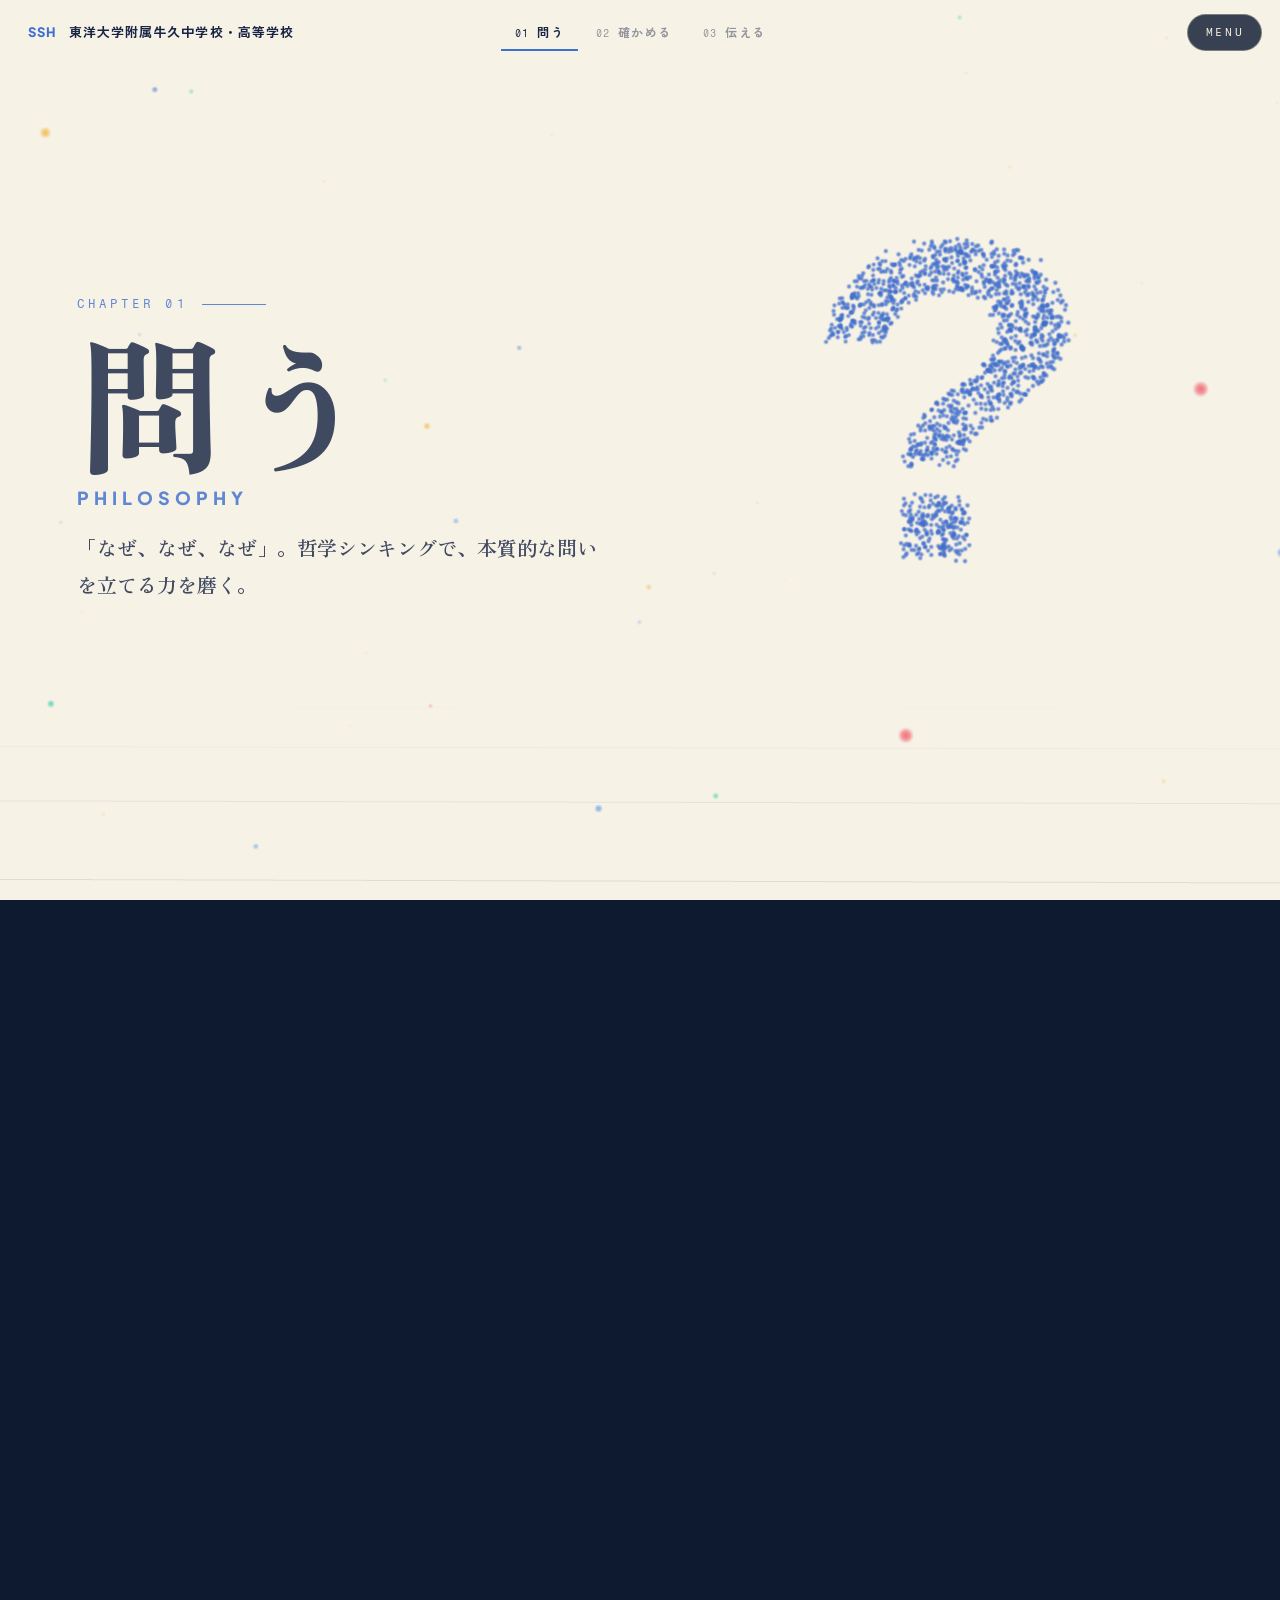
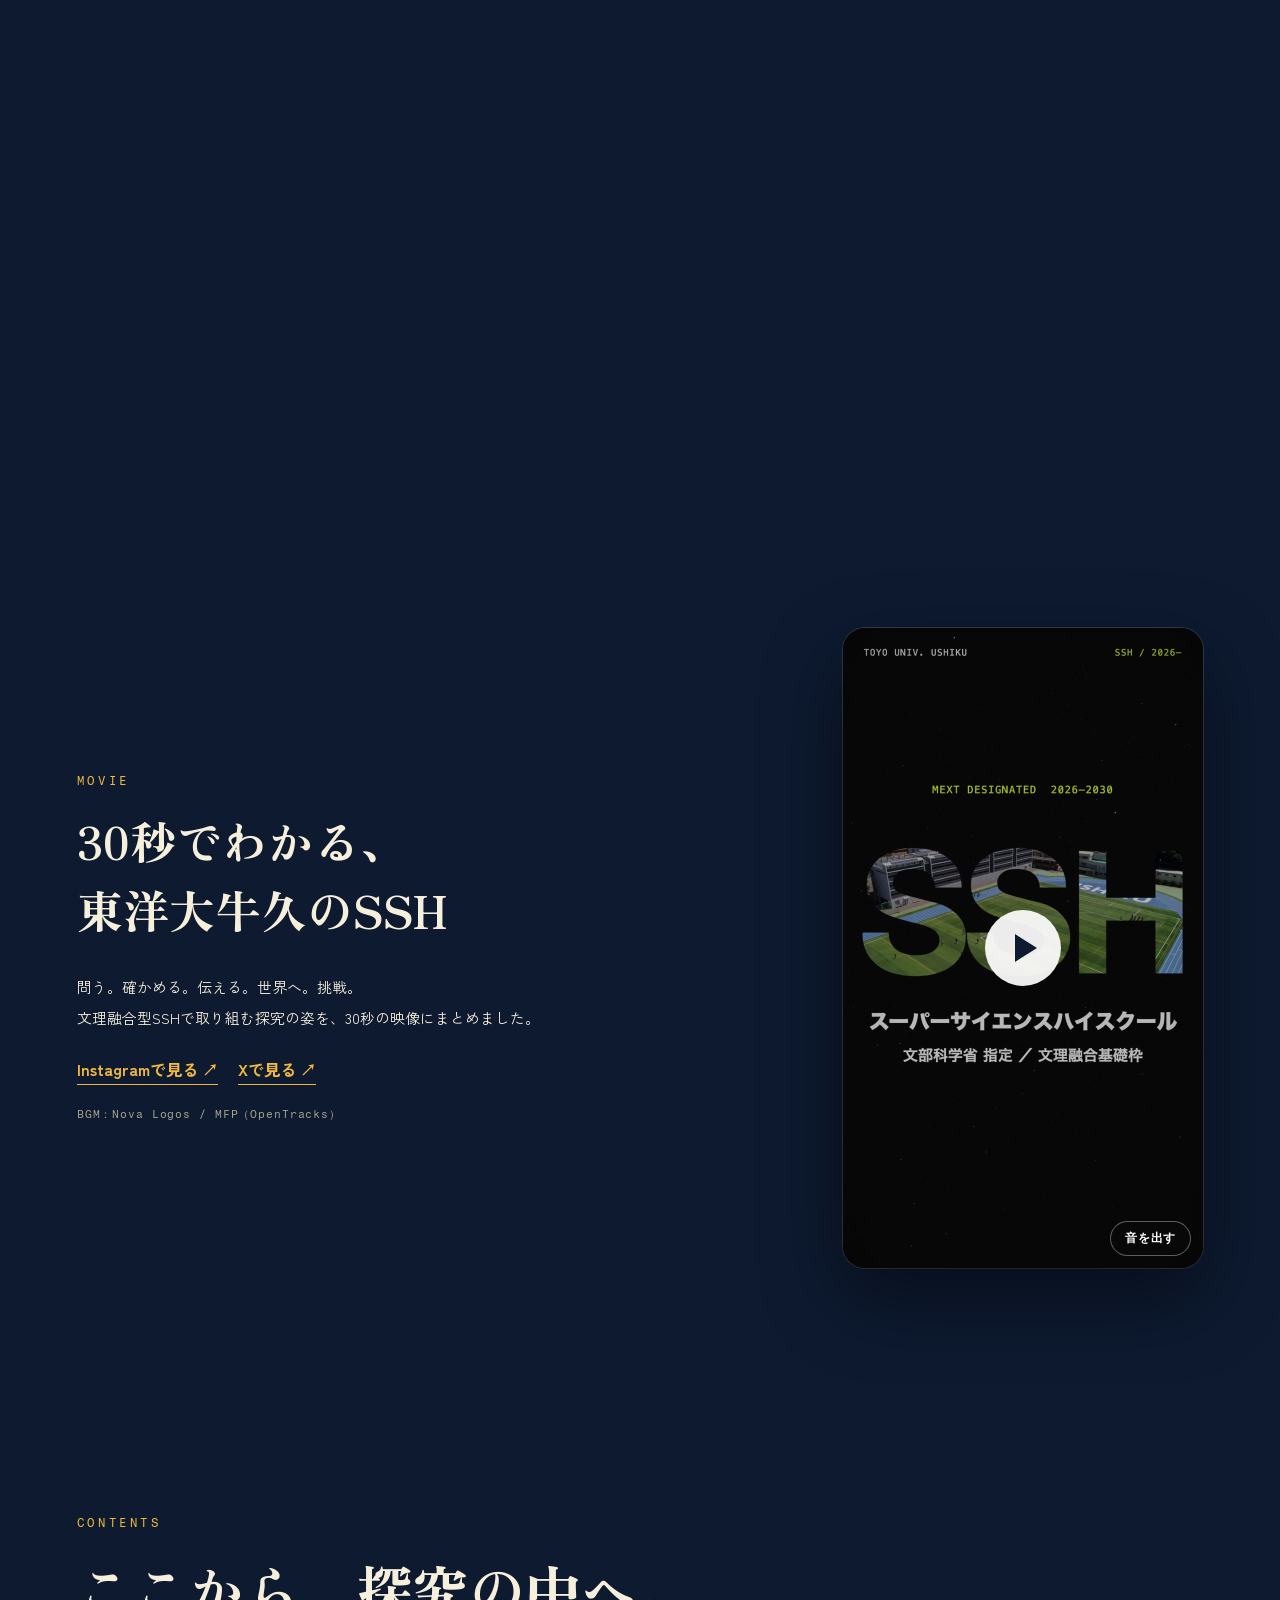
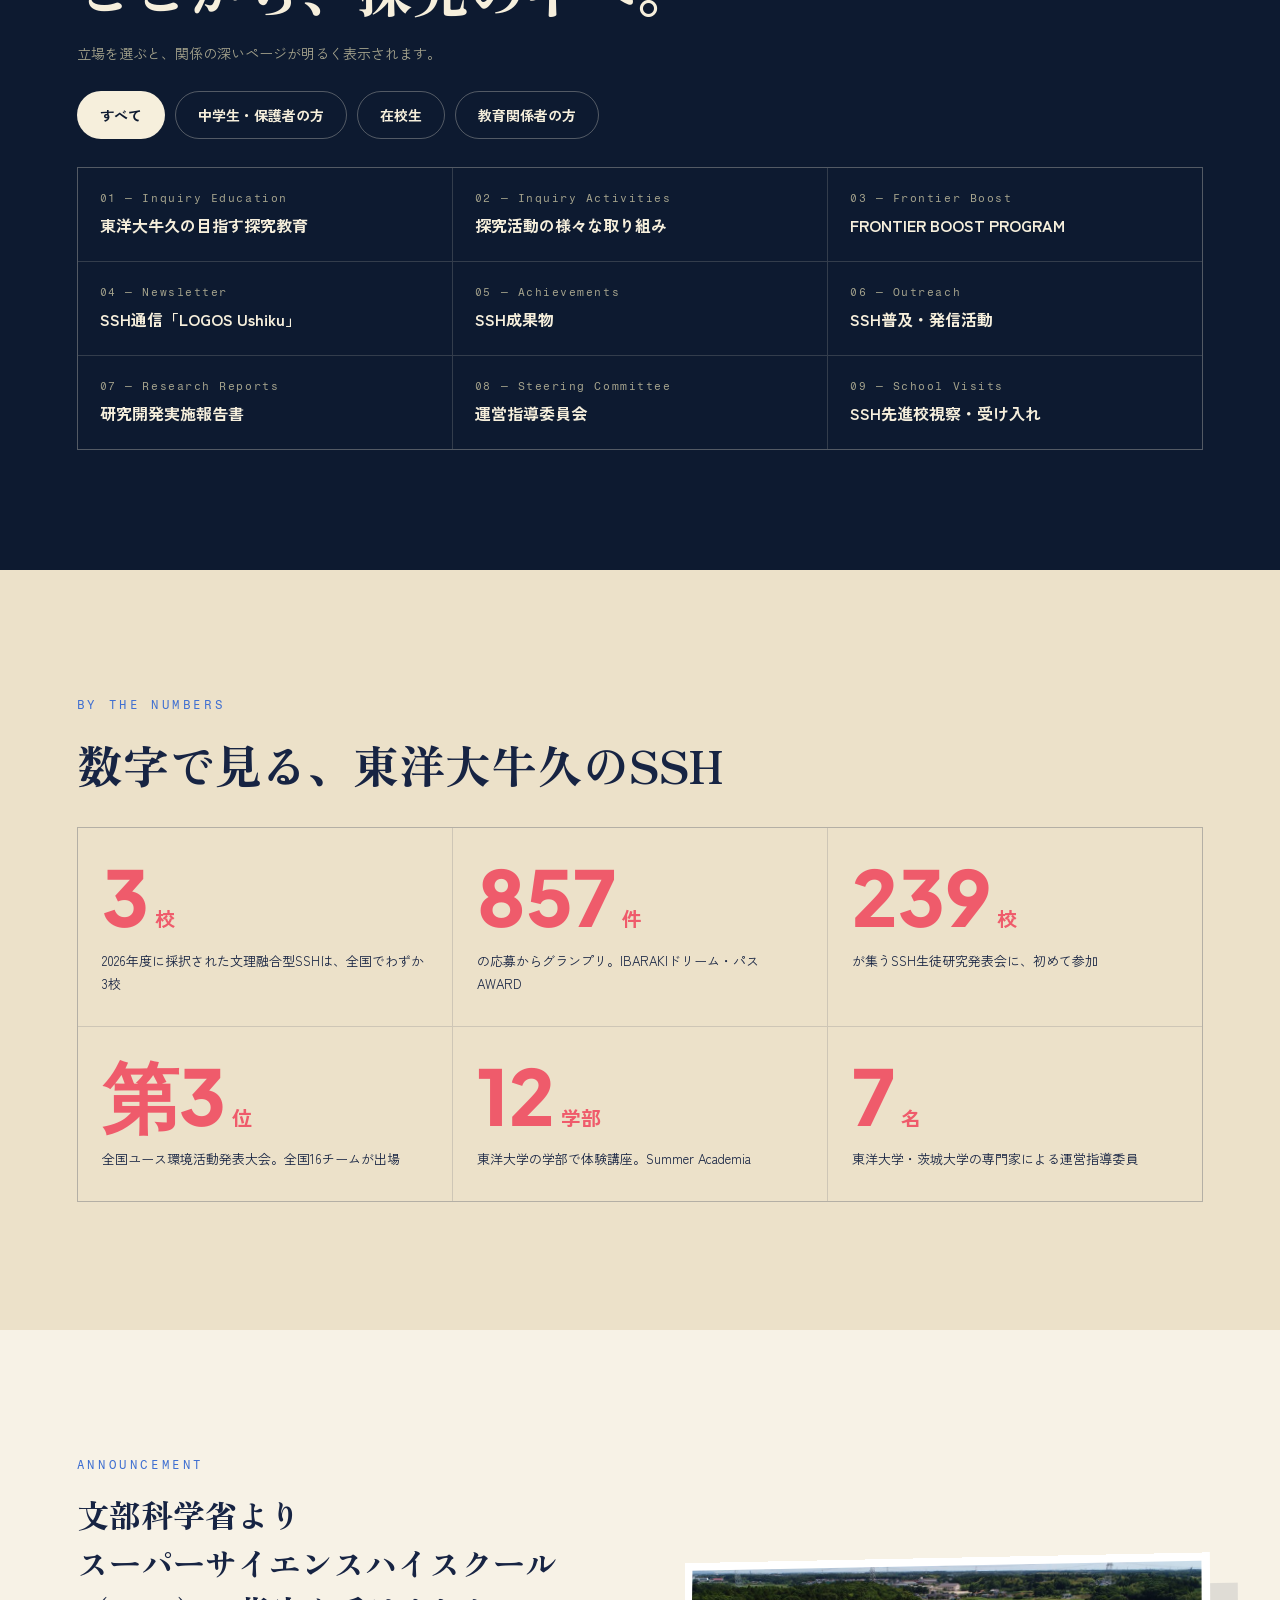
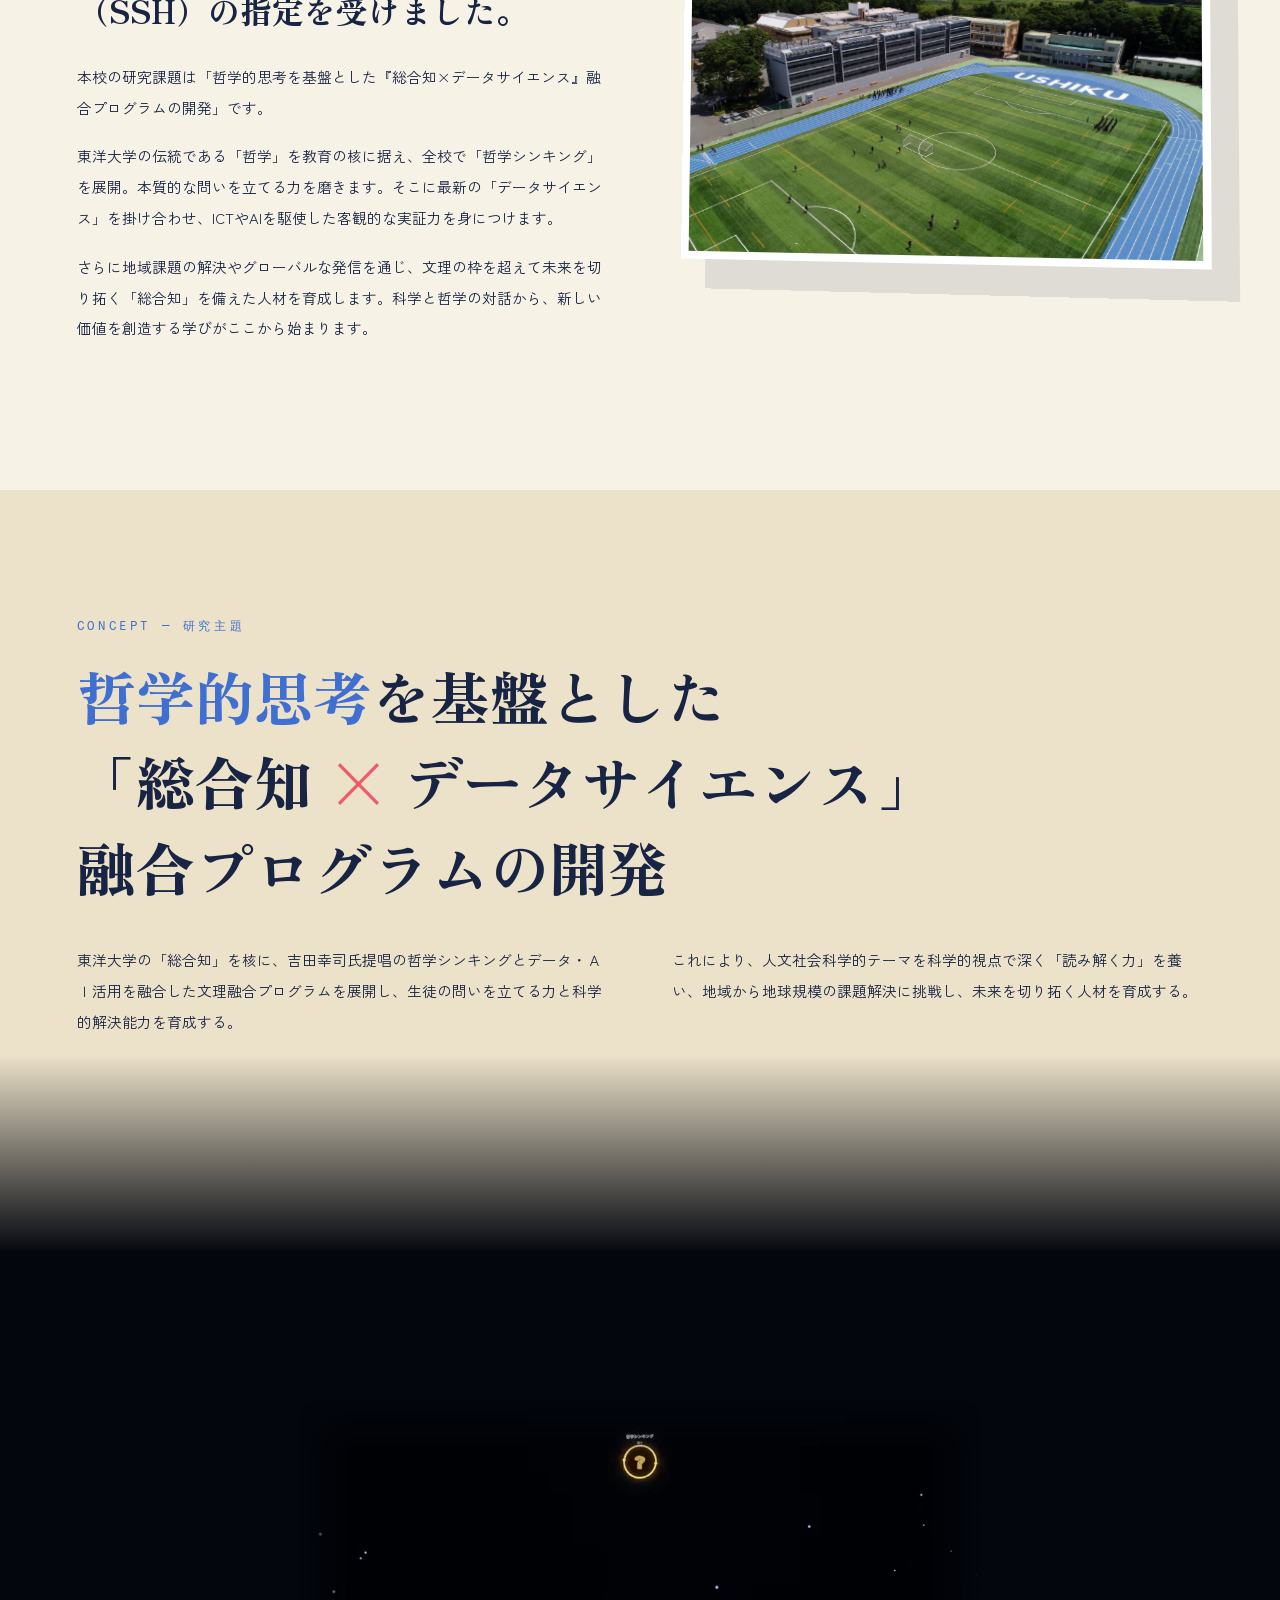
<file: index.html>
<!DOCTYPE html>
<html lang="ja">
<head>
<meta charset="UTF-8">
<meta name="viewport" content="width=device-width, initial-scale=1.0">
<title>TOYO USHIKU SSH — 東洋大学附属牛久中学校・高等学校 スーパーサイエンスハイスクール特設サイト</title>
<meta name="description" content="東洋大学附属牛久中学校・高等学校 SSH（スーパーサイエンスハイスクール）特設サイト。令和8年度〜 文理融合基礎枠指定校。">
<link rel="canonical" href="https://n-hatayama-ai.github.io/ssh-toyo-ushiku/">
<link rel="icon" type="image/png" sizes="32x32" href="assets/favicon-32.png">
<link rel="apple-touch-icon" sizes="180x180" href="assets/apple-touch-icon.png">
<link rel="icon" type="image/png" sizes="512x512" href="assets/icon-512.png">
<meta property="og:type" content="website">
<meta property="og:locale" content="ja_JP">
<meta property="og:site_name" content="TOYO USHIKU SSH">
<meta property="og:title" content="TOYO USHIKU SSH — 東洋大学附属牛久中学校・高等学校 スーパーサイエンスハイスクール特設サイト">
<meta property="og:description" content="哲学的思考を基盤とした『総合知×データサイエンス』融合プログラム。令和8年度〜 文理融合基礎枠指定校。">
<meta property="og:url" content="https://n-hatayama-ai.github.io/ssh-toyo-ushiku/">
<meta property="og:image" content="https://n-hatayama-ai.github.io/ssh-toyo-ushiku/assets/hero-enryo.jpg">
<meta name="twitter:card" content="summary_large_image">
<meta name="twitter:title" content="TOYO USHIKU SSH — スーパーサイエンスハイスクール特設サイト">
<meta name="twitter:description" content="哲学的思考を基盤とした『総合知×データサイエンス』融合プログラム。令和8年度〜 文理融合基礎枠指定校。">
<meta name="twitter:image" content="https://n-hatayama-ai.github.io/ssh-toyo-ushiku/assets/hero-enryo.jpg">
<link rel="preconnect" href="https://fonts.googleapis.com">
<link rel="preconnect" href="https://fonts.gstatic.com" crossorigin>
<link href="https://fonts.googleapis.com/css2?family=Zen+Kaku+Gothic+New:wght@300;400;500;700;900&family=Zen+Old+Mincho:wght@400;600;900&family=Plus+Jakarta+Sans:wght@700;800&family=Fragment+Mono&display=swap" rel="stylesheet">
<style>
  /* 配色・書体は本番サイト（style.css）の変数と同じ値 */
  :root {
    --bg: #f7f2e6; --bg-soft: #ece1c9; --fg: #172443; --muted: #5c6270; --line: rgba(23,36,67,.14);
    --accent: #3f6fd1; --accent-2: #9cc2f5; --dark: #0d1a30; --dark-fg: #f6efdc; --dark-muted: #a6a48d;
    --vivid-gold: #f0b93e; --vivid-coral: #ef5b6b; --vivid-teal: #2fd0a8; --vivid-blue: #5b9df0;
    --font-jp: 'Zen Kaku Gothic New', 'Hiragino Sans', sans-serif; --font-latin: 'Plus Jakarta Sans', sans-serif;
    --font-mono: 'Fragment Mono', monospace; --font-mincho: 'Zen Old Mincho', 'Hiragino Mincho ProN', serif;
    --ease: cubic-bezier(.16,.84,.24,1);
  }
  * { box-sizing: border-box; margin: 0; }
  html { background: var(--dark); }
  body { color: var(--fg); font-family: var(--font-jp); }
  #scroller { height: 1300vh; }
  #stage { position: fixed; inset: 0; }
  canvas { display: block; }

  .overlay { position: fixed; inset: 0; pointer-events: none; z-index: 2; color: var(--dark-fg); transition: color .5s; --ch: var(--vivid-gold); --cap: var(--accent); }
  .overlay.light { color: var(--fg); }
  .brand { position: absolute; top: 22px; left: 28px; display: flex; align-items: center; gap: 12px; font-weight: 700; font-size: 13px; letter-spacing: .08em; }
  .brand b { font-family: var(--font-latin); font-weight: 800; color: var(--vivid-gold); transition: color .5s; }
  .overlay.light .brand b { color: var(--accent); }

  .hero { position: absolute; left: 6vw; bottom: 10vh; max-width: 600px; }
  .eyebrow { font-family: var(--font-mono); font-size: 12px; letter-spacing: .3em; color: var(--vivid-teal); margin-bottom: 18px; }
  .title { font-family: var(--font-latin); font-weight: 800; font-size: clamp(44px, 7.4vw, 96px); line-height: .92; letter-spacing: -.01em; perspective: 600px; }
  .title .gold { color: var(--vivid-gold); }
  /* 文字が1文字ずつ起き上がる */
  .ch-in { display: inline-block; opacity: 0; transform: translateY(.55em) rotateX(-80deg); transform-origin: 50% 100%; animation: rise .9s var(--ease) forwards; animation-delay: calc(var(--i) * 45ms + .35s); }
  @keyframes rise { to { opacity: 1; transform: none; } }
  .lead { margin-top: 22px; font-family: var(--font-mincho); font-weight: 600; font-size: clamp(15px, 1.7vw, 21px); line-height: 1.8; opacity: 0; animation: fade 1.2s .95s forwards; }
  @keyframes fade { to { opacity: 1; } }
  .lead small { display: block; margin-top: 8px; font-family: var(--font-mono); font-size: 11px; letter-spacing: .14em; color: var(--dark-muted); }
  .scroll-cue { position: absolute; left: 50%; bottom: 26px; transform: translateX(-50%); font-family: var(--font-mono); font-size: 11px; letter-spacing: .3em; color: var(--dark-muted); display: flex; flex-direction: column; align-items: center; gap: 10px; }
  .scroll-cue i { display: block; width: 1px; height: 44px; background: linear-gradient(var(--vivid-gold), transparent); animation: cue 1.8s var(--ease) infinite; transform-origin: top; }
  @keyframes cue { 0% { transform: scaleY(0); } 60% { transform: scaleY(1); } 100% { transform: scaleY(1); opacity: 0; } }

  /* 章の扉 */
  .chapter { position: absolute; left: 6vw; top: 50%; transform: translateY(-50%); max-width: min(600px, 50vw); opacity: 0; }
  .chapter .ch-no { font-family: var(--font-mono); font-size: 12px; letter-spacing: .34em; color: var(--ch); display: flex; align-items: center; gap: 14px; }
  .chapter .ch-no::after { content: ''; width: 64px; height: 1px; background: currentColor; }
  .chapter h2 { font-family: var(--font-mincho); font-weight: 900; font-size: clamp(64px, 11.5vw, 164px); line-height: 1.08; margin: 10px 0 6px; letter-spacing: .02em; white-space: nowrap; }
  .chapter h2 span { display: inline-block; opacity: 0; transform: translateY(.35em); transition: transform .8s var(--ease), opacity .8s; transition-delay: calc(var(--i) * 90ms); }
  .chapter.on h2 span { opacity: 1; transform: none; }
  .chapter .ch-en { font-family: var(--font-latin); font-weight: 800; font-size: clamp(13px, 1.5vw, 18px); letter-spacing: .28em; color: var(--ch); }
  .chapter .ch-lead { margin-top: 20px; font-family: var(--font-mincho); font-weight: 600; font-size: clamp(15px, 1.6vw, 20px); line-height: 1.85; max-width: 26em; }

  .caption { position: absolute; left: 6vw; right: 6vw; bottom: 8vh; opacity: 0; }
  .caption .label { font-family: var(--font-mono); font-size: 11px; letter-spacing: .3em; color: var(--cap); margin-bottom: 10px; }
  .caption .row { display: flex; align-items: baseline; gap: 20px; }
  .caption .no { font-family: var(--font-latin); font-weight: 800; font-size: clamp(44px, 7vw, 92px); line-height: .9; color: transparent; -webkit-text-stroke: 1.5px currentColor; }
  .overlay .caption .no { -webkit-text-stroke-color: var(--dark-fg); }
  .overlay.light .caption .no { -webkit-text-stroke-color: var(--fg); }
  .caption .txt { font-family: var(--font-mincho); font-weight: 600; font-size: clamp(16px, 2.2vw, 28px); line-height: 1.45; }
  .caption .txt span { display: inline-block; transition: transform .5s var(--ease), opacity .5s; }
  .caption .txt.swap span { transform: translateY(14px); opacity: 0; transition: none; }
  .caption .tap { margin-top: 10px; font-size: 11px; letter-spacing: .1em; opacity: .6; }
  .rail { position: absolute; right: 26px; top: 50%; transform: translateY(-50%); display: flex; flex-direction: column; gap: 9px; opacity: 0; }
  .rail i { width: 2px; height: 18px; background: currentColor; opacity: .2; transition: opacity .3s, height .3s, background .3s; }
  .rail i.gap { margin-top: 14px; }
  .rail i.on { background: var(--cap); opacity: 1; height: 30px; }

  @media (max-width: 760px) {
    .hero { bottom: 15vh; } .scroll-cue { bottom: 14px; } .scroll-cue i { height: 26px; }
    .chapter { top: auto; bottom: 11vh; transform: none; right: 6vw; max-width: none; }
    .rail { right: 12px; }
  }

  /* 写真を押したときの詳細 */
  .detail { position: fixed; inset: 0; z-index: 10; background: rgba(13,26,48,.9); display: none; align-items: center; justify-content: center; padding: 5vw; }
  .detail.open { display: flex; }
  .detail figure { max-width: 980px; width: 100%; color: var(--dark-fg); animation: pop .5s var(--ease); }
  @keyframes pop { from { opacity: 0; transform: translateY(24px) scale(.97); } }
  .detail img { width: 100%; max-height: 62vh; object-fit: contain; display: block; background: #fff; padding: 8px; }
  .detail .d-ch { font-family: var(--font-mono); font-size: 11px; letter-spacing: .3em; color: var(--vivid-gold); margin: 18px 0 8px; }
  .detail figcaption { font-family: var(--font-mincho); font-weight: 600; font-size: clamp(18px, 2.4vw, 28px); }
  .detail .d-links { margin-top: 18px; display: flex; gap: 12px; flex-wrap: wrap; }
  .detail a, .detail button { font: 700 13px var(--font-jp); padding: 11px 18px; border: 1px solid rgba(246,239,220,.4); background: none; color: var(--dark-fg); text-decoration: none; cursor: pointer; }
  .detail a { background: var(--vivid-gold); color: var(--dark); border-color: var(--vivid-gold); }

  /* 3Dの区間が終わると、通常のページがその上に重なって続く */
  .after { position: relative; z-index: 3; background: var(--dark); color: var(--dark-fg); padding: clamp(64px, 10vw, 120px) 6vw; }
  .after .eyebrow { color: var(--vivid-gold); }
  .after h2 { font-family: var(--font-mincho); font-weight: 900; font-size: clamp(30px, 5vw, 56px); margin-bottom: 14px; }
  .after .sub { color: var(--dark-muted); font-size: 14px; margin-bottom: 28px; }
  .aud { display: flex; flex-wrap: wrap; gap: 10px; margin-bottom: 28px; }
  .aud button { font: 700 14px var(--font-jp); padding: 13px 22px; border: 1px solid rgba(246,239,220,.3); border-radius: 99px; background: none; color: var(--dark-fg); cursor: pointer; transition: background .3s, color .3s; }
  .aud button[aria-pressed="true"] { background: var(--dark-fg); color: var(--dark); }
  .after ol { list-style: none; padding: 0; display: grid; grid-template-columns: repeat(3, 1fr); gap: 1px; background: rgba(246,239,220,.16); border: 1px solid rgba(246,239,220,.16); }
  @media (max-width: 760px) { .after ol { grid-template-columns: 1fr; } }
  .after li { background: var(--dark); transition: opacity .4s; }
  .after li.dim { opacity: .22; }
  .after ol a { display: block; padding: 24px 22px; color: var(--dark-fg); text-decoration: none; font-weight: 700; transition: background .3s, color .3s; }
  .after ol a small { display: block; font-family: var(--font-mono); font-weight: 400; font-size: 11px; letter-spacing: .14em; color: var(--dark-muted); margin-bottom: 8px; }
  .after ol a:hover, .after ol a:focus-visible { background: var(--vivid-gold); color: var(--dark); outline: none; }
  .after ol a:hover small, .after ol a:focus-visible small { color: var(--dark); }
  .after p.note { margin-top: 28px; font-size: 12px; color: var(--dark-muted); line-height: 1.8; }

  /* 章ナビ */
  .chapnav { position: absolute; top: 14px; left: 50%; transform: translateX(-50%); display: flex; gap: 4px; opacity: 0; }
  .chapnav.live { pointer-events: auto; }
  .chapnav button { font: 700 12px var(--font-jp); letter-spacing: .1em; padding: 9px 14px; border: 0; background: none; color: inherit; opacity: .45; cursor: pointer; display: flex; gap: 8px; align-items: baseline; border-bottom: 2px solid transparent; transition: opacity .3s, border-color .3s; }
  .chapnav button b { font-family: var(--font-mono); font-weight: 400; font-size: 10px; }
  .chapnav button:hover, .chapnav button:focus-visible { opacity: 1; outline: none; }
  .chapnav button.on { opacity: 1; border-color: var(--cap); }
  @media (max-width: 1000px) { .chapnav { top: 52px; left: 18px; transform: none; } .chapnav button { padding: 7px 10px; } }

  /* メニュー */
  .menu-btn { position: fixed; top: 14px; right: 18px; z-index: 21; font: 400 11px var(--font-mono); letter-spacing: .26em; padding: 11px 16px 11px 18px; border: 1px solid rgba(246,239,220,.35); border-radius: 99px; background: rgba(13,26,48,.82); color: var(--dark-fg); cursor: pointer; backdrop-filter: blur(6px); -webkit-backdrop-filter: blur(6px); }
  .menu-btn:hover, .menu-btn:focus-visible { background: var(--vivid-gold); color: var(--dark); outline: none; }
  .menu { position: fixed; inset: 0; z-index: 20; background: rgba(13,26,48,.97); color: var(--dark-fg); padding: 84px 6vw 40px; overflow: auto; visibility: hidden; opacity: 0; transition: opacity .35s, visibility .35s; }
  .menu.open { visibility: visible; opacity: 1; }
  .menu .cols { display: grid; grid-template-columns: 1fr 1fr; gap: 6vw; max-width: 1100px; margin: 0 auto; }
  @media (max-width: 760px) { .menu .cols { grid-template-columns: 1fr; gap: 36px; } }
  .menu h3 { font: 400 11px var(--font-mono); letter-spacing: .3em; color: var(--vivid-gold); margin-bottom: 14px; }
  .menu ul { list-style: none; padding: 0; }
  .menu li { border-bottom: 1px solid rgba(246,239,220,.14); transform: translateY(14px); opacity: 0; transition: transform .5s var(--ease), opacity .5s; transition-delay: calc(var(--i) * 30ms); }
  .menu.open li { transform: none; opacity: 1; }
  .menu li a { display: flex; justify-content: space-between; gap: 12px; padding: 13px 2px; color: var(--dark-fg); text-decoration: none; font-weight: 700; font-size: clamp(15px, 1.6vw, 19px); }
  .menu li a:hover, .menu li a:focus-visible { color: var(--vivid-gold); outline: none; }
  .menu li a small { font: 400 10px var(--font-mono); letter-spacing: .14em; color: var(--dark-muted); align-self: center; }
  body.no-3d .only-3d { display: none; }

  /* 3Dの後に続く通常セクション */
  .sec { position: relative; z-index: 3; padding: clamp(72px, 10vw, 130px) 6vw; }
  .sec.cream { background: var(--bg); color: var(--fg); } .sec.soft { background: var(--bg-soft); color: var(--fg); } .sec.navy { background: var(--dark); color: var(--dark-fg); }
  .sec .in { max-width: 1160px; margin: 0 auto; }
  /* SSH紹介動画 */
  .movie .in { display: grid; grid-template-columns: 1fr auto; gap: clamp(32px, 6vw, 96px); align-items: center; }
  @media (max-width: 860px) { .movie .in { grid-template-columns: 1fr; justify-items: center; } .movie .txt { justify-self: stretch; } }
  .movie .frame { position: relative; width: min(360px, 82vw); aspect-ratio: 9 / 16; border-radius: 22px; overflow: hidden; background: #000; box-shadow: 0 30px 80px rgba(0,0,0,.45), 0 0 0 1px rgba(246,239,220,.16); }
  .movie video { width: 100%; height: 100%; object-fit: cover; display: block; cursor: pointer; }
  .movie .snd { position: absolute; right: 12px; bottom: 12px; font: 700 12px var(--font-mono); letter-spacing: .06em; color: #fff; background: rgba(10,10,10,.62); border: 1px solid rgba(255,255,255,.35); border-radius: 999px; padding: 8px 14px; cursor: pointer; backdrop-filter: blur(6px); }
  .movie .snd:hover, .movie .snd:focus-visible { background: var(--vivid-gold); color: var(--dark); outline: none; }
  .movie .play { position: absolute; inset: 0; display: none; place-items: center; background: rgba(0,0,0,.28); border: 0; cursor: pointer; }
  .movie .play span { width: 76px; height: 76px; border-radius: 50%; background: rgba(255,255,255,.92); display: grid; place-items: center; }
  .movie .play span::before { content: ""; margin-left: 6px; border-style: solid; border-width: 14px 0 14px 22px; border-color: transparent transparent transparent var(--dark); }
  .movie.paused .play { display: grid; }
  .movie .ig { display: inline-block; margin: 6px 20px 0 0; color: var(--vivid-gold); font-weight: 700; text-decoration: none; border-bottom: 1px solid currentColor; padding-bottom: 2px; }
  .movie .credit { margin-top: 22px; font: 400 11px var(--font-mono); letter-spacing: .08em; color: var(--dark-muted); }
  .sec .eyebrow { color: var(--accent); } .sec.navy .eyebrow { color: var(--vivid-gold); }
  .sec h2 { font-family: var(--font-mincho); font-weight: 900; font-size: clamp(26px, 3.8vw, 46px); line-height: 1.5; margin-bottom: 28px; }
  .sec p.body { font-size: clamp(14px, 1.15vw, 16px); line-height: 2.1; margin-bottom: 1.2em; }
  #announcement h2 { font-size: clamp(22px, 2.5vw, 34px); }
  @media (max-width: 760px) { .brand { left: 18px; font-size: 11px; letter-spacing: .02em; gap: 8px; } }
  .nums { display: grid; grid-template-columns: repeat(3, 1fr); gap: 1px; background: var(--line); border: 1px solid var(--line); }
  @media (max-width: 760px) { .nums { grid-template-columns: repeat(2, 1fr); } }
  .nums a { background: var(--bg-soft); padding: 30px 24px; color: var(--fg); text-decoration: none; transition: background .3s, color .3s; }
  .nums a:hover, .nums a:focus-visible { background: var(--fg); color: var(--bg); outline: none; }
  .nums b { display: block; font: 800 clamp(44px, 6vw, 84px) var(--font-latin); line-height: 1; color: var(--vivid-coral); }
  .nums b i { font-style: normal; } .nums b small { font: 700 .26em var(--font-jp); margin-left: 6px; }
  .nums span { display: block; margin-top: 14px; font-size: 13px; line-height: 1.8; }
  .two { display: grid; grid-template-columns: 1fr 1fr; gap: clamp(28px, 5vw, 72px); align-items: center; }
  @media (max-width: 860px) { .two { grid-template-columns: 1fr; } }
  .sec figure img { width: 100%; display: block; }
  .sec figcaption { font: 400 11px var(--font-mono); letter-spacing: .08em; color: var(--muted); margin-top: 10px; line-height: 1.7; }
  .tilt { transform: perspective(900px) rotateY(-7deg) rotateX(2deg); box-shadow: 26px 30px 0 rgba(23,36,67,.1); border: 8px solid #fff; transition: transform .8s var(--ease); }
  .tilt:hover { transform: perspective(900px) rotateY(0) rotateX(0); }
  .theme { font-family: var(--font-mincho); font-weight: 900; font-size: clamp(28px, 4.6vw, 62px); line-height: 1.45; margin-bottom: 36px; }
  .theme em { font-style: normal; color: var(--accent); } .theme i { font-style: normal; color: var(--vivid-coral); }
  .tri { background: #fff; padding: clamp(10px, 2vw, 22px); margin-top: 40px; }
  .pulse { max-width: 680px; margin: 48px auto 0; }
  /* 研究主題：動画→静止図をスクロールで入れ替え（JSが .on を付けたときだけ。無いときは縦に並ぶ） */
  /* 固定中は画面幅いっぱいの暗い舞台（動画の背景色に合わせる）。図に入れ替わるにつれてクリーム色へ戻る */
  #concept { overflow-x: clip; }
  .swap.on { position: relative; height: 250vh; margin-top: 22vh; }
  .swap.on::before { content: ""; position: absolute; left: 50%; width: 100vw; transform: translateX(-50%); top: -22vh; height: 22vh; background: linear-gradient(to bottom, rgba(3,6,13,0), #03060d); pointer-events: none; }
  .swap.on .swap-pin { position: sticky; top: 0; height: 100vh; height: 100svh; display: grid; place-items: center; isolation: isolate; }
  .swap.on .swap-pin::before { content: ""; position: absolute; z-index: -1; left: 50%; width: 100vw; transform: translateX(-50%); top: 0; bottom: 0; background: rgba(3,6,13, calc(1 - var(--k, 0))); }
  .swap.on .pulse figcaption, .swap.on .hint { color: rgba(246,239,220,.62); }
  .swap.on .pulse .stage { background-color: #03060d; box-shadow: none; -webkit-mask-image: linear-gradient(to right, transparent, #000 8%, #000 92%, transparent), linear-gradient(to bottom, transparent, #000 9%, #000 91%, transparent); -webkit-mask-composite: source-in; mask-image: linear-gradient(to right, transparent, #000 8%, #000 92%, transparent), linear-gradient(to bottom, transparent, #000 9%, #000 91%, transparent); mask-composite: intersect; }
  .swap.on .swap-pin > figure { grid-area: 1 / 1; margin: 0; will-change: opacity, transform; }
  .swap.on .pulse { width: min(680px, 100%, calc(72vh * 1.185)); max-width: none; opacity: calc(1 - var(--k, 0)); transform: scale(calc(1 - .08 * var(--k, 0))); }
  .swap.on .tri { width: min(1000px, 100%); opacity: var(--k, 0); transform: scale(calc(.94 + .06 * var(--k, 0))); }
  .swap.on.shown-tri .pulse, .swap.on:not(.shown-tri) .tri { pointer-events: none; }
  .swap .hint { position: absolute; left: 50%; bottom: 4vh; transform: translateX(-50%); font: 400 11px var(--font-mono); letter-spacing: .12em; color: var(--muted); opacity: calc(1 - var(--k, 0) * 3); display: none; }
  .swap.on .hint { display: block; }
  .pulse .stage { position: relative; aspect-ratio: 960 / 810; background: #0d1a30 url(assets/movie/concept-poster.jpg) center / cover; overflow: hidden; box-shadow: 0 24px 60px rgba(13,26,48,.22); }
  .pulse video { position: absolute; inset: 0; width: 100%; height: 100%; object-fit: cover; display: block; transition: opacity .2s; }
  .pulse .loop, .pulse.looping .intro { opacity: 0; } .pulse.looping .loop { opacity: 1; }
  .pulse figcaption { text-align: center; }
  .why { font-family: var(--font-mincho); font-weight: 900; font-size: clamp(40px, 8vw, 112px); line-height: 1.15; color: var(--vivid-gold); margin-bottom: 36px; }
  .why span { display: inline-block; opacity: 0; transform: translateY(.4em); transition: transform .9s var(--ease), opacity .9s; transition-delay: calc(var(--i) * 260ms + .2s); }
  .rv.in-view .why span, .why.in-view span { opacity: 1; transform: none; }
  .msg { display: grid; grid-template-columns: 1fr 240px; gap: clamp(28px, 5vw, 72px); align-items: start; }
  @media (max-width: 860px) { .msg { grid-template-columns: 1fr; } .msg figure { max-width: 200px; } }
  .msg figcaption { color: var(--dark-muted); } .msg figcaption b { display: block; font: 700 18px var(--font-jp); letter-spacing: .2em; color: var(--dark-fg); margin-top: 4px; }
  .sns { display: grid; grid-template-columns: 1fr 1fr; gap: 20px; }
  @media (max-width: 760px) { .sns { grid-template-columns: 1fr; } }
  .sns a { display: block; padding: 30px 28px; border: 1px solid var(--line); color: var(--fg); text-decoration: none; background: rgba(255,255,255,.5); transition: background .3s, color .3s, transform .5s var(--ease); }
  .sns a:hover, .sns a:focus-visible { background: var(--fg); color: var(--bg); transform: translateY(-4px); outline: none; }
  .sns .name { font-family: var(--font-latin); font-weight: 800; font-size: 26px; } .sns .id { font: 400 12px var(--font-mono); opacity: .7; margin: 4px 0 22px; }
  .sns .nums { display: flex; gap: 36px; margin-bottom: 18px; } .sns .nums b { display: block; font-family: var(--font-latin); font-weight: 800; font-size: clamp(34px, 4vw, 52px); line-height: 1; }
  .sns .nums span { font-size: 11px; letter-spacing: .14em; opacity: .7; } .sns p { font-size: 13px; line-height: 1.8; }
  .foot { position: relative; z-index: 3; background: #091425; color: var(--dark-fg); padding: 56px 6vw 40px; }
  .foot .in { max-width: 1160px; margin: 0 auto; display: flex; flex-wrap: wrap; gap: 28px; align-items: center; justify-content: space-between; }
  .foot .id { display: flex; gap: 16px; align-items: center; } .foot .id img { width: 54px; height: 54px; object-fit: contain; background: #fff; border-radius: 50%; padding: 5px; }
  .foot .id b { display: block; font-size: 15px; } .foot .id span { font: 400 10px var(--font-mono); letter-spacing: .2em; color: var(--dark-muted); }
  .foot a.top { font-weight: 700; font-size: 14px; color: var(--dark); background: var(--vivid-gold); padding: 14px 22px; text-decoration: none; }
  .foot small { display: block; width: 100%; font: 400 10px var(--font-mono); letter-spacing: .08em; color: var(--dark-muted); line-height: 1.9; border-top: 1px solid rgba(246,239,220,.14); padding-top: 20px; }
  .rv { opacity: 0; transform: translateY(30px); transition: transform 1s var(--ease), opacity 1s; }
  .rv.in-view { opacity: 1; transform: none; }
  @media (prefers-reduced-motion: reduce) { .rv, .why span { opacity: 1; transform: none; transition: none; } .tilt { transform: none; } }

  .fallback { display: none; background: var(--bg); padding: 90px 6vw 48px; }
  .fallback .emb { width: min(60vw, 300px); display: block; margin: 0 auto 32px; }
  .fallback h3 { font-family: var(--font-mincho); font-size: 26px; margin: 34px 0 6px; }
  .fallback h3 small { font-family: var(--font-mono); font-size: 11px; letter-spacing: .2em; color: var(--accent); display: block; }
  .fallback p { font-size: 14px; margin-bottom: 14px; }
  .fallback .grid { display: grid; grid-template-columns: repeat(auto-fill, minmax(240px, 1fr)); gap: 16px; }
  .fallback img { width: 100%; border-radius: 6px; display: block; }
  .fallback figcaption { font-size: 13px; margin-top: 6px; }
  body.no-3d .fallback { display: block; }
  body.no-3d #stage, body.no-3d #scroller, body.no-3d .overlay { display: none; }
</style>
<script data-goatcounter="https://ssh-toyo-ushiku.goatcounter.com/count" async src="//gc.zgo.at/count.js"></script>
</head>
<body>
<div id="stage"></div>
<div id="scroller"></div>

<div class="overlay" id="overlay">
  <div class="brand"><b>SSH</b>東洋大学附属牛久中学校・高等学校</div>
  <div class="hero" id="hero">
    <p class="eyebrow">SUPER SCIENCE HIGH SCHOOL</p>
    <h1 class="title" id="title" aria-label="TOYO USHIKU SSH"></h1>
    <p class="lead">哲学的思考を基盤とした<br>「総合知 × データサイエンス」<small>令和8年度〜 文理融合基礎枠指定校</small></p>
  </div>
  <div class="scroll-cue" id="cue">SCROLL<i></i></div>
  <div class="chapter" id="chapter">
    <p class="ch-no" id="chNo"></p>
    <h2 id="chJp"></h2>
    <p class="ch-en" id="chEn"></p>
    <p class="ch-lead" id="chLead"></p>
  </div>
  <div class="caption" id="caption">
    <p class="label" id="capLabel"></p>
    <div class="row"><span class="no" id="capNo">01</span><span class="txt" id="capTxt"><span></span></span></div>
    <p class="tap">写真を押すと、くわしく見られます</p>
  </div>
  <div class="rail" id="rail"></div>
  <div class="chapnav" id="chapnav" aria-label="章へ移動"></div>
</div>

<button class="menu-btn" id="menuBtn" type="button" aria-expanded="false" aria-controls="menu">MENU</button>
<nav class="menu" id="menu" aria-label="メニュー">
  <div class="cols">
    <div><h3>ON THIS PAGE</h3><ul id="menuPage"></ul></div>
    <div><h3>CONTENTS</h3><ul id="menuContents"></ul></div>
  </div>
</nav>

<div class="detail" id="detail" role="dialog" aria-modal="true" aria-label="写真の詳細">
  <figure>
    <img id="dImg" alt="">
    <p class="d-ch" id="dCh"></p>
    <figcaption id="dCap"></figcaption>
    <div class="d-links"><a id="dLink"></a><button id="dClose" type="button">閉じる</button></div>
  </figure>
</div>

<div class="fallback">
  <img class="emb" src="assets/concept-emblem.png" alt="SSHエンブレム：総合知×データサイエンス">
  <div id="fallbackBody"></div>
</div>

<section class="sec navy movie" id="movie"><div class="in">
  <div class="txt rv">
    <p class="eyebrow">MOVIE</p>
    <h2>30秒でわかる、<br>東洋大牛久のSSH</h2>
    <p class="body">問う。確かめる。伝える。世界へ。挑戦。<br>文理融合型SSHで取り組む探究の姿を、30秒の映像にまとめました。</p>
    <p class="links"><a class="ig" href="https://www.instagram.com/reel/DfwS82vorbf/" target="_blank" rel="noopener">Instagramで見る ↗</a><a class="ig" href="https://x.com/toyo_ushiku2023/status/2122180637637718456" target="_blank" rel="noopener">Xで見る ↗</a></p>
    <p class="credit">BGM：Nova Logos / MFP（OpenTracks）</p>
  </div>
  <div class="frame rv">
    <video src="assets/movie/ssh-short.mp4" poster="assets/movie/ssh-short-poster.jpg" muted loop playsinline preload="metadata" aria-label="東洋大牛久のSSHを紹介する30秒の動画"></video>
    <button class="play" type="button" aria-label="再生"><span></span></button>
    <button class="snd" type="button">音を出す</button>
  </div>
</div></section>

<section class="after" id="entrance">
  <p class="eyebrow">CONTENTS</p>
  <h2>ここから、探究の中へ。</h2>
  <p class="sub">立場を選ぶと、関係の深いページが明るく表示されます。</p>
  <div class="aud" id="aud"></div>
  <ol id="contents"></ol>
</section>

<section class="sec soft" id="numbers"><div class="in">
  <p class="eyebrow">BY THE NUMBERS</p>
  <h2 class="rv">数字で見る、東洋大牛久のSSH</h2>
  <div class="nums rv">
    <a data-go="inquiry"><b><i data-count="3">3</i><small>校</small></b><span>2026年度に採択された文理融合型SSHは、全国でわずか3校</span></a>
    <a data-go="activities#dreampass"><b><i data-count="857">857</i><small>件</small></b><span>の応募からグランプリ。IBARAKIドリーム・パスAWARD</span></a>
    <a data-go="activities#sshconf"><b><i data-count="239">239</i><small>校</small></b><span>が集うSSH生徒研究発表会に、初めて参加</span></a>
    <a data-go="activities#youth"><b>第<i data-count="3">3</i><small>位</small></b><span>全国ユース環境活動発表大会。全国16チームが出場</span></a>
    <a data-go="frontier"><b><i data-count="12">12</i><small>学部</small></b><span>東洋大学の学部で体験講座。Summer Academia</span></a>
    <a data-go="committee"><b><i data-count="7">7</i><small>名</small></b><span>東洋大学・茨城大学の専門家による運営指導委員</span></a>
  </div>
</div></section>

<section class="sec cream" id="announcement"><div class="in two">
  <div class="rv">
    <p class="eyebrow">ANNOUNCEMENT</p>
    <h2>文部科学省より<br>スーパーサイエンスハイスクール<br>（SSH）の指定を受けました。</h2>
    <p class="body">本校の研究課題は「哲学的思考を基盤とした『総合知×データサイエンス』融合プログラムの開発」です。</p>
    <p class="body">東洋大学の伝統である「哲学」を教育の核に据え、全校で「哲学シンキング」を展開。本質的な問いを立てる力を磨きます。そこに最新の「データサイエンス」を掛け合わせ、ICTやAIを駆使した客観的な実証力を身につけます。</p>
    <p class="body">さらに地域課題の解決やグローバルな発信を通じ、文理の枠を超えて未来を切り拓く「総合知」を備えた人材を育成します。科学と哲学の対話から、新しい価値を創造する学びがここから始まります。</p>
  </div>
  <figure class="rv"><img class="tilt" src="assets/announce-aerial.jpg" alt="東洋大学附属牛久中学校・高等学校 グラウンド空撮" loading="lazy"></figure>
</div></section>

<section class="sec soft" id="concept"><div class="in">
  <div class="rv">
    <p class="eyebrow">CONCEPT — 研究主題</p>
    <p class="theme"><em>哲学的思考</em>を基盤とした<br>「総合知 <i>×</i> データサイエンス」<br>融合プログラムの開発</p>
  </div>
  <div class="two rv" style="align-items:start">
    <p class="body">東洋大学の「総合知」を核に、吉田幸司氏提唱の哲学シンキングとデータ・ＡＩ活用を融合した文理融合プログラムを展開し、生徒の問いを立てる力と科学的解決能力を育成する。</p>
    <p class="body">これにより、人文社会科学的テーマを科学的視点で深く「読み解く力」を養い、地域から地球規模の課題解決に挑戦し、未来を切り拓く人材を育成する。</p>
  </div>
  <div class="swap" id="conceptSwap"><div class="swap-pin">
  <figure class="pulse" id="conceptPulse">
    <div class="stage" role="img" aria-label="哲学シンキング・Data Science・グローバル教育の三つの柱が集まって三角形をつくり、中心の「総合知」が脈打つアニメーション">
      <video class="intro" muted playsinline preload="metadata" aria-hidden="true"><source src="assets/movie/concept-intro.webm" type="video/webm"><source src="assets/movie/concept-intro.mp4" type="video/mp4"></video>
      <video class="loop" muted loop playsinline preload="none" aria-hidden="true"><source src="assets/movie/concept-loop.webm" type="video/webm"><source src="assets/movie/concept-loop.mp4" type="video/mp4"></video>
    </div>
    <figcaption>三つの柱が集まり、「総合知」が脈打つ</figcaption>
  </figure>
  <figure class="tri"><img src="assets/concept-triangle.jpg" alt="TOYO USHIKU 文理融合SSHモデル図：哲学シンキング・Data Science・グローバル教育の三要素が「総合知」を中心に循環する概念図" loading="lazy"><figcaption>総合知トライアングル ― 哲学シンキング × Data Science × グローバル教育</figcaption></figure>
  <p class="hint" aria-hidden="true">SCROLL ↓</p>
  </div></div>
</div></section>

<section class="sec navy" id="message"><div class="in">
  <p class="eyebrow">MESSAGE</p>
  <p class="why rv" aria-label="なぜ、なぜ、なぜ。"><span style="--i:0">なぜ、</span><span style="--i:1">なぜ、</span><span style="--i:2">なぜ。</span></p>
  <div class="msg rv">
    <div>
      <p class="body">２０２６年度から５年間、本校は、文部科学省より「スーパーサイエンス・ハイスクール（文理融合基礎枠）」の指定を受けました。</p>
      <p class="body">研究主題は「哲学的思考を基盤とした『総合知×データサイエンス』融合プログラムの開発」です。これからの「生成AI時代」を生き抜くことが私たちに問われています。このために、デジタル技術を使いこなして、全ての生徒が「なぜ、なぜ、なぜ」の哲学教育を基礎に探究する姿勢を育み、学びの最適解を探る手法として、「問いを立てる力」を育てていきます。</p>
      <p class="body">「スーパーサイエンス・ハイスクール」といっても、本校が理系に特化・専門になったわけではなく、文理融合型のSSHですから、文系からの疑問を理系が解き明かす、あるいは理系から出てきた結果を文系が総合して解答をまとめ、思考を展開することが重要です。様々な入口はあります。「なぜ、なぜ、なぜ」からどのような思考を展開していくかが問われています。</p>
    </div>
    <figure><img src="assets/principal.jpg" alt="校長 金澤利明" loading="lazy"><figcaption>校長<b>金澤 利明</b></figcaption></figure>
  </div>
</div></section>

<section class="sec cream" id="connect"><div class="in">
  <p class="eyebrow">CONNECT</p>
  <h2 class="rv">公式SNS</h2>
  <div class="sns rv">
    <a href="https://www.instagram.com/toyo_ushiku_official/?hl=ja" target="_blank" rel="noopener"><div class="name">Instagram</div><div class="id">@toyo_ushiku_official ↗</div><div class="nums"><div><b data-count="4202">4,202</b><span>フォロワー</span></div><div><b data-count="880">880</b><span>投稿</span></div></div><p>学校内外の活動報告・告知を中心に発信しています。</p></a>
    <a href="https://x.com/toyo_ushiku2023" target="_blank" rel="noopener"><div class="name">X</div><div class="id">@toyo_ushiku2023 ↗</div><div class="nums"><div><b data-count="583">583</b><span>フォロワー</span></div><div><b data-count="411">411</b><span>投稿</span></div></div><p>行事・活動の速報や学校からのお知らせを発信しています。</p></a>
  </div>
</div></section>

<footer class="foot"><div class="in">
  <div class="id"><img src="assets/school-crest.png" alt="東洋大学附属牛久中学校・高等学校 校章"><div><span>TOYO UNIV. USHIKU</span><b>東洋大学附属牛久中学校・高等学校</b><span>スーパーサイエンスハイスクール特設サイト</span></div></div>
  <a class="top" href="https://www.toyo.ac.jp/ushiku/" target="_blank" rel="noopener">東洋大学附属牛久中学校・高等学校 TOPへ ↗</a>
  <small>TOYO UNIV USHIKU｜webmaster@toyo-ushiku.ed.jp｜029-872-0350<br>© 2026 Toyo University Ushiku Junior &amp; Senior High School. All Rights Reserved.</small>
</div></footer>

<script src="site-data.js"></script>
<script type="importmap">
{ "imports": { "three": "./vendor/three.module.min.js" } }
</script>
<script type="module">
import * as THREE from 'three';
import { RoomEnvironment } from './vendor/RoomEnvironment.js';

const PHOTOS = [
  ['gallery-ssh512.jpg', 'SSH活動の様子（実験・野外調査・発表）', 'activities', ''],
  ['gallery-asaka.jpg', '東洋大学生命科学部での実験講座', 'frontier', ''],
  ['gallery-hall.jpg', '講演会の様子', 'frontier', ''],
  ['gallery-sdgs.jpg', 'SDGs全国ユース環境活動発表大会', 'activities', '#youth'],
  ['gallery-sdgsposter.jpg', '研究発表会でのポスター発表', 'achievements', ''],
  ['gallery-cad.jpg', 'CAD実習に取り組む生徒たち', 'inquiry', ''],
  ['gallery-biolab.jpg', '理科実験室でのグループ実習', 'frontier', ''],
  ['gallery-robocup.jpg', 'ロボット競技会に出場した生徒たち', 'activities', ''],
  ['gallery-soybean.jpg', 'ワインパミスたい肥を活用した大豆栽培', 'outreach', ''],
  ['gallery-chemdemo.jpg', '化学実験デモンストレーション', 'activities', ''],
];
// 章立て（文章は本番サイトの既存文言をもとにした仮のもの）
const CH = [
  { no: '01', jp: '問う', en: 'PHILOSOPHY', lead: '「なぜ、なぜ、なぜ」。哲学シンキングで、本質的な問いを立てる力を磨く。', color: '#3f6fd1', photos: [0, 2] },
  { no: '02', jp: '確かめる', en: 'DATA SCIENCE', lead: 'ICTやAIを駆使し、データで客観的に実証する力を身につける。', color: '#ef5b6b', photos: [1, 6, 5, 8, 9] },
  { no: '03', jp: '伝える', en: 'INTEGRATED KNOWLEDGE', lead: '文理の枠を越えて結果を総合し、思考を社会へ展開する。', color: '#f0b93e', photos: [4, 3, 7] },
];
const SITE = window.SSH_SITE, PG = SITE.pages;
const AUD = [['all', 'すべて'], ['junior', '中学生・保護者の方'], ['student', '在校生'], ['edu', '教育関係者の方']];
const link = (slug, frag = '') => { const p = PG[slug]; return `href="${p.href}${p.external ? '' : frag}"${p.external ? ' target="_blank" rel="noopener"' : ''}`; };
const CONTENTS = SITE.order.map(k => [PG[k].title + (PG[k].external ? ' ↗' : ''), PG[k].en, k, PG[k].aud]);
const $ = id => document.getElementById(id);

// ---- 通常のHTML部分（3Dがなくても動く）----
$('contents').innerHTML = CONTENTS.map((c, i) => `<li data-aud="${c[3]}"><a ${link(c[2])}><small>${String(i + 1).padStart(2, '0')} — ${c[1]}</small>${c[0]}</a></li>`).join('');
$('aud').innerHTML = AUD.map(([k, label], i) => `<button type="button" data-k="${k}" aria-pressed="${i === 0}">${label}</button>`).join('');
$('aud').addEventListener('click', e => {
  const b = e.target.closest('button'); if (!b) return;
  [...$('aud').children].forEach(x => x.setAttribute('aria-pressed', x === b));
  [...$('contents').children].forEach(li => li.classList.toggle('dim', b.dataset.k !== 'all' && !li.dataset.aud.split(' ').includes(b.dataset.k)));
});
$('fallbackBody').innerHTML = CH.map(ch => `<h3><small>CHAPTER ${ch.no} — ${ch.en}</small>${ch.jp}</h3><p>${ch.lead}</p><div class="grid">${ch.photos.map(i => `<figure><img src="assets/${PHOTOS[i][0]}" alt="${PHOTOS[i][1]}" loading="lazy"><figcaption>${PHOTOS[i][1]}</figcaption></figure>`).join('')}</div>`).join('');
let n = 0;
$('title').innerHTML = [['TOYO', ''], ['USHIKU', 'gold'], [' SSH', '']].map(([w, cls], k) => (k === 1 ? '<br>' : '') + [...w].map(c => c === ' ' ? ' ' : `<span class="ch-in ${cls}" style="--i:${n++}" aria-hidden="true">${c}</span>`).join('')).join('');

document.querySelectorAll('a[data-go]').forEach(a => { const [k, f] = a.dataset.go.split('#'), p = PG[k]; a.href = p.href + (p.external || !f ? '' : '#' + f); if (p.external) { a.target = '_blank'; a.rel = 'noopener'; } });
// メニュー
const menu = $('menu'), menuBtn = $('menuBtn');
const PAGE = [['top', '冒頭', 'TOP', 0], ['ch0', '第1章 問う', 'CHAPTER 01', 1], ['ch1', '第2章 確かめる', 'CHAPTER 02', 1], ['ch2', '第3章 伝える', 'CHAPTER 03', 1], ['#movie', 'SSH紹介動画', 'MOVIE', 0], ['#entrance', 'ここから、探究の中へ', 'CONTENTS', 0], ['#numbers', '数字で見るSSH', 'NUMBERS', 0], ['#announcement', 'SSH指定のお知らせ', 'ANNOUNCEMENT', 0], ['#concept', '研究主題', 'CONCEPT', 0], ['#message', '校長メッセージ', 'MESSAGE', 0], ['#connect', '公式SNS', 'CONNECT', 0]];
$('menuPage').innerHTML = PAGE.map((m, i) => `<li style="--i:${i}" class="${m[3] ? 'only-3d' : ''}"><a href="${m[0][0] === '#' ? m[0] : '#'}" data-go="${m[0]}">${m[1]}<small>${m[2]}</small></a></li>`).join('');
$('menuContents').innerHTML = CONTENTS.map((c, i) => `<li style="--i:${i + 2}"><a ${link(c[2])}>${c[0]}<small>${c[1]}</small></a></li>`).join('');
const setMenu = on => { menu.classList.toggle('open', on); menuBtn.setAttribute('aria-expanded', on); menuBtn.textContent = on ? 'CLOSE' : 'MENU'; };
menuBtn.addEventListener('click', () => setMenu(!menu.classList.contains('open')));
const goTo = k => {
  if (k === 'top') scrollTo({ top: 0, behavior: 'smooth' });
  else if (k[0] === '#') document.querySelector(k).scrollIntoView({ behavior: 'smooth' });
  else if (window.__jump) window.__jump(+k.slice(2));
};
$('menuPage').addEventListener('click', e => { const a = e.target.closest('a'); if (!a) return; e.preventDefault(); setMenu(false); goTo(a.dataset.go); });
$('menuContents').addEventListener('click', () => setMenu(false));

// スクロールで現れる・数字が増える
const io = new IntersectionObserver(es => es.forEach(e => {
  if (!e.isIntersecting) return; io.unobserve(e.target); e.target.classList.add('in-view');
  e.target.querySelectorAll('[data-count]').forEach(b => { const to = +b.dataset.count, t0 = performance.now(); const tick = now => { const k = Math.min(1, (now - t0) / 1400), v = Math.round(to * (1 - Math.pow(1 - k, 3))); b.textContent = v.toLocaleString('en-US'); if (k < 1) requestAnimationFrame(tick); }; requestAnimationFrame(tick); });
}), { threshold: .18 });
document.querySelectorAll('.rv').forEach(el => io.observe(el));

const detail = $('detail');
function openDetail(o) {
  $('dImg').src = 'assets/' + PHOTOS[o.pi][0]; $('dImg').alt = PHOTOS[o.pi][1];
  $('dCh').textContent = `CHAPTER ${o.ch.no} — ${o.ch.jp}`; $('dCap').textContent = PHOTOS[o.pi][1];
  const dp = PG[PHOTOS[o.pi][2]], dl = $('dLink'); dl.href = dp.href + (dp.external ? '' : PHOTOS[o.pi][3]); dl.textContent = dp.title + 'を見る →'; dl.target = dp.external ? '_blank' : ''; dl.rel = dp.external ? 'noopener' : '';
  detail.classList.add('open'); $('dClose').focus();
}
const closeDetail = () => detail.classList.remove('open');
$('dClose').addEventListener('click', closeDetail);
detail.addEventListener('click', e => { if (e.target === detail) closeDetail(); });
addEventListener('keydown', e => { if (e.key === 'Escape') { closeDetail(); setMenu(false); } });

const hasWebGL = (() => { try { const c = document.createElement('canvas'); return !!(c.getContext('webgl2') || c.getContext('webgl')); } catch { return false; } })();
if (!hasWebGL || matchMedia('(prefers-reduced-motion: reduce)').matches || new URLSearchParams(location.search).has('flat')) { document.body.classList.add('no-3d'); throw new Error('3D disabled'); }

// ---- 道のり：エンブレム → [章の扉 → 写真…] ×3 ----
const DARK = new THREE.Color('#0d1a30'), CREAM = new THREE.Color('#f7f2e6'), SOFT = new THREE.Color('#ece1c9'), NAVY = new THREE.Color('#172443'), DARKFG = new THREE.Color('#f6efdc');
const S = 4.6, G = 3.6, VIEW = 4.5, NEAR = 3.5, zStart = 9.5;
const order = []; let cur = -9;
CH.forEach(ch => { ch.g = cur; cur -= G; ch.photos.forEach(pi => { order.push({ pi, ch, z: cur }); cur -= S; }); });
const zEnd = order[order.length - 1].z + VIEW;
const clamp = (v, a = 0, b = 1) => Math.max(a, Math.min(b, v)), smooth = t => t * t * (3 - 2 * t);

const renderer = new THREE.WebGLRenderer({ antialias: true });
let pr = Math.min(devicePixelRatio, 2); renderer.setPixelRatio(pr);
$('stage').appendChild(renderer.domElement);
const scene = new THREE.Scene();
scene.background = DARK.clone();
scene.fog = new THREE.Fog(DARK.clone(), 4, 24);
scene.environment = new THREE.PMREMGenerator(renderer).fromScene(new RoomEnvironment(), .04).texture; // 金属の映り込み用
const camera = new THREE.PerspectiveCamera(50, 1, 0.1, 80);

scene.add(new THREE.AmbientLight(0xffffff, 1.3));
const key = new THREE.DirectionalLight(0xffffff, 1.6); key.position.set(-2, 3, 4); scene.add(key);
const glint = new THREE.PointLight(0xfff0c8, 9, 12); scene.add(glint);

// 丸い粒のテクスチャ
const dot = document.createElement('canvas'); dot.width = dot.height = 64;
const dc = dot.getContext('2d'), gr = dc.createRadialGradient(32, 32, 0, 32, 32, 32);
gr.addColorStop(0, 'rgba(255,255,255,1)'); gr.addColorStop(.5, 'rgba(255,255,255,.7)'); gr.addColorStop(1, 'rgba(255,255,255,0)');
dc.fillStyle = gr; dc.fillRect(0, 0, 64, 64);
const dotTex = new THREE.CanvasTexture(dot);

// ---- 冒頭：エンブレム（輪郭をなぞって押し出した本物の立体。側面は金属）----
const rig = new THREE.Group(), medal = new THREE.Group(); rig.add(medal); scene.add(rig);
const img = new Image();
img.onload = () => {
  const w = img.width, h = img.height, cv = document.createElement('canvas'); cv.width = w; cv.height = h;
  const ctx = cv.getContext('2d', { willReadFrequently: true }); ctx.drawImage(img, 0, 0);
  const d = ctx.getImageData(0, 0, w, h), a = d.data, seen = new Uint8Array(w * h), st = [0, w - 1, (h - 1) * w, h * w - 1];
  while (st.length) {
    const p = st.pop(); if (seen[p]) continue; seen[p] = 1;
    const i = p * 4; if (a[i] + a[i + 1] + a[i + 2] < 300) continue;
    a[i + 3] = 0; const x = p % w, y = (p / w) | 0;
    if (x > 0) st.push(p - 1); if (x < w - 1) st.push(p + 1); if (y > 0) st.push(p - w); if (y < h - 1) st.push(p + w);
  }
  ctx.putImageData(d, 0, 0);
  // 輪郭：各行の左右端 → 凸包
  const pts = [];
  for (let y = 0; y < h; y += 2) { let l = -1, r = -1; for (let x = 0; x < w; x++) if (a[(y * w + x) * 4 + 3]) { if (l < 0) l = x; r = x; } if (l >= 0) pts.push([l, y], [r, y]); }
  pts.sort((p, q) => p[0] - q[0] || p[1] - q[1]);
  const cross = (o, p, q) => (p[0] - o[0]) * (q[1] - o[1]) - (p[1] - o[1]) * (q[0] - o[0]);
  const half = list => { const s = []; for (const p of list) { while (s.length > 1 && cross(s[s.length - 2], s[s.length - 1], p) <= 0) s.pop(); s.push(p); } s.pop(); return s; };
  const hull = half(pts).concat(half(pts.slice().reverse()));
  const W = 3.3, H = W * h / w, T = .2, BV = .035;
  const shape = new THREE.Shape(hull.map(([x, y]) => new THREE.Vector2((x / w - .5) * W, (.5 - y / h) * H)));
  const body = new THREE.ExtrudeGeometry(shape, { depth: T, bevelEnabled: true, bevelThickness: BV, bevelSize: BV, bevelSegments: 4, curveSegments: 1 });
  body.translate(0, 0, -T / 2);
  medal.add(new THREE.Mesh(body, new THREE.MeshStandardMaterial({ color: 0xd2a94b, metalness: 1, roughness: .24, envMapIntensity: 1.3, fog: false })));
  const tex = new THREE.CanvasTexture(cv); tex.colorSpace = THREE.SRGBColorSpace; tex.anisotropy = 8;
  const face = new THREE.MeshPhysicalMaterial({ map: tex, alphaTest: .5, roughness: .3, metalness: .1, clearcoat: 1, clearcoatRoughness: .08, envMapIntensity: .55, fog: false });
  const geo = new THREE.PlaneGeometry(W, H), zf = T / 2 + BV + .004;
  const front = new THREE.Mesh(geo, face); front.position.z = zf;
  const back = new THREE.Mesh(geo, face); back.position.z = -zf; back.rotation.y = Math.PI;
  medal.add(front, back);
};
img.src = 'assets/concept-emblem.png';

const rings = [['#f0b93e', .5, .2], ['#2fd0a8', -.7, 1.1], ['#5b9df0', 1.25, -.5]].map(([c, rx, rz], i) => {
  const g = new THREE.Group(); g.rotation.set(rx, 0, rz); const r = 2.55 + i * .16;
  g.add(new THREE.Mesh(new THREE.TorusGeometry(r, .008, 8, 160), new THREE.MeshBasicMaterial({ color: c, transparent: true, opacity: .6, fog: false })));
  const e = new THREE.Mesh(new THREE.SphereGeometry(.06, 16, 16), new THREE.MeshBasicMaterial({ color: c, fog: false }));
  const glow = new THREE.Sprite(new THREE.SpriteMaterial({ map: dotTex, color: c, blending: THREE.AdditiveBlending, depthWrite: false, fog: false, opacity: .9 })); glow.scale.setScalar(.75); e.add(glow);
  g.add(e); rig.add(g); return { g, e, r, sp: .5 + i * .17 };
});

// ---- 写真：白フチ込みの1枚板。しなりながら現れ、開いて去る ----
const white = new THREE.DataTexture(new Uint8Array([255, 255, 255, 255]), 1, 1); white.needsUpdate = true;
const photoMat = () => {
  const m = new THREE.ShaderMaterial({
    uniforms: THREE.UniformsUtils.merge([THREE.UniformsLib.fog, { opacity: { value: 1 }, uBend: { value: 0 }, uWave: { value: 0 }, uTime: { value: 0 }, uSize: { value: new THREE.Vector2(1, 1) } }]),
    vertexShader: `uniform float uBend, uWave, uTime; varying vec2 vUv;
      #include <fog_pars_vertex>
      void main() { vUv = uv; vec3 p = position;
        p.z += uBend * p.x * p.x * 4. + uWave * sin(p.x * 7. + p.y * 3. + uTime * 1.6) * .09;
        vec4 mvPosition = modelViewMatrix * vec4(p, 1.); gl_Position = projectionMatrix * mvPosition;
        #include <fog_vertex>
      }`,
    fragmentShader: `uniform sampler2D map; uniform float opacity; uniform vec2 uSize; varying vec2 vUv;
      #include <fog_pars_fragment>
      void main() { vec2 b = .07 / uSize; vec2 q = (vUv - b) / (1. - 2. * b);
        float inside = step(0., q.x) * step(q.x, 1.) * step(0., q.y) * step(q.y, 1.);
        gl_FragColor = vec4(mix(vec3(1.), texture2D(map, q).rgb, inside), opacity);
        #include <colorspace_fragment>
        #include <fog_fragment>
      }`,
    transparent: true, fog: true,
  });
  m.uniforms.map = { value: white }; return m;
};
const loader = new THREE.TextureLoader();
const cards = order.map((o, i) => {
  const side = i % 2 ? -1 : 1, g = new THREE.Group();
  const photo = new THREE.Mesh(new THREE.PlaneGeometry(1, 1, 24, 6), photoMat());
  const shadow = new THREE.Mesh(new THREE.PlaneGeometry(1, 1), new THREE.MeshBasicMaterial({ color: 0x0a1222, transparent: true, opacity: .14 }));
  shadow.position.set(.1, -.12, -.06); photo.userData.card = i;
  g.add(shadow, photo); g.visible = false; scene.add(g);
  const card = { ...o, g, side, photo, shadow, aspect: 1.5, i, bx: 0, fade: 0 };
  loader.load('assets/' + PHOTOS[o.pi][0], tex => { tex.colorSpace = THREE.SRGBColorSpace; tex.anisotropy = 8; photo.material.uniforms.map.value = tex; card.aspect = tex.image.width / tex.image.height; layout(); });
  return card;
});

// 床のグリッド
const gridLen = zStart - zEnd + 30;
const grid = new THREE.GridHelper(gridLen, Math.round(gridLen / 1.2), 0xffffff, 0xffffff);
grid.material.transparent = true; grid.material.opacity = .13; grid.position.set(0, -2.4, (zStart + zEnd) / 2);
scene.add(grid);

// 漂う粒（本番サイトの差し色）
const N = 1300, pp = new Float32Array(N * 3), pc = new Float32Array(N * 3);
const pal = ['#f0b93e', '#ef5b6b', '#2fd0a8', '#5b9df0', '#3f6fd1'].map(c => new THREE.Color(c));
for (let i = 0; i < N; i++) {
  pp.set([(Math.random() - .5) * 18, (Math.random() - .5) * 9 + .6, zStart + 2 - Math.random() * (gridLen - 10)], i * 3);
  const c = pal[i % pal.length]; pc.set([c.r, c.g, c.b], i * 3);
}
const pg = new THREE.BufferGeometry();
pg.setAttribute('position', new THREE.BufferAttribute(pp, 3)); pg.setAttribute('color', new THREE.BufferAttribute(pc, 3));
scene.add(new THREE.Points(pg, new THREE.PointsMaterial({ size: .09, map: dotTex, vertexColors: true, transparent: true, opacity: .85, depthWrite: false })));

// ---- 章の扉：粒が集まって「？」→ グラフ →「！」になる ----
const M = 1500;
function glyph(ch) {
  const c = document.createElement('canvas'); c.width = c.height = 200; const x = c.getContext('2d');
  x.font = '900 190px "Arial Black", "Hiragino Sans", sans-serif'; x.textAlign = 'center'; x.textBaseline = 'middle'; x.fillText(ch, 100, 108);
  const d = x.getImageData(0, 0, 200, 200).data, on = [];
  for (let i = 0; i < 200 * 200; i++) if (d[i * 4 + 3] > 128) on.push(i);
  const out = new Float32Array(M * 3);
  for (let i = 0; i < M; i++) { const p = on[(Math.random() * on.length) | 0]; out.set([((p % 200) / 200 - .5) * 3.4, (.5 - ((p / 200) | 0) / 200) * 3.4, (Math.random() - .5) * .35], i * 3); }
  return out;
}
function bars() {
  const hs = [.3, .46, .4, .68, 1], out = new Float32Array(M * 3);
  for (let i = 0; i < M; i++) {
    if (i % 6 === 0) { const u = Math.random(); out.set([-1.5 + u * 3, -1.05 + u * u * 2.5 + (Math.random() - .5) * .05, .3], i * 3); continue; } // 伸びていく線
    const b = i % 5; out.set([-1.4 + b * .7 + (Math.random() - .5) * .42, -1.4 + Math.random() * hs[b] * 2.5, (Math.random() - .5) * .35], i * 3);
  }
  return out;
}
const shapes = [glyph('?'), bars(), glyph('!')];
const sc = new Float32Array(M * 3), dir = new Float32Array(M * 3), mp = new Float32Array(M * 3);
for (let i = 0; i < M; i++) {
  sc.set([(Math.random() - .5) * 16, (Math.random() - .5) * 9, (Math.random() - .5) * 9], i * 3);
  const u = Math.random() * 2 - 1, th = Math.random() * 6.283, s = Math.sqrt(1 - u * u); dir.set([s * Math.cos(th), s * Math.sin(th), Math.abs(u) + .3], i * 3);
}
const mg = new THREE.BufferGeometry(); mg.setAttribute('position', new THREE.BufferAttribute(mp, 3));
const morphMat = new THREE.PointsMaterial({ size: .085, map: dotTex, transparent: true, depthWrite: false, fog: false });
const morph = new THREE.Points(mg, morphMat); morph.frustumCulled = false; scene.add(morph);

let wide = true;
function layout() {
  cards.forEach(c => {
    const w = Math.min(wide ? 3.0 : 1.8, 1.8 * c.aspect) + .14, h = (w - .14) / c.aspect + .14;
    c.photo.scale.set(w, h, 1); c.shadow.scale.set(w, h, 1); c.photo.material.uniforms.uSize.value.set(w, h);
    c.bx = c.side * (wide ? 1.45 : .12);
    c.g.position.set(c.bx, (c.i % 3 - 1) * .1 + (wide ? .36 : .6), c.z);
  });
  rig.position.set(wide ? 3.0 : 0, wide ? .15 : 1.7, 0);
  morph.scale.setScalar(wide ? 1 : .62);
}
function resize() {
  const w = innerWidth, h = innerHeight;
  wide = w / h > 1.1; renderer.setSize(w, h); camera.aspect = w / h; camera.fov = wide ? 50 : 62; camera.updateProjectionMatrix(); layout();
}
addEventListener('resize', resize); resize();

// ---- 操作：写真を押すと詳細 ----
const mouse = { x: 0, y: 0 }, ray = new THREE.Raycaster(), ndc = new THREE.Vector2();
const pick = e => {
  ndc.set(e.clientX / innerWidth * 2 - 1, -(e.clientY / innerHeight) * 2 + 1); ray.setFromCamera(ndc, camera);
  const hit = ray.intersectObjects(cards.filter(c => c.g.visible && c.fade < .5).map(c => c.photo))[0];
  return hit ? cards[hit.object.userData.card] : null;
};
addEventListener('pointermove', e => {
  mouse.x = e.clientX / innerWidth - .5; mouse.y = e.clientY / innerHeight - .5;
  if (e.pointerType === 'mouse') renderer.domElement.style.cursor = pick(e) ? 'pointer' : '';
});
let down = null;
renderer.domElement.addEventListener('pointerdown', e => down = [e.clientX, e.clientY]);
renderer.domElement.addEventListener('pointerup', e => {
  if (!down || Math.hypot(e.clientX - down[0], e.clientY - down[1]) > 8) return;
  const c = pick(e); if (c) openDetail(c);
});

const overlay = $('overlay'), hero = $('hero'), cue = $('cue'), cap = $('caption'), capNo = $('capNo'), capTxt = $('capTxt'), capLabel = $('capLabel'), rail = $('rail'), scroller = $('scroller'), chapter = $('chapter');
rail.innerHTML = order.map((o, i) => `<i class="${i && o.ch !== order[i - 1].ch ? 'gap' : ''}"></i>`).join('');
const ticks = [...rail.children];
const chapnav = $('chapnav');
chapnav.innerHTML = CH.map((ch, i) => `<button type="button" data-i="${i}"><b>${ch.no}</b>${ch.jp}</button>`).join('');
const chBtns = [...chapnav.children];
window.__jump = i => scrollTo({ top: (zStart - (CH[i].g + 4.3)) / (zStart - zEnd) * (scroller.offsetHeight - innerHeight), behavior: 'smooth' });
chapnav.addEventListener('click', e => { const b = e.target.closest('button'); if (b) window.__jump(+b.dataset.i); });

const clock = new THREE.Clock();
let p = 0, shown = -1, shownCh = -1, navCh = -2, frames = 0, slow = 0, tuned = false, last = performance.now();
function frame() {
  const t = clock.getElapsedTime(), now = performance.now(), dt = now - last; last = now;
  // 端末が重そうなら、解像度と粒の数を自動で下げる
  if (!tuned && t > 1.2) { frames++; if (dt > 30) slow++; if (frames >= 90) { tuned = true; if (slow > 30) { renderer.setPixelRatio(1); mg.setDrawRange(0, M / 2); pg.setDrawRange(0, N / 2); } } }

  if (scrollY > scroller.offsetHeight + 40) { requestAnimationFrame(frame); return; } // 3Dが隠れている間は描かない
  const target = clamp(scrollY / (scroller.offsetHeight - innerHeight || 1));
  p += (target - p) * .075;
  const cz = zStart + (zEnd - zStart) * p;
  camera.position.z = cz;

  // 背景：紺 → 生成り(第1章) → 濃い生成り(第2章) → 紺(第3章)
  const kC = smooth(clamp((1.5 - cz) / 3.2)), kS = smooth(clamp((CH[1].g + 10 - cz) / 3)), kD = smooth(clamp((CH[2].g + 11 - cz) / 2.2));
  scene.background.lerpColors(DARK, CREAM, kC).lerp(SOFT, kS).lerp(DARK, kD); scene.fog.color.copy(scene.background);
  const dark = Math.max(1 - kC, kD);
  scene.fog.far = 10.5 + 13.5 * dark; scene.fog.near = 3.5 + .5 * dark;
  grid.material.color.lerpColors(NAVY, DARKFG, dark);
  overlay.classList.toggle('light', dark < .5);

  // エンブレム：登場時にせり上がり、スクロールで一回転して見送る
  const born = smooth(clamp((t - .2) / 1.6)), intro = clamp((zStart - cz) / (zStart + 2));
  medal.rotation.y = Math.sin(t * .55) * .38 + mouse.x * .5 + smooth(intro) * Math.PI * 2 + (1 - born) * -2.4;
  medal.rotation.x = mouse.y * .3 + Math.sin(t * .4) * .06;
  medal.position.y = Math.sin(t * .8) * .08 - (1 - born) * .6;
  rig.scale.setScalar((wide ? 1.22 : .62) * (.55 + .45 * born));
  rig.visible = cz > -1;
  glint.position.set(rig.position.x + Math.sin(t * .7) * 3 + mouse.x * 4, Math.cos(t * .5) * 1.6 - mouse.y * 3, 2.6);
  rings.forEach((r, i) => { const a = t * r.sp + i * 2; r.e.position.set(Math.cos(a) * r.r, Math.sin(a) * r.r, 0); r.g.rotation.y = t * .08 * (i % 2 ? -1 : 1) + intro * 2; });

  // 章の扉
  let gi = CH.findIndex(ch => cz > ch.g - 1); if (gi < 0) gi = CH.length - 1;
  const g = CH[gi].g, gs = smooth(clamp((g + 7.5 - cz) / 1.5)) * smooth(clamp((cz - g - 1.2) / 1.5));
  if (gi !== shownCh) {
    shownCh = gi; const ch = CH[gi];
    $('chNo').textContent = 'CHAPTER ' + ch.no; $('chEn').textContent = ch.en; $('chLead').textContent = ch.lead;
    $('chJp').innerHTML = [...ch.jp].map((c, i) => `<span style="--i:${i}">${c}</span>`).join('');
    overlay.style.setProperty('--ch', ch.color); morphMat.color.set(ch.color);
  }
  chapter.style.opacity = gs.toFixed(2); chapter.classList.toggle('on', gs > .35);
  const m = smooth(clamp((g + 10 - cz) / 3.2)), ex = smooth(clamp((g + 2.4 - cz) / 2.6));
  morph.visible = cz < g + 13 && cz > g - 1.2;
  if (morph.visible) {
    const sh = shapes[gi], k = m * m;
    for (let i = 0; i < M * 3; i += 3) {
      const wob = Math.sin(t * 1.3 + i) * .025;
      mp[i] = sc[i] + (sh[i] - sc[i]) * k + dir[i] * ex * 7 + wob;
      mp[i + 1] = sc[i + 1] + (sh[i + 1] - sc[i + 1]) * k + dir[i + 1] * ex * 7 + wob;
      mp[i + 2] = sc[i + 2] + (sh[i + 2] - sc[i + 2]) * k + dir[i + 2] * ex * 5;
    }
    mg.attributes.position.needsUpdate = true;
    morph.position.set(wide ? 2.1 : 0, wide ? .25 : 1.45, g - .5);
    morph.rotation.y = (wide ? -.22 : 0) + Math.sin(t * .5) * .1 + mouse.x * .3;
    morphMat.opacity = (.25 + .7 * m) * (1 - ex * .8);
  }

  // 写真：遠くでは波打ち、近づくと落ち着き、通り過ぎる直前に外へ開いて消える
  let idx = cards.findIndex(c => cz - c.z >= NEAR); if (idx < 0) idx = cards.length - 1;
  cards.forEach(c => {
    const d = cz - c.z; c.g.visible = d > .2 && d < 14;
    if (!c.g.visible) return;
    const out = smooth(clamp(1 - (d - 2.6) / 1.6)), far = smooth(clamp((d - 6) / 5)), u = c.photo.material.uniforms;
    const show = (1 - out) * (1 - smooth(clamp((cz - c.ch.g - 1.6) / 2.4))); // 章の扉の間は、次の章の写真を隠す
    c.fade = 1 - show;
    c.g.position.x = c.bx + c.side * out * 2.4;
    c.g.rotation.y = -c.side * ((wide ? .3 : .12) + out * .5);
    u.opacity.value = show; u.uBend.value = .05 + out * .5; u.uWave.value = far; u.uTime.value = t + c.i;
    c.shadow.material.opacity = .14 * show * (1 - far);
  });
  const side = cz < CH[0].g && gs < .3 ? cards[idx].side : 0;
  camera.position.x += (side * (wide ? .5 : .08) + mouse.x * .35 - camera.position.x) * .04;
  camera.position.y += (-mouse.y * .22 - camera.position.y) * .04;
  camera.rotation.y += (-side * (wide ? .07 : 0) - mouse.x * .05 - camera.rotation.y) * .04;

  const leave = clamp((zStart - cz) / 2.2);
  chapnav.style.opacity = leave.toFixed(2); chapnav.classList.toggle('live', leave > .5);
  let nc = -1; CH.forEach((ch, i) => { if (cz < ch.g + 7.5) nc = i; });
  if (nc !== navCh) { navCh = nc; chBtns.forEach((b, i) => b.classList.toggle('on', i === nc)); }
  hero.style.opacity = (1 - leave).toFixed(2); hero.style.transform = `translateY(${(-leave * 60).toFixed(1)}px)`;
  cue.style.opacity = clamp(1 - leave * 2).toFixed(2);
  const galleryOn = clamp((CH[0].g + 1.2 - cz) / 1.5) * (1 - gs);
  cap.style.opacity = rail.style.opacity = galleryOn.toFixed(2);
  if (idx !== shown) {
    shown = idx; const c = cards[idx];
    capNo.textContent = String(idx + 1).padStart(2, '0'); capLabel.textContent = `CHAPTER ${c.ch.no} — ${c.ch.jp}`;
    overlay.style.setProperty('--cap', c.ch.color); capTxt.classList.add('swap'); capTxt.firstChild.textContent = PHOTOS[c.pi][1];
    requestAnimationFrame(() => requestAnimationFrame(() => capTxt.classList.remove('swap')));
    ticks.forEach((el, i) => el.classList.toggle('on', i === idx));
  }
  renderer.render(scene, camera);
  requestAnimationFrame(frame);
}
frame();
window.__ready = true;
</script>
<script>
// SSH紹介動画：見えている間だけ消音で自動再生。音はボタンで出す。視差効果を減らす設定では自動再生しない
(() => {
  const sec = document.getElementById('movie'); if (!sec) return;
  const v = sec.querySelector('video'), snd = sec.querySelector('.snd'), play = sec.querySelector('.play');
  const reduce = matchMedia('(prefers-reduced-motion: reduce)').matches;
  let userPaused = false;
  const sync = () => { sec.classList.toggle('paused', v.paused); snd.textContent = v.muted ? '音を出す' : '音を消す'; snd.setAttribute('aria-pressed', String(!v.muted)); };
  const start = () => { userPaused = false; v.play().catch(() => {}); };
  if (!reduce && 'IntersectionObserver' in window) {
    new IntersectionObserver((es) => es.forEach((e) => {
      if (e.isIntersecting && !userPaused) v.play().catch(() => {});
      else if (!e.isIntersecting) v.pause();
    }), { threshold: 0.5 }).observe(v);
  }
  snd.addEventListener('click', () => { v.muted = !v.muted; if (v.paused) start(); sync(); });
  play.addEventListener('click', start);
  v.addEventListener('click', () => { if (v.paused) start(); else { userPaused = true; v.pause(); } });
  v.addEventListener('play', sync); v.addEventListener('pause', sync); v.addEventListener('volumechange', sync);
  sync();
})();
</script>
<script>
// 研究主題：最初は動画（三本柱が集まる導入→鼓動ループ）。スクロールに従って静止図へ入れ替わる。
// 視差効果を減らす設定では動画は完成形の静止画のまま（入れ替えは不透明度だけなので行う）
(() => {
  const sw = document.getElementById('conceptSwap'), f = document.getElementById('conceptPulse'); if (!sw || !f) return;
  const intro = f.querySelector('.intro'), loop = f.querySelector('.loop');
  const reduce = matchMedia('(prefers-reduced-motion: reduce)').matches;
  sw.classList.add('on');
  let started = false, visible = false, k = 0;
  const toLoop = () => loop.play().catch(() => {}).finally(() => f.classList.add('looping'));
  intro.addEventListener('ended', toLoop);
  const sync = () => {
    const show = visible && k < 1 && !reduce;
    if (!show) { intro.pause(); loop.pause(); return; }
    if (!started) { started = true; loop.preload = 'auto'; loop.load(); intro.play().catch(toLoop); }
    else (f.classList.contains('looping') ? loop : intro).play().catch(() => {});
  };
  let ticking = false;
  const update = () => {
    ticking = false;
    const r = sw.getBoundingClientRect(), total = r.height - innerHeight;
    const p = total > 0 ? Math.min(1, Math.max(0, -r.top / total)) : 0;
    k = Math.min(1, Math.max(0, (p - 0.38) / 0.3));
    sw.style.setProperty('--k', k.toFixed(3)); sw.classList.toggle('shown-tri', k > 0.5);
    visible = r.top < innerHeight * 0.6 && r.bottom > innerHeight * 0.4; sync();
  };
  addEventListener('scroll', () => { if (!ticking) { ticking = true; requestAnimationFrame(update); } }, { passive: true });
  addEventListener('resize', update); update();
})();
</script>
</body>
</html>
</file>
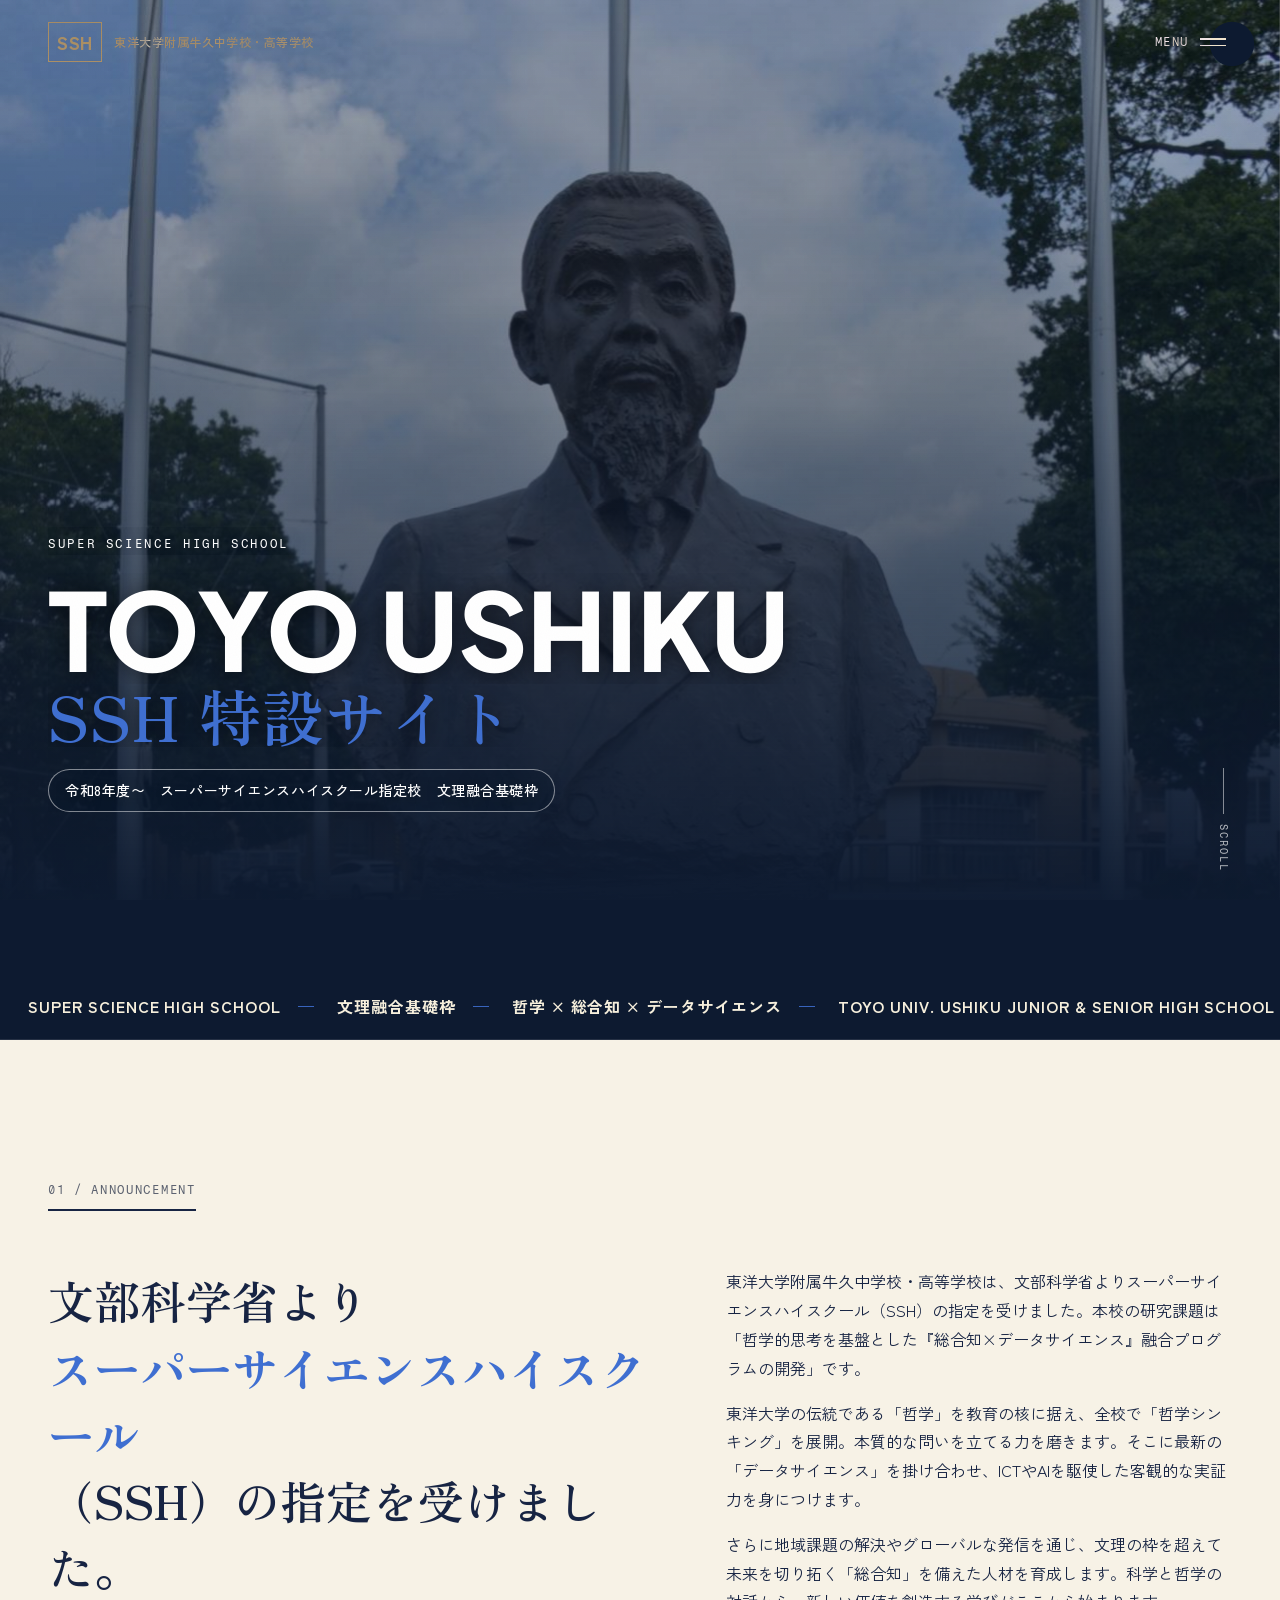
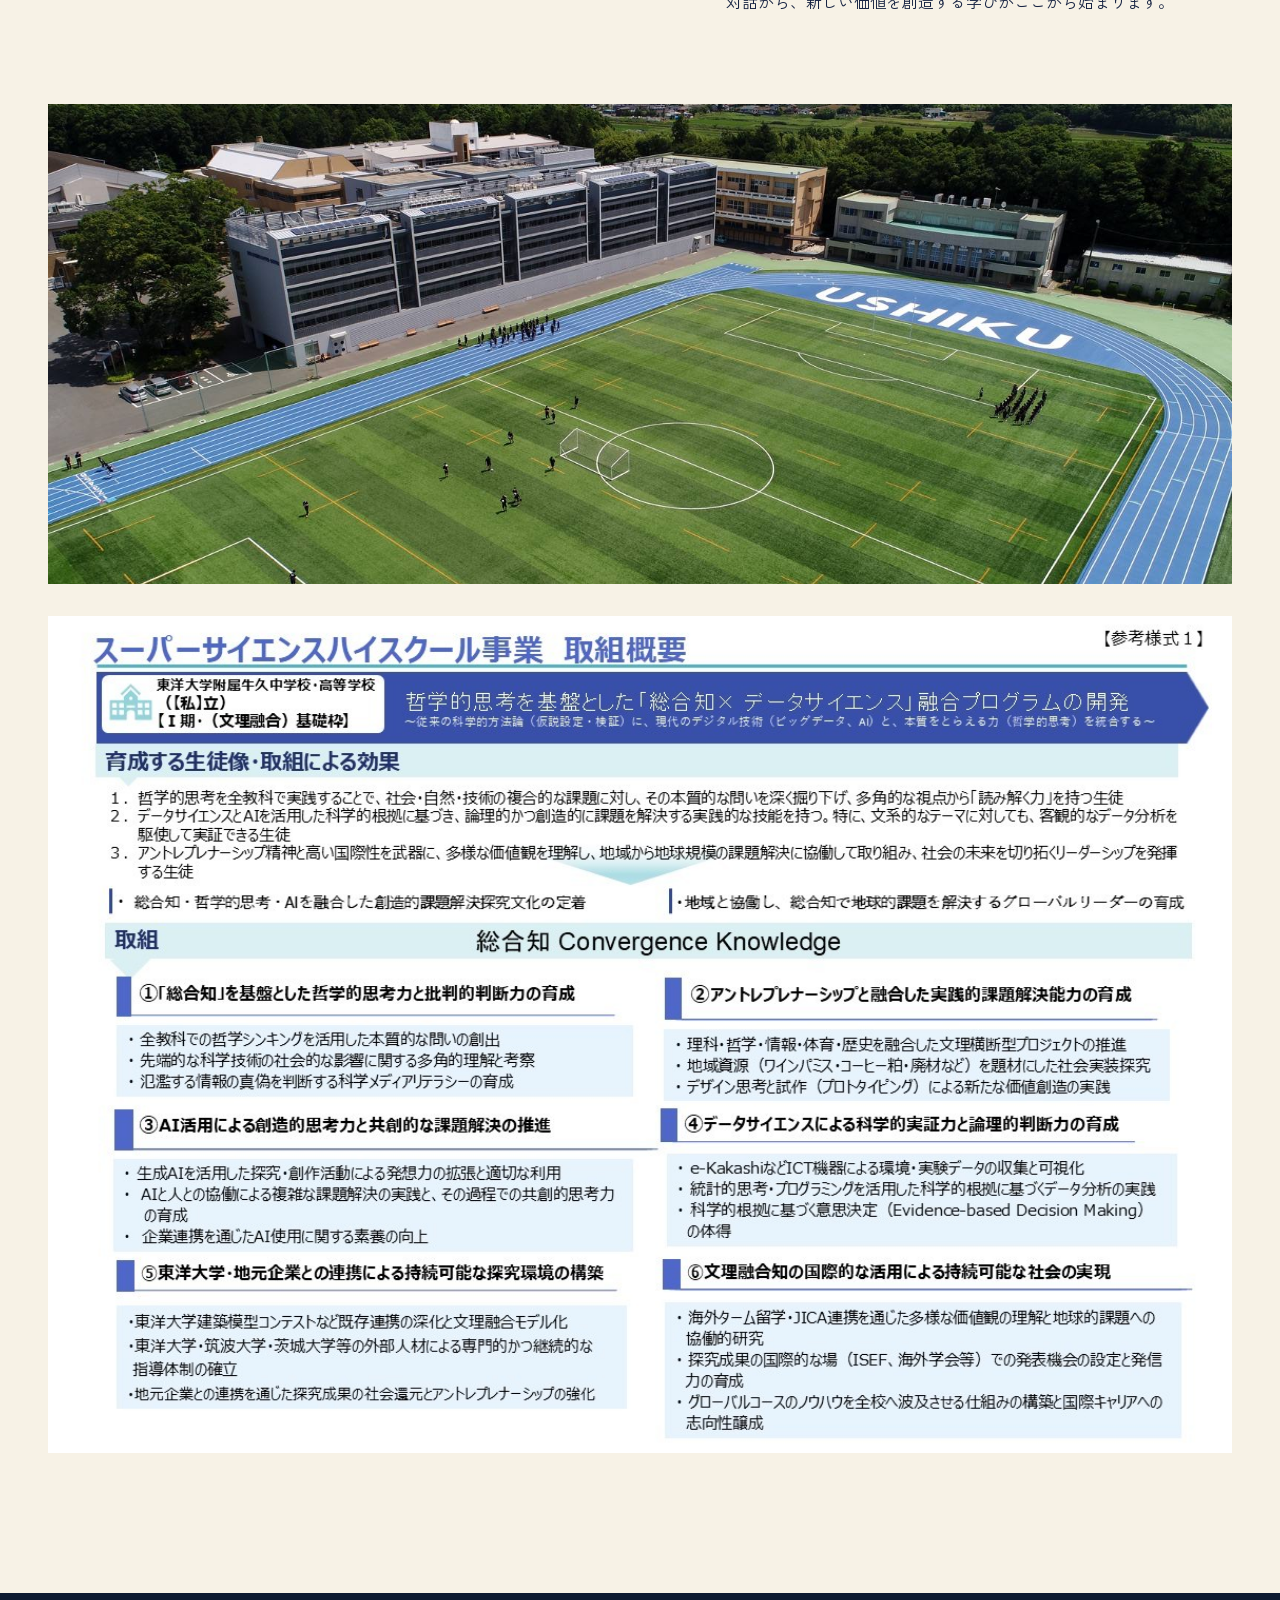
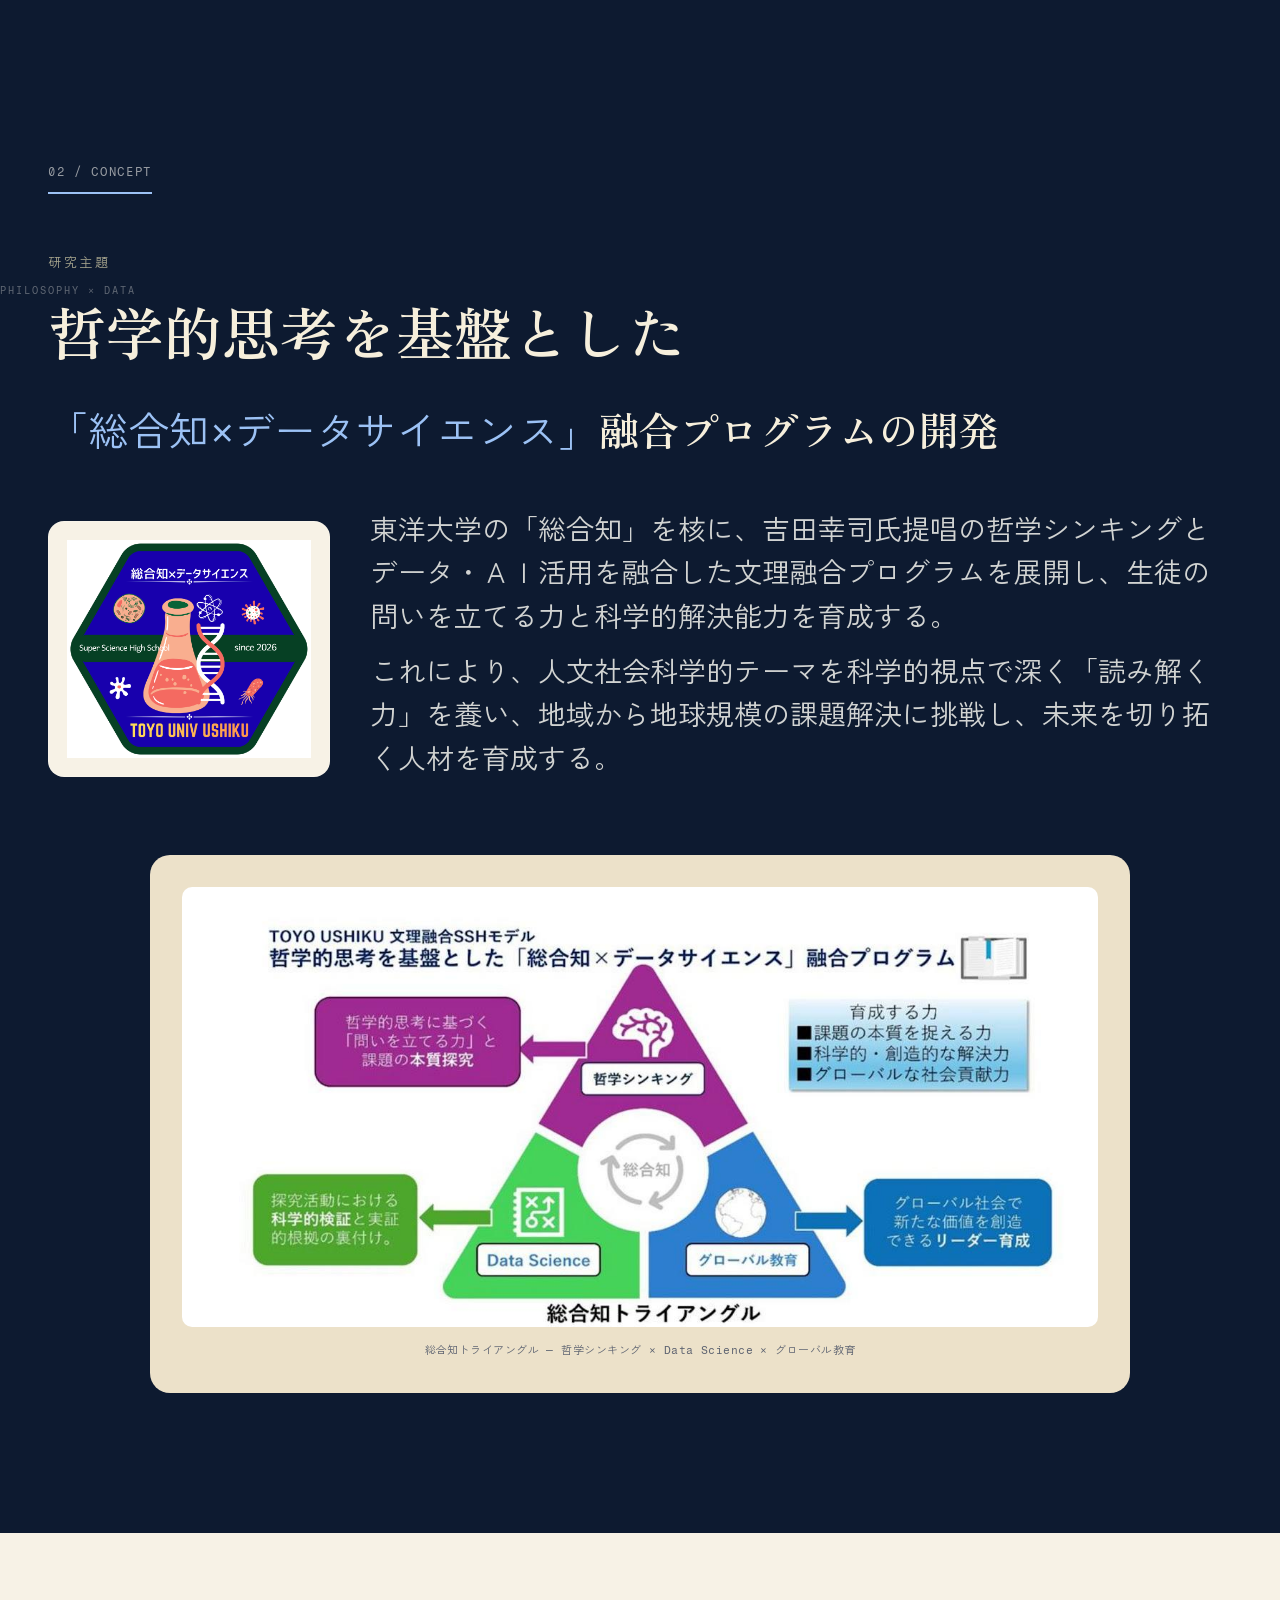
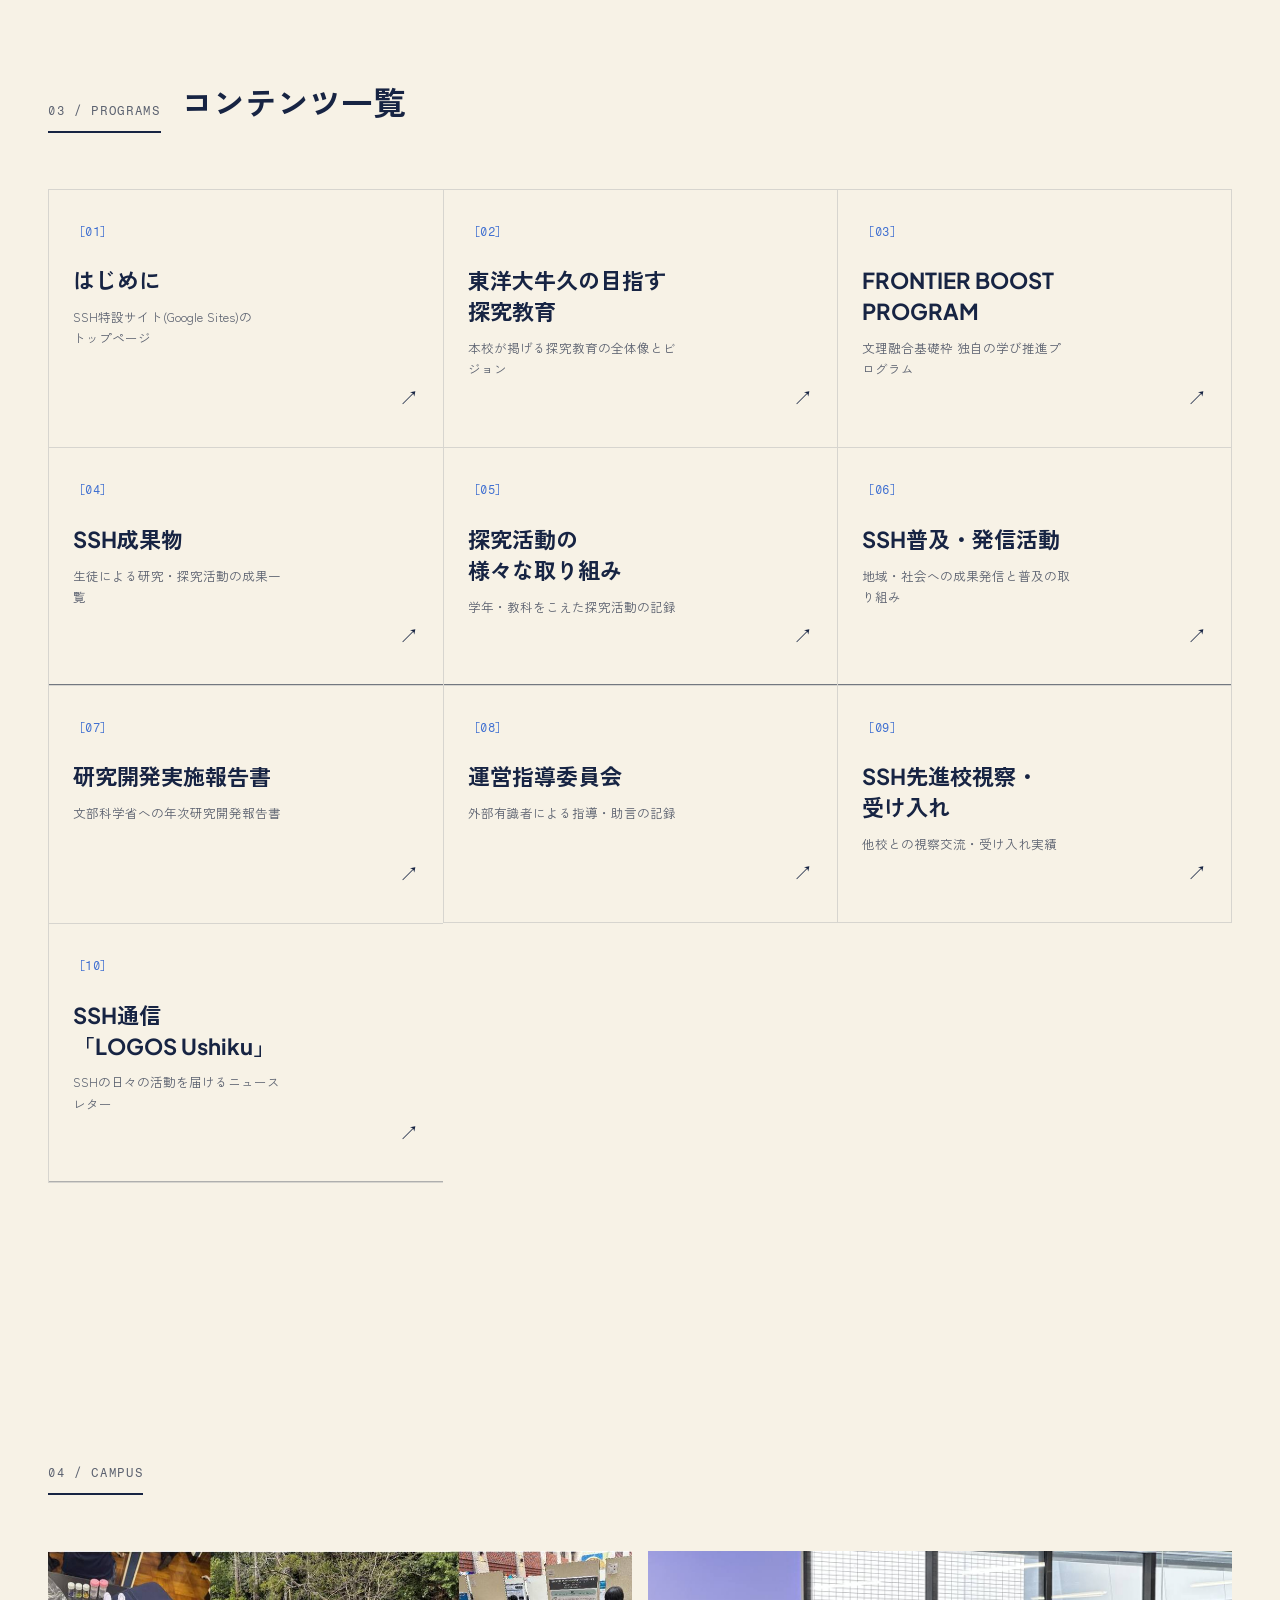
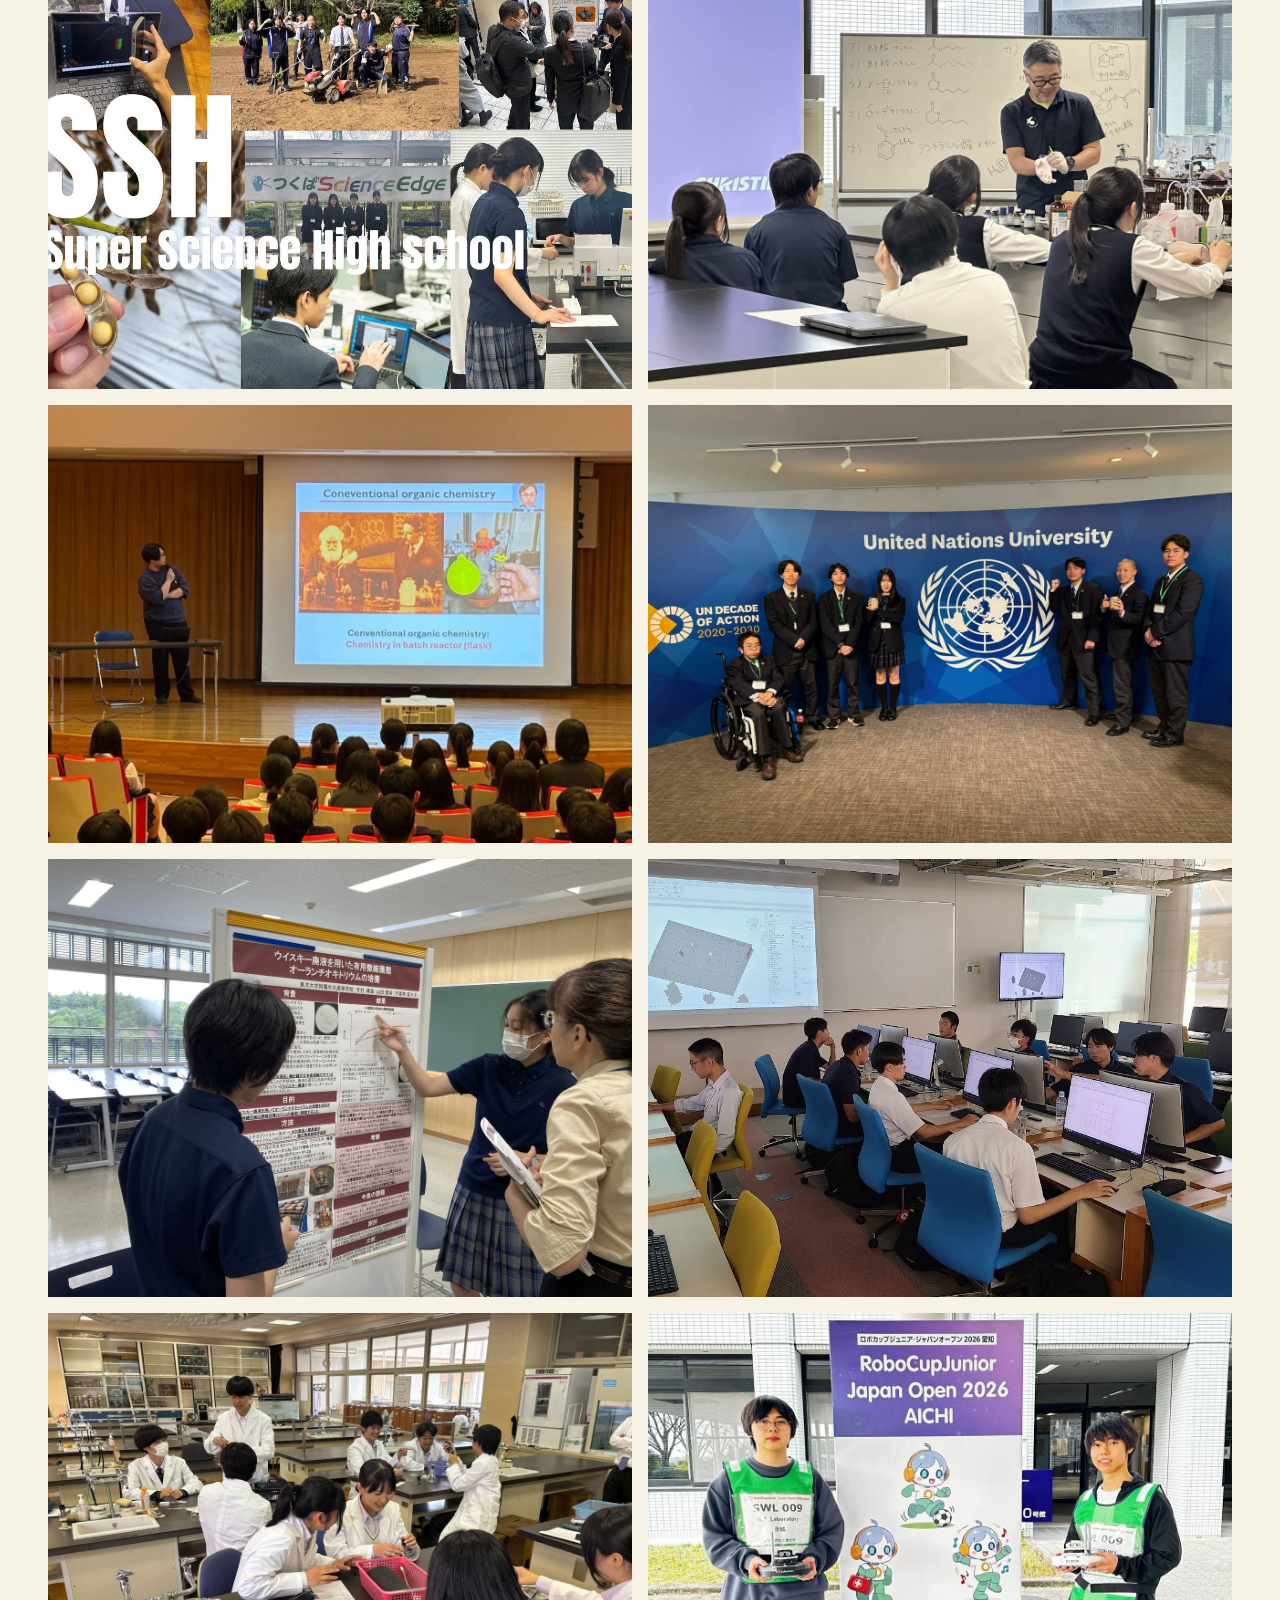
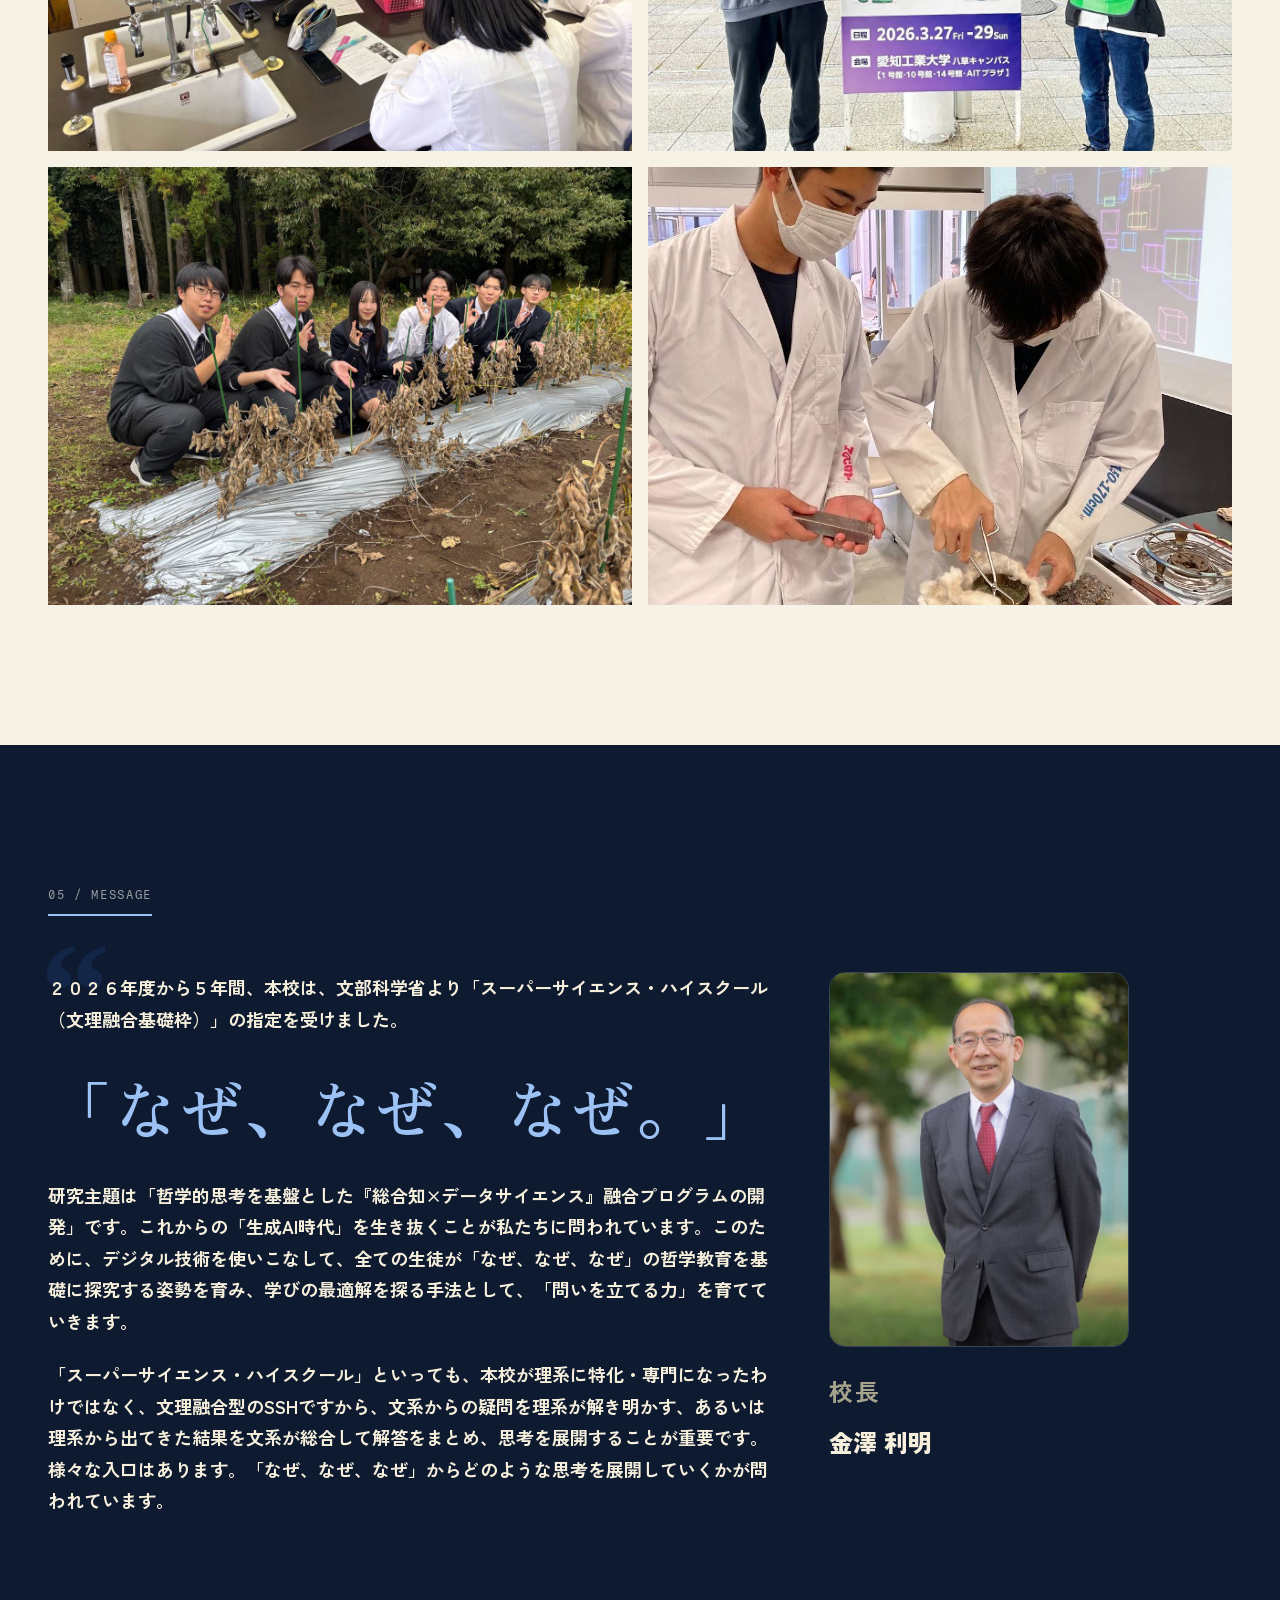
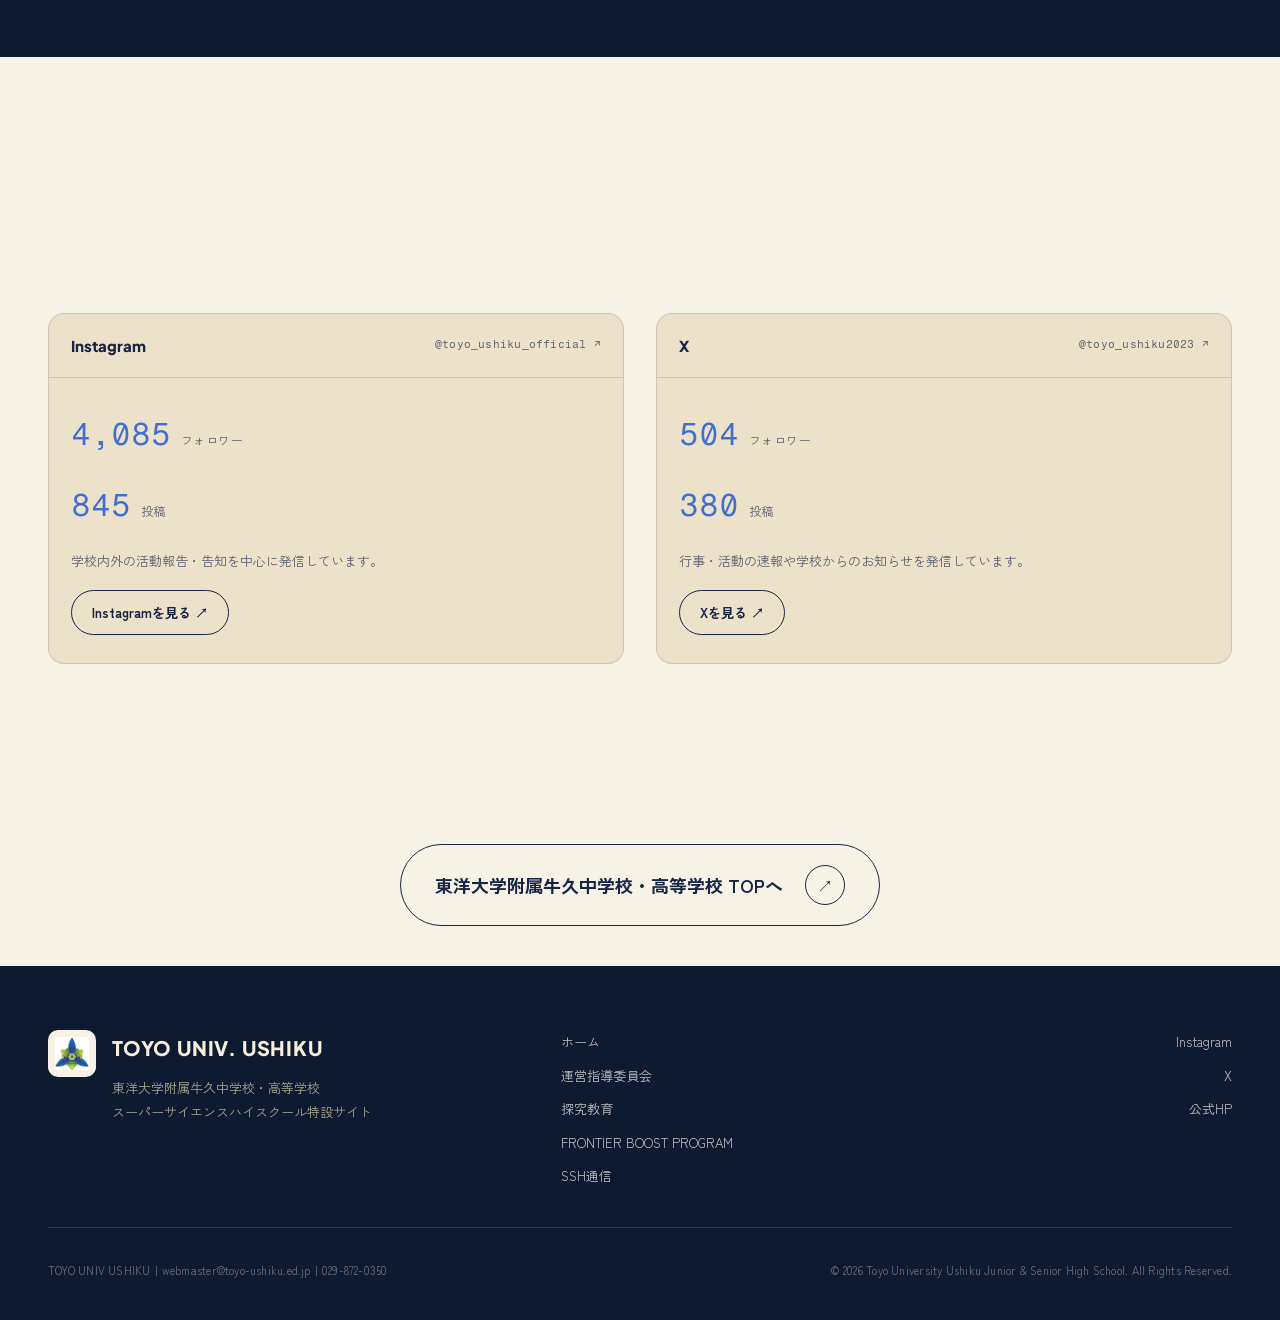
<file: classic/index.html>
<!DOCTYPE html>
<html lang="ja">
<head>
<meta charset="UTF-8">
<meta name="viewport" content="width=device-width, initial-scale=1.0">
<title>TOYO USHIKU SSH — 東洋大学附属牛久中学校・高等学校 スーパーサイエンスハイスクール特設サイト</title>
<meta name="robots" content="noindex">
<meta name="description" content="東洋大学附属牛久中学校・高等学校 SSH（スーパーサイエンスハイスクール）特設サイト。令和8年度〜 文理融合基礎枠指定校。">
<link rel="icon" type="image/png" sizes="32x32" href="../assets/favicon-32.png">
<link rel="apple-touch-icon" sizes="180x180" href="../assets/apple-touch-icon.png">
<link rel="icon" type="image/png" sizes="512x512" href="../assets/icon-512.png">
<meta property="og:type" content="website">
<meta property="og:locale" content="ja_JP">
<meta property="og:site_name" content="TOYO USHIKU SSH">
<meta property="og:title" content="TOYO USHIKU SSH — 東洋大学附属牛久中学校・高等学校 スーパーサイエンスハイスクール特設サイト">
<meta property="og:description" content="哲学的思考を基盤とした『総合知×データサイエンス』融合プログラム。令和8年度〜 文理融合基礎枠指定校。">
<meta property="og:image" content="../assets/hero-enryo.jpg">
<meta name="twitter:card" content="summary_large_image">
<meta name="twitter:title" content="TOYO USHIKU SSH — スーパーサイエンスハイスクール特設サイト">
<meta name="twitter:description" content="哲学的思考を基盤とした『総合知×データサイエンス』融合プログラム。令和8年度〜 文理融合基礎枠指定校。">
<meta name="twitter:image" content="../assets/hero-enryo.jpg">
<link rel="preconnect" href="https://fonts.googleapis.com">
<link rel="preconnect" href="https://fonts.gstatic.com" crossorigin>
<link href="https://fonts.googleapis.com/css2?family=Zen+Kaku+Gothic+New:wght@300;400;500;700;900&family=Zen+Old+Mincho:wght@400;600;900&family=Plus+Jakarta+Sans:wght@700;800&family=Fragment+Mono&display=swap" rel="stylesheet">
<link rel="stylesheet" href="style.css">
</head>
<body>

<svg width="0" height="0" style="position:absolute" aria-hidden="true" focusable="false">
  <defs>
    <filter id="goo">
      <feGaussianBlur in="SourceGraphic" stdDeviation="10" result="blur" />
      <feColorMatrix in="blur" mode="matrix" values="1 0 0 0 0  0 1 0 0 0  0 0 1 0 0  0 0 0 18 -7" result="goo" />
    </filter>
  </defs>
</svg>

<div class="intro" id="introOverlay">
  <div class="intro-photos">
    <img src="../assets/hero-enryo.jpg" alt="">
    <img src="../assets/gallery-lab.jpg" alt="">
    <img src="../assets/intro-classroom.jpg" alt="">
    <img src="../assets/gallery-hall.jpg" alt="">
    <img src="../assets/gallery-group.jpg" alt="">
    <img src="../assets/intro-discussion.jpg" alt="">
    <img src="../assets/gallery-event.jpg" alt="">
    <img src="../assets/announce-enryo.jpg" alt="">
  </div>
  <div class="intro-tint"></div>
  <div class="intro-goo" aria-hidden="true">
    <span class="goo-blob"></span>
    <span class="goo-blob"></span>
    <span class="goo-blob"></span>
    <span class="goo-blob"></span>
    <span class="goo-blob"></span>
    <span class="goo-blob"></span>
  </div>
  <div class="intro-mark" aria-hidden="true"><span>S</span><span>S</span><span>H</span></div>
  <div class="intro-text">
    <p class="intro-eyebrow">SUPER SCIENCE HIGH SCHOOL</p>
    <h1 class="intro-title" aria-label="TOYO USHIKU">
      <span class="intro-letters"><span>T</span><span>O</span><span>Y</span><span>O</span><span class="intro-gap"></span><span>U</span><span>S</span><span>H</span><span>I</span><span>K</span><span>U</span></span>
    </h1>
    <p class="intro-sub">SSH 特設サイト</p>
  </div>
  <button class="intro-skip" id="introSkip" type="button">SKIP ↦</button>
  <div class="intro-progress" id="introProgress"></div>
</div>

<div class="grain" aria-hidden="true"></div>
<div class="progress-bar" aria-hidden="true"><span id="progressFill"></span></div>

<header class="site-header" id="siteHeader">
  <a class="brand" href="#top">
    <span class="brand-mark">SSH</span>
    <span class="brand-name">東洋大学附属牛久中学校・高等学校</span>
  </a>
  <button class="menu-btn" id="menuBtn" aria-expanded="false" aria-controls="navOverlay">
    <span class="menu-btn-label">MENU</span>
    <span class="menu-icon"><i></i><i></i></span>
  </button>
</header>

<nav class="nav-overlay" id="navOverlay">
  <div class="nav-overlay-inner">
    <ol class="nav-list">
      <li><a href="#top" data-nav-close>ホーム<span>Home</span></a></li>
      <li><a href="https://sites.google.com/toyo.jp/test2026ssh/運営指導委員会" target="_blank" rel="noopener">運営指導委員会<span>Steering Committee</span></a></li>
      <li><a href="https://sites.google.com/toyo.jp/test2026ssh/東洋大牛久の目指す探究教育" target="_blank" rel="noopener">東洋大牛久の目指す探究教育<span>Inquiry Education</span></a></li>
      <li><a href="https://sites.google.com/toyo.jp/test2026ssh/frontier-boost-program" target="_blank" rel="noopener">FRONTIER BOOST PROGRAM<span>Frontier Boost</span></a></li>
      <li><a href="https://sites.google.com/toyo.jp/test2026ssh/ssh成果物" target="_blank" rel="noopener">SSH成果物<span>Achievements</span></a></li>
      <li><a href="https://sites.google.com/toyo.jp/test2026ssh/探究活動の様々な取り組み" target="_blank" rel="noopener">探究活動の様々な取り組み<span>Inquiry Activities</span></a></li>
      <li><a href="https://sites.google.com/toyo.jp/test2026ssh/ssh普及発信活動" target="_blank" rel="noopener">SSH普及・発信活動<span>Outreach</span></a></li>
      <li><a href="https://sites.google.com/toyo.jp/test2026ssh/研究開発実施報告書" target="_blank" rel="noopener">研究開発実施報告書<span>Research Reports</span></a></li>
      <li><a href="https://sites.google.com/toyo.jp/test2026ssh/ssh先進校視察及び視察の受け入れ" target="_blank" rel="noopener">SSH先進校視察・受け入れ<span>School Visits</span></a></li>
      <li><a href="https://sites.google.com/toyo.jp/test2026ssh/ssh通信logos-ushiku" target="_blank" rel="noopener">SSH通信「LOGOS Ushiku」<span>Newsletter</span></a></li>
    </ol>
    <div class="nav-overlay-footer">
      <a href="https://sites.google.com/toyo.jp/test2026ssh/ホーム" target="_blank" rel="noopener">公式サイト（Google Sites）を開く ↗</a>
    </div>
  </div>
</nav>

<main id="top">

  <!-- HERO -->
  <section class="hero">
    <div class="hero-bg">
      <img src="../assets/hero-enryo.jpg" alt="井上円了像（東洋大学創立者）と東洋大学附属牛久中学校・高等学校キャンパス">
    </div>
    <div class="hero-content">
      <p class="hero-eyebrow reveal-line"><span>SUPER SCIENCE HIGH SCHOOL</span></p>
      <h1 class="hero-title">
        <span class="line"><span class="mask"><span class="reveal-char">TOYO USHIKU</span></span></span>
        <span class="line"><span class="mask"><span class="reveal-char accent">SSH 特設サイト</span></span></span>
      </h1>
      <p class="hero-badge reveal-line"><span>令和8年度〜　スーパーサイエンスハイスクール指定校　文理融合基礎枠</span></p>
    </div>
    <div class="hero-scroll" aria-hidden="true">
      <span class="hero-scroll-line"></span>
      <span class="hero-scroll-label">SCROLL</span>
    </div>
  </section>

  <!-- MARQUEE -->
  <div class="marquee">
    <div class="marquee-track">
      <span>SUPER SCIENCE HIGH SCHOOL</span><span>文理融合基礎枠</span><span>哲学 × 総合知 × データサイエンス</span><span>TOYO UNIV. USHIKU JUNIOR &amp; SENIOR HIGH SCHOOL</span>
      <span>SUPER SCIENCE HIGH SCHOOL</span><span>文理融合基礎枠</span><span>哲学 × 総合知 × データサイエンス</span><span>TOYO UNIV. USHIKU JUNIOR &amp; SENIOR HIGH SCHOOL</span>
    </div>
  </div>

  <!-- 01 ANNOUNCEMENT -->
  <section class="section announce">
    <div class="section-head reveal">
      <span class="section-index">01 / ANNOUNCEMENT</span>
    </div>
    <div class="announce-grid">
      <h2 class="announce-title reveal">
        文部科学省より<br>
        <span class="accent">スーパーサイエンスハイスクール</span><br>
        （SSH）の指定を受けました。
      </h2>
      <div class="announce-body reveal">
        <p>東洋大学附属牛久中学校・高等学校は、文部科学省よりスーパーサイエンスハイスクール（SSH）の指定を受けました。本校の研究課題は「哲学的思考を基盤とした『総合知×データサイエンス』融合プログラムの開発」です。</p>
        <p>東洋大学の伝統である「哲学」を教育の核に据え、全校で「哲学シンキング」を展開。本質的な問いを立てる力を磨きます。そこに最新の「データサイエンス」を掛け合わせ、ICTやAIを駆使した客観的な実証力を身につけます。</p>
        <p>さらに地域課題の解決やグローバルな発信を通じ、文理の枠を超えて未来を切り拓く「総合知」を備えた人材を育成します。科学と哲学の対話から、新しい価値を創造する学びがここから始まります。</p>
      </div>
    </div>
    <div class="announce-photo reveal">
      <img src="../assets/announce-aerial.jpg" alt="東洋大学附属牛久中学校・高等学校 グラウンド空撮">
    </div>
    <div class="announce-overview reveal">
      <img src="../assets/announce-overview.jpg" alt="スーパーサイエンスハイスクール事業 取組概要（哲学的思考を基盤とした「総合知×データサイエンス」融合プログラムの開発）">
    </div>
  </section>

  <!-- 02 CONCEPT -->
  <section class="section concept">
    <canvas class="concept-graph" id="conceptGraph" aria-hidden="true"></canvas>
    <span class="concept-graph-label" aria-hidden="true">PHILOSOPHY × DATA</span>
    <div class="section-head reveal">
      <span class="section-index dark">02 / CONCEPT</span>
    </div>
    <p class="concept-lead reveal">研究主題</p>
    <h2 class="concept-title">
      <span class="reveal-word">哲学的思考</span><span class="reveal-word">を基盤とした</span><br>
      <span class="accent-line"><span class="reveal-word accent">「総合知</span><span class="reveal-word accent">×</span><span class="reveal-word accent">データサイエンス」</span><span class="reveal-word">融合プログラム</span><span class="reveal-word">の開発</span></span>
    </h2>
    <div class="concept-flex">
      <img class="concept-emblem reveal" src="../assets/concept-emblem.png" alt="総合知×データサイエンス TOYO UNIV USHIKU エンブレム">
      <div class="concept-body reveal">
        <p>東洋大学の「総合知」を核に、吉田幸司氏提唱の哲学シンキングとデータ・ＡＩ活用を融合した文理融合プログラムを展開し、生徒の問いを立てる力と科学的解決能力を育成する。</p>
        <p>これにより、人文社会科学的テーマを科学的視点で深く「読み解く力」を養い、地域から地球規模の課題解決に挑戦し、未来を切り拓く人材を育成する。</p>
      </div>
    </div>
    <figure class="concept-figure reveal">
      <img src="../assets/concept-triangle.jpg" alt="TOYO USHIKU 文理融合SSHモデル図：哲学シンキング・Data Science・グローバル教育の三要素が「総合知」を中心に循環する概念図">
      <figcaption>総合知トライアングル ― 哲学シンキング × Data Science × グローバル教育</figcaption>
    </figure>
  </section>

  <!-- 03 PROGRAMS -->
  <section class="section programs">
    <div class="section-head reveal">
      <span class="section-index">03 / PROGRAMS</span>
      <h2 class="section-title">コンテンツ一覧</h2>
    </div>
    <div class="program-grid">
      <a class="program-card reveal" href="https://sites.google.com/toyo.jp/test2026ssh/ホーム?authuser=0" target="_blank" rel="noopener">
        <span class="program-num">［01］</span>
        <span class="program-name">はじめに</span>
        <p class="program-desc">SSH特設サイト(Google Sites)の<br>トップページ</p>
        <span class="program-arrow">↗</span>
      </a>
      <a class="program-card reveal" href="https://sites.google.com/toyo.jp/test2026ssh/東洋大牛久の目指す探究教育" target="_blank" rel="noopener">
        <span class="program-num">［02］</span>
        <span class="program-name">東洋大牛久の目指す<br>探究教育</span>
        <p class="program-desc">本校が掲げる探究教育の全体像とビジョン</p>
        <span class="program-arrow">↗</span>
      </a>
      <a class="program-card reveal" href="https://sites.google.com/toyo.jp/test2026ssh/frontier-boost-program" target="_blank" rel="noopener">
        <span class="program-num">［03］</span>
        <span class="program-name">FRONTIER BOOST<br>PROGRAM</span>
        <p class="program-desc">文理融合基礎枠 独自の学び推進プログラム</p>
        <span class="program-arrow">↗</span>
      </a>
      <a class="program-card reveal" href="https://sites.google.com/toyo.jp/test2026ssh/ssh成果物" target="_blank" rel="noopener">
        <span class="program-num">［04］</span>
        <span class="program-name">SSH成果物</span>
        <p class="program-desc">生徒による研究・探究活動の成果一覧</p>
        <span class="program-arrow">↗</span>
      </a>
      <a class="program-card reveal" href="https://sites.google.com/toyo.jp/test2026ssh/探究活動の様々な取り組み" target="_blank" rel="noopener">
        <span class="program-num">［05］</span>
        <span class="program-name">探究活動の<br>様々な取り組み</span>
        <p class="program-desc">学年・教科をこえた探究活動の記録</p>
        <span class="program-arrow">↗</span>
      </a>
      <a class="program-card reveal" href="https://sites.google.com/toyo.jp/test2026ssh/ssh普及発信活動" target="_blank" rel="noopener">
        <span class="program-num">［06］</span>
        <span class="program-name">SSH普及・発信活動</span>
        <p class="program-desc">地域・社会への成果発信と普及の取り組み</p>
        <span class="program-arrow">↗</span>
      </a>
      <a class="program-card reveal" href="https://sites.google.com/toyo.jp/test2026ssh/研究開発実施報告書" target="_blank" rel="noopener">
        <span class="program-num">［07］</span>
        <span class="program-name">研究開発実施報告書</span>
        <p class="program-desc">文部科学省への年次研究開発報告書</p>
        <span class="program-arrow">↗</span>
      </a>
      <a class="program-card reveal" href="https://sites.google.com/toyo.jp/test2026ssh/運営指導委員会" target="_blank" rel="noopener">
        <span class="program-num">［08］</span>
        <span class="program-name">運営指導委員会</span>
        <p class="program-desc">外部有識者による指導・助言の記録</p>
        <span class="program-arrow">↗</span>
      </a>
      <a class="program-card reveal" href="https://sites.google.com/toyo.jp/test2026ssh/ssh先進校視察及び視察の受け入れ" target="_blank" rel="noopener">
        <span class="program-num">［09］</span>
        <span class="program-name">SSH先進校視察・<br>受け入れ</span>
        <p class="program-desc">他校との視察交流・受け入れ実績</p>
        <span class="program-arrow">↗</span>
      </a>
      <a class="program-card reveal" href="https://sites.google.com/toyo.jp/test2026ssh/ssh通信logos-ushiku" target="_blank" rel="noopener">
        <span class="program-num">［10］</span>
        <span class="program-name">SSH通信<br>「LOGOS Ushiku」</span>
        <p class="program-desc">SSHの日々の活動を届けるニュースレター</p>
        <span class="program-arrow">↗</span>
      </a>
    </div>
  </section>

  <!-- 04 GALLERY -->
  <section class="section gallery">
    <div class="section-head reveal">
      <span class="section-index">04 / CAMPUS</span>
    </div>
    <div class="gallery-grid">
      <div class="gallery-item reveal span-2">
        <img src="../assets/gallery-ssh512.jpg" alt="SSH活動の様子(実験・野外調査・発表・研究発表会)" loading="lazy">
      </div>
      <div class="gallery-item reveal">
        <img src="../assets/gallery-asaka.jpg" alt="東洋大学生命科学部(朝霞キャンパス)での実験講座" loading="lazy">
      </div>
      <div class="gallery-item reveal span-2">
        <img src="../assets/gallery-hall.jpg" alt="講演会の様子" loading="lazy">
      </div>
      <div class="gallery-item reveal">
        <img src="../assets/gallery-sdgs.jpg" alt="SDGｓ全国ユース環境活動発表大会に参加した生徒たち" loading="lazy">
      </div>
      <div class="gallery-item reveal">
        <img src="../assets/gallery-sdgsposter.jpg" alt="研究発表会でポスターを発表する生徒たち" loading="lazy">
      </div>
      <div class="gallery-item reveal span-2">
        <img src="../assets/gallery-cad.jpg" alt="CAD実習に取り組む生徒たち" loading="lazy">
      </div>
      <div class="gallery-item reveal">
        <img src="../assets/gallery-biolab.jpg" alt="理科実験室でのグループ実習" loading="lazy">
      </div>
      <div class="gallery-item reveal">
        <img src="../assets/gallery-robocup.jpg" alt="ロボット競技会に出場した生徒たち" loading="lazy">
      </div>
      <div class="gallery-item reveal span-2">
        <img src="../assets/gallery-soybean.jpg" alt="大豆栽培の研究に取り組む生徒たち" loading="lazy">
      </div>
      <div class="gallery-item reveal">
        <img src="../assets/gallery-chemdemo.jpg" alt="化学実験デモンストレーションに取り組む生徒" loading="lazy">
      </div>
    </div>
  </section>

  <!-- 05 MESSAGE -->
  <section class="section message">
    <div class="section-head reveal">
      <span class="section-index dark">05 / MESSAGE</span>
    </div>
    <div class="message-grid">
      <div class="message-quote reveal">
        <span class="quote-mark" aria-hidden="true">“</span>
        <p>２０２６年度から５年間、本校は、文部科学省より「スーパーサイエンス・ハイスクール（文理融合基礎枠）」の指定を受けました。</p>
        <p class="message-pull reveal">「なぜ、なぜ、なぜ。」</p>
        <p>研究主題は「哲学的思考を基盤とした『総合知×データサイエンス』融合プログラムの開発」です。これからの「生成AI時代」を生き抜くことが私たちに問われています。このために、デジタル技術を使いこなして、全ての生徒が「なぜ、なぜ、なぜ」の哲学教育を基礎に探究する姿勢を育み、学びの最適解を探る手法として、「問いを立てる力」を育てていきます。</p>
        <p>「スーパーサイエンス・ハイスクール」といっても、本校が理系に特化・専門になったわけではなく、文理融合型のSSHですから、文系からの疑問を理系が解き明かす、あるいは理系から出てきた結果を文系が総合して解答をまとめ、思考を展開することが重要です。様々な入口はあります。「なぜ、なぜ、なぜ」からどのような思考を展開していくかが問われています。</p>
      </div>
      <div class="message-meta reveal">
        <img class="message-photo" src="../assets/principal.jpg" alt="校長 金澤利明">
        <p class="message-role">校長</p>
        <p class="message-name">金澤 利明</p>
      </div>
    </div>
  </section>

  <!-- 06 SNS -->
  <section class="section sns">
    <div class="section-head reveal">
      <span class="section-index">06 / CONNECT</span>
      <h2 class="section-title">公式SNS</h2>
    </div>
    <div class="sns-grid">
      <div class="sns-card reveal">
        <div class="sns-card-head">
          <span class="sns-card-name">Instagram</span>
          <a class="sns-card-link" href="https://www.instagram.com/toyo_ushiku_official/?hl=ja" target="_blank" rel="noopener">@toyo_ushiku_official ↗</a>
        </div>
        <div class="sns-stats-block">
          <div class="sns-stat"><span class="sns-stat-num">4,085</span><span class="sns-stat-label">フォロワー</span></div>
          <div class="sns-stat"><span class="sns-stat-num">845</span><span class="sns-stat-label">投稿</span></div>
          <p class="sns-stats-note">学校内外の活動報告・告知を中心に発信しています。</p>
          <a class="sns-cta" href="https://www.instagram.com/toyo_ushiku_official/?hl=ja" target="_blank" rel="noopener">Instagramを見る ↗</a>
        </div>
      </div>
      <div class="sns-card reveal">
        <div class="sns-card-head">
          <span class="sns-card-name">X</span>
          <a class="sns-card-link" href="https://x.com/toyo_ushiku2023" target="_blank" rel="noopener">@toyo_ushiku2023 ↗</a>
        </div>
        <div class="sns-stats-block">
          <div class="sns-stat"><span class="sns-stat-num">504</span><span class="sns-stat-label">フォロワー</span></div>
          <div class="sns-stat"><span class="sns-stat-num">380</span><span class="sns-stat-label">投稿</span></div>
          <p class="sns-stats-note">行事・活動の速報や学校からのお知らせを発信しています。</p>
          <a class="sns-cta" href="https://x.com/toyo_ushiku2023" target="_blank" rel="noopener">Xを見る ↗</a>
        </div>
      </div>
    </div>
  </section>

  <!-- CTA -->
  <section class="section cta">
    <a class="cta-link reveal" href="https://www.toyo.ac.jp/ushiku/" target="_blank" rel="noopener">
      <span class="cta-text">東洋大学附属牛久中学校・高等学校 TOPへ</span>
      <span class="cta-circle">↗</span>
    </a>
  </section>

</main>

<footer class="site-footer">
  <div class="footer-top">
    <div class="footer-brand">
      <img class="footer-crest" src="../assets/school-crest.png" alt="東洋大学附属牛久中学校・高等学校 校章" width="300" height="291" loading="lazy">
      <div>
        <p class="footer-brand-title">TOYO UNIV. USHIKU</p>
        <p class="footer-brand-sub">東洋大学附属牛久中学校・高等学校<br>スーパーサイエンスハイスクール特設サイト</p>
      </div>
    </div>
    <nav class="footer-nav">
      <a href="https://sites.google.com/toyo.jp/test2026ssh/ホーム" target="_blank" rel="noopener">ホーム</a>
      <a href="https://sites.google.com/toyo.jp/test2026ssh/運営指導委員会" target="_blank" rel="noopener">運営指導委員会</a>
      <a href="https://sites.google.com/toyo.jp/test2026ssh/東洋大牛久の目指す探究教育" target="_blank" rel="noopener">探究教育</a>
      <a href="https://sites.google.com/toyo.jp/test2026ssh/frontier-boost-program" target="_blank" rel="noopener">FRONTIER BOOST PROGRAM</a>
      <a href="https://sites.google.com/toyo.jp/test2026ssh/ssh通信logos-ushiku" target="_blank" rel="noopener">SSH通信</a>
    </nav>
    <div class="footer-sns">
      <a href="https://www.instagram.com/toyo_ushiku_official/?hl=ja" target="_blank" rel="noopener">Instagram</a>
      <a href="https://x.com/toyo_ushiku2023" target="_blank" rel="noopener">X</a>
      <a href="https://www.toyo.ac.jp/ushiku/" target="_blank" rel="noopener">公式HP</a>
    </div>
  </div>
  <div class="footer-bottom">
    <p>TOYO UNIV USHIKU｜webmaster@toyo-ushiku.ed.jp｜029-872-0350</p>
    <p>&copy; 2026 Toyo University Ushiku Junior &amp; Senior High School. All Rights Reserved.</p>
  </div>
</footer>

<div class="cursor-dot" id="cursorDot" aria-hidden="true"></div>

<script src="script.js"></script>
</body>
</html>
</file>
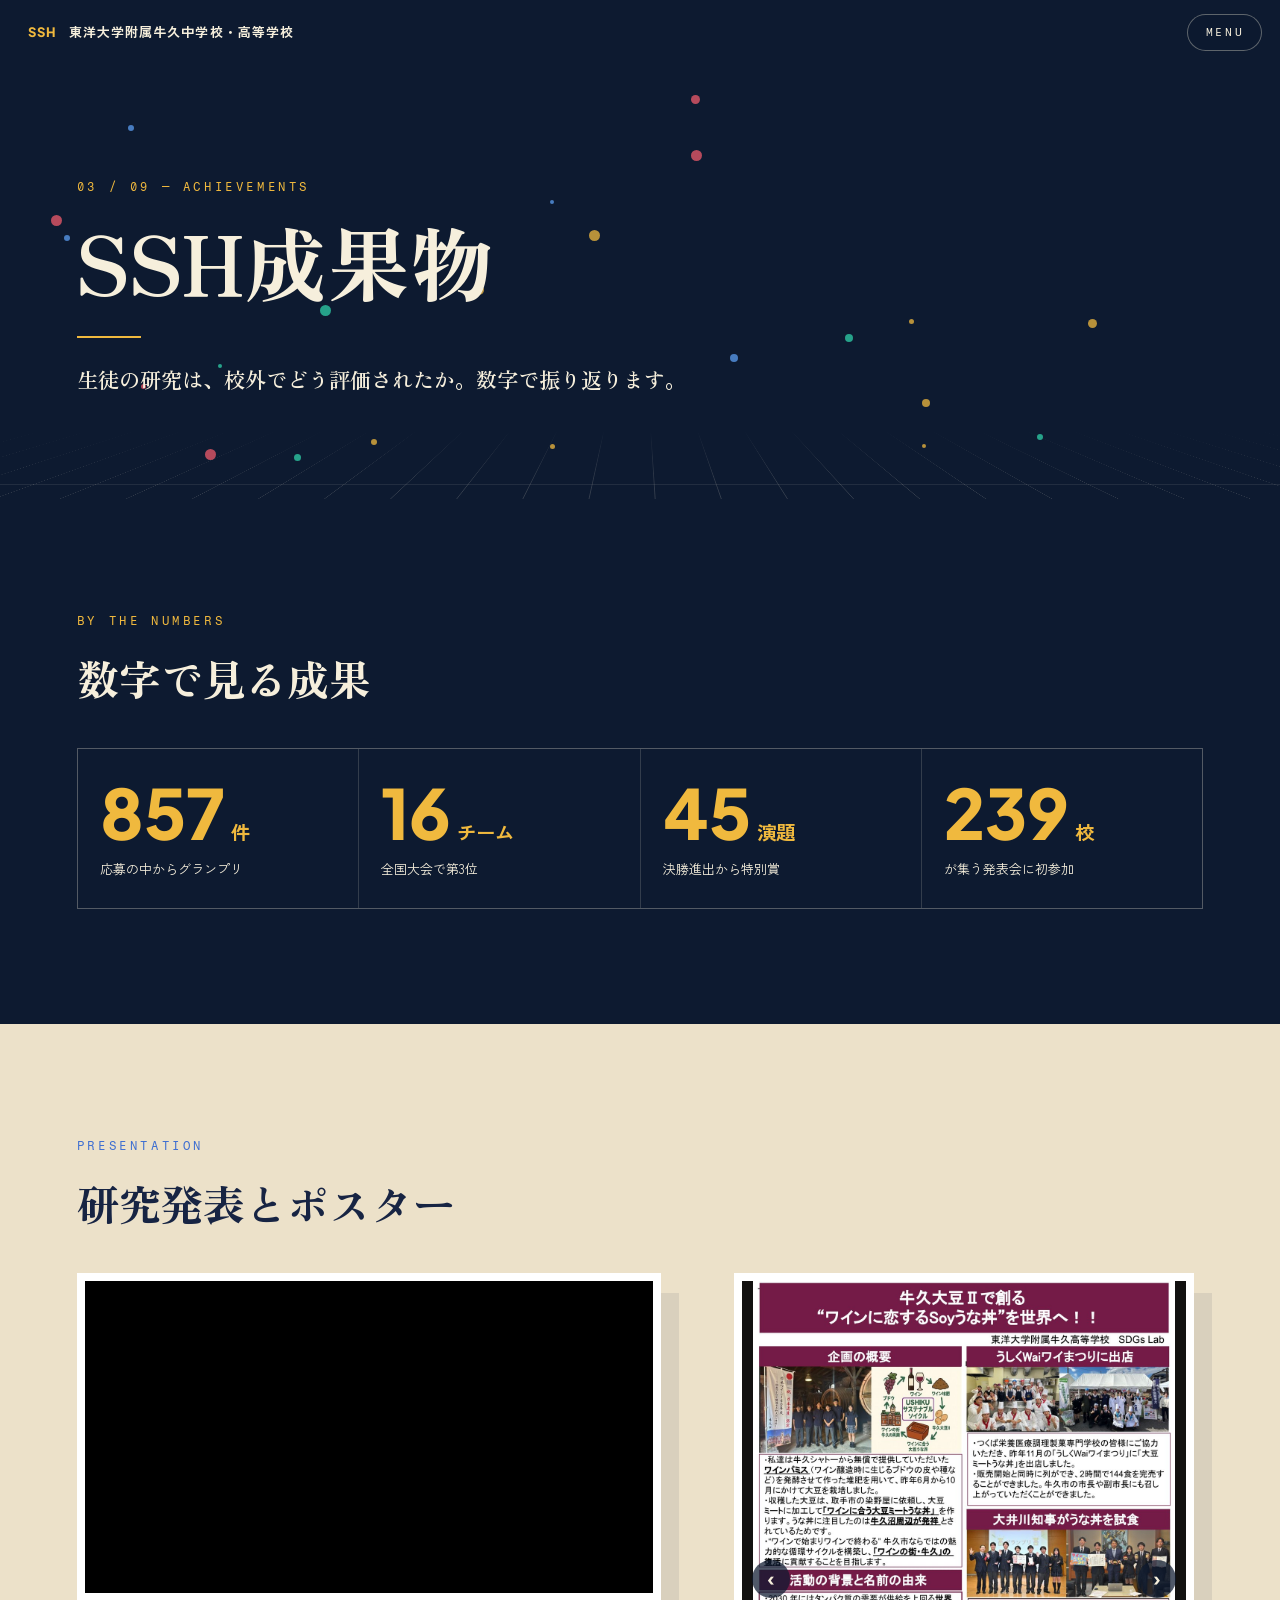
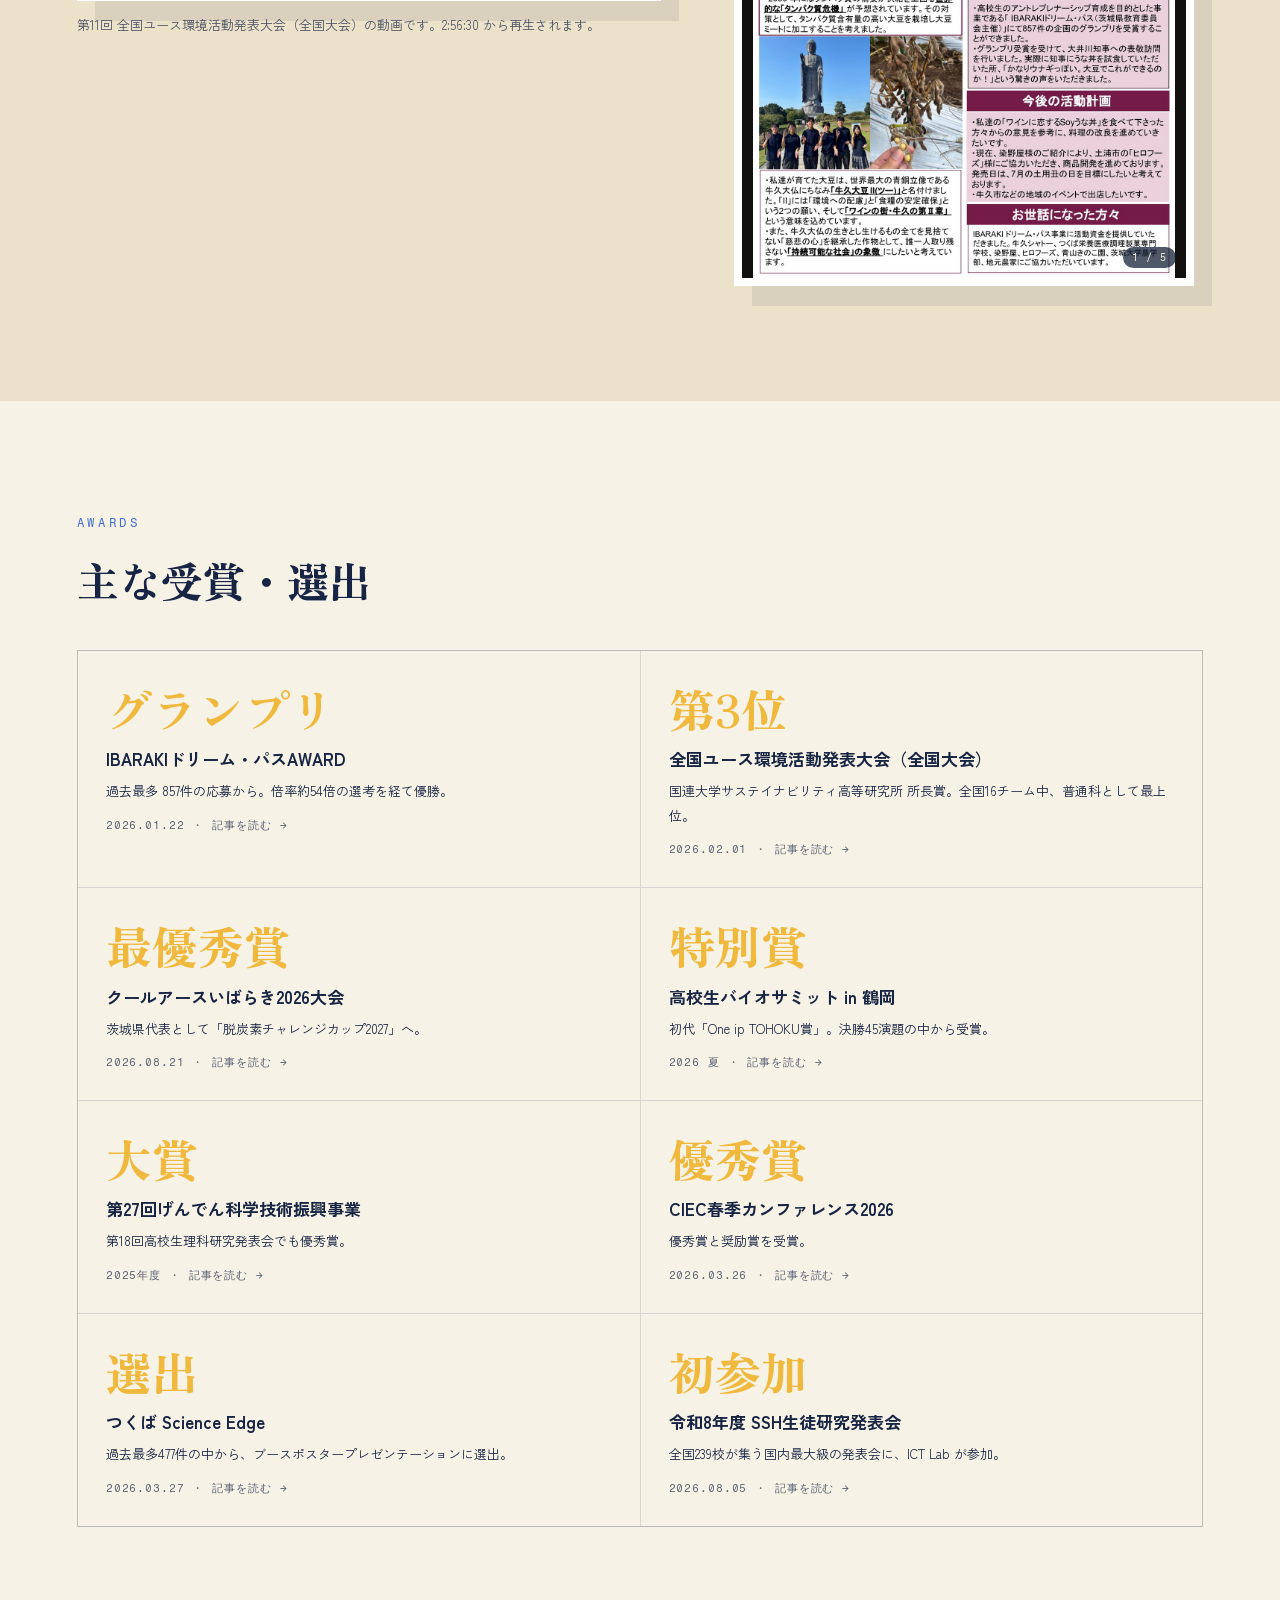
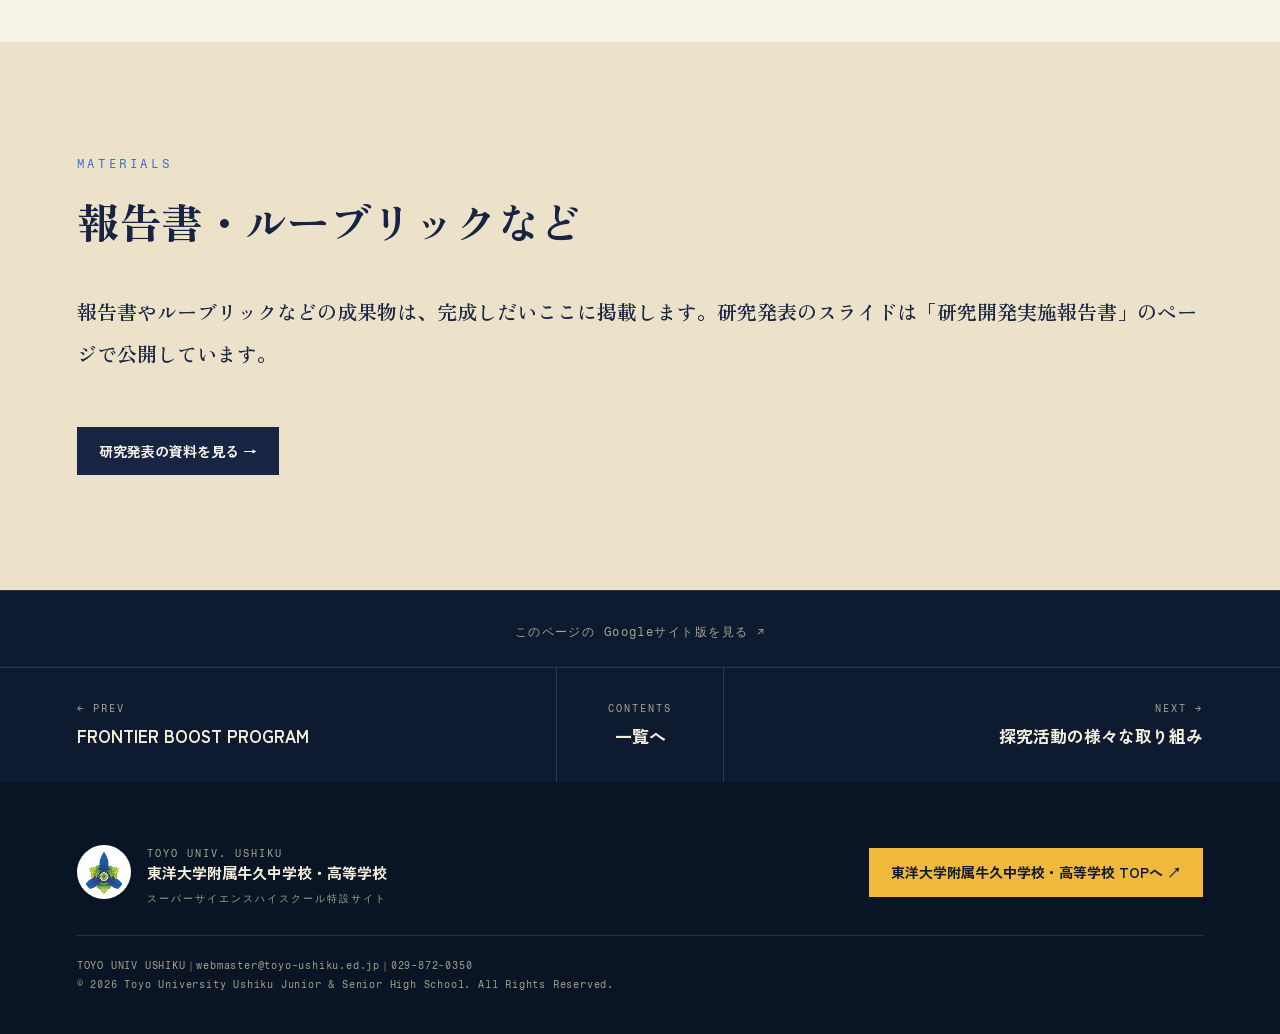
<file: achievements.html>
<!DOCTYPE html>
<html lang="ja">
<head>
<meta charset="UTF-8">
<meta name="viewport" content="width=device-width, initial-scale=1.0">
<title>SSH成果物｜TOYO USHIKU SSH</title>
<meta name="description" content="生徒の研究は、校外でどう評価されたか。数字で振り返ります。 東洋大学附属牛久中学校・高等学校 SSH特設サイト。">
<link rel="canonical" href="https://n-hatayama-ai.github.io/ssh-toyo-ushiku/achievements.html">
<link rel="icon" type="image/png" sizes="32x32" href="assets/favicon-32.png">
<link rel="apple-touch-icon" sizes="180x180" href="assets/apple-touch-icon.png">
<meta property="og:type" content="article"><meta property="og:locale" content="ja_JP"><meta property="og:site_name" content="TOYO USHIKU SSH">
<meta property="og:title" content="SSH成果物｜TOYO USHIKU SSH"><meta property="og:description" content="生徒の研究は、校外でどう評価されたか。数字で振り返ります。"><meta property="og:url" content="https://n-hatayama-ai.github.io/ssh-toyo-ushiku/achievements.html">
<meta property="og:image" content="https://n-hatayama-ai.github.io/ssh-toyo-ushiku/assets/hero-enryo.jpg"><meta name="twitter:card" content="summary_large_image">
<link rel="preconnect" href="https://fonts.googleapis.com"><link rel="preconnect" href="https://fonts.gstatic.com" crossorigin>
<link href="https://fonts.googleapis.com/css2?family=Zen+Kaku+Gothic+New:wght@300;400;500;700;900&family=Zen+Old+Mincho:wght@400;600;900&family=Plus+Jakarta+Sans:wght@700;800&family=Fragment+Mono&display=swap" rel="stylesheet">
<link rel="stylesheet" href="sub.css">
<script data-goatcounter="https://ssh-toyo-ushiku.goatcounter.com/count" async src="//gc.zgo.at/count.js"></script>
</head>
<body style="--pc:#f0b93e">
<!-- このファイルは tools/build.py が生成します。直接編集しないでください。 -->
<header class="top"><a class="brand" href="./"><b>SSH</b>東洋大学附属牛久中学校・高等学校</a></header>
<button class="menu-btn" id="menuBtn" type="button" aria-expanded="false" aria-controls="menu">MENU</button>
<nav class="menu" id="menu" aria-label="メニュー"><div class="cols"><div><h3>CONTENTS</h3><ul><li style="--i:0"><a href="inquiry.html">東洋大牛久の目指す探究教育<small>01 — INQUIRY EDUCATION</small></a></li><li style="--i:1"><a href="frontier.html">FRONTIER BOOST PROGRAM<small>02 — FRONTIER BOOST</small></a></li><li style="--i:2"><a href="achievements.html" aria-current=page>SSH成果物<small>03 — ACHIEVEMENTS</small></a></li><li style="--i:3"><a href="activities.html">探究活動の様々な取り組み<small>04 — INQUIRY ACTIVITIES</small></a></li><li style="--i:4"><a href="outreach.html">SSH普及・発信活動<small>05 — OUTREACH</small></a></li><li style="--i:5"><a href="reports.html">研究開発実施報告書<small>06 — RESEARCH REPORTS</small></a></li><li style="--i:6"><a href="committee.html">運営指導委員会<small>07 — STEERING COMMITTEE</small></a></li><li style="--i:7"><a href="visits.html">SSH先進校視察・受け入れ<small>08 — SCHOOL VISITS</small></a></li><li style="--i:8"><a href="logos.html">SSH通信「LOGOS Ushiku」<small>09 — NEWSLETTER</small></a></li></ul></div><div><h3>TOP</h3><ul><li style="--i:2"><a href="./">トップページ<small>HOME</small></a></li><li style="--i:3"><a href="characters.html">東洋大牛久SSHキャラクター<small>CHARACTERS</small></a></li><li style="--i:4"><a href="https://www.toyo.ac.jp/ushiku/" target="_blank" rel="noopener">学校公式サイト ↗<small>TOYO USHIKU</small></a></li></ul></div></div></nav>
<div class="hero"><div class="dots" aria-hidden="true"><i style="left:72%;top:80%;--s:8px;--d:5.8s;--c:#f0b93e"></i><i style="left:11%;top:77%;--s:5px;--d:10.1s;--c:#ef5b6b"></i><i style="left:71%;top:64%;--s:5px;--d:11.0s;--c:#f0b93e"></i><i style="left:37%;top:57%;--s:10px;--d:10.8s;--c:#f0b93e"></i><i style="left:10%;top:25%;--s:6px;--d:8.7s;--c:#5b9df0"></i><i style="left:54%;top:30%;--s:11px;--d:6.4s;--c:#ef5b6b"></i><i style="left:23%;top:91%;--s:7px;--d:9.5s;--c:#2fd0a8"></i><i style="left:85%;top:64%;--s:9px;--d:10.0s;--c:#f0b93e"></i><i style="left:17%;top:73%;--s:4px;--d:8.6s;--c:#2fd0a8"></i><i style="left:81%;top:87%;--s:6px;--d:7.0s;--c:#2fd0a8"></i><i style="left:43%;top:40%;--s:4px;--d:8.2s;--c:#5b9df0"></i><i style="left:54%;top:19%;--s:9px;--d:8.3s;--c:#ef5b6b"></i><i style="left:29%;top:88%;--s:6px;--d:6.5s;--c:#f0b93e"></i><i style="left:72%;top:89%;--s:4px;--d:5.5s;--c:#f0b93e"></i><i style="left:16%;top:90%;--s:11px;--d:7.9s;--c:#ef5b6b"></i><i style="left:5%;top:47%;--s:6px;--d:9.4s;--c:#5b9df0"></i><i style="left:43%;top:89%;--s:5px;--d:7.4s;--c:#f0b93e"></i><i style="left:57%;top:71%;--s:8px;--d:9.3s;--c:#5b9df0"></i><i style="left:4%;top:43%;--s:11px;--d:5.7s;--c:#ef5b6b"></i><i style="left:25%;top:61%;--s:11px;--d:8.1s;--c:#2fd0a8"></i><i style="left:46%;top:46%;--s:11px;--d:8.0s;--c:#f0b93e"></i><i style="left:66%;top:67%;--s:8px;--d:9.7s;--c:#2fd0a8"></i></div><div class="in">
  <p class="eyebrow">03 / 09 — ACHIEVEMENTS</p>
  <h1 aria-label="SSH成果物"><span class="w"><span style="--i:0">S</span><span style="--i:1">S</span><span style="--i:2">H</span><span style="--i:3">成</span><span style="--i:4">果</span><span style="--i:5">物</span></span></h1>
  <p class="lead">生徒の研究は、校外でどう評価されたか。数字で振り返ります。</p>
</div></div>
<main><section class="sec navy"><div class="in"><p class="eyebrow rv">BY THE NUMBERS</p><h2 class="rv">数字で見る成果</h2><div class="nums"><div class="num rv"><b>857<small>件</small></b><span>応募の中からグランプリ</span></div><div class="num rv"><b>16<small>チーム</small></b><span>全国大会で第3位</span></div><div class="num rv"><b>45<small>演題</small></b><span>決勝進出から特別賞</span></div><div class="num rv"><b>239<small>校</small></b><span>が集う発表会に初参加</span></div></div></div></section><section class="sec soft"><div class="in"><p class="eyebrow rv">PRESENTATION</p><h2 class="rv">研究発表とポスター</h2><div class="two"><div class="rv"><div class="video"><iframe src="https://www.youtube-nocookie.com/embed/oWmNuGyNOE0?start=10590" title="SSH 研究発表の動画" loading="lazy" allow="accelerometer; clipboard-write; encrypted-media; gyroscope; picture-in-picture; web-share" referrerpolicy="strict-origin-when-cross-origin" allowfullscreen></iframe></div><p class="cap">第11回 全国ユース環境活動発表大会（全国大会）の動画です。2:56:30 から再生されます。</p></div><figure class="rv gal tallcar"><div class="car fit" role="group" aria-label="研究ポスター・掲示・表彰状 写真 5枚"><div class="car-track" tabindex="0"><img src="assets/news/ach-1-soy-poster.jpg" alt="研究ポスター・掲示・表彰状 1 / 5" loading="lazy"><img src="assets/news/ach-2-nagae.jpg" alt="研究ポスター・掲示・表彰状 2 / 5" loading="lazy"><img src="assets/news/ach-3-hallway.jpg" alt="研究ポスター・掲示・表彰状 3 / 5" loading="lazy"><img src="assets/news/ach-4a-cert.jpg" alt="研究ポスター・掲示・表彰状 4 / 5" loading="lazy"><img src="assets/news/ach-4b-cert.jpg" alt="研究ポスター・掲示・表彰状 5 / 5" loading="lazy"></div><button class="car-btn prev" type="button" aria-label="前の写真">‹</button><button class="car-btn next" type="button" aria-label="次の写真">›</button><span class="car-count"><b>1</b> / 5</span></div></figure></div></div></section><section class="sec cream"><div class="in"><p class="eyebrow rv">AWARDS</p><h2 class="rv">主な受賞・選出</h2><div class="awards"><a class="award rv" href="activities.html#dreampass"><b>グランプリ</b><h3>IBARAKIドリーム・パスAWARD</h3><p>過去最多 857件の応募から。倍率約54倍の選考を経て優勝。</p><span>2026.01.22 ・ 記事を読む →</span></a><a class="award rv" href="activities.html#youth"><b>第3位</b><h3>全国ユース環境活動発表大会（全国大会）</h3><p>国連大学サステイナビリティ高等研究所 所長賞。全国16チーム中、普通科として最上位。</p><span>2026.02.01 ・ 記事を読む →</span></a><a class="award rv" href="activities.html#coolearth"><b>最優秀賞</b><h3>クールアースいばらき2026大会</h3><p>茨城県代表として「脱炭素チャレンジカップ2027」へ。</p><span>2026.08.21 ・ 記事を読む →</span></a><a class="award rv" href="activities.html#biosummit"><b>特別賞</b><h3>高校生バイオサミット in 鶴岡</h3><p>初代「One ip TOHOKU賞」。決勝45演題の中から受賞。</p><span>2026 夏 ・ 記事を読む →</span></a><a class="award rv" href="activities.html#genden"><b>大賞</b><h3>第27回げんでん科学技術振興事業</h3><p>第18回高校生理科研究発表会でも優秀賞。</p><span>2025年度 ・ 記事を読む →</span></a><a class="award rv" href="activities.html#ciec"><b>優秀賞</b><h3>CIEC春季カンファレンス2026</h3><p>優秀賞と奨励賞を受賞。</p><span>2026.03.26 ・ 記事を読む →</span></a><a class="award rv" href="activities.html#scienceedge"><b>選出</b><h3>つくば Science Edge</h3><p>過去最多477件の中から、ブースポスタープレゼンテーションに選出。</p><span>2026.03.27 ・ 記事を読む →</span></a><a class="award rv" href="activities.html#sshconf"><b>初参加</b><h3>令和8年度 SSH生徒研究発表会</h3><p>全国239校が集う国内最大級の発表会に、ICT Lab が参加。</p><span>2026.08.05 ・ 記事を読む →</span></a></div></div></section><section class="sec soft"><div class="in"><p class="eyebrow rv">MATERIALS</p><h2 class="rv">報告書・ルーブリックなど</h2><p class="lede rv">報告書やルーブリックなどの成果物は、完成しだいここに掲載します。研究発表のスライドは「研究開発実施報告書」のページで公開しています。</p><p class="rv"><a class="btn" href="reports.html">研究発表の資料を見る →</a></p></div></section></main>
<p class="gs"><a href="https://sites.google.com/toyo.jp/test2026ssh/ssh%E6%88%90%E6%9E%9C%E7%89%A9" target="_blank" rel="noopener">このページの Googleサイト版を見る ↗</a></p>
<nav class="pager" aria-label="前後のページ"><a href="frontier.html"><small>← PREV</small>FRONTIER BOOST PROGRAM</a><a href="./#entrance"><small>CONTENTS</small>一覧へ</a><a href="activities.html"><small>NEXT →</small>探究活動の様々な取り組み</a></nav>
<footer class="foot"><div class="in">
  <div class="id"><img src="assets/school-crest.png" alt="東洋大学附属牛久中学校・高等学校 校章"><div><span>TOYO UNIV. USHIKU</span><b>東洋大学附属牛久中学校・高等学校</b><span>スーパーサイエンスハイスクール特設サイト</span></div></div>
  <a class="topl" href="https://www.toyo.ac.jp/ushiku/" target="_blank" rel="noopener">東洋大学附属牛久中学校・高等学校 TOPへ ↗</a>
  <small>TOYO UNIV USHIKU｜webmaster@toyo-ushiku.ed.jp｜029-872-0350<br>© 2026 Toyo University Ushiku Junior &amp; Senior High School. All Rights Reserved.</small>
</div></footer>
<script src="sub.js"></script>
</body>
</html>
</file>
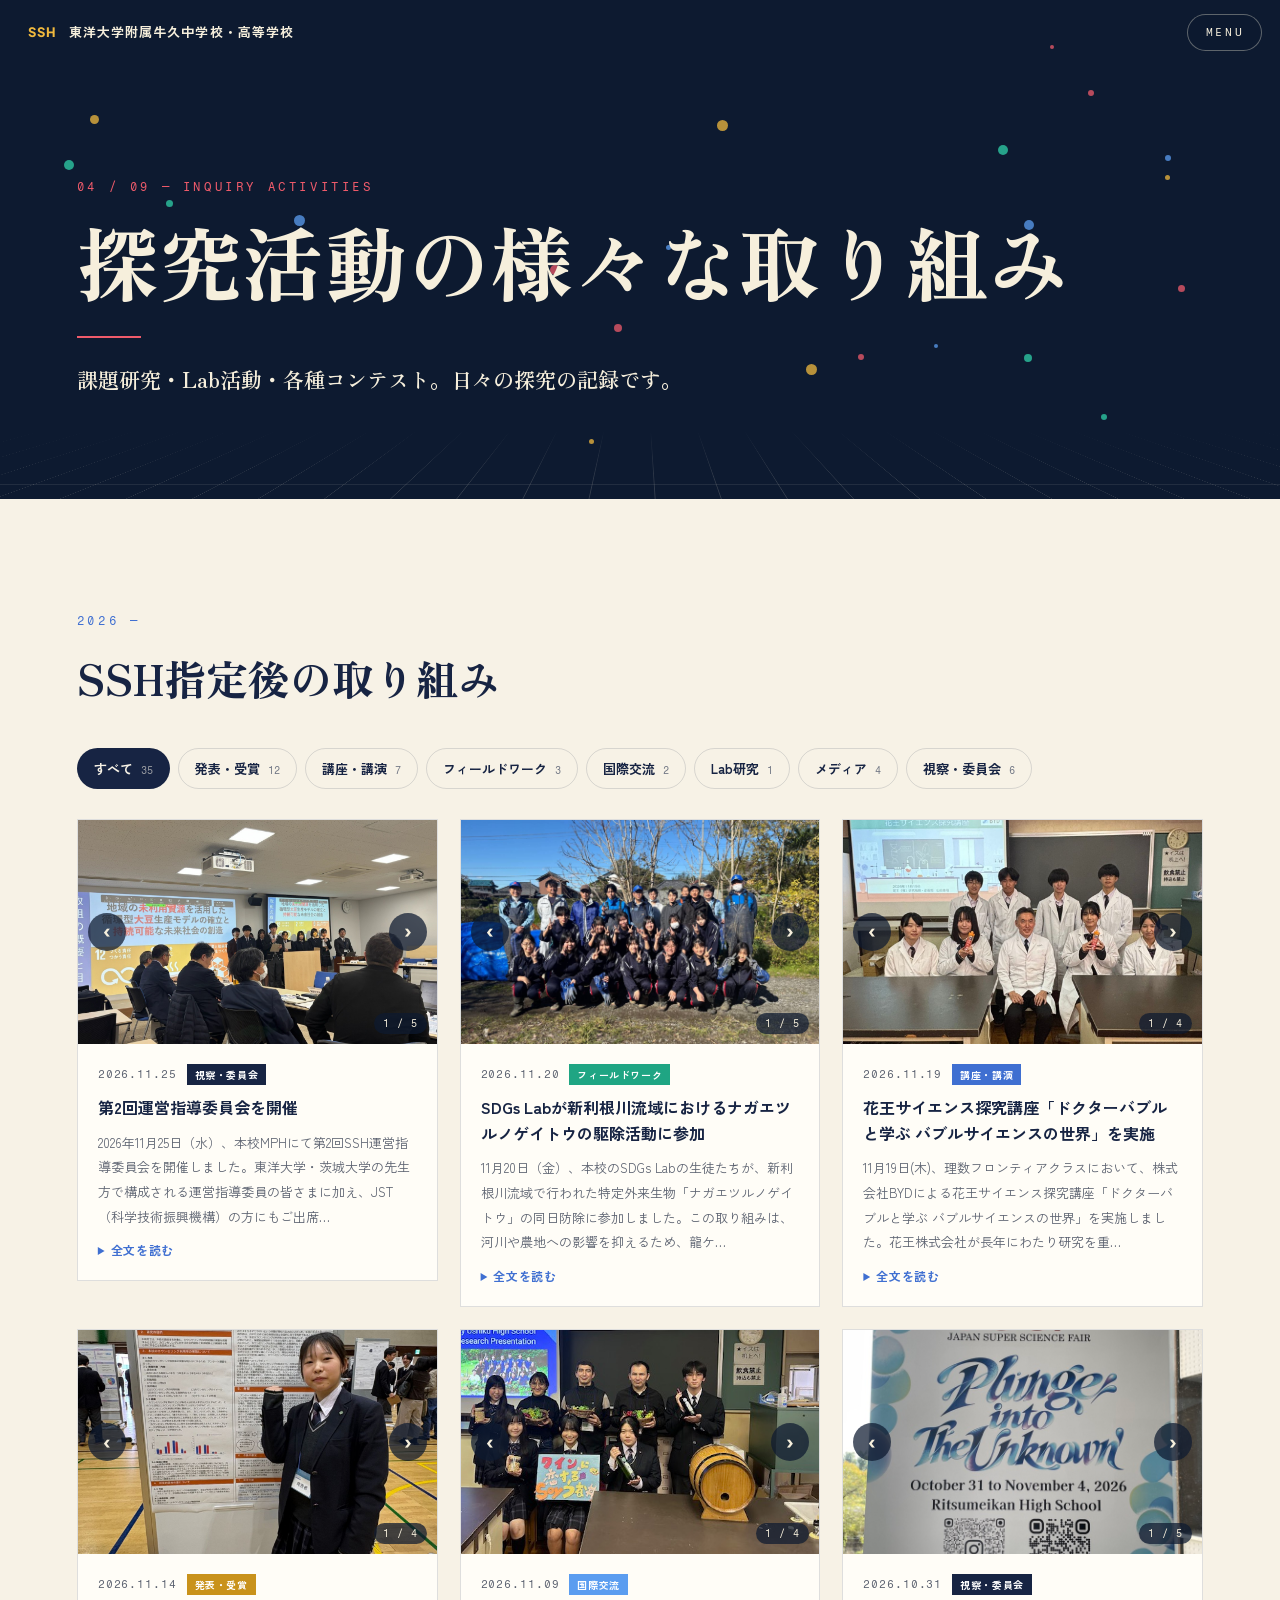
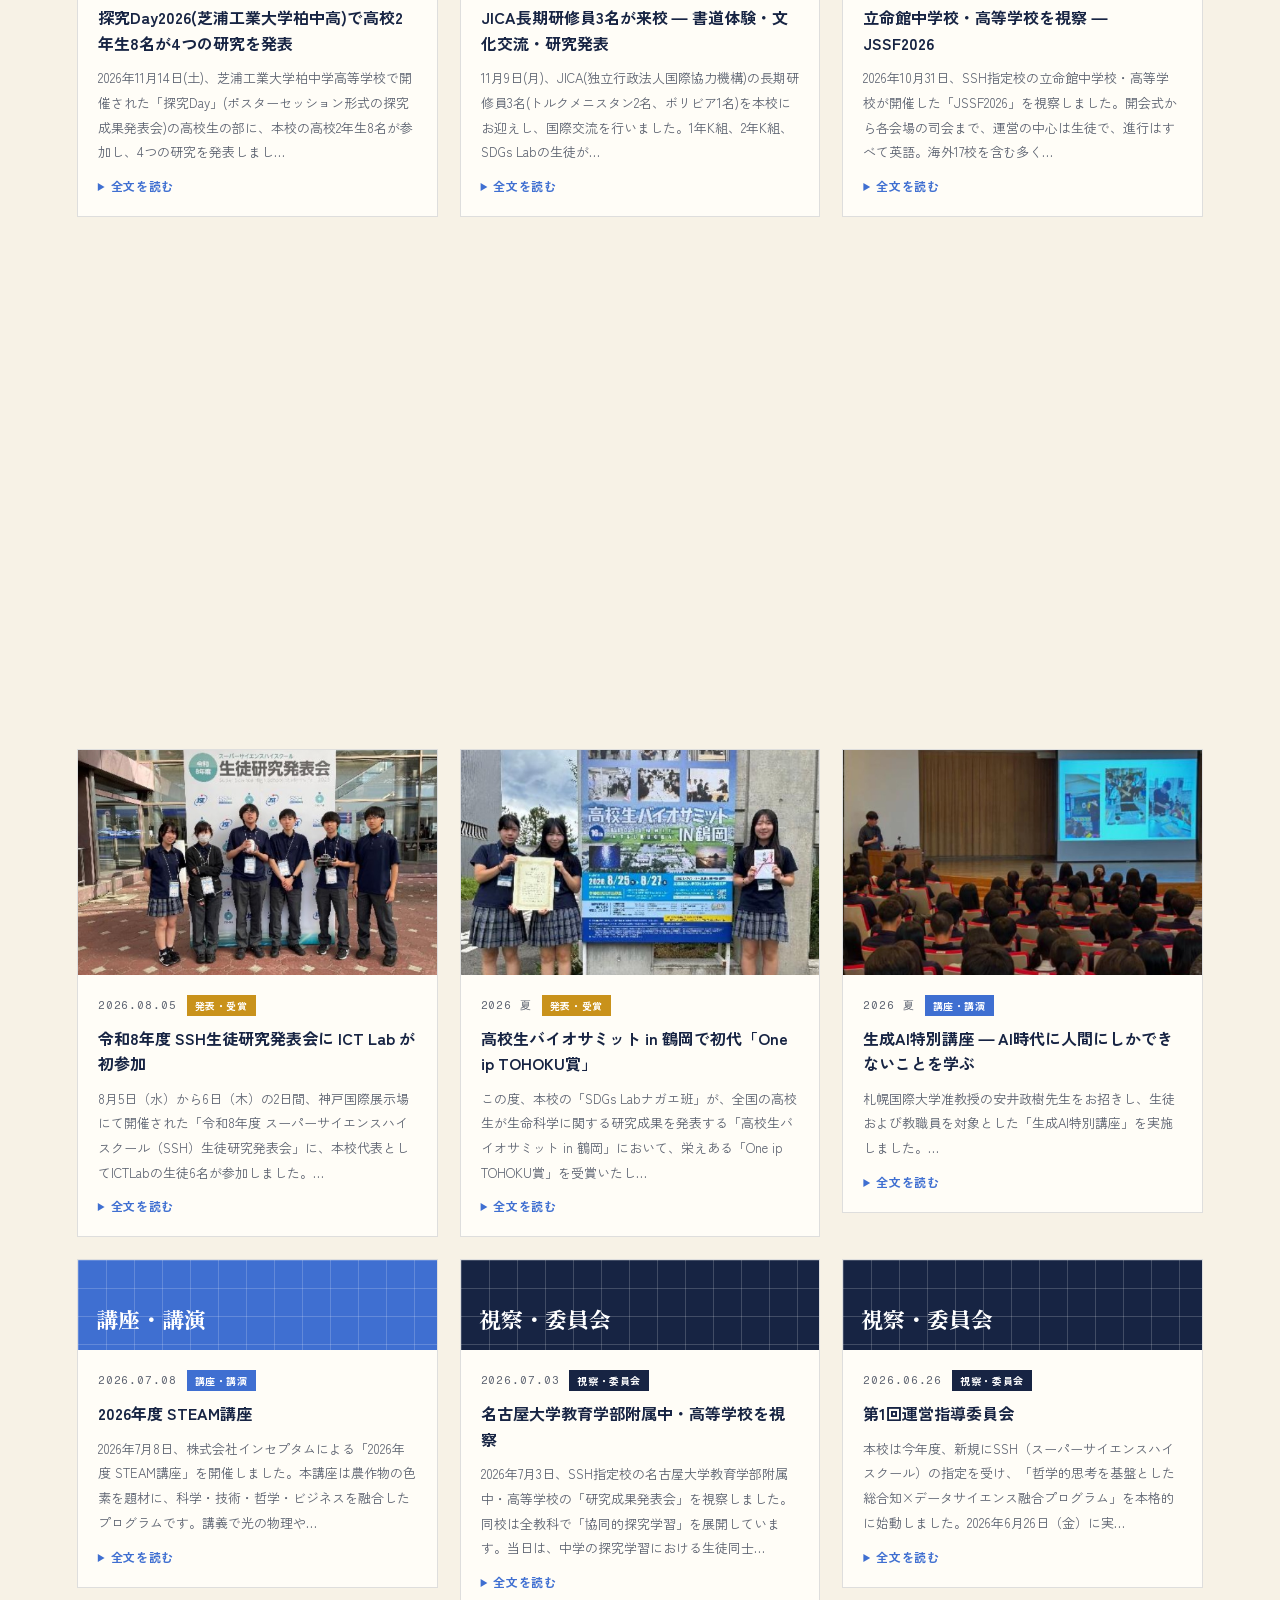
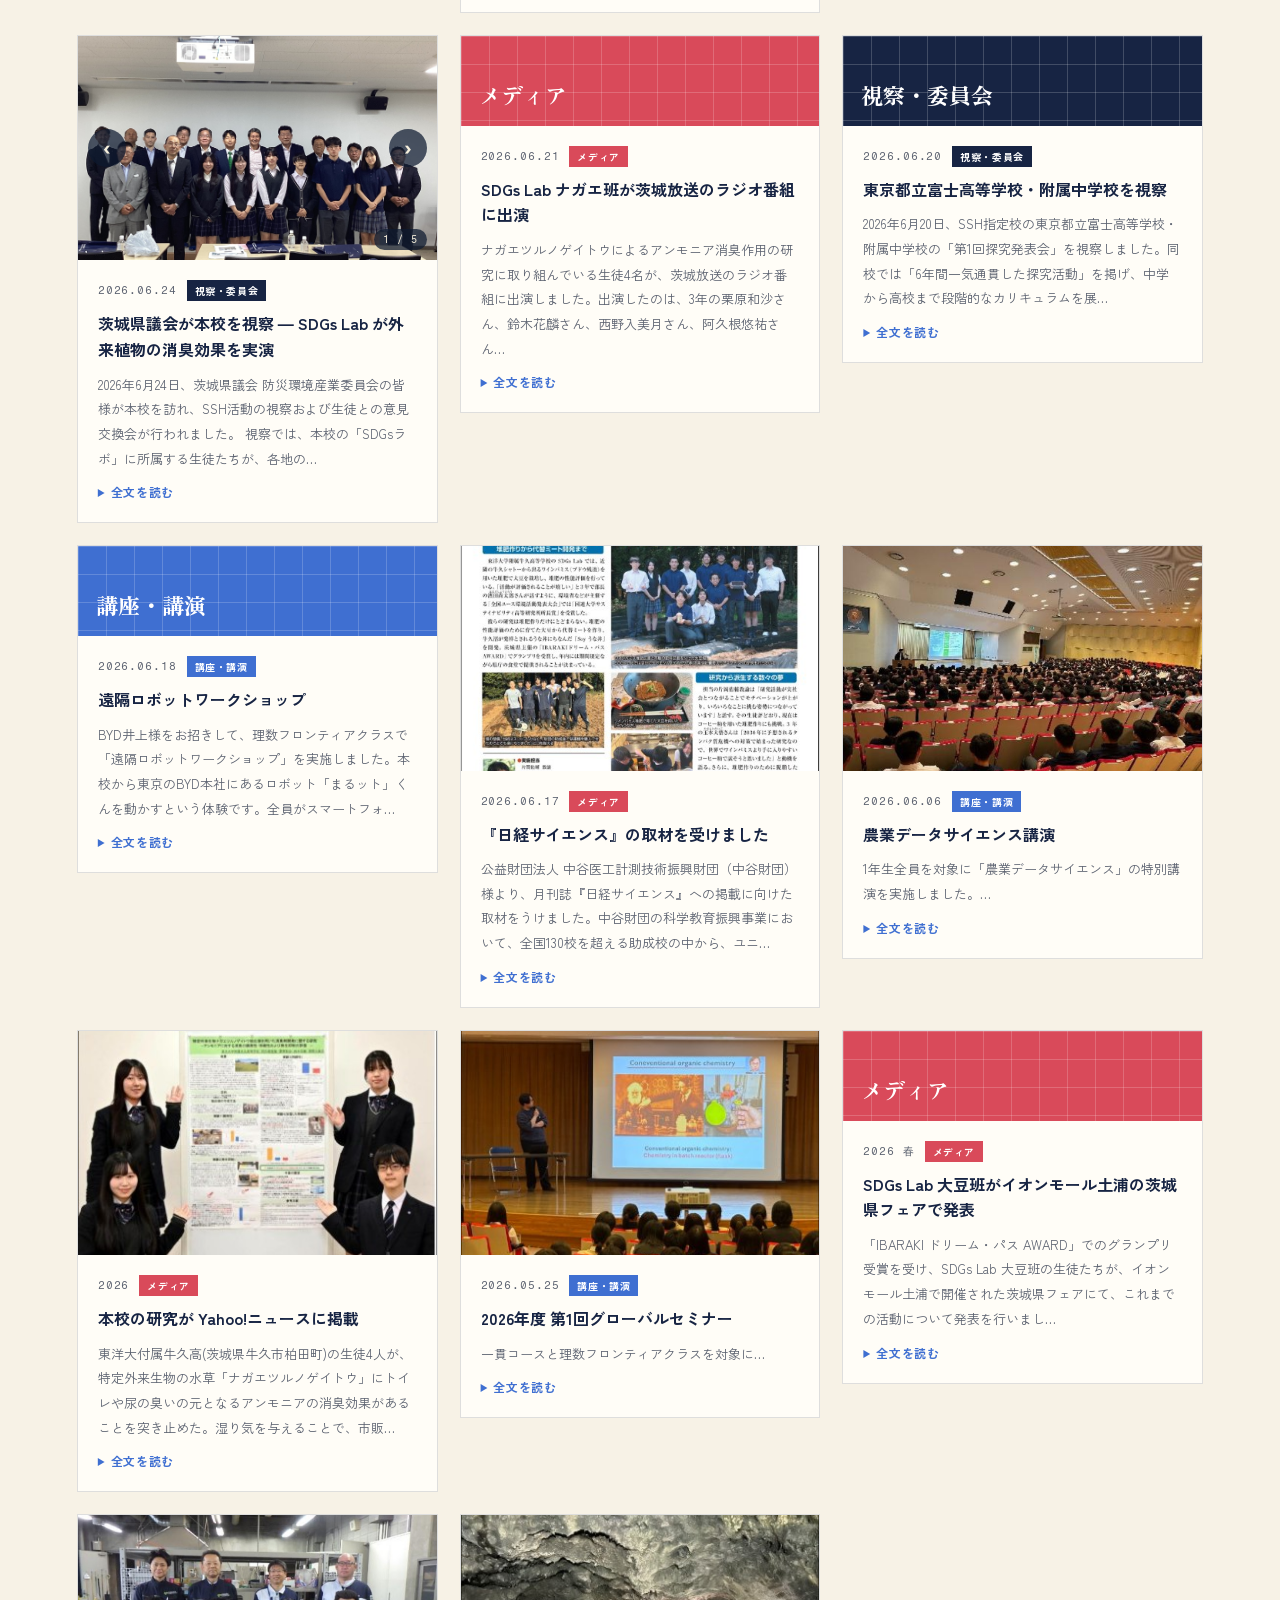
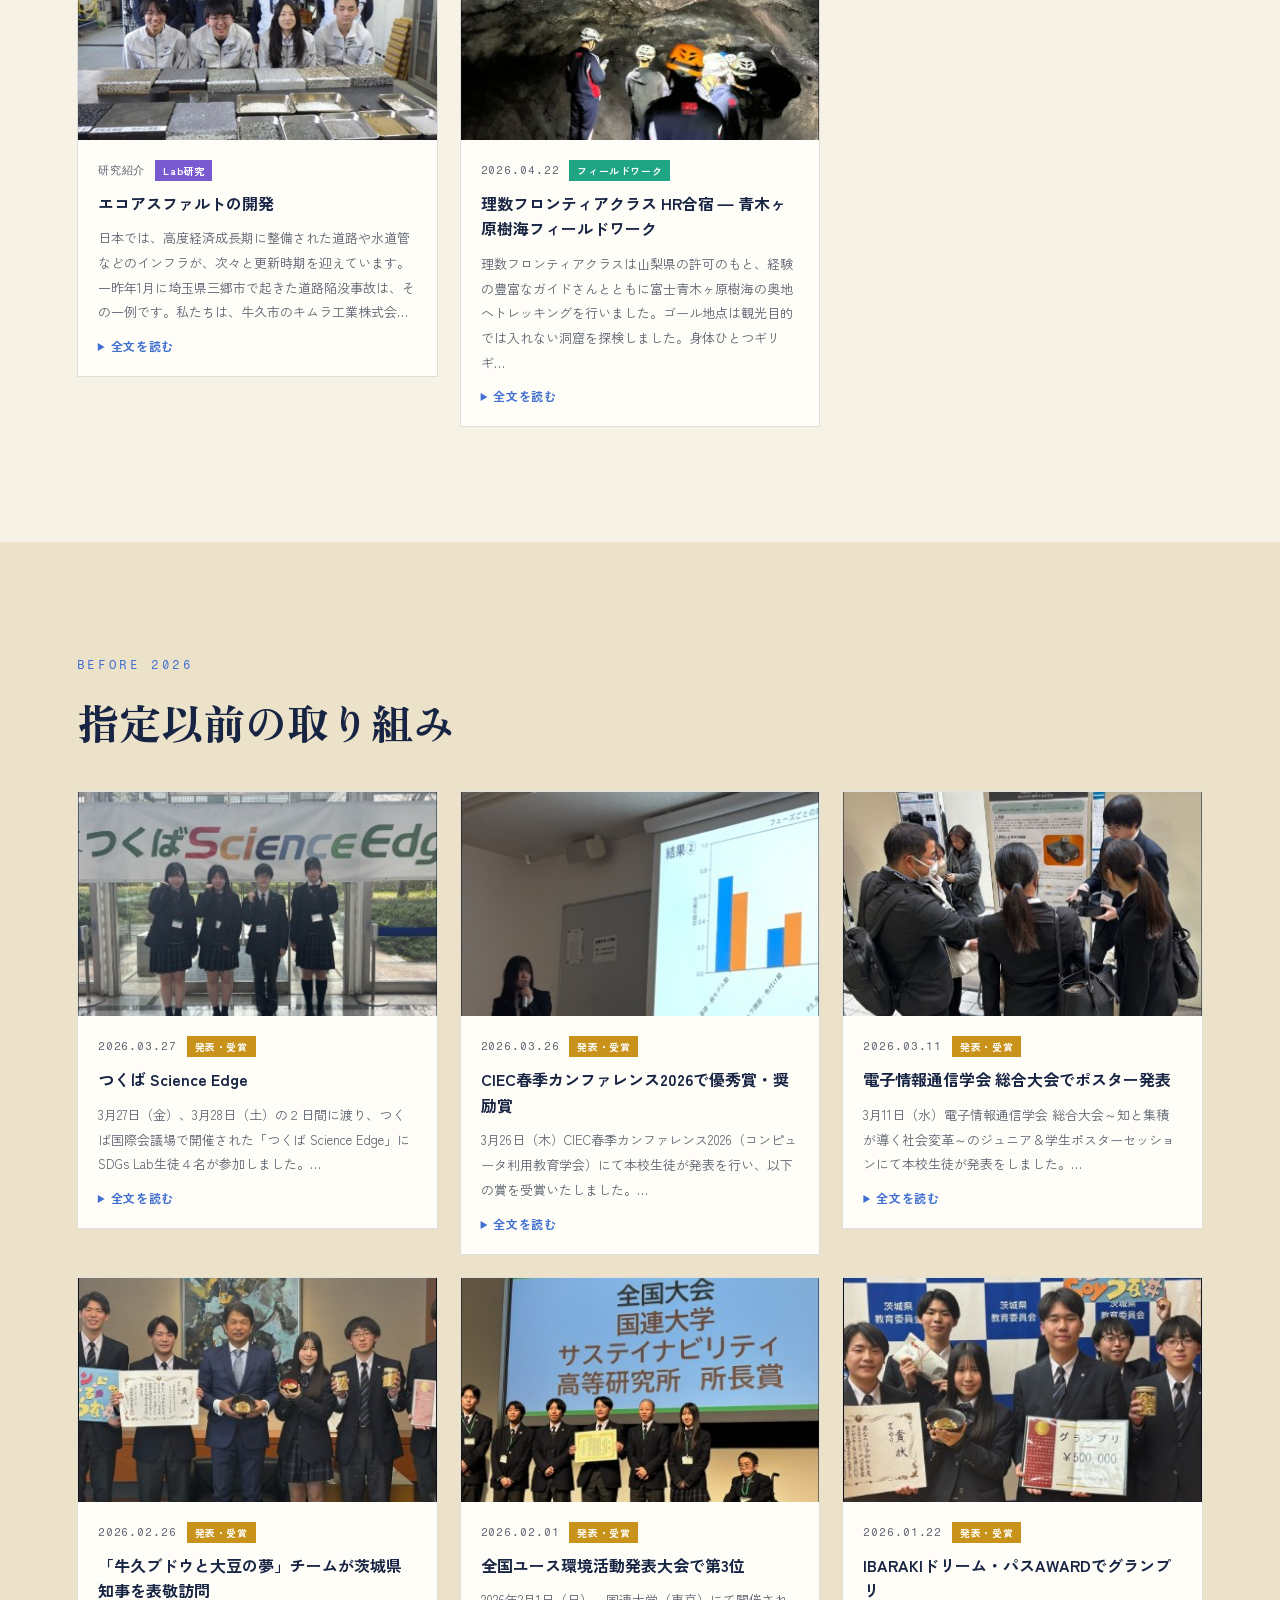
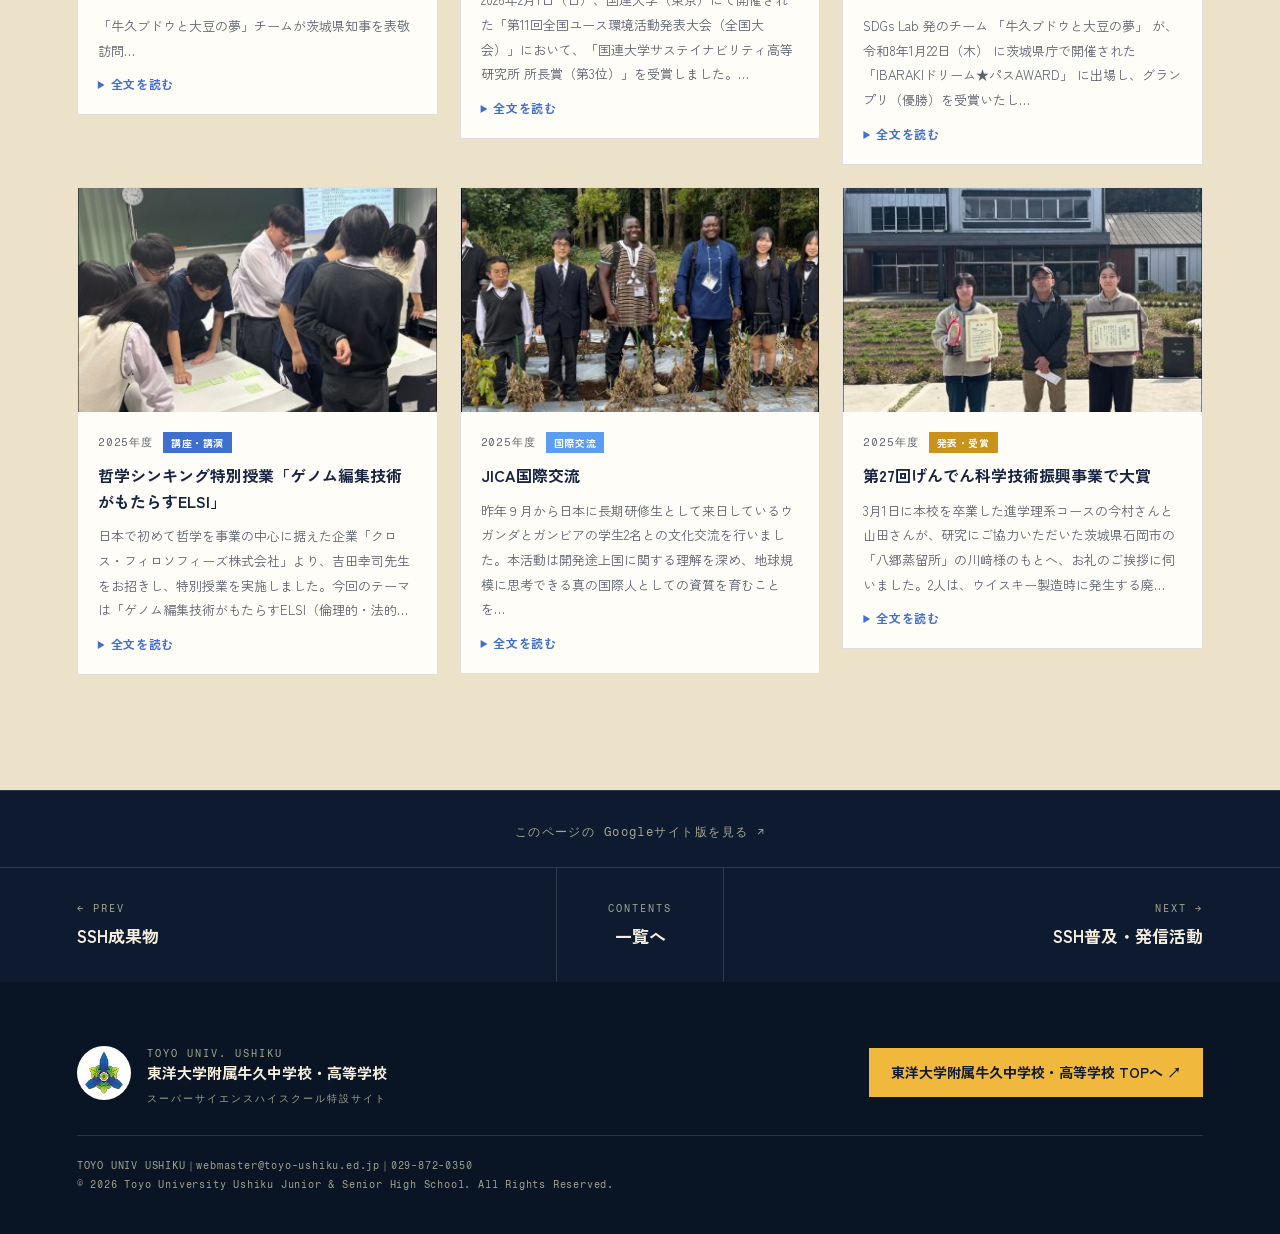
<file: activities.html>
<!DOCTYPE html>
<html lang="ja">
<head>
<meta charset="UTF-8">
<meta name="viewport" content="width=device-width, initial-scale=1.0">
<title>探究活動の様々な取り組み｜TOYO USHIKU SSH</title>
<meta name="description" content="課題研究・Lab活動・各種コンテスト。日々の探究の記録です。 東洋大学附属牛久中学校・高等学校 SSH特設サイト。">
<link rel="canonical" href="https://n-hatayama-ai.github.io/ssh-toyo-ushiku/activities.html">
<link rel="icon" type="image/png" sizes="32x32" href="assets/favicon-32.png">
<link rel="apple-touch-icon" sizes="180x180" href="assets/apple-touch-icon.png">
<meta property="og:type" content="article"><meta property="og:locale" content="ja_JP"><meta property="og:site_name" content="TOYO USHIKU SSH">
<meta property="og:title" content="探究活動の様々な取り組み｜TOYO USHIKU SSH"><meta property="og:description" content="課題研究・Lab活動・各種コンテスト。日々の探究の記録です。"><meta property="og:url" content="https://n-hatayama-ai.github.io/ssh-toyo-ushiku/activities.html">
<meta property="og:image" content="https://n-hatayama-ai.github.io/ssh-toyo-ushiku/assets/hero-enryo.jpg"><meta name="twitter:card" content="summary_large_image">
<link rel="preconnect" href="https://fonts.googleapis.com"><link rel="preconnect" href="https://fonts.gstatic.com" crossorigin>
<link href="https://fonts.googleapis.com/css2?family=Zen+Kaku+Gothic+New:wght@300;400;500;700;900&family=Zen+Old+Mincho:wght@400;600;900&family=Plus+Jakarta+Sans:wght@700;800&family=Fragment+Mono&display=swap" rel="stylesheet">
<link rel="stylesheet" href="sub.css">
<script data-goatcounter="https://ssh-toyo-ushiku.goatcounter.com/count" async src="//gc.zgo.at/count.js"></script>
</head>
<body style="--pc:#ef5b6b">
<!-- このファイルは tools/build.py が生成します。直接編集しないでください。 -->
<header class="top"><a class="brand" href="./"><b>SSH</b>東洋大学附属牛久中学校・高等学校</a></header>
<button class="menu-btn" id="menuBtn" type="button" aria-expanded="false" aria-controls="menu">MENU</button>
<nav class="menu" id="menu" aria-label="メニュー"><div class="cols"><div><h3>CONTENTS</h3><ul><li style="--i:0"><a href="inquiry.html">東洋大牛久の目指す探究教育<small>01 — INQUIRY EDUCATION</small></a></li><li style="--i:1"><a href="frontier.html">FRONTIER BOOST PROGRAM<small>02 — FRONTIER BOOST</small></a></li><li style="--i:2"><a href="achievements.html">SSH成果物<small>03 — ACHIEVEMENTS</small></a></li><li style="--i:3"><a href="activities.html" aria-current=page>探究活動の様々な取り組み<small>04 — INQUIRY ACTIVITIES</small></a></li><li style="--i:4"><a href="outreach.html">SSH普及・発信活動<small>05 — OUTREACH</small></a></li><li style="--i:5"><a href="reports.html">研究開発実施報告書<small>06 — RESEARCH REPORTS</small></a></li><li style="--i:6"><a href="committee.html">運営指導委員会<small>07 — STEERING COMMITTEE</small></a></li><li style="--i:7"><a href="visits.html">SSH先進校視察・受け入れ<small>08 — SCHOOL VISITS</small></a></li><li style="--i:8"><a href="logos.html">SSH通信「LOGOS Ushiku」<small>09 — NEWSLETTER</small></a></li></ul></div><div><h3>TOP</h3><ul><li style="--i:2"><a href="./">トップページ<small>HOME</small></a></li><li style="--i:3"><a href="https://www.toyo.ac.jp/ushiku/" target="_blank" rel="noopener">学校公式サイト ↗<small>TOYO USHIKU</small></a></li></ul></div></div></nav>
<div class="hero"><div class="dots" aria-hidden="true"><i style="left:80%;top:44%;--s:10px;--d:8.8s;--c:#5b9df0"></i><i style="left:7%;top:23%;--s:9px;--d:6.6s;--c:#f0b93e"></i><i style="left:91%;top:31%;--s:6px;--d:10.9s;--c:#5b9df0"></i><i style="left:46%;top:88%;--s:5px;--d:8.0s;--c:#f0b93e"></i><i style="left:86%;top:83%;--s:6px;--d:6.8s;--c:#2fd0a8"></i><i style="left:78%;top:29%;--s:10px;--d:7.6s;--c:#2fd0a8"></i><i style="left:80%;top:71%;--s:8px;--d:5.3s;--c:#2fd0a8"></i><i style="left:43%;top:53%;--s:10px;--d:6.7s;--c:#ef5b6b"></i><i style="left:67%;top:71%;--s:6px;--d:5.8s;--c:#ef5b6b"></i><i style="left:56%;top:24%;--s:11px;--d:10.7s;--c:#f0b93e"></i><i style="left:5%;top:32%;--s:10px;--d:6.6s;--c:#2fd0a8"></i><i style="left:48%;top:65%;--s:8px;--d:6.1s;--c:#ef5b6b"></i><i style="left:13%;top:40%;--s:7px;--d:6.6s;--c:#2fd0a8"></i><i style="left:52%;top:49%;--s:5px;--d:6.7s;--c:#5b9df0"></i><i style="left:63%;top:73%;--s:11px;--d:6.2s;--c:#f0b93e"></i><i style="left:73%;top:69%;--s:4px;--d:6.6s;--c:#5b9df0"></i><i style="left:23%;top:43%;--s:11px;--d:6.0s;--c:#5b9df0"></i><i style="left:49%;top:51%;--s:5px;--d:7.0s;--c:#ef5b6b"></i><i style="left:91%;top:35%;--s:5px;--d:8.4s;--c:#f0b93e"></i><i style="left:92%;top:57%;--s:7px;--d:5.4s;--c:#ef5b6b"></i><i style="left:82%;top:9%;--s:4px;--d:9.0s;--c:#ef5b6b"></i><i style="left:85%;top:18%;--s:6px;--d:5.4s;--c:#ef5b6b"></i></div><div class="in">
  <p class="eyebrow">04 / 09 — INQUIRY ACTIVITIES</p>
  <h1 aria-label="探究活動の様々な取り組み"><span class="w"><span style="--i:0">探</span><span style="--i:1">究</span><span style="--i:2">活</span><span style="--i:3">動</span><span style="--i:4">の</span><span style="--i:5">様</span><span style="--i:6">々</span><span style="--i:7">な</span><span style="--i:8">取</span><span style="--i:9">り</span><span style="--i:10">組</span><span style="--i:11">み</span></span></h1>
  <p class="lead">課題研究・Lab活動・各種コンテスト。日々の探究の記録です。</p>
</div></div>
<main><section class="sec cream"><div class="in"><p class="eyebrow rv">2026 —</p><h2 class="rv">SSH指定後の取り組み</h2><div class="filter rv" id="filter"><button data-c="all" aria-pressed="true">すべて <i>35</i></button><button data-c="award" aria-pressed="false">発表・受賞 <i>12</i></button><button data-c="lecture" aria-pressed="false">講座・講演 <i>7</i></button><button data-c="field" aria-pressed="false">フィールドワーク <i>3</i></button><button data-c="global" aria-pressed="false">国際交流 <i>2</i></button><button data-c="lab" aria-pressed="false">Lab研究 <i>1</i></button><button data-c="media" aria-pressed="false">メディア <i>4</i></button><button data-c="visit" aria-pressed="false">視察・委員会 <i>6</i></button></div><div class="cards"><article class="card rv" id="committee2" data-cat="visit"><div class="car" role="group" aria-label="写真 5枚"><div class="car-track" tabindex="0"><img src="assets/news/x-committee2-1.jpg" alt="写真 1 / 5" loading="lazy"><img src="assets/news/x-committee2-2.jpg" alt="写真 2 / 5" loading="lazy"><img src="assets/news/x-committee2-3.jpg" alt="写真 3 / 5" loading="lazy"><img src="assets/news/x-committee2-4.jpg" alt="写真 4 / 5" loading="lazy"><img src="assets/news/x-committee2-5.jpg" alt="写真 5 / 5" loading="lazy"></div><button class="car-btn prev" type="button" aria-label="前の写真">‹</button><button class="car-btn next" type="button" aria-label="次の写真">›</button><span class="car-count"><b>1</b> / 5</span></div><div class="cb"><p class="meta"><time>2026.11.25</time><span class="tag c-visit">視察・委員会</span></p><h3>第2回運営指導委員会を開催</h3><p class="summ">2026年11月25日（水）、本校MPHにて第2回SSH運営指導委員会を開催しました。東洋大学・茨城大学の先生方で構成される運営指導委員の皆さまに加え、JST（科学技術振興機構）の方にもご出席…</p><details><summary>全文を読む</summary><p>2026年11月25日（水）、本校MPHにて第2回SSH運営指導委員会を開催しました。東洋大学・茨城大学の先生方で構成される運営指導委員の皆さまに加え、JST（科学技術振興機構）の方にもご出席いただきました。</p><p>はじめに、今年度の重点である「全校展開に向けた体制とカリキュラム」「研究系部活動の成果と発信」「哲学シンキングの導入準備と評価方法」について報告し、来年度から始まる新しい探究科目の構想を説明しました。</p><p>続いて、研究系部活動の生徒が研究成果を発表しました。ICT Labは「小中学生の制作者志向育成を目指したロボット教材開発」と「Raspberry Piを用いた物体検出の実装と救助ロボットとの統合」、SDGs Labは大豆班「牛久大豆Ⅱで創る持続可能な未来 ―地域から世界、そして宇宙へ―」とナガエ班「終わりのない駆除に、希望の光を ―厄介者ナガエツルノゲイトウを活用した消臭剤の開発―」の計4件です。</p><p>委員の先生方からは、生徒が「自分がやりたいから」研究に取り組んでいる姿勢や、実験データやものづくりに基づいて社会実装までめざす流れを高く評価していただきました。一方で、明確な目標から出発した研究を科学的な思考の深まりにつなげること、生徒の変容をどのような枠組みで見取るか、アンケートなど人を対象とするデータを扱う際の研究倫理の手続きなど、次の段階に向けた具体的なご助言もいただきました。</p><p>本校はいただいたご助言を研究とカリキュラムづくりに生かしてまいります。次回は2027年2月27日（土）、午前の探究成果発表会に続いて第3回運営指導委員会を開催します。</p></details></div></article><article class="card rv" id="nagae2026" data-cat="field"><div class="car" role="group" aria-label="写真 5枚"><div class="car-track" tabindex="0"><img src="assets/news/x-nagae2026-1.jpg" alt="写真 1 / 5" loading="lazy"><img src="assets/news/x-nagae2026-2.jpg" alt="写真 2 / 5" loading="lazy"><img src="assets/news/x-nagae2026-3.jpg" alt="写真 3 / 5" loading="lazy"><img src="assets/news/x-nagae2026-4.jpg" alt="写真 4 / 5" loading="lazy"><img src="assets/news/x-nagae2026-5.jpg" alt="写真 5 / 5" loading="lazy"></div><button class="car-btn prev" type="button" aria-label="前の写真">‹</button><button class="car-btn next" type="button" aria-label="次の写真">›</button><span class="car-count"><b>1</b> / 5</span></div><div class="cb"><p class="meta"><time>2026.11.20</time><span class="tag c-field">フィールドワーク</span></p><h3>SDGs Labが新利根川流域におけるナガエツルノゲイトウの駆除活動に参加</h3><p class="summ">11月20日（金）、本校のSDGs Labの生徒たちが、新利根川流域で行われた特定外来生物「ナガエツルノゲイトウ」の同日防除に参加しました。この取り組みは、河川や農地への影響を抑えるため、龍ケ…</p><details><summary>全文を読む</summary><p>11月20日（金）、本校のSDGs Labの生徒たちが、新利根川流域で行われた特定外来生物「ナガエツルノゲイトウ」の同日防除に参加しました。この取り組みは、河川や農地への影響を抑えるため、龍ケ崎市、稲敷市、河内町、利根町の流域4市町と関係機関が連携して行ったものです。</p><p>本校の生徒たちは、利根町の三夜橋付近で、午前10時から正午まで、利根町、水資源機構 利根川下流総合管理所、茨城県の河川課・環境政策課の皆さんとともに、駆除・回収作業に取り組みました。</p><p>生徒たちは、川から引き上げられたナガエツルノゲイトウをかごで運び、ブルーシートの上に置いた大型の回収袋に集めました。水を含んだ茎や根でいっぱいのかごを、体操服や長靴を泥で汚しながらも、協力して何度も運びました。</p><p>ナガエツルノゲイトウは、ちぎれた茎や根からも再生します。生徒たちは、引き上げた株を運ぶ際にも、破片を地面に落としたり、川に流したりしないように回収することの大切さを、実際の作業を通して学びました。</p><p>SDGs Labでは、駆除されたナガエツルノゲイトウを消臭剤に活用する研究に取り組んでいます。今回の活動は、研究対象の植物が川でどのように繁茂しているかを自分たちの目で確かめ、地域の自治体や関係機関が協力して進める駆除作業を体験する機会となりました。</p><p>生徒たちを受け入れ、一緒に作業してくださった自治体・関係機関の皆さまに、心より感謝申し上げます。</p></details></div></article><article class="card rv" id="kao2026" data-cat="lecture"><div class="car" role="group" aria-label="写真 4枚"><div class="car-track" tabindex="0"><img src="assets/news/x-kao-1.jpg" alt="写真 1 / 4" loading="lazy"><img src="assets/news/x-kao-2.jpg" alt="写真 2 / 4" loading="lazy"><img src="assets/news/x-kao-3.jpg" alt="写真 3 / 4" loading="lazy"><img src="assets/news/x-kao-4.jpg" alt="写真 4 / 4" loading="lazy"></div><button class="car-btn prev" type="button" aria-label="前の写真">‹</button><button class="car-btn next" type="button" aria-label="次の写真">›</button><span class="car-count"><b>1</b> / 4</span></div><div class="cb"><p class="meta"><time>2026.11.19</time><span class="tag c-lecture">講座・講演</span></p><h3>花王サイエンス探究講座「ドクターバブルと学ぶ バブルサイエンスの世界」を実施</h3><p class="summ">11月19日(木)、理数フロンティアクラスにおいて、株式会社BYDによる花王サイエンス探究講座「ドクターバブルと学ぶ バブルサイエンスの世界」を実施しました。花王株式会社が長年にわたり研究を重…</p><details><summary>全文を読む</summary><p>11月19日(木)、理数フロンティアクラスにおいて、株式会社BYDによる花王サイエンス探究講座「ドクターバブルと学ぶ バブルサイエンスの世界」を実施しました。花王株式会社が長年にわたり研究を重ねてきた界面活性剤をテーマに、身近な洗剤を使ったさまざまな実験に取り組みました。</p><p>油と水の関係や表面張力の変化など、身近な現象に隠された科学の不思議を体験するとともに、界面活性剤が持つ浸透作用・乳化作用・分散作用などの仕組みについて、実験結果と結びつけながら学ぶことができました。普段何気なく使っている洗剤にも、科学的な原理が数多く活用されていることを実感できる、楽しい講座となりました。</p><p>また、長年にわたり企業で研究に携わってこられた山田博士から、企業における研究開発の実際や研究の面白さ、研究者という仕事の魅力についてもお話しいただきました。生徒たちにとって、科学の知識を深めるだけでなく、将来の進路や研究活動について考える貴重な機会となりました。</p><p>さらに、株式会社BYDの井上様からは、花王の既存商品では十分に対応できていない課題を見つけ、新たな機能や価値を持つ商品を考案するという課題も提示されました。生徒たちはグループごとに、日常生活の中で感じる不便さや既存商品の課題に着目し、どのような機能を持つ商品があれば解決できるのかを議論しました。単に実験を楽しむだけでなく、既存の技術や商品の限界を考え、それを乗り越える新たなアイデアを生み出そうとする、探究的な学びへと発展しました。</p><p>今回の講座は、身近な科学現象への興味・関心を高めるとともに、科学的な知識を社会の課題解決や新たな価値の創造につなげることの大切さを学ぶ、大変貴重な機会となりました。ご指導いただいた花王株式会社の山田博士、株式会社BYDの井上様、吉尾様をはじめ、関係者の皆様に心より感謝申し上げます。</p></details></div></article><article class="card rv" id="tankyuday2026" data-cat="award"><div class="car" role="group" aria-label="写真 4枚"><div class="car-track" tabindex="0"><img src="assets/news/x-tankyuday-1.jpg" alt="写真 1 / 4" loading="lazy"><img src="assets/news/x-tankyuday-2.jpg" alt="写真 2 / 4" loading="lazy"><img src="assets/news/x-tankyuday-3.jpg" alt="写真 3 / 4" loading="lazy"><img src="assets/news/x-tankyuday-4.jpg" alt="写真 4 / 4" loading="lazy"></div><button class="car-btn prev" type="button" aria-label="前の写真">‹</button><button class="car-btn next" type="button" aria-label="次の写真">›</button><span class="car-count"><b>1</b> / 4</span></div><div class="cb"><p class="meta"><time>2026.11.14</time><span class="tag c-award">発表・受賞</span></p><h3>探究Day2026(芝浦工業大学柏中高)で高校2年生8名が4つの研究を発表</h3><p class="summ">2026年11月14日(土)、芝浦工業大学柏中学高等学校で開催された「探究Day」(ポスターセッション形式の探究成果発表会)の高校生の部に、本校の高校2年生8名が参加し、4つの研究を発表しまし…</p><details><summary>全文を読む</summary><p>2026年11月14日(土)、芝浦工業大学柏中学高等学校で開催された「探究Day」(ポスターセッション形式の探究成果発表会)の高校生の部に、本校の高校2年生8名が参加し、4つの研究を発表しました。自ら立てた問いに対し、アンケート調査・インタビュー・実験・授業実践といった方法で仮説を検証した成果を、他校の生徒や教育関係者との対話を通して磨く機会となりました。</p><p>【研究1】高校生におけるカウンセリングの利用率と社会的認知の関係について(木村 想さん):国内では、生徒でカウンセリングの利用経験がある人は約6%にとどまる一方、スクールカウンセラーの設置率は95.2%と高い水準にあります。この差の背景に「社会的認知」(カウンセリングやクライエントに対する偏見・イメージ)があるのではないかと考え、本校1〜3年生126名のアンケートと、スクールカウンセラー・養護教諭へのインタビューから実態を調べました。利用経験者は15名(11.9%)で、カウンセリング自体への印象とクライエントへの印象の間に大きな差があることが分かりました。</p><p>【研究2】茨城県南地域における野生イチゴ類の鑑賞園芸種としての性質評価(石嶋 歩乃花さん・大和田 純羽さん・正者 希美さん):植物資源の有効活用と生物多様性の保全に貢献するため、野生イチゴ類(キイチゴ属・キジムシロ属・オランダイチゴ属)に着目しました。県南地域で採取した野生種の生育環境を調査し、糖度とビタミンC含有量を測定しました。ヘビイチゴのビタミンC含有量は81.8mg/100mLと、基準としたイチゴ(62.0mg/100mL)を上回り、糖度の高さとビタミンC量が必ずしも一致しないことも明らかになりました。今後は栽培可能性の検証とSDGs(目標15)への活用を目指します。</p><p>【研究3】発達障害は“医療の対象”としてどのように理解されているのか ― 中・高校生の認識と日星における支援構造の比較(大嶋 里奈さん・田中 美緒さん・根本 みみさん):発達障害への理解と、実際の行動との関係を明らかにするため、日本とシンガポールの政策に関する文献調査と、全校生徒約2,000名を対象とした2段階のアンケート調査(認知度調査・意識/行動調査)を実施しました。理解が進んでいても行動には結びつきにくいという課題を踏まえ、支援スタッフの配置や相談しやすい環境づくりなど、両国の支援構造を比較して考察をまとめました。</p><p>【研究4】生徒の主体性を引き出す英語授業のデザイン(山下 莉夏さん):アクティブラーニングに焦点を当て、本校中学1年生の「be動詞と一般動詞の使い分け」の授業を設計・実践しました。事前アンケートでは、英語を話すことに苦手意識がある生徒が70.9%に上りました。授業後のアンケートでは、グループで学ぶことで疑問点を解決できたと84.1%が回答し、ミニテストでは約80%の生徒が内容を理解できていました。AIの活用を含め、さらに改善の余地があることも課題として整理しました。</p><p>発表した生徒たちは、他校の生徒・先生方からの質問や助言を受け、研究の次の一歩となる新たな気づきを得ました。本校は、SSHの取り組みの中で、生徒一人ひとりが問いを立て、確かめ、伝える探究活動を今後も進めていきます。</p></details></div></article><article class="card rv" id="jica2026" data-cat="global"><div class="car" role="group" aria-label="写真 4枚"><div class="car-track" tabindex="0"><img src="assets/news/x-jica2026.jpg" alt="写真 1 / 4" loading="lazy"><img src="assets/news/x-jica2026-2.jpg" alt="写真 2 / 4" loading="lazy"><img src="assets/news/x-jica2026-3.jpg" alt="写真 3 / 4" loading="lazy"><img src="assets/news/x-jica2026-4.jpg" alt="写真 4 / 4" loading="lazy"></div><button class="car-btn prev" type="button" aria-label="前の写真">‹</button><button class="car-btn next" type="button" aria-label="次の写真">›</button><span class="car-count"><b>1</b> / 4</span></div><div class="cb"><p class="meta"><time>2026.11.09</time><span class="tag c-global">国際交流</span></p><h3>JICA長期研修員3名が来校 ― 書道体験・文化交流・研究発表</h3><p class="summ">11月9日(月)、JICA(独立行政法人国際協力機構)の長期研修員3名(トルクメニスタン2名、ボリビア1名)を本校にお迎えし、国際交流を行いました。1年K組、2年K組、SDGs Labの生徒が…</p><details><summary>全文を読む</summary><p>11月9日(月)、JICA(独立行政法人国際協力機構)の長期研修員3名(トルクメニスタン2名、ボリビア1名)を本校にお迎えし、国際交流を行いました。1年K組、2年K組、SDGs Labの生徒が参加しました。SSH指定校として、地域の国際協力機関であるJICAと連携し、開発途上国への理解を深めて地球規模で考える力を育てることをねらいに企画したものです。書道体験では研修員1名に生徒2名がバディとなり、書道室で一緒に筆を執りました。4限は1年K組、5限は2年K組で、研修員が母国を紹介し、「世界の諸問題」をテーマに英語で意見交換をしました。生徒は現地の文化や社会、課題を直接聞き、英語を実際のコミュニケーションの道具として使いました。　　昼食もバディと一緒にとりました。</p><p>午後は生物室で、SDGs Labの生徒が研究発表をしました。　大豆班は、トルクメニスタンとボリビアがどちらもワインの生産国であることにちなんだ内容です。ナガエツルノゲイトウ班は、地域の水辺で問題となっている外来植物ナガエツルノゲイトウを扱いました。南米原産のこの植物は、ボリビアも原産国の一つです。海外の方に研究を聞いていただき、その意義や世界での応用の可能性を考えるきっかけになりました。発表後は同じ生物室で記念撮影をしました。本校はこれからも、地域と世界を結び、新たな価値を創造するグローバルリーダーの育成に取り組みます。</p></details></div></article><article class="card rv" id="ritsumeikan" data-cat="visit"><div class="car" role="group" aria-label="写真 5枚"><div class="car-track" tabindex="0"><img src="assets/news/x-ritsumeikan-1.jpg" alt="写真 1 / 5" loading="lazy"><img src="assets/news/x-ritsumeikan-2.jpg" alt="写真 2 / 5" loading="lazy"><img src="assets/news/x-ritsumeikan-3.jpg" alt="写真 3 / 5" loading="lazy"><img src="assets/news/x-ritsumeikan-4.jpg" alt="写真 4 / 5" loading="lazy"><img src="assets/news/x-ritsumeikan-5.jpg" alt="写真 5 / 5" loading="lazy"></div><button class="car-btn prev" type="button" aria-label="前の写真">‹</button><button class="car-btn next" type="button" aria-label="次の写真">›</button><span class="car-count"><b>1</b> / 5</span></div><div class="cb"><p class="meta"><time>2026.10.31</time><span class="tag c-visit">視察・委員会</span></p><h3>立命館中学校・高等学校を視察 ― JSSF2026</h3><p class="summ">2026年10月31日、SSH指定校の立命館中学校・高等学校が開催した「JSSF2026」を視察しました。開会式から各会場の司会まで、運営の中心は生徒で、進行はすべて英語。海外17校を含む多く…</p><details><summary>全文を読む</summary><p>2026年10月31日、SSH指定校の立命館中学校・高等学校が開催した「JSSF2026」を視察しました。開会式から各会場の司会まで、運営の中心は生徒で、進行はすべて英語。海外17校を含む多くの参加校が集まる中、生徒が自信をもって研究発表に臨む姿が印象的でした。化学・物理などの分野別口頭発表や科学講義を見学し、視察教員の懇談会にも参加しました。化学・物理・生物・探究の教員と外国語科の教員が連携して指導する体制や、3年間を見通した育成の仕組みから、英語で発表する力の育て方を学びました。今回の知見を、発表会の運営への生徒の参画や、関係教員の連携、3年間のカリキュラム構築に活かしてまいります。</p></details></div></article><article class="card rv" id="jsse" data-cat="award"><div class="noimg c-award"><span>発表・受賞</span></div><div class="cb"><p class="meta"><time>2026.09.11</time><span class="tag c-award">発表・受賞</span></p><h3>日本科学教育学会 第50回年会で本校教員が研究成果を発表</h3><p class="summ">9月11日（金）から13日（日）にかけて東京大学駒場IIリサーチキャンパスで開催された「日本科学教育学会 第50回年会」（テーマ：科学教育研究の半世紀とこれから）において、本校理科の片岡佑輔教…</p><details><summary>全文を読む</summary><p>9月11日（金）から13日（日）にかけて東京大学駒場IIリサーチキャンパスで開催された「日本科学教育学会 第50回年会」（テーマ：科学教育研究の半世紀とこれから）において、本校理科の片岡佑輔教諭が「3Dプリンター製ヒト科頭骨模型と哲学的探究を用いた進化教育」と題する研究発表を行いました。本発表は、3年N組理系生徒18名を対象に、3Dプリンターで製作したヒト科7種の頭骨模型を観察・比較する活動と、「進化はいつも『良くなる』方向に進むのか」「古い生物は新しい生物の『もと』なのか」を問い直す哲学的探究を組み合わせた授業実践の成果をまとめたものです。事前・事後の調査では、進化を一直線の変化と捉える誤った理解が減少し、複数の特徴から系統関係を考える姿勢や言葉の意味を吟味する姿勢の向上がみられました。なお、頭骨模型の製作には本校ICT Labの生徒も協力し、21個の模型を3Dスキャン・プリント作製しました。哲学的思考を基盤とする本校SSHの取り組みを象徴する発表となりました。</p></details></div></article><article class="card rv" id="coolearth" data-cat="award"><img src="assets/news/x-coolearth.jpg" alt="" loading="lazy"><div class="cb"><p class="meta"><time>2026.08.21</time><span class="tag c-award">発表・受賞</span></p><h3>クールアースいばらき2026大会で最優秀賞、茨城県代表として全国大会へ</h3><p class="summ">8月21日（金）、ホテルレイクビュー水戸にて開催された「クールアースいばらき2026大会」において、本校の「SDGs Lab大豆班」が見事、最優秀賞を受賞いたしました！本大会は、地球温暖化防止…</p><details><summary>全文を読む</summary><p>8月21日（金）、ホテルレイクビュー水戸にて開催された「クールアースいばらき2026大会」において、本校の「SDGs Lab大豆班」が見事、最優秀賞を受賞いたしました！本大会は、地球温暖化防止や脱炭素社会の実現に向けた県内の優れた取り組みを表彰・共有するものです。当日は、「企業・自治体部門」「ジュニアキッズ部門」「市民部門」「学生部門」の各部門を勝ち抜いた4つの代表チームが登壇し、それぞれの活動成果について熱のこもったプレゼンテーションを行いました。地域特性・独自性・連携・継続性・発展性・二酸化炭素削減効果・プレゼン力の7つの審査基準で最高評価を獲得しました。茨城県地球温暖化防止活動推進員の皆様や、エコカレッジ職域コースの受講者をはじめとする50名を超える審査員によって厳正な審査が行われました。非常にハイレベルな接戦となりましたが、本校の大豆を通じたSDGsの取り組みと、その波及効果が高く評価され、見事トップである最優秀賞に選出されました。</p><p>今回の受賞を受け、SDGs Lab大豆班は茨城県の代表として、全国大会である「脱炭素チャレンジカップ2027」（令和9年/2027年2月26日開催予定）へ出場することが決定いたしました。</p></details></div></article><article class="card rv" id="camp" data-cat="field"><img src="assets/news/x-camp.jpg" alt="" loading="lazy"><div class="cb"><p class="meta"><time>2026.08.18</time><span class="tag c-field">フィールドワーク</span></p><h3>理数フロンティアクラス サマーキャンプ</h3><p class="summ">8月18日（火）から19日（水）の2日間にわたり、理数フロンティアクラス1期生を対象としたサマーキャンプを実施しました。今回のテーマは「海や河川などの水圏における水質汚染と環境問題」です。NP…</p><details><summary>全文を読む</summary><p>8月18日（火）から19日（水）の2日間にわたり、理数フロンティアクラス1期生を対象としたサマーキャンプを実施しました。今回のテーマは「海や河川などの水圏における水質汚染と環境問題」です。NPO法人湘南ビジョン研究所理事長であり、一般社団法人日本ブルーフラッグ協会代表理事も務める片山清宏氏を講師にお招きし、2日間にわたる本格的なフィールドワークを通してご指導いただきました。</p><p>1日目： 片瀬東浜海水浴場でのビーチクリーンと、マイクロプラスチック候補粒子の採取。</p><p>2日目（午前）： 柳島水再生センターを見学し、下水処理の仕組みや水質管理を学習。</p><p>2日目（午後）： 相模川河口域で水質調査（DO、pH、COD等）を実施。</p><p>また、片山氏の環境保全活動の経験談から、自ら課題を発見し解決に取り組む「強い意志」の大切さも学びました。現場での生きた知識と実践力を養う、大変有意義な2日間となりました。</p></details></div></article><article class="card rv" id="sshconf" data-cat="award"><img src="assets/news/x-sshconf.jpg" alt="" loading="lazy"><div class="cb"><p class="meta"><time>2026.08.05</time><span class="tag c-award">発表・受賞</span></p><h3>令和8年度 SSH生徒研究発表会に ICT Lab が初参加</h3><p class="summ">8月5日（水）から6日（木）の2日間、神戸国際展示場にて開催された「令和8年度 スーパーサイエンスハイスクール（SSH）生徒研究発表会」に、本校代表としてICTLabの生徒6名が参加しました。…</p><details><summary>全文を読む</summary><p>8月5日（水）から6日（木）の2日間、神戸国際展示場にて開催された「令和8年度 スーパーサイエンスハイスクール（SSH）生徒研究発表会」に、本校代表としてICTLabの生徒6名が参加しました。  この大会は、全国のSSH指定校および経験校など計239校の代表生徒が集い、日頃の研究成果を披露する国内最大級の科学研究発表会です。本校としては今年度が初参加となりました。熱気に包まれた2日間の様子をご報告します。  1日目：白熱したポスター発表での交流1日目は、9時から15時まで各校によるポスター発表が行われました。本校のブースにも多くの生徒や先生方が足を運んでくださり、自分たちの研究成果を直接お伝えすることができました。</p><p>2日目：代表校の口頭発表とWIPOブース訪問2日目の午前中は、1日目のポスター発表から選出された代表12校による口頭発表を見学しました。また会場には、先月本校で外務省講座をご担当いただいたWIPO（世界知的所有権機関）様の出展ブースもありました。生徒たちがご挨拶に伺うと、世界の特許や著作権の仕組みについて詳しくご説明いただき、研究と社会とのつながりについて国際的な視野を広げることができました。</p></details></div></article><article class="card rv" id="biosummit" data-cat="award"><img src="assets/news/x-biosummit.jpg" alt="" loading="lazy"><div class="cb"><p class="meta"><time>2026 夏</time><span class="tag c-award">発表・受賞</span></p><h3>高校生バイオサミット in 鶴岡で初代「One ip TOHOKU賞」</h3><p class="summ">この度、本校の「SDGs Labナガエ班」が、全国の高校生が生命科学に関する研究成果を発表する「高校生バイオサミット in 鶴岡」において、栄えある「One ip TOHOKU賞」を受賞いたし…</p><details><summary>全文を読む</summary><p>この度、本校の「SDGs Labナガエ班」が、全国の高校生が生命科学に関する研究成果を発表する「高校生バイオサミット in 鶴岡」において、栄えある「One ip TOHOKU賞」を受賞いたしました！激戦を勝ち抜いた決勝での特別賞受賞今年のバイオサミットも全国から非常にレベルの高い研究が集まりました。書類選考を通過して一次審査に進出したのは80演題。そこからさらに絞り込まれた45演題が決勝戦へと駒を進めました。惜しくも大臣賞には届かなかったものの、決勝に進出した45演題の中から各1演題のみに授与される11の特別賞の1つを見事受賞するという素晴らしい快挙を成し遂げました。今回受賞した「One ip TOHOKU賞」は、特許をはじめとする知的財産の活用を通じて、新しい技術の事業化や社会実装を支援する「One ip TOHOKU株式会社」様によって、今年度新たに創設された賞です。記念すべき初代受賞校として本校のチームが選ばれました！</p></details></div></article><article class="card rv" id="genai" data-cat="lecture"><img src="assets/news/x-genai.jpg" alt="" loading="lazy"><div class="cb"><p class="meta"><time>2026 夏</time><span class="tag c-lecture">講座・講演</span></p><h3>生成AI特別講座 ― AI時代に人間にしかできないことを学ぶ</h3><p class="summ">札幌国際大学准教授の安井政樹先生をお招きし、生徒および教職員を対象とした「生成AI特別講座」を実施しました。…</p><details><summary>全文を読む</summary><p>札幌国際大学准教授の安井政樹先生をお招きし、生徒および教職員を対象とした「生成AI特別講座」を実施しました。</p><p>AIの利便性と「人間にしかできないこと」：生成AIを使えば、あらゆる情報が瞬時に手に入り、多様な作業を自動化できる時代へと突入しています。だからこそ、安井先生からは「AIにできること」と「人間にしかできないこと」の境界線を意識する重要性が語られました。</p><p>学びを深めるAI活用術：単に答えを求めるツールとしてではなく、自分の思考を深める壁打ち相手や、学習のパーソナルアシスタントとしてAIを活用するアプローチが紹介されました。AIからの回答を鵜呑みにせず、自ら「問いを立てる力」がこれからの学びの鍵となります。</p><p>デジタルタトゥーと情報モラル：ネット上に一度刻まれた情報は容易に消すことができない「デジタルタトゥー」の恐ろしさについても改めてご指導いただきました。AIの誤答（ハルシネーション）を見極めるリテラシーや、個人情報の取り扱いなど、次世代に不可欠なデジタルシチズンシップを育成する上で欠かせない視点です。</p></details></div></article><article class="card rv" id="steam" data-cat="lecture"><div class="noimg c-lecture"><span>講座・講演</span></div><div class="cb"><p class="meta"><time>2026.07.08</time><span class="tag c-lecture">講座・講演</span></p><h3>2026年度 STEAM講座</h3><p class="summ">2026年7月8日、株式会社インセプタムによる「2026年度 STEAM講座」を開催しました。本講座は農作物の色素を題材に、科学・技術・哲学・ビジネスを融合したプログラムです。講義で光の物理や…</p><details><summary>全文を読む</summary><p>2026年7月8日、株式会社インセプタムによる「2026年度 STEAM講座」を開催しました。本講座は農作物の色素を題材に、科学・技術・哲学・ビジネスを融合したプログラムです。講義で光の物理や哲学を学んだ後、実験では色素を抽出して分光器で撮影し、生成AIを活用した画像解析プログラムの作成とデータ分析に挑戦しました。後半のワークショップでは、班ごとに農業や食品に関する事業プランを考案。生成AIによる調査やディスカッションを重ねてプレゼンを行い、優れたプランを表彰しました。最先端テクノロジーと起業家精神を総合的に学ぶ、探究心に満ちた1日となりました。</p></details></div></article><article class="card rv" id="nagoya" data-cat="visit"><div class="noimg c-visit"><span>視察・委員会</span></div><div class="cb"><p class="meta"><time>2026.07.03</time><span class="tag c-visit">視察・委員会</span></p><h3>名古屋大学教育学部附属中・高等学校を視察</h3><p class="summ">2026年7月3日、SSH指定校の名古屋大学教育学部附属中・高等学校の「研究成果発表会」を視察しました。同校は全教科で「協同的探究学習」を展開しています。当日は、中学の探究学習における生徒同士…</p><details><summary>全文を読む</summary><p>2026年7月3日、SSH指定校の名古屋大学教育学部附属中・高等学校の「研究成果発表会」を視察しました。同校は全教科で「協同的探究学習」を展開しています。当日は、中学の探究学習における生徒同士の建設的なテーマ統合プロセスや、音楽の授業での感情変化のデータ分析など、文理融合の先進的なSTEAM教育を参観しました。また、高校の少人数ゼミ形式の授業では、生徒の主体性を引き出す教員のファシリテーションが光っていました。今回得た知見を、本校の教科横断型プログラムの開発や将来的なゼミ形式の導入に活かしてまいります。</p></details></div></article><article class="card rv" id="committee1" data-cat="visit"><div class="noimg c-visit"><span>視察・委員会</span></div><div class="cb"><p class="meta"><time>2026.06.26</time><span class="tag c-visit">視察・委員会</span></p><h3>第1回運営指導委員会</h3><p class="summ">本校は今年度、新規にSSH（スーパーサイエンスハイスクール）の指定を受け、「哲学的思考を基盤とした総合知×データサイエンス融合プログラム」を本格的に始動しました。2026年6月26日（金）に実…</p><details><summary>全文を読む</summary><p>本校は今年度、新規にSSH（スーパーサイエンスハイスクール）の指定を受け、「哲学的思考を基盤とした総合知×データサイエンス融合プログラム」を本格的に始動しました。2026年6月26日（金）に実施された第1回運営指導委員会では、東洋大学や茨城大学の専門家である委員の先生方をお迎えし、本校独自の文理融合アプローチについて活発な意見交換が行われました。</p><p>各委員からは、古典テキストを用いた「問いを立てる力」の訓練、対照実験によるデータの厳密な検証、地域課題に挑む泥臭いフィールドワークの重要性、そしてデータを共有・蓄積するデジタルプラットフォームの活用など、研究を深化させるための具体的な助言を多数いただきました。</p><p>本校はこれらの専門的知見をカリキュラムに反映し、生徒の知的好奇心を刺激しながら、科学技術をもって社会に変革をもたらす「グローカルリーダー」の育成に全力を尽くしてまいります。</p></details></div></article><article class="card rv" id="kengikai" data-cat="visit"><div class="car" role="group" aria-label="写真 5枚"><div class="car-track" tabindex="0"><img src="assets/news/x-kengikai-1.jpg" alt="写真 1 / 5" loading="lazy"><img src="assets/news/x-kengikai-2.jpg" alt="写真 2 / 5" loading="lazy"><img src="assets/news/x-kengikai-3.jpg" alt="写真 3 / 5" loading="lazy"><img src="assets/news/x-kengikai-4.jpg" alt="写真 4 / 5" loading="lazy"><img src="assets/news/x-kengikai-5.jpg" alt="写真 5 / 5" loading="lazy"></div><button class="car-btn prev" type="button" aria-label="前の写真">‹</button><button class="car-btn next" type="button" aria-label="次の写真">›</button><span class="car-count"><b>1</b> / 5</span></div><div class="cb"><p class="meta"><time>2026.06.24</time><span class="tag c-visit">視察・委員会</span></p><h3>茨城県議会が本校を視察 ― SDGs Lab が外来植物の消臭効果を実演</h3><p class="summ">2026年6月24日、茨城県議会 防災環境産業委員会の皆様が本校を訪れ、SSH活動の視察および生徒との意見交換会が行われました。  視察では、本校の「SDGsラボ」に所属する生徒たちが、各地の…</p><details><summary>全文を読む</summary><p>2026年6月24日、茨城県議会 防災環境産業委員会の皆様が本校を訪れ、SSH活動の視察および生徒との意見交換会が行われました。  視察では、本校の「SDGsラボ」に所属する生徒たちが、各地の河川で大繁殖し生態系破壊や内水氾濫を引き起こしている特定外来生物「ナガエツルノゲイトウ」の有効活用（アップサイクル）に関する研究成果を発表しました。通常は莫大な費用をかけて回収・焼却処分される厄介者ですが、生徒たちは独自の検証により、市販品と同等以上の高いアンモニア消臭効果があることを発見。当日は気体採取器とガス検知管を用いた消臭実験を実演し、アンモニア濃度が劇的に低下する様子を直接体感していただきました。  また、茨城県環境管理協会の川島所長からも成分分析に基づく科学的な裏付け（消臭成分であるケイ素や鉄が豊富に含まれていること）が解説され、製品化への有効性が示されました。生徒たちの目標は、商品化して売上を地域の環境保全に還元する循環型モデルの構築です。議員の皆様からは未来を見据えた鋭い質問や温かい激励をいただき、今後の研究への大きな弾みとなりました。</p></details></div></article><article class="card rv" id="radio" data-cat="media"><div class="noimg c-media"><span>メディア</span></div><div class="cb"><p class="meta"><time>2026.06.21</time><span class="tag c-media">メディア</span></p><h3>SDGs Lab ナガエ班が茨城放送のラジオ番組に出演</h3><p class="summ">ナガエツルノゲイトウによるアンモニア消臭作用の研究に取り組んでいる生徒4名が、茨城放送のラジオ番組に出演しました。出演したのは、3年の栗原和沙さん、鈴木花麟さん、西野入美月さん、阿久根悠祐さん…</p><details><summary>全文を読む</summary><p>ナガエツルノゲイトウによるアンモニア消臭作用の研究に取り組んでいる生徒4名が、茨城放送のラジオ番組に出演しました。出演したのは、3年の栗原和沙さん、鈴木花麟さん、西野入美月さん、阿久根悠祐さんの4名です。</p><p>出演したのは、6月21日（日）9時30分～10時00分に放送されたTeen’s FM 内のコーナー「発見！スゴTEEN」です。</p><p><a href="https://radiko.jp/r_seasons/10025929" target="_blank" rel="noopener">https://radiko.jp/r_seasons/10025929</a></p><p>「発見！スゴTEEN」は、さまざまな分野で活躍する中高生を紹介するコーナーです。これまでにも、行政書士の資格に合格した高校生、危険物取扱者の資格を持つ中学生、映画『この夏の星を見る』のモデルにもなったスターキャッチコンテストで活躍する高校生などが出演しています。今回の出演は、ナビゲーターの菊地真衣様が茨城新聞に掲載された本校の取組をご覧くださったことをきっかけに実現しました。</p></details></div></article><article class="card rv" id="fuji" data-cat="visit"><div class="noimg c-visit"><span>視察・委員会</span></div><div class="cb"><p class="meta"><time>2026.06.20</time><span class="tag c-visit">視察・委員会</span></p><h3>東京都立富士高等学校・附属中学校を視察</h3><p class="summ">2026年6月20日、SSH指定校の東京都立富士高等学校・附属中学校の「第1回探究発表会」を視察しました。同校では「6年間一気通貫した探究活動」を掲げ、中学から高校まで段階的なカリキュラムを展…</p><details><summary>全文を読む</summary><p>2026年6月20日、SSH指定校の東京都立富士高等学校・附属中学校の「第1回探究発表会」を視察しました。同校では「6年間一気通貫した探究活動」を掲げ、中学から高校まで段階的なカリキュラムを展開しています。当日は身近な疑問を検証するポスター発表や、統計データを用いた英語での成果発信などハイレベルな探究活動が行われていました。また、教科横断的ルーブリックによる多面的な評価や外部連携の仕組みは大変参考になりました。今回の知見を本校の探究プログラムの充実や評価体制の整備に活かしてまいります。</p></details></div></article><article class="card rv" id="robot" data-cat="lecture"><div class="noimg c-lecture"><span>講座・講演</span></div><div class="cb"><p class="meta"><time>2026.06.18</time><span class="tag c-lecture">講座・講演</span></p><h3>遠隔ロボットワークショップ</h3><p class="summ">BYD井上様をお招きして、理数フロンティアクラスで「遠隔ロボットワークショップ」を実施しました。本校から東京のBYD本社にあるロボット「まるット」くんを動かすという体験です。全員がスマートフォ…</p><details><summary>全文を読む</summary><p>BYD井上様をお招きして、理数フロンティアクラスで「遠隔ロボットワークショップ」を実施しました。本校から東京のBYD本社にあるロボット「まるット」くんを動かすという体験です。全員がスマートフォンを利用し、ボールを箱に入れるなどの遠隔操作を体験したあと、アイデアを考える際のポイントなどを学び、遠隔操作ロボットでできること、やりたいことのアイデアを検討しました。</p></details></div></article><article class="card rv" id="nikkei" data-cat="media"><img src="assets/news/out-00.jpg" alt="" loading="lazy"><div class="cb"><p class="meta"><time>2026.06.17</time><span class="tag c-media">メディア</span></p><h3>『日経サイエンス』の取材を受けました</h3><p class="summ">公益財団法人 中谷医工計測技術振興財団（中谷財団）様より、月刊誌『日経サイエンス』への掲載に向けた取材をうけました。中谷財団の科学教育振興事業において、全国130校を超える助成校の中から、ユニ…</p><details><summary>全文を読む</summary><p>公益財団法人 中谷医工計測技術振興財団（中谷財団）様より、月刊誌『日経サイエンス』への掲載に向けた取材をうけました。中谷財団の科学教育振興事業において、全国130校を超える助成校の中から、ユニークで先進的な活動を行う学校として年間わずか12校（毎月1校）に選抜された、大変名誉ある機会となります。SDGs Labが取り組んできた以下の具体的な研究と発信活動が「目標や目指す方向性が明確で、大変貴重な取り組みである」と高い評価をいただきました。①ワインパミスの活用研究→地域産業のワイン製造過程で排出される未利用資源「ワインパミス（ぶどうの搾りかす）」の有効活用。②有機堆肥による大豆の収量確保→未利用資源のみを用いた有機堆肥を使い、環境に配慮しながら大豆の収量を確保する研究。③コーヒー粕からの新規燃料源抽出→廃棄されるコーヒー粕から新たな燃料源を抽出し、その有効性を評価する研究。これら身近な地域課題から地球規模の環境問題にアプローチする姿勢が、全国の学校のお手本として紹介されることになります。</p></details></div></article><article class="card rv" id="agri" data-cat="lecture"><img src="assets/news/x-agri.jpg" alt="" loading="lazy"><div class="cb"><p class="meta"><time>2026.06.06</time><span class="tag c-lecture">講座・講演</span></p><h3>農業データサイエンス講演</h3><p class="summ">1年生全員を対象に「農業データサイエンス」の特別講演を実施しました。…</p><details><summary>全文を読む</summary><p>1年生全員を対象に「農業データサイエンス」の特別講演を実施しました。</p><p>今回は、スマート農業・環境制御の最前線で活躍されている専門家、グリーン株式会社　代表取締役 CEO 戸上 崇 氏を講師としてお招きしました。</p><p>本校が推進するSSH（スーパーサイエンスハイスクール）活動の一環として、現場のリアルな知見を交えながら「データに基づく科学的な農業」を体験。勘や経験だけでなく、「データから事実を読み取り、実社会の課題解決に活かす」。専門家の方から直接学んだこのデータサイエンスの力は、これからの探究活動の強力な武器になります！</p></details></div></article><article class="card rv" id="yahoo" data-cat="media"><img src="assets/news/act-01.jpg" alt="" loading="lazy"><div class="cb"><p class="meta"><time>2026</time><span class="tag c-media">メディア</span></p><h3>本校の研究が Yahoo!ニュースに掲載</h3><p class="summ">東洋大付属牛久高(茨城県牛久市柏田町)の生徒4人が、特定外来生物の水草「ナガエツルノゲイトウ」にトイレや尿の臭いの元となるアンモニアの消臭効果があることを突き止めた。湿り気を与えることで、市販…</p><details><summary>全文を読む</summary><p>東洋大付属牛久高(茨城県牛久市柏田町)の生徒4人が、特定外来生物の水草「ナガエツルノゲイトウ」にトイレや尿の臭いの元となるアンモニアの消臭効果があることを突き止めた。湿り気を与えることで、市販の緑茶と同等の効果を持続できることを発見。繁殖力の強さから「史上最悪の侵略的植物」と呼ばれ、県内でも農業被害が懸念される厄介者だが、高校生の柔軟な発想で活用の道が開けた。</p><p>アンモニアの消臭効果を発見したのは、同校公認の研究グループ「SDGs　Lab」の「ナガエ班」に所属する3年の阿久根悠祐さん(17)、栗原和沙さん(17)、鈴木花麟さん(17)、西野入美月さん(17)の4人。昨年6月から、放課後や長期休暇を使って実験を重ねてきた。</p><p>〝厄介者〟水草に消臭効果　東洋大牛久高生が発見　緑茶と同等、活用開く　茨城（茨城新聞クロスアイ） - Yahoo!ニュース</p></details></div></article><article class="card rv" id="seminar" data-cat="lecture"><img src="assets/news/act-00.jpg" alt="" loading="lazy"><div class="cb"><p class="meta"><time>2026.05.25</time><span class="tag c-lecture">講座・講演</span></p><h3>2026年度 第1回グローバルセミナー</h3><p class="summ">一貫コースと理数フロンティアクラスを対象に…</p><details><summary>全文を読む</summary><p>一貫コースと理数フロンティアクラスを対象に</p><p>2026年度第1回グローバルセミナーを行いました。</p><p>高校時代から探究活動を積極的に行い大学に進学した中高一貫コースを卒業した足立侑土さん（北海道大学大学院）を招き、大学での研究について講演をいただきました。</p><p>演題は「クエンチフロー法を用いた高速ロタキサン形成反応の速度論解析」でした。</p></details></div></article><article class="card rv" id="aeon" data-cat="media"><div class="noimg c-media"><span>メディア</span></div><div class="cb"><p class="meta"><time>2026 春</time><span class="tag c-media">メディア</span></p><h3>SDGs Lab 大豆班がイオンモール土浦の茨城県フェアで発表</h3><p class="summ">「IBARAKI ドリーム・パス AWARD」でのグランプリ受賞を受け、SDGs Lab 大豆班の生徒たちが、イオンモール土浦で開催された茨城県フェアにて、これまでの活動について発表を行いまし…</p><details><summary>全文を読む</summary><p>「IBARAKI ドリーム・パス AWARD」でのグランプリ受賞を受け、SDGs Lab 大豆班の生徒たちが、イオンモール土浦で開催された茨城県フェアにて、これまでの活動について発表を行いました。定期考査期間中ということもあり、十分な練習時間を確保することが難しく、少し心配もありましたが、多くの来場者の皆様の前で、無事に発表を終えることができました。普段は買い物などで訪れることの多いイオンモールですが、今回は「発表者」として参加するという、高校生にとって大変貴重な経験となりました。※「IBARAKI ドリーム・パス」は、イオンリテール株式会社からの寄付を受けて運営されています。</p><p>発表の様子の動画はこちら↓</p><p>土浦イオン　茨城県フェア</p></details></div></article><article class="card rv" id="asphalt" data-cat="lab"><img src="assets/news/x-asphalt.jpg" alt="" loading="lazy"><div class="cb"><p class="meta"><time>研究紹介</time><span class="tag c-lab">Lab研究</span></p><h3>エコアスファルトの開発</h3><p class="summ">日本では、高度経済成長期に整備された道路や水道管などのインフラが、次々と更新時期を迎えています。一昨年1月に埼玉県三郷市で起きた道路陥没事故は、その一例です。私たちは、牛久市のキムラ工業株式会…</p><details><summary>全文を読む</summary><p>日本では、高度経済成長期に整備された道路や水道管などのインフラが、次々と更新時期を迎えています。一昨年1月に埼玉県三郷市で起きた道路陥没事故は、その一例です。私たちは、牛久市のキムラ工業株式会社様と株式会社佐藤渡辺様にご協力いただき、牡蠣殻とペットボトルを活用したエコアスファルトの開発に取り組んでいます。地域企業と連携し、捨てられてしまう資源を活用しながら社会を支える研究は、とてもやりがいのある活動です。</p><p>※牡蠣殻はエイスシーオイスターバー水戸京成店様、ペットボトルは協栄産業様に提供していただきました。</p></details></div></article><article class="card rv" id="hrcamp" data-cat="field"><img src="assets/news/act-02.jpg" alt="" loading="lazy"><div class="cb"><p class="meta"><time>2026.04.22</time><span class="tag c-field">フィールドワーク</span></p><h3>理数フロンティアクラス HR合宿 ― 青木ヶ原樹海フィールドワーク</h3><p class="summ">理数フロンティアクラスは山梨県の許可のもと、経験の豊富なガイドさんとともに富士青木ヶ原樹海の奥地へトレッキングを行いました。ゴール地点は観光目的では入れない洞窟を探検しました。身体ひとつギリギ…</p><details><summary>全文を読む</summary><p>理数フロンティアクラスは山梨県の許可のもと、経験の豊富なガイドさんとともに富士青木ヶ原樹海の奥地へトレッキングを行いました。ゴール地点は観光目的では入れない洞窟を探検しました。身体ひとつギリギリ入るような穴を進み、完全な暗黒を体験しました。植生や地形も含め非常に貴重な体験となりました。その後探究活動としてスライドにまとめ、フィールドワークの探究発表を学年全体に行いました。</p><p>テーマ　　①溶岩洞窟の溶岩石の性質</p><p>②青木ヶ原樹海の樹木</p></details></div></article></div></div></section><section class="sec soft"><div class="in"><p class="eyebrow rv">BEFORE 2026</p><h2 class="rv">指定以前の取り組み</h2><div class="cards"><article class="card rv" id="scienceedge" data-cat="award"><img src="assets/news/act-08.jpg" alt="" loading="lazy"><div class="cb"><p class="meta"><time>2026.03.27</time><span class="tag c-award">発表・受賞</span></p><h3>つくば Science Edge</h3><p class="summ">3月27日（金）、3月28日（土）の２日間に渡り、つくば国際会議場で開催された「つくば Science Edge」にSDGs Lab生徒４名が参加しました。…</p><details><summary>全文を読む</summary><p>3月27日（金）、3月28日（土）の２日間に渡り、つくば国際会議場で開催された「つくば Science Edge」にSDGs Lab生徒４名が参加しました。</p><p>「つくば Science Edge」は国内外の中高生を参加対象とした科学に関する日々の探究活動の成果を発表するコンテストで、研究者の方々から直接助言をいただき、研究活動を更に深めることのできる大変意義深い発表の場です。本校生徒の「特定外来生物ナガエツルノゲイトウ抽出液を用いた消臭剤開発に関する研究」は、〝ブースポスタープレゼンテーション〟にも選ばれ、通常のポスター発表とは別に、スライドを使って10分間の発表を行いました。今年度は過去最多となる477件のエントリーがあり、海外からの参加校も増加するなど、国際的かつハイレベルな研究発表の場になっています。生徒達は様々な人々に発表を聴いていただき、多くの助言をいただくことが出来ました。</p></details></div></article><article class="card rv" id="ciec" data-cat="award"><img src="assets/news/act-05.jpg" alt="" loading="lazy"><div class="cb"><p class="meta"><time>2026.03.26</time><span class="tag c-award">発表・受賞</span></p><h3>CIEC春季カンファレンス2026で優秀賞・奨励賞</h3><p class="summ">3月26日（木）CIEC春季カンファレンス2026（コンピュータ利用教育学会）にて本校生徒が発表を行い、以下の賞を受賞いたしました。…</p><details><summary>全文を読む</summary><p>3月26日（木）CIEC春季カンファレンス2026（コンピュータ利用教育学会）にて本校生徒が発表を行い、以下の賞を受賞いたしました。</p><p>物理エンジン統合による動画生成AIの物理的整合性の向上（優秀賞）</p><p>東洋大学附属牛久高等学校　田中 伶旺</p><p>3Dキャラクタ制作におけるBlender初心者の成長過程（奨励賞）</p><p>東洋大学附属牛久高等学校　添田 苺央</p></details></div></article><article class="card rv" id="ieice" data-cat="award"><img src="assets/news/act-03.jpg" alt="" loading="lazy"><div class="cb"><p class="meta"><time>2026.03.11</time><span class="tag c-award">発表・受賞</span></p><h3>電子情報通信学会 総合大会でポスター発表</h3><p class="summ">3月11日（水）電子情報通信学会 総合大会～知と集積が導く社会変革～のジュニア＆学生ポスターセッションにて本校生徒が発表をしました。…</p><details><summary>全文を読む</summary><p>3月11日（水）電子情報通信学会 総合大会～知と集積が導く社会変革～のジュニア＆学生ポスターセッションにて本校生徒が発表をしました。</p><p>■命令フェッチに用いられる目盛り配置の違いがPID制御系の応答特性に与える影響</p><p>東洋大学附属牛久高等学校　島根 夢之進</p><p>■「長期欠席児童生徒向けリモート授業参加デバイスの設計と開発</p><p>東洋大学附属牛久高等学校　斎藤 楓日</p></details></div></article><article class="card rv" id="chiji" data-cat="award"><img src="assets/news/act-04.jpg" alt="" loading="lazy"><div class="cb"><p class="meta"><time>2026.02.26</time><span class="tag c-award">発表・受賞</span></p><h3>「牛久ブドウと大豆の夢」チームが茨城県知事を表敬訪問</h3><p class="summ">「牛久ブドウと大豆の夢」チームが茨城県知事を表敬訪問…</p><details><summary>全文を読む</summary><p>「牛久ブドウと大豆の夢」チームが茨城県知事を表敬訪問</p><p>1月22日（木）に開催された「IBARAKI ドリーム・パス AWARD」においてグランプリを受賞した本校SDGs Lab所属チーム「牛久ブドウと大豆の夢」の生徒が、2月26日（木）に茨城県庁を訪問し、茨城県知事への表敬訪問を行いました。「IBARAKI ドリーム・パス」は、大井川知事がアントレプレナーシップ教育の推進を目的に創設された事業で、今年度で7年目を迎えます。今年度は過去最多となる857件の応募があり、その中から本校チームがグランプリを受賞しました。当日は、受賞企画の概要説明を行い、生徒たちが取り組んできた活動内容や今後の展望について発表しました。知事は終始うなずきながら真剣に耳を傾けてくださり、生徒一人一人に温かい質問を投げかけてくださいました。会場は終始和やかな雰囲気に包まれ、生徒たちにとって大変貴重な経験となりました。</p></details></div></article><article class="card rv" id="youth" data-cat="award"><img src="assets/news/act-06.jpg" alt="" loading="lazy"><div class="cb"><p class="meta"><time>2026.02.01</time><span class="tag c-award">発表・受賞</span></p><h3>全国ユース環境活動発表大会で第3位</h3><p class="summ">2026年2月1日（日）、国連大学（東京）にて開催された「第11回全国ユース環境活動発表大会（全国大会）」において、「国連大学サステイナビリティ高等研究所 所長賞（第3位）」を受賞しました。…</p><details><summary>全文を読む</summary><p>2026年2月1日（日）、国連大学（東京）にて開催された「第11回全国ユース環境活動発表大会（全国大会）」において、「国連大学サステイナビリティ高等研究所 所長賞（第3位）」を受賞しました。</p><p>発表テーマは、「牛久大豆Ⅱで創る持続可能な未来 ― 地域から世界、そして宇宙へ ―」です。本発表では、牛久シャトー、牛久大仏、牛久沼という地域資源を有機的に結びつけた地域振興にとどまらず、開発途上国への農業支援や宇宙日本食の開発までを見据えた取り組みを紹介しました。審査員の方々からは、ストーリーの完成度の高さを評価していただきました。本大会は、環境省などが主催する全国規模の大会で、全国8つのエリアの地方大会を勝ち抜いた各エリア2チーム、計16チームが出場しました。大会には、農業科の生徒が10年以上継続してきた取り組みも多くありましたが、その中で、普通科の生徒による活動としては最も上位の賞をいただくことができました。</p></details></div></article><article class="card rv" id="dreampass" data-cat="award"><img src="assets/news/act-07.jpg" alt="" loading="lazy"><div class="cb"><p class="meta"><time>2026.01.22</time><span class="tag c-award">発表・受賞</span></p><h3>IBARAKIドリーム・パスAWARDでグランプリ</h3><p class="summ">SDGs Lab 発のチーム 「牛久ブドウと大豆の夢」 が、令和8年1月22日（木） に茨城県庁で開催された「IBARAKIドリーム★パスAWARD」 に出場し、グランプリ（優勝）を受賞いたし…</p><details><summary>全文を読む</summary><p>SDGs Lab 発のチーム 「牛久ブドウと大豆の夢」 が、令和8年1月22日（木） に茨城県庁で開催された「IBARAKIドリーム★パスAWARD」 に出場し、グランプリ（優勝）を受賞いたしました。「IBARAKIドリーム・パス」は、茨城県教育委員会主催のもと、高校生のアントレプレナーシップ（起業家精神）育成を目的として実施されている事業です。本チームは、9月に実施された倍率約54倍の選考を突破し、10万円の資金提供を受けながら、約5か月間にわたる探究・実践活動に取り組んできました。本チームの活動テーマは、「牛久大豆Ⅱで創る “ワインに恋するSoyうな丼” を世界へ！！」 です。大会当日は、7分間のプレゼンテーションおよび5分間の質疑応答により各賞が決定されました。本チームは、学校所在地である牛久市の地域振興にとどまらず、世界的なタンパク質危機や絶滅危惧種であるニホンウナギの保護といった複合的かつ国際的な課題を視野に入れた目標設定が高く評価され、今回の受賞に至りました。</p><p>大会の詳細は、以下の公式サイトをご覧ください。</p><p><a href="https://sites.google.com/view/idp2022/thaward?authuser=0" target="_blank" rel="noopener">https://sites.google.com/view/idp2022/thaward?authuser=0</a></p></details></div></article><article class="card rv" id="elsi" data-cat="lecture"><img src="assets/news/act-09.jpg" alt="" loading="lazy"><div class="cb"><p class="meta"><time>2025年度</time><span class="tag c-lecture">講座・講演</span></p><h3>哲学シンキング特別授業「ゲノム編集技術がもたらすELSI」</h3><p class="summ">日本で初めて哲学を事業の中心に据えた企業「クロス・フィロソフィーズ株式会社」より、吉田幸司先生をお招きし、特別授業を実施しました。今回のテーマは「ゲノム編集技術がもたらすELSI（倫理的・法的…</p><details><summary>全文を読む</summary><p>日本で初めて哲学を事業の中心に据えた企業「クロス・フィロソフィーズ株式会社」より、吉田幸司先生をお招きし、特別授業を実施しました。今回のテーマは「ゲノム編集技術がもたらすELSI（倫理的・法的・社会的課題）」です。この授業では、哲学的思考を基盤に開発された思考拡張メソッド「哲学シンキング」を用います。哲学シンキングとは、2,500年以上にわたる哲学の歴史から抽出されたエッセンスを現代社会の課題に応用するものであり、「問いによる発散」と「本質の追究による有機化」を往復することで、より深い問題発見と思考の変容を促す実践的メソッドです。今回は50分×3コマの連続授業のうち、第1コマ目として、「問いを生成し、分類する」活動を実施しました。6人1組のグループで、生徒は1人1つずつ問いを付箋に書き出し、グループ内で問いを分類・命名することで、問いの背景にある価値軸や視点を可視化しました。たとえば：「進化の過程を経て残された人間の遺伝子を改変し、デザイナーベビーを生み出すことは、人間の本質を損なうことや、逆に人間を弱くしてしまうことにつながるのではないか？」「ゲノム編集が突然変異して対処しきれないくらい広がったらどうするの？」など、価値の対立や科学技術の影響に関する根源的な問いが複数挙がりました。さらに、「“倫理的にどうなのか？”という問い自体が何を意味しているのか」という、問いの前提や言葉の定義にまで目を向けるメタ的な問いも登場しました。ここには、哲学シンキングが重視する“問いの構造”への気づきであり、「問いの質」そのものを掘り下げようとする姿勢が表れています。</p></details></div></article><article class="card rv" id="jica2025" data-cat="global"><img src="assets/news/act-10.jpg" alt="" loading="lazy"><div class="cb"><p class="meta"><time>2025年度</time><span class="tag c-global">国際交流</span></p><h3>JICA国際交流</h3><p class="summ">昨年９月から日本に長期研修生として来日しているウガンダとガンビアの学生2名との文化交流を行いました。本活動は開発途上国に関する理解を深め、地球規模に思考できる真の国際人としての資質を育むことを…</p><details><summary>全文を読む</summary><p>昨年９月から日本に長期研修生として来日しているウガンダとガンビアの学生2名との文化交流を行いました。本活動は開発途上国に関する理解を深め、地球規模に思考できる真の国際人としての資質を育むことを目的としています。開発途上国からの研修生と高校生が対話・協働することで、「グローバルな課題を自分事として捉える態度」を育成します。また、SDGs Labの生徒が、自分たちのSDGs関連探究活動を海外の人々に英語で発表しました。その後の意見交換では、「研究の社会的意義を国際的な視点で再考する機会」となりました。</p></details></div></article><article class="card rv" id="genden" data-cat="award"><img src="assets/news/act-11.jpg" alt="" loading="lazy"><div class="cb"><p class="meta"><time>2025年度</time><span class="tag c-award">発表・受賞</span></p><h3>第27回げんでん科学技術振興事業で大賞</h3><p class="summ">3月1日に本校を卒業した進学理系コースの今村さんと山田さんが、研究にご協力いただいた茨城県石岡市の「八郷蒸留所」の川﨑様のもとへ、お礼のご挨拶に伺いました。2人は、ウイスキー製造時に発生する廃…</p><details><summary>全文を読む</summary><p>3月1日に本校を卒業した進学理系コースの今村さんと山田さんが、研究にご協力いただいた茨城県石岡市の「八郷蒸留所」の川﨑様のもとへ、お礼のご挨拶に伺いました。2人は、ウイスキー製造時に発生する廃液を活用した『有用微細藻類オーランチオキトリウムの培養』という研究に取り組み、「第27回げんでん科学技術振興事業」で《大賞》を、「第18回高校生理科研究発表会」では《優秀賞》を受賞しました。日本のウイスキーは、世界五大ウイスキーの一つに数えられるほど品質が高く、輸出額も日本産酒類の中で最大となっています。その一方で、製造過程で生じる廃液の有効活用は喫緊の課題とされており、今回の研究はその点で高く評価されました。ご挨拶の場では、2人が川﨑様へ感謝の気持ちを綴った手紙を読み上げました。さらに川﨑様のお心遣いにより、工場見学の機会もいただき、木内酒造の歴史、蒸留装置、そして樽でウイスキーが熟成される様子など、普段はなかなか見ることのできない貴重な現場を見学させていただきました。</p></details></div></article></div></div></section></main>
<p class="gs"><a href="https://sites.google.com/toyo.jp/test2026ssh/%E6%8E%A2%E7%A9%B6%E6%B4%BB%E5%8B%95%E3%81%AE%E6%A7%98%E3%80%85%E3%81%AA%E5%8F%96%E3%82%8A%E7%B5%84%E3%81%BF" target="_blank" rel="noopener">このページの Googleサイト版を見る ↗</a></p>
<nav class="pager" aria-label="前後のページ"><a href="achievements.html"><small>← PREV</small>SSH成果物</a><a href="./#entrance"><small>CONTENTS</small>一覧へ</a><a href="outreach.html"><small>NEXT →</small>SSH普及・発信活動</a></nav>
<footer class="foot"><div class="in">
  <div class="id"><img src="assets/school-crest.png" alt="東洋大学附属牛久中学校・高等学校 校章"><div><span>TOYO UNIV. USHIKU</span><b>東洋大学附属牛久中学校・高等学校</b><span>スーパーサイエンスハイスクール特設サイト</span></div></div>
  <a class="topl" href="https://www.toyo.ac.jp/ushiku/" target="_blank" rel="noopener">東洋大学附属牛久中学校・高等学校 TOPへ ↗</a>
  <small>TOYO UNIV USHIKU｜webmaster@toyo-ushiku.ed.jp｜029-872-0350<br>© 2026 Toyo University Ushiku Junior &amp; Senior High School. All Rights Reserved.</small>
</div></footer>
<script src="sub.js"></script>
</body>
</html>
</file>
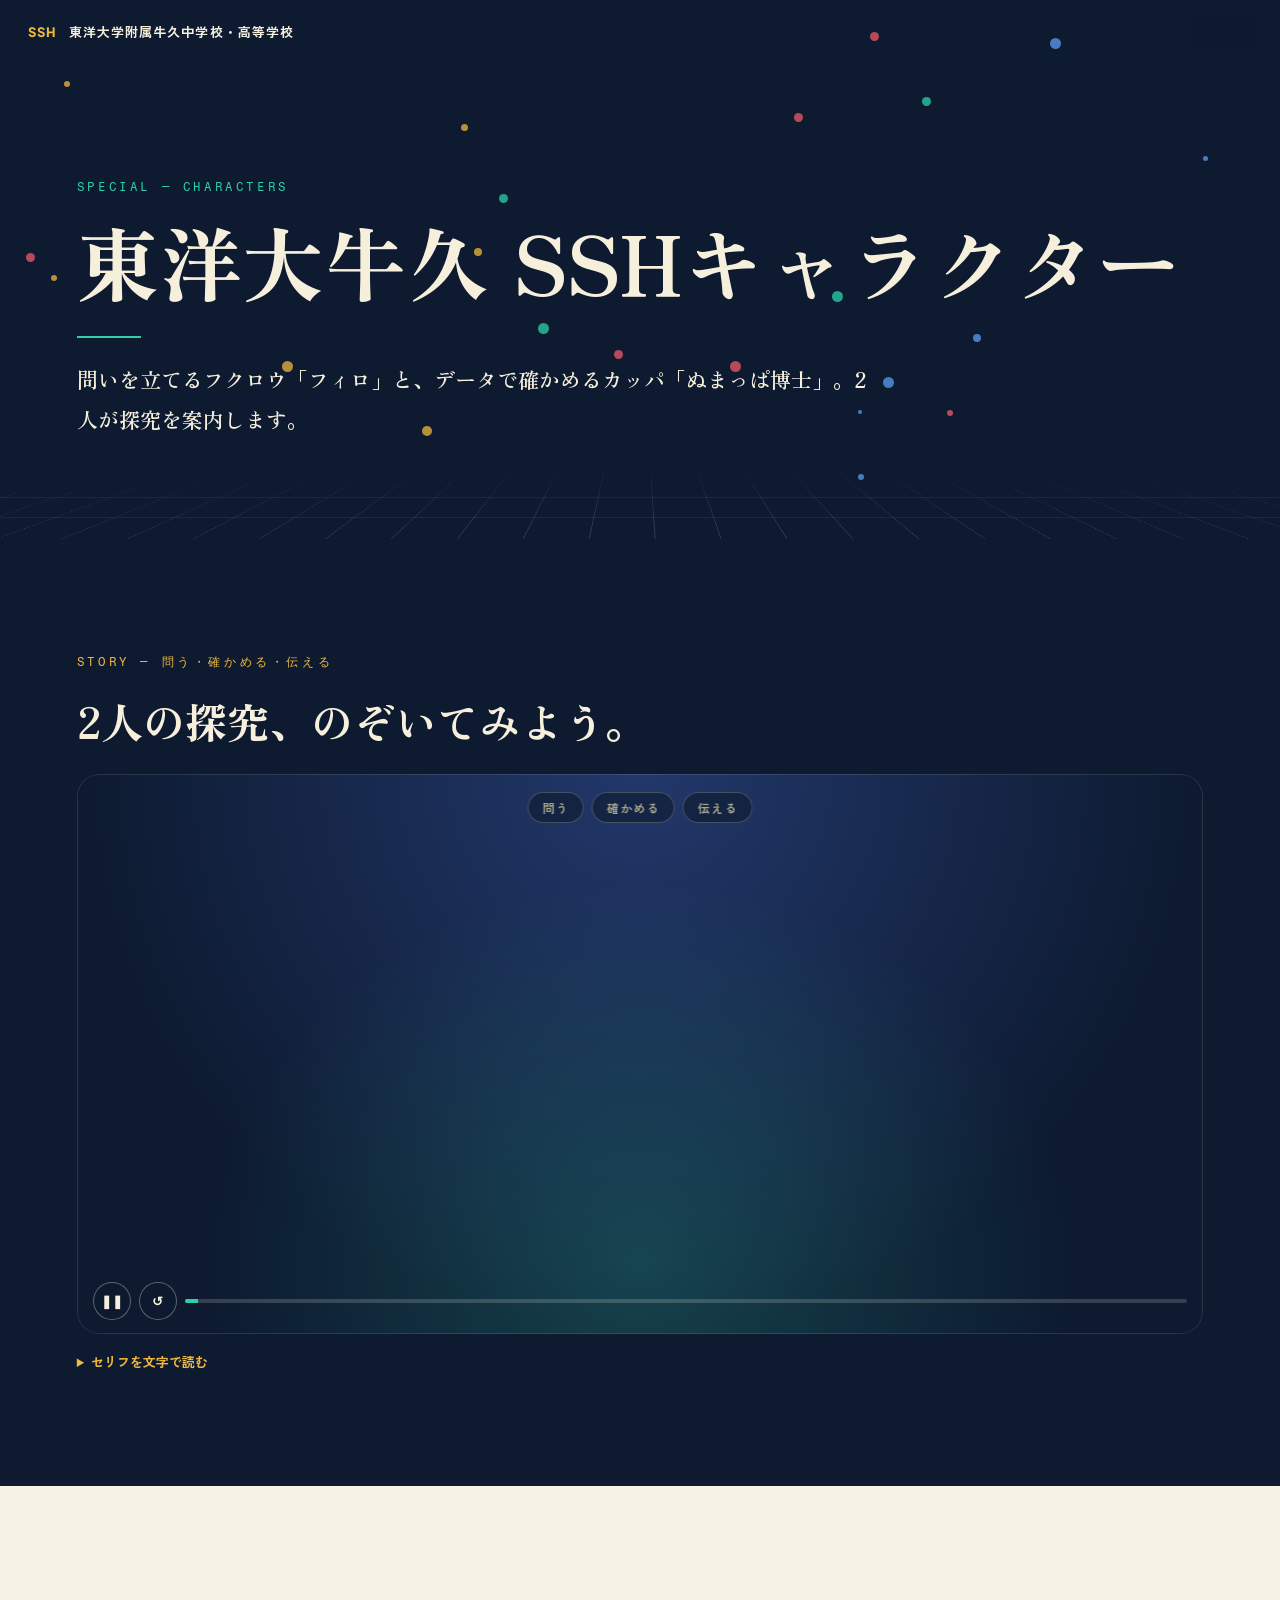
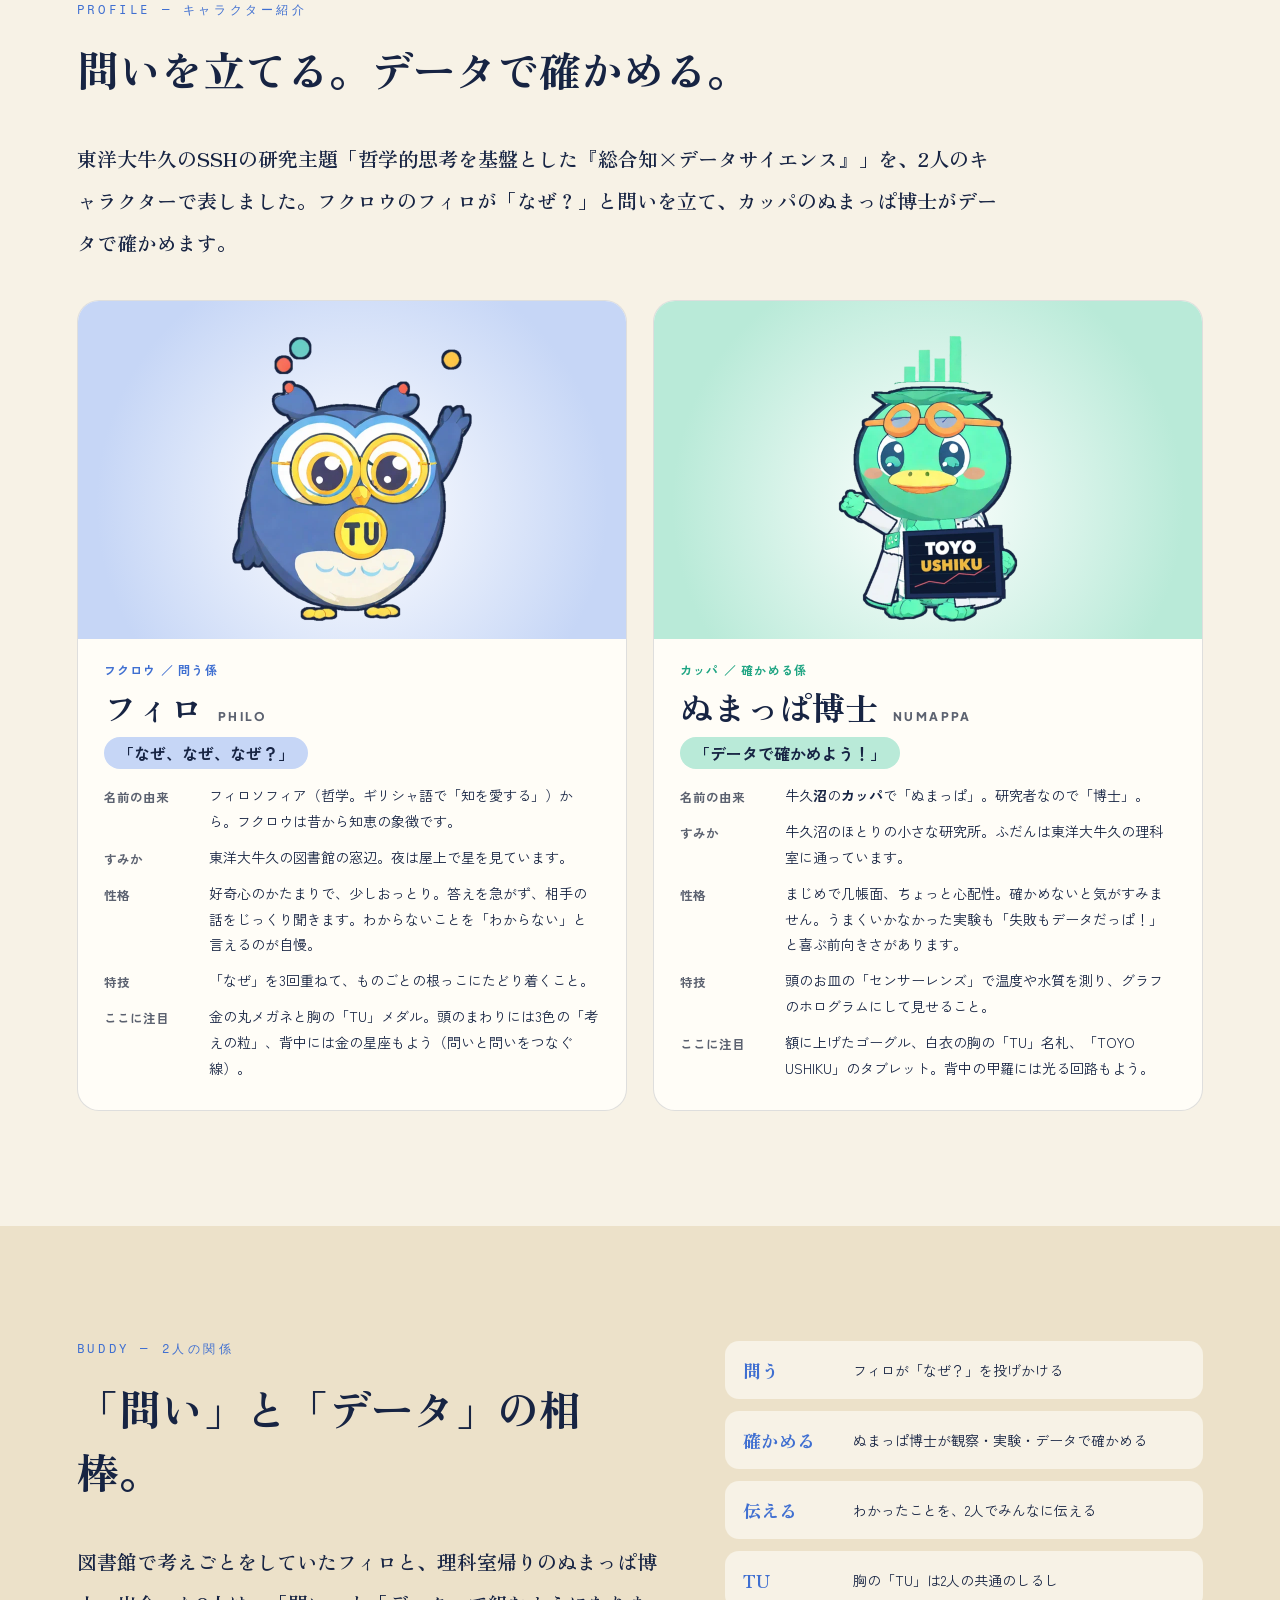
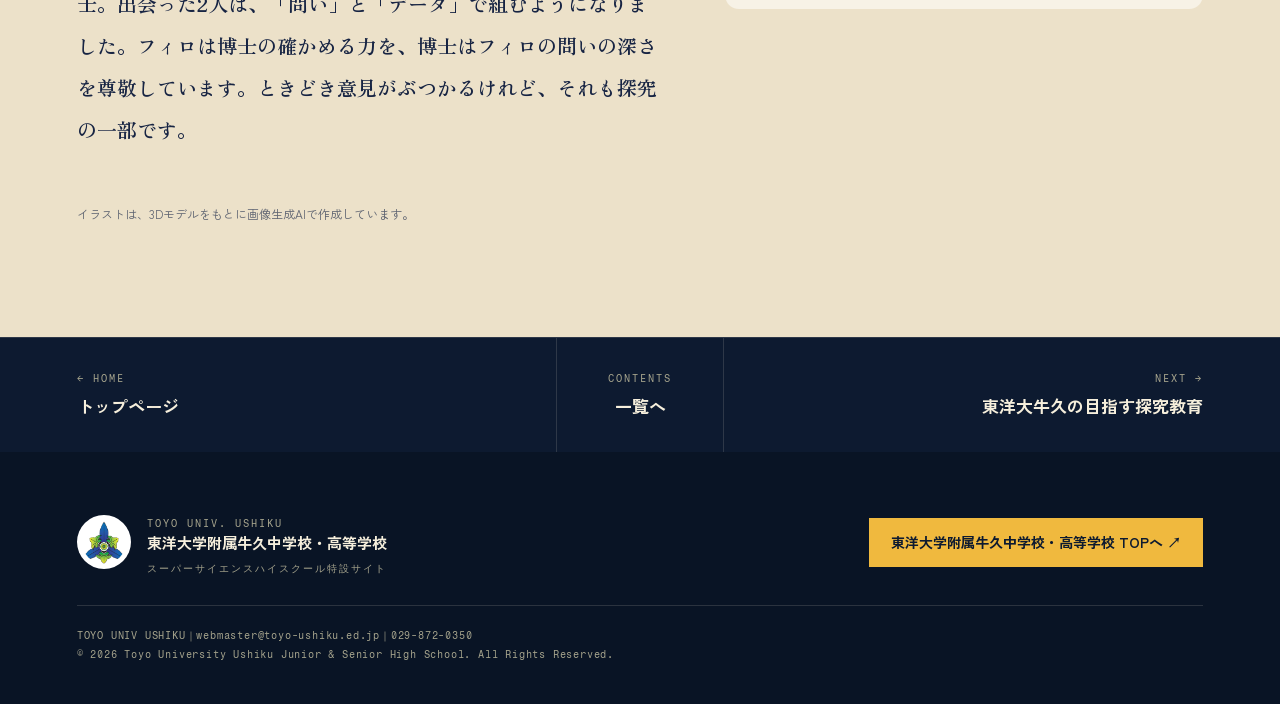
<file: characters.html>
<!DOCTYPE html>
<html lang="ja">
<head>
<meta charset="UTF-8">
<meta name="viewport" content="width=device-width, initial-scale=1.0">
<title>東洋大牛久SSHキャラクター｜TOYO USHIKU SSH</title>
<meta name="description" content="問いを立てるフクロウ「フィロ」と、データで確かめるカッパ「ぬまっぱ博士」。2人が探究を案内します。 東洋大学附属牛久中学校・高等学校 SSH特設サイト。">
<link rel="canonical" href="https://n-hatayama-ai.github.io/ssh-toyo-ushiku/characters.html">
<link rel="icon" type="image/png" sizes="32x32" href="assets/favicon-32.png">
<link rel="apple-touch-icon" sizes="180x180" href="assets/apple-touch-icon.png">
<meta property="og:type" content="article"><meta property="og:locale" content="ja_JP"><meta property="og:site_name" content="TOYO USHIKU SSH">
<meta property="og:title" content="東洋大牛久SSHキャラクター｜TOYO USHIKU SSH"><meta property="og:description" content="問いを立てるフクロウ「フィロ」と、データで確かめるカッパ「ぬまっぱ博士」。2人が探究を案内します。"><meta property="og:url" content="https://n-hatayama-ai.github.io/ssh-toyo-ushiku/characters.html">
<meta property="og:image" content="https://n-hatayama-ai.github.io/ssh-toyo-ushiku/assets/hero-enryo.jpg"><meta name="twitter:card" content="summary_large_image">
<link rel="preconnect" href="https://fonts.googleapis.com"><link rel="preconnect" href="https://fonts.gstatic.com" crossorigin>
<link href="https://fonts.googleapis.com/css2?family=Zen+Kaku+Gothic+New:wght@300;400;500;700;900&family=Zen+Old+Mincho:wght@400;600;900&family=Plus+Jakarta+Sans:wght@700;800&family=Fragment+Mono&display=swap" rel="stylesheet">
<link rel="stylesheet" href="sub.css">
<script data-goatcounter="https://ssh-toyo-ushiku.goatcounter.com/count" async src="//gc.zgo.at/count.js"></script>
</head>
<body style="--pc:#2fd0a8">
<!-- このファイルは tools/build.py が生成します。直接編集しないでください。 -->
<header class="top"><a class="brand" href="./"><b>SSH</b>東洋大学附属牛久中学校・高等学校</a></header>
<button class="menu-btn" id="menuBtn" type="button" aria-expanded="false" aria-controls="menu">MENU</button>
<nav class="menu" id="menu" aria-label="メニュー"><div class="cols"><div><h3>CONTENTS</h3><ul><li style="--i:0"><a href="inquiry.html">東洋大牛久の目指す探究教育<small>01 — INQUIRY EDUCATION</small></a></li><li style="--i:1"><a href="frontier.html">FRONTIER BOOST PROGRAM<small>02 — FRONTIER BOOST</small></a></li><li style="--i:2"><a href="achievements.html">SSH成果物<small>03 — ACHIEVEMENTS</small></a></li><li style="--i:3"><a href="activities.html">探究活動の様々な取り組み<small>04 — INQUIRY ACTIVITIES</small></a></li><li style="--i:4"><a href="outreach.html">SSH普及・発信活動<small>05 — OUTREACH</small></a></li><li style="--i:5"><a href="reports.html">研究開発実施報告書<small>06 — RESEARCH REPORTS</small></a></li><li style="--i:6"><a href="committee.html">運営指導委員会<small>07 — STEERING COMMITTEE</small></a></li><li style="--i:7"><a href="visits.html">SSH先進校視察・受け入れ<small>08 — SCHOOL VISITS</small></a></li><li style="--i:8"><a href="logos.html">SSH通信「LOGOS Ushiku」<small>09 — NEWSLETTER</small></a></li></ul></div><div><h3>TOP</h3><ul><li style="--i:2"><a href="./">トップページ<small>HOME</small></a></li><li style="--i:3"><a href="characters.html" aria-current=page>東洋大牛久SSHキャラクター<small>CHARACTERS</small></a></li><li style="--i:4"><a href="https://www.toyo.ac.jp/ushiku/" target="_blank" rel="noopener">学校公式サイト ↗<small>TOYO USHIKU</small></a></li></ul></div></div></nav>
<div class="hero"><div class="dots" aria-hidden="true"><i style="left:22%;top:67%;--s:11px;--d:9.7s;--c:#f0b93e"></i><i style="left:48%;top:65%;--s:9px;--d:8.3s;--c:#ef5b6b"></i><i style="left:36%;top:23%;--s:7px;--d:9.0s;--c:#f0b93e"></i><i style="left:2%;top:47%;--s:9px;--d:11.0s;--c:#ef5b6b"></i><i style="left:76%;top:62%;--s:8px;--d:8.1s;--c:#5b9df0"></i><i style="left:5%;top:15%;--s:6px;--d:7.1s;--c:#f0b93e"></i><i style="left:74%;top:76%;--s:6px;--d:10.1s;--c:#ef5b6b"></i><i style="left:67%;top:76%;--s:4px;--d:6.2s;--c:#5b9df0"></i><i style="left:67%;top:88%;--s:6px;--d:10.8s;--c:#5b9df0"></i><i style="left:4%;top:51%;--s:6px;--d:9.5s;--c:#f0b93e"></i><i style="left:42%;top:60%;--s:11px;--d:7.6s;--c:#2fd0a8"></i><i style="left:94%;top:29%;--s:5px;--d:5.7s;--c:#5b9df0"></i><i style="left:57%;top:67%;--s:11px;--d:5.8s;--c:#ef5b6b"></i><i style="left:62%;top:21%;--s:9px;--d:7.7s;--c:#ef5b6b"></i><i style="left:69%;top:70%;--s:11px;--d:6.6s;--c:#5b9df0"></i><i style="left:82%;top:7%;--s:11px;--d:8.6s;--c:#5b9df0"></i><i style="left:72%;top:18%;--s:9px;--d:7.8s;--c:#2fd0a8"></i><i style="left:39%;top:36%;--s:9px;--d:7.7s;--c:#2fd0a8"></i><i style="left:33%;top:79%;--s:10px;--d:8.7s;--c:#f0b93e"></i><i style="left:37%;top:46%;--s:8px;--d:5.9s;--c:#f0b93e"></i><i style="left:68%;top:6%;--s:9px;--d:10.8s;--c:#ef5b6b"></i><i style="left:65%;top:54%;--s:11px;--d:7.8s;--c:#2fd0a8"></i></div><div class="in">
  <p class="eyebrow">SPECIAL — CHARACTERS</p>
  <h1 aria-label="東洋大牛久 SSHキャラクター"><span class="w"><span style="--i:0">東</span><span style="--i:1">洋</span><span style="--i:2">大</span><span style="--i:3">牛</span><span style="--i:4">久</span></span> <span class="w"><span style="--i:5">S</span><span style="--i:6">S</span><span style="--i:7">H</span><span style="--i:8">キ</span><span style="--i:9">ャ</span><span style="--i:10">ラ</span><span style="--i:11">ク</span><span style="--i:12">タ</span><span style="--i:13">ー</span></span></h1>
  <p class="lead">問いを立てるフクロウ「フィロ」と、データで確かめるカッパ「ぬまっぱ博士」。2人が探究を案内します。</p>
</div></div>
<main><!-- 東洋大牛久SSHキャラクターのページ本文。tools/build.py がヘッダー・メニュー・フッターで包んで characters.html を作る -->
<section class="sec navy chara-stage-sec" id="talk">
  <div class="in">
    <p class="eyebrow">STORY — 問う・確かめる・伝える</p>
    <h2>2人の探究、のぞいてみよう。</h2>
    <div class="chara-stage" id="stage">
      <canvas id="charaCanvas" aria-hidden="true"></canvas>
      <p class="bubble b-philo" id="bPhilo" aria-hidden="true"></p>
      <p class="bubble b-numa" id="bNuma" aria-hidden="true"></p>
      <ol class="steps" aria-hidden="true"><li data-s="0">問う</li><li data-s="1">確かめる</li><li data-s="2">伝える</li></ol>
      <div class="ctrl">
        <button type="button" id="cPlay" aria-label="一時停止">❚❚</button>
        <button type="button" id="cAgain" aria-label="最初から">↺</button>
        <span class="bar"><i id="cBar"></i></span>
      </div>
      <p class="noscript-msg" id="stageFallback" hidden>この端末では3D表示ができないため、セリフを下にまとめています。</p>
    </div>
    <details class="script">
      <summary>セリフを文字で読む</summary>
      <ol id="scriptList"></ol>
    </details>
  </div>
</section>

<section class="sec cream" id="profile">
  <div class="in">
    <p class="eyebrow">PROFILE — キャラクター紹介</p>
    <h2>問いを立てる。データで確かめる。</h2>
    <p class="lede narrow rv">東洋大牛久のSSHの研究主題「哲学的思考を基盤とした『総合知×データサイエンス』」を、2人のキャラクターで表しました。フクロウのフィロが「なぜ？」と問いを立て、カッパのぬまっぱ博士がデータで確かめます。</p>
    <div class="chara-cards">
      <article class="chara-card philo rv">
        <div class="pic"><img src="assets/chara/philo.webp" alt="フィロ。紺色のまるいフクロウで、金の丸メガネをかけ、胸に「TU」のメダルをつけて右の翼をあげている" width="640" height="640" loading="lazy"></div>
        <div class="txt">
          <p class="kind">フクロウ ／ 問う係</p>
          <h3>フィロ <small>PHILO</small></h3>
          <p class="say">「なぜ、なぜ、なぜ？」</p>
          <dl>
            <dt>名前の由来</dt><dd>フィロソフィア（哲学。ギリシャ語で「知を愛する」）から。フクロウは昔から知恵の象徴です。</dd>
            <dt>すみか</dt><dd>東洋大牛久の図書館の窓辺。夜は屋上で星を見ています。</dd>
            <dt>性格</dt><dd>好奇心のかたまりで、少しおっとり。答えを急がず、相手の話をじっくり聞きます。わからないことを「わからない」と言えるのが自慢。</dd>
            <dt>特技</dt><dd>「なぜ」を3回重ねて、ものごとの根っこにたどり着くこと。</dd>
            <dt>ここに注目</dt><dd>金の丸メガネと胸の「TU」メダル。頭のまわりには3色の「考えの粒」、背中には金の星座もよう（問いと問いをつなぐ線）。</dd>
          </dl>
        </div>
      </article>
      <article class="chara-card numa rv">
        <div class="pic"><img src="assets/chara/numappa.webp" alt="ぬまっぱ博士。緑のカッパの研究者で、白衣を着て額にゴーグルをのせ、TOYO USHIKUと書かれたタブレットを持って手をあげている" width="640" height="640" loading="lazy"></div>
        <div class="txt">
          <p class="kind">カッパ ／ 確かめる係</p>
          <h3>ぬまっぱ博士 <small>NUMAPPA</small></h3>
          <p class="say">「データで確かめよう！」</p>
          <dl>
            <dt>名前の由来</dt><dd>牛久<b>沼</b>の<b>カッパ</b>で「ぬまっぱ」。研究者なので「博士」。</dd>
            <dt>すみか</dt><dd>牛久沼のほとりの小さな研究所。ふだんは東洋大牛久の理科室に通っています。</dd>
            <dt>性格</dt><dd>まじめで几帳面、ちょっと心配性。確かめないと気がすみません。うまくいかなかった実験も「失敗もデータだっぱ！」と喜ぶ前向きさがあります。</dd>
            <dt>特技</dt><dd>頭のお皿の「センサーレンズ」で温度や水質を測り、グラフのホログラムにして見せること。</dd>
            <dt>ここに注目</dt><dd>額に上げたゴーグル、白衣の胸の「TU」名札、「TOYO USHIKU」のタブレット。背中の甲羅には光る回路もよう。</dd>
          </dl>
        </div>
      </article>
    </div>
  </div>
</section>

<section class="sec soft" id="duo">
  <div class="in two">
    <div class="rv">
      <p class="eyebrow">BUDDY — 2人の関係</p>
      <h2>「問い」と「データ」の相棒。</h2>
      <p class="lede">図書館で考えごとをしていたフィロと、理科室帰りのぬまっぱ博士。出会った2人は、「問い」と「データ」で組むようになりました。フィロは博士の確かめる力を、博士はフィロの問いの深さを尊敬しています。ときどき意見がぶつかるけれど、それも探究の一部です。</p>
    </div>
    <ul class="pairs rv">
      <li><b>問う</b><span>フィロが「なぜ？」を投げかける</span></li>
      <li><b>確かめる</b><span>ぬまっぱ博士が観察・実験・データで確かめる</span></li>
      <li><b>伝える</b><span>わかったことを、2人でみんなに伝える</span></li>
      <li><b>TU</b><span>胸の「TU」は2人の共通のしるし</span></li>
    </ul>
  </div>
  <p class="in chara-note">イラストは、3Dモデルをもとに画像生成AIで作成しています。</p>
</section>

<script type="importmap">{ "imports": { "three": "./vendor/three.module.min.js" } }</script>
<script type="module" src="assets/chara/stage.js"></script>
</main>

<nav class="pager" aria-label="前後のページ"><a href="./"><small>← HOME</small>トップページ</a><a href="./#entrance"><small>CONTENTS</small>一覧へ</a><a href="inquiry.html"><small>NEXT →</small>東洋大牛久の目指す探究教育</a></nav>
<footer class="foot"><div class="in">
  <div class="id"><img src="assets/school-crest.png" alt="東洋大学附属牛久中学校・高等学校 校章"><div><span>TOYO UNIV. USHIKU</span><b>東洋大学附属牛久中学校・高等学校</b><span>スーパーサイエンスハイスクール特設サイト</span></div></div>
  <a class="topl" href="https://www.toyo.ac.jp/ushiku/" target="_blank" rel="noopener">東洋大学附属牛久中学校・高等学校 TOPへ ↗</a>
  <small>TOYO UNIV USHIKU｜webmaster@toyo-ushiku.ed.jp｜029-872-0350<br>© 2026 Toyo University Ushiku Junior &amp; Senior High School. All Rights Reserved.</small>
</div></footer>
<script src="sub.js"></script>
</body>
</html>
</file>
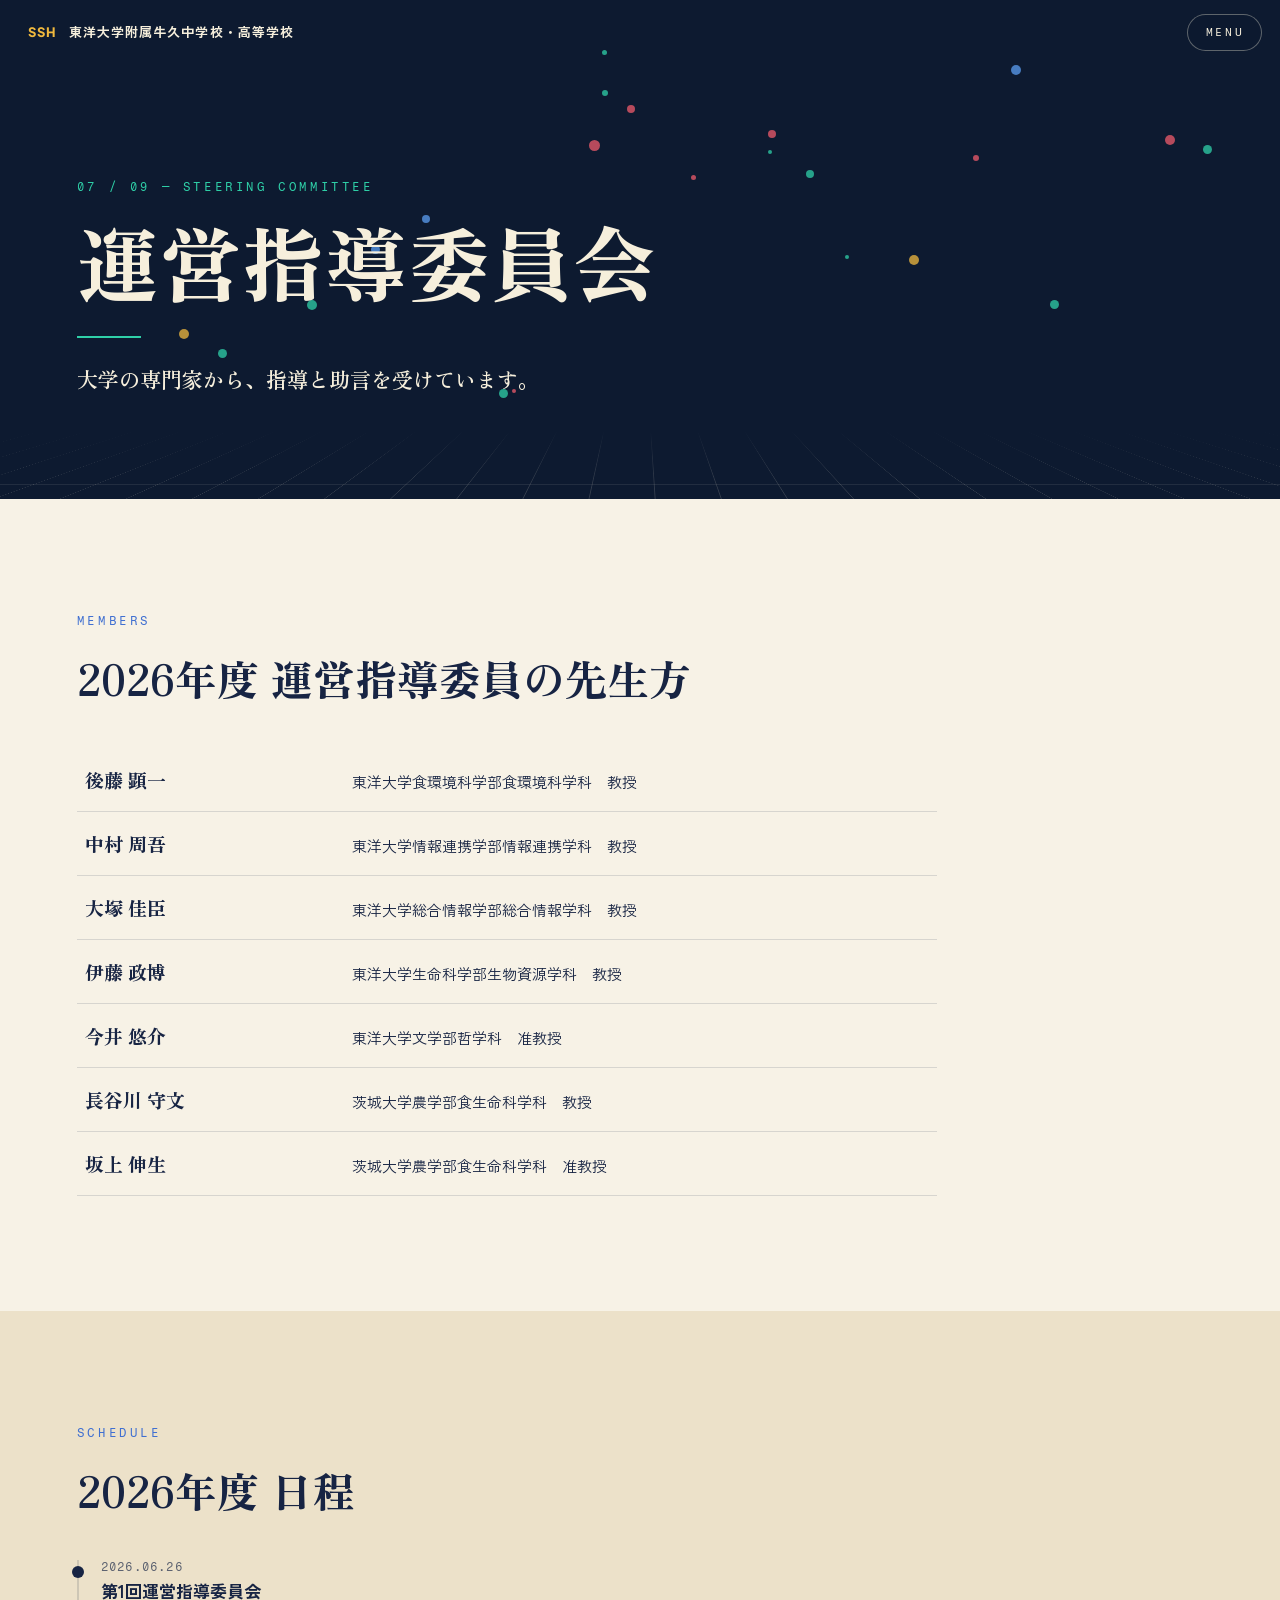
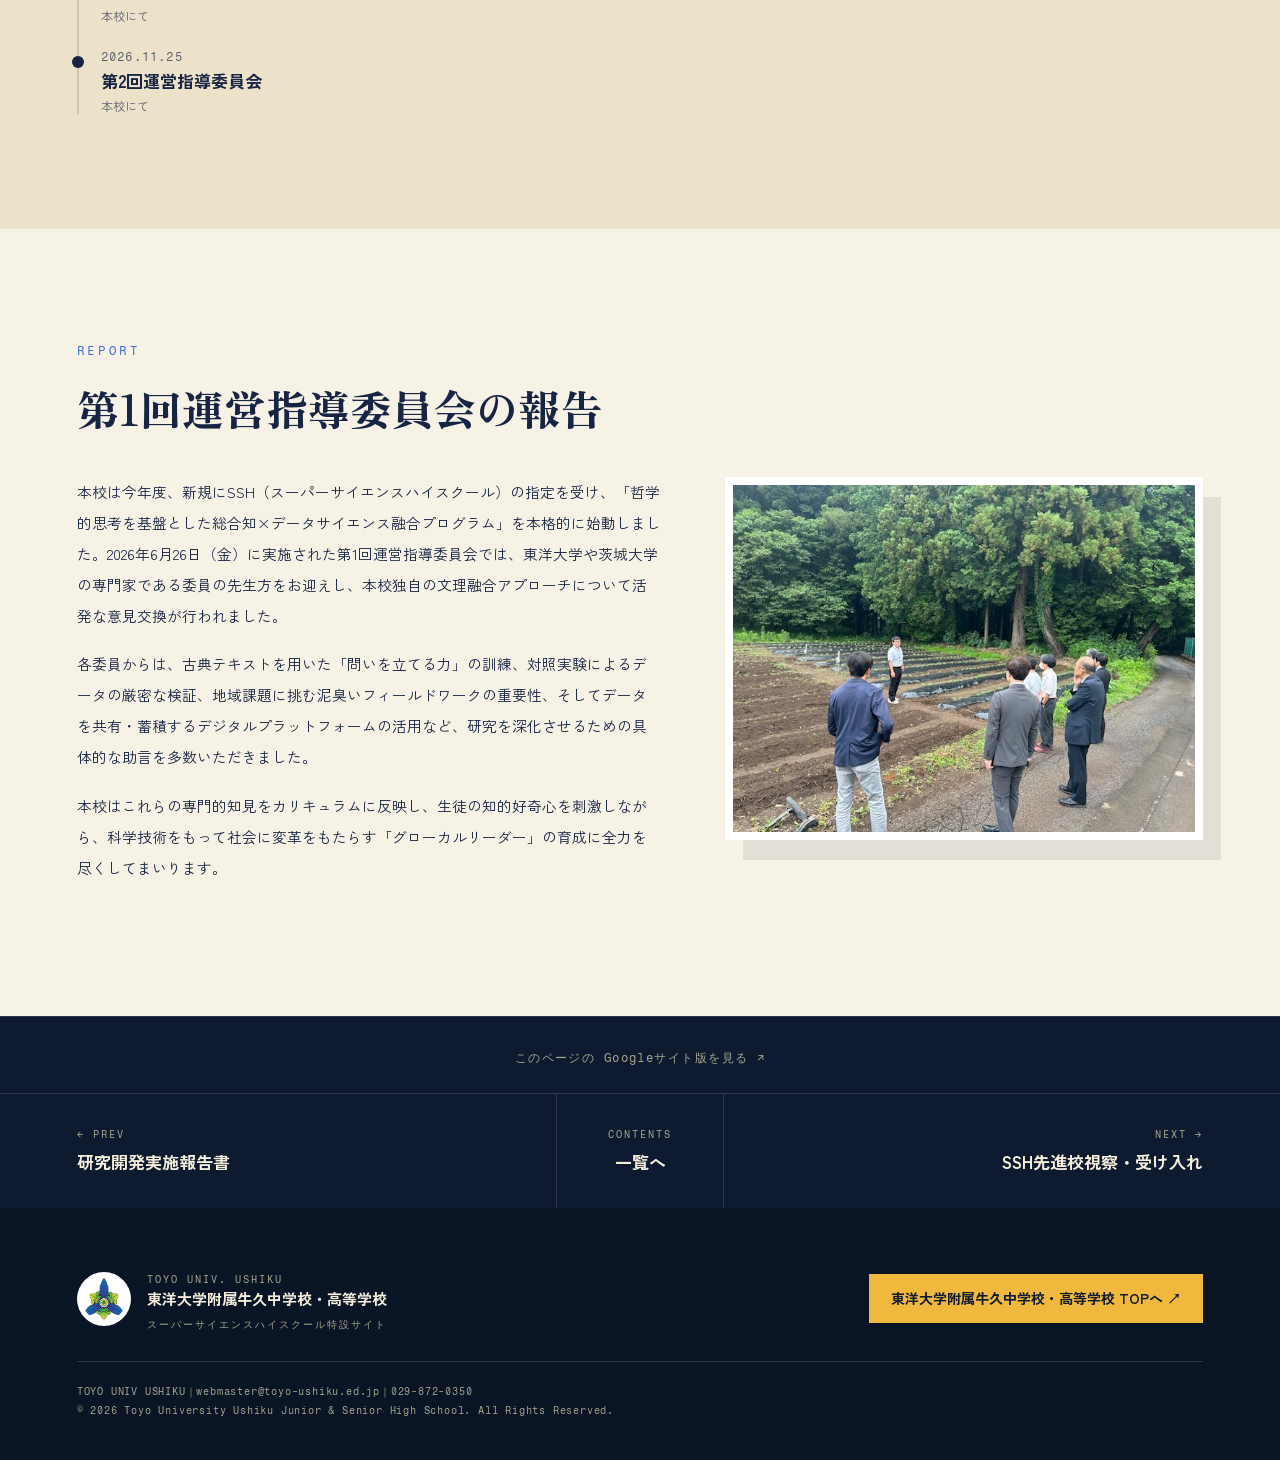
<file: committee.html>
<!DOCTYPE html>
<html lang="ja">
<head>
<meta charset="UTF-8">
<meta name="viewport" content="width=device-width, initial-scale=1.0">
<title>運営指導委員会｜TOYO USHIKU SSH</title>
<meta name="description" content="大学の専門家から、指導と助言を受けています。 東洋大学附属牛久中学校・高等学校 SSH特設サイト。">
<link rel="canonical" href="https://n-hatayama-ai.github.io/ssh-toyo-ushiku/committee.html">
<link rel="icon" type="image/png" sizes="32x32" href="assets/favicon-32.png">
<link rel="apple-touch-icon" sizes="180x180" href="assets/apple-touch-icon.png">
<meta property="og:type" content="article"><meta property="og:locale" content="ja_JP"><meta property="og:site_name" content="TOYO USHIKU SSH">
<meta property="og:title" content="運営指導委員会｜TOYO USHIKU SSH"><meta property="og:description" content="大学の専門家から、指導と助言を受けています。"><meta property="og:url" content="https://n-hatayama-ai.github.io/ssh-toyo-ushiku/committee.html">
<meta property="og:image" content="https://n-hatayama-ai.github.io/ssh-toyo-ushiku/assets/hero-enryo.jpg"><meta name="twitter:card" content="summary_large_image">
<link rel="preconnect" href="https://fonts.googleapis.com"><link rel="preconnect" href="https://fonts.gstatic.com" crossorigin>
<link href="https://fonts.googleapis.com/css2?family=Zen+Kaku+Gothic+New:wght@300;400;500;700;900&family=Zen+Old+Mincho:wght@400;600;900&family=Plus+Jakarta+Sans:wght@700;800&family=Fragment+Mono&display=swap" rel="stylesheet">
<link rel="stylesheet" href="sub.css">
<script data-goatcounter="https://ssh-toyo-ushiku.goatcounter.com/count" async src="//gc.zgo.at/count.js"></script>
</head>
<body style="--pc:#2fd0a8">
<!-- このファイルは tools/build.py が生成します。直接編集しないでください。 -->
<header class="top"><a class="brand" href="./"><b>SSH</b>東洋大学附属牛久中学校・高等学校</a></header>
<button class="menu-btn" id="menuBtn" type="button" aria-expanded="false" aria-controls="menu">MENU</button>
<nav class="menu" id="menu" aria-label="メニュー"><div class="cols"><div><h3>CONTENTS</h3><ul><li style="--i:0"><a href="inquiry.html">東洋大牛久の目指す探究教育<small>01 — INQUIRY EDUCATION</small></a></li><li style="--i:1"><a href="frontier.html">FRONTIER BOOST PROGRAM<small>02 — FRONTIER BOOST</small></a></li><li style="--i:2"><a href="achievements.html">SSH成果物<small>03 — ACHIEVEMENTS</small></a></li><li style="--i:3"><a href="activities.html">探究活動の様々な取り組み<small>04 — INQUIRY ACTIVITIES</small></a></li><li style="--i:4"><a href="outreach.html">SSH普及・発信活動<small>05 — OUTREACH</small></a></li><li style="--i:5"><a href="reports.html">研究開発実施報告書<small>06 — RESEARCH REPORTS</small></a></li><li style="--i:6"><a href="committee.html" aria-current=page>運営指導委員会<small>07 — STEERING COMMITTEE</small></a></li><li style="--i:7"><a href="visits.html">SSH先進校視察・受け入れ<small>08 — SCHOOL VISITS</small></a></li><li style="--i:8"><a href="logos.html">SSH通信「LOGOS Ushiku」<small>09 — NEWSLETTER</small></a></li></ul></div><div><h3>TOP</h3><ul><li style="--i:2"><a href="./">トップページ<small>HOME</small></a></li><li style="--i:3"><a href="https://www.toyo.ac.jp/ushiku/" target="_blank" rel="noopener">学校公式サイト ↗<small>TOYO USHIKU</small></a></li></ul></div></div></nav>
<div class="hero"><div class="dots" aria-hidden="true"><i style="left:49%;top:21%;--s:8px;--d:8.6s;--c:#ef5b6b"></i><i style="left:46%;top:28%;--s:11px;--d:10.2s;--c:#ef5b6b"></i><i style="left:91%;top:27%;--s:10px;--d:10.4s;--c:#ef5b6b"></i><i style="left:63%;top:34%;--s:8px;--d:7.9s;--c:#2fd0a8"></i><i style="left:60%;top:30%;--s:4px;--d:8.8s;--c:#2fd0a8"></i><i style="left:66%;top:51%;--s:4px;--d:7.5s;--c:#2fd0a8"></i><i style="left:47%;top:18%;--s:6px;--d:6.4s;--c:#2fd0a8"></i><i style="left:60%;top:26%;--s:8px;--d:9.9s;--c:#ef5b6b"></i><i style="left:33%;top:43%;--s:8px;--d:7.7s;--c:#5b9df0"></i><i style="left:29%;top:49%;--s:9px;--d:9.9s;--c:#5b9df0"></i><i style="left:24%;top:60%;--s:10px;--d:7.3s;--c:#2fd0a8"></i><i style="left:17%;top:70%;--s:9px;--d:5.7s;--c:#2fd0a8"></i><i style="left:39%;top:78%;--s:9px;--d:10.7s;--c:#2fd0a8"></i><i style="left:94%;top:29%;--s:9px;--d:9.7s;--c:#2fd0a8"></i><i style="left:79%;top:13%;--s:10px;--d:8.9s;--c:#5b9df0"></i><i style="left:40%;top:78%;--s:4px;--d:8.7s;--c:#ef5b6b"></i><i style="left:76%;top:31%;--s:6px;--d:6.5s;--c:#ef5b6b"></i><i style="left:47%;top:10%;--s:5px;--d:6.7s;--c:#2fd0a8"></i><i style="left:82%;top:60%;--s:9px;--d:7.8s;--c:#2fd0a8"></i><i style="left:71%;top:51%;--s:10px;--d:9.0s;--c:#f0b93e"></i><i style="left:14%;top:66%;--s:10px;--d:6.0s;--c:#f0b93e"></i><i style="left:54%;top:35%;--s:5px;--d:6.0s;--c:#ef5b6b"></i></div><div class="in">
  <p class="eyebrow">07 / 09 — STEERING COMMITTEE</p>
  <h1 aria-label="運営指導委員会"><span class="w"><span style="--i:0">運</span><span style="--i:1">営</span><span style="--i:2">指</span><span style="--i:3">導</span><span style="--i:4">委</span><span style="--i:5">員</span><span style="--i:6">会</span></span></h1>
  <p class="lead">大学の専門家から、指導と助言を受けています。</p>
</div></div>
<main><section class="sec cream"><div class="in"><p class="eyebrow rv">MEMBERS</p><h2 class="rv">2026年度 運営指導委員の先生方</h2><table class="members rv"><tbody><tr><th>後藤 顕一</th><td>東洋大学食環境科学部食環境科学科　教授</td></tr><tr><th>中村 周吾</th><td>東洋大学情報連携学部情報連携学科　教授</td></tr><tr><th>大塚 佳臣</th><td>東洋大学総合情報学部総合情報学科　教授</td></tr><tr><th>伊藤 政博</th><td>東洋大学生命科学部生物資源学科　教授</td></tr><tr><th>今井 悠介</th><td>東洋大学文学部哲学科　准教授</td></tr><tr><th>長谷川 守文</th><td>茨城大学農学部食生命科学科　教授</td></tr><tr><th>坂上 伸生</th><td>茨城大学農学部食生命科学科　准教授</td></tr></tbody></table></div></section><section class="sec soft"><div class="in"><p class="eyebrow rv">SCHEDULE</p><h2 class="rv">2026年度 日程</h2><ol class="tl"><li class="rv"><time>2026.06.26</time><b>第1回運営指導委員会</b><span>本校にて</span></li><li class="rv"><time>2026.11.25</time><b>第2回運営指導委員会</b><span>本校にて</span></li></ol></div></section><section class="sec cream"><div class="in"><p class="eyebrow rv">REPORT</p><h2 class="rv">第1回運営指導委員会の報告</h2><div class="two"><div class="prose rv"><p>本校は今年度、新規にSSH（スーパーサイエンスハイスクール）の指定を受け、「哲学的思考を基盤とした総合知×データサイエンス融合プログラム」を本格的に始動しました。2026年6月26日（金）に実施された第1回運営指導委員会では、東洋大学や茨城大学の専門家である委員の先生方をお迎えし、本校独自の文理融合アプローチについて活発な意見交換が行われました。</p><p>各委員からは、古典テキストを用いた「問いを立てる力」の訓練、対照実験によるデータの厳密な検証、地域課題に挑む泥臭いフィールドワークの重要性、そしてデータを共有・蓄積するデジタルプラットフォームの活用など、研究を深化させるための具体的な助言を多数いただきました。</p><p>本校はこれらの専門的知見をカリキュラムに反映し、生徒の知的好奇心を刺激しながら、科学技術をもって社会に変革をもたらす「グローカルリーダー」の育成に全力を尽くしてまいります。</p></div><figure class="rv "><img src="assets/news/com-field.jpg" alt="運営指導委員の先生方による畑の見学" loading="lazy"></figure></div></div></section></main>
<p class="gs"><a href="https://sites.google.com/toyo.jp/test2026ssh/%E9%81%8B%E5%96%B6%E6%8C%87%E5%B0%8E%E5%A7%94%E5%93%A1%E4%BC%9A" target="_blank" rel="noopener">このページの Googleサイト版を見る ↗</a></p>
<nav class="pager" aria-label="前後のページ"><a href="reports.html"><small>← PREV</small>研究開発実施報告書</a><a href="./#entrance"><small>CONTENTS</small>一覧へ</a><a href="visits.html"><small>NEXT →</small>SSH先進校視察・受け入れ</a></nav>
<footer class="foot"><div class="in">
  <div class="id"><img src="assets/school-crest.png" alt="東洋大学附属牛久中学校・高等学校 校章"><div><span>TOYO UNIV. USHIKU</span><b>東洋大学附属牛久中学校・高等学校</b><span>スーパーサイエンスハイスクール特設サイト</span></div></div>
  <a class="topl" href="https://www.toyo.ac.jp/ushiku/" target="_blank" rel="noopener">東洋大学附属牛久中学校・高等学校 TOPへ ↗</a>
  <small>TOYO UNIV USHIKU｜webmaster@toyo-ushiku.ed.jp｜029-872-0350<br>© 2026 Toyo University Ushiku Junior &amp; Senior High School. All Rights Reserved.</small>
</div></footer>
<script src="sub.js"></script>
</body>
</html>
</file>
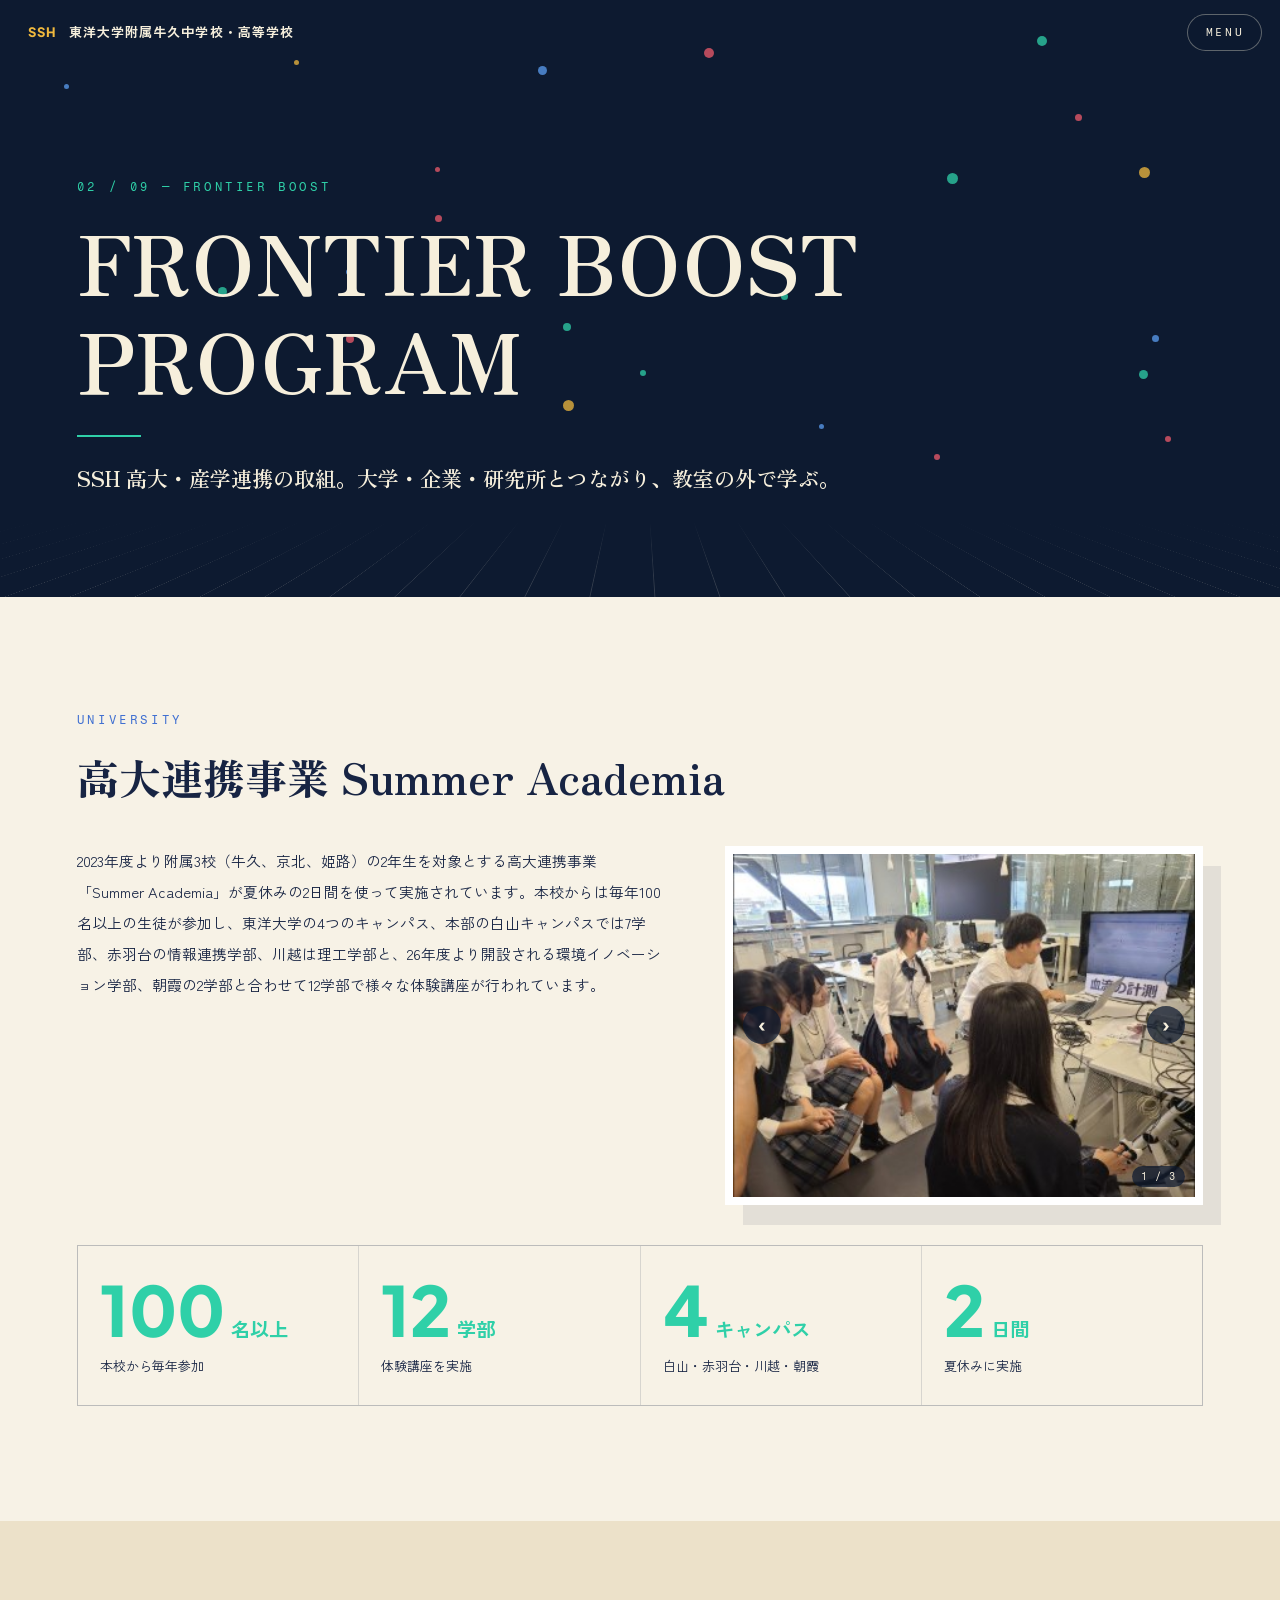
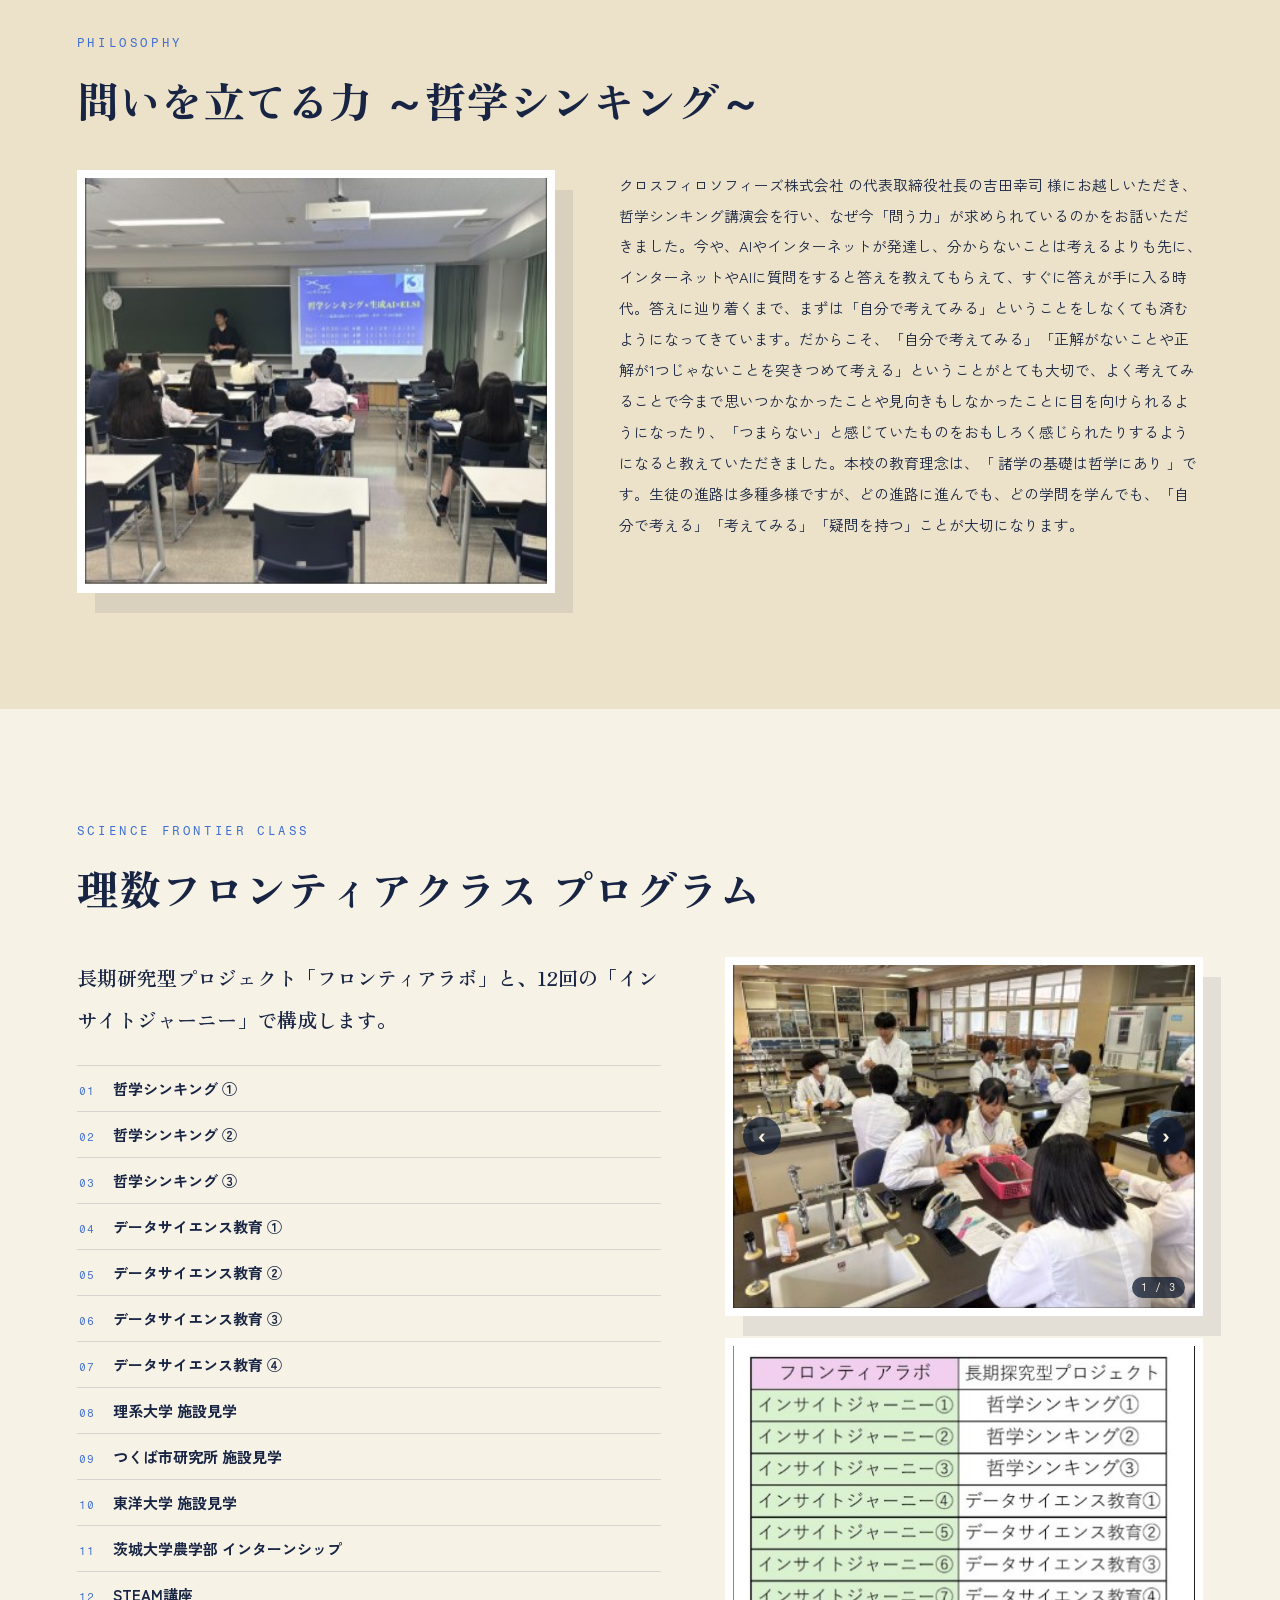
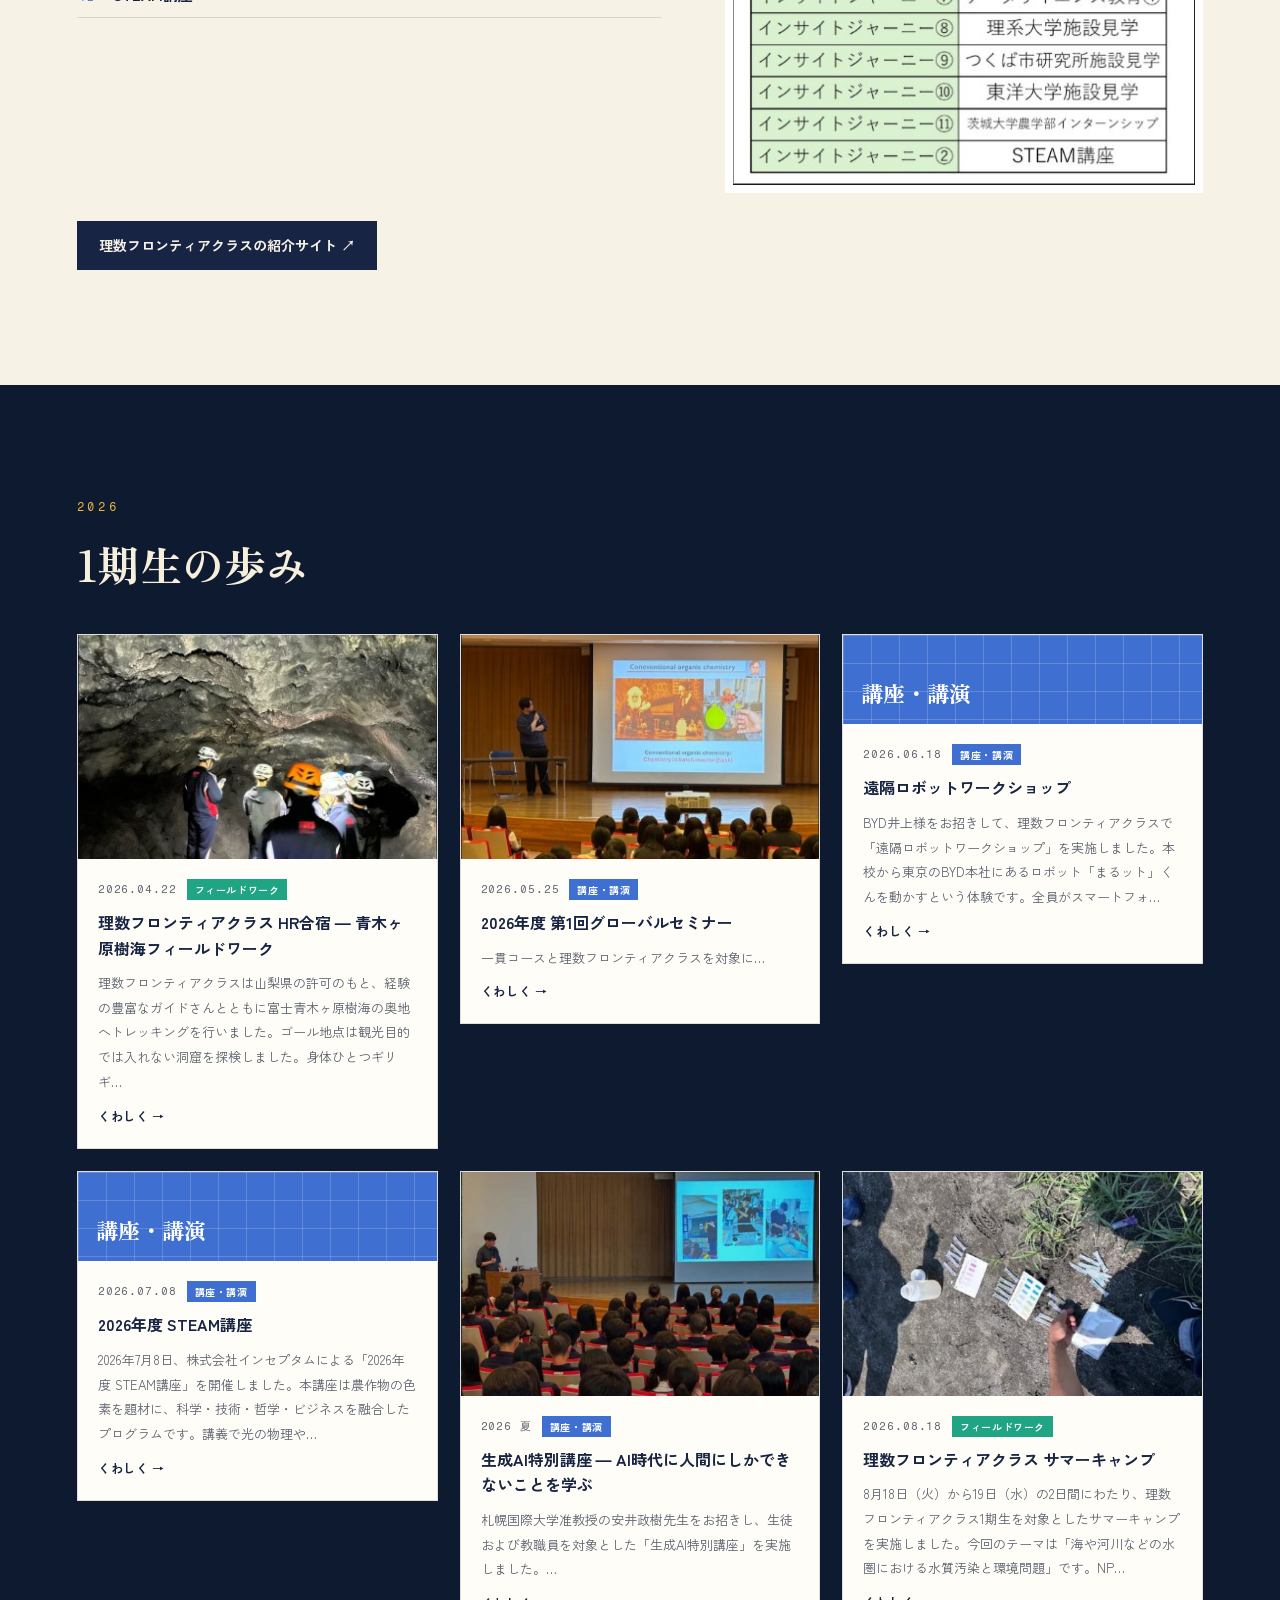
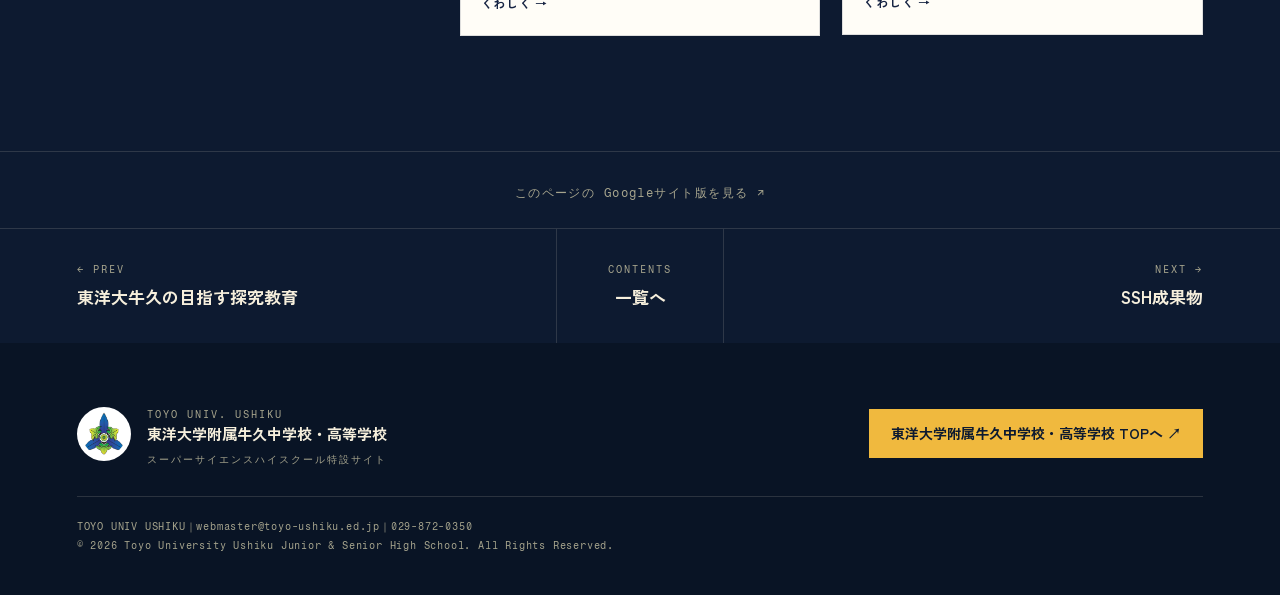
<file: frontier.html>
<!DOCTYPE html>
<html lang="ja">
<head>
<meta charset="UTF-8">
<meta name="viewport" content="width=device-width, initial-scale=1.0">
<title>FRONTIER BOOST PROGRAM｜TOYO USHIKU SSH</title>
<meta name="description" content="SSH 高大・産学連携の取組。大学・企業・研究所とつながり、教室の外で学ぶ。 東洋大学附属牛久中学校・高等学校 SSH特設サイト。">
<link rel="canonical" href="https://n-hatayama-ai.github.io/ssh-toyo-ushiku/frontier.html">
<link rel="icon" type="image/png" sizes="32x32" href="assets/favicon-32.png">
<link rel="apple-touch-icon" sizes="180x180" href="assets/apple-touch-icon.png">
<meta property="og:type" content="article"><meta property="og:locale" content="ja_JP"><meta property="og:site_name" content="TOYO USHIKU SSH">
<meta property="og:title" content="FRONTIER BOOST PROGRAM｜TOYO USHIKU SSH"><meta property="og:description" content="SSH 高大・産学連携の取組。大学・企業・研究所とつながり、教室の外で学ぶ。"><meta property="og:url" content="https://n-hatayama-ai.github.io/ssh-toyo-ushiku/frontier.html">
<meta property="og:image" content="https://n-hatayama-ai.github.io/ssh-toyo-ushiku/assets/hero-enryo.jpg"><meta name="twitter:card" content="summary_large_image">
<link rel="preconnect" href="https://fonts.googleapis.com"><link rel="preconnect" href="https://fonts.gstatic.com" crossorigin>
<link href="https://fonts.googleapis.com/css2?family=Zen+Kaku+Gothic+New:wght@300;400;500;700;900&family=Zen+Old+Mincho:wght@400;600;900&family=Plus+Jakarta+Sans:wght@700;800&family=Fragment+Mono&display=swap" rel="stylesheet">
<link rel="stylesheet" href="sub.css">
<script data-goatcounter="https://ssh-toyo-ushiku.goatcounter.com/count" async src="//gc.zgo.at/count.js"></script>
</head>
<body style="--pc:#2fd0a8">
<!-- このファイルは tools/build.py が生成します。直接編集しないでください。 -->
<header class="top"><a class="brand" href="./"><b>SSH</b>東洋大学附属牛久中学校・高等学校</a></header>
<button class="menu-btn" id="menuBtn" type="button" aria-expanded="false" aria-controls="menu">MENU</button>
<nav class="menu" id="menu" aria-label="メニュー"><div class="cols"><div><h3>CONTENTS</h3><ul><li style="--i:0"><a href="inquiry.html">東洋大牛久の目指す探究教育<small>01 — INQUIRY EDUCATION</small></a></li><li style="--i:1"><a href="frontier.html" aria-current=page>FRONTIER BOOST PROGRAM<small>02 — FRONTIER BOOST</small></a></li><li style="--i:2"><a href="achievements.html">SSH成果物<small>03 — ACHIEVEMENTS</small></a></li><li style="--i:3"><a href="activities.html">探究活動の様々な取り組み<small>04 — INQUIRY ACTIVITIES</small></a></li><li style="--i:4"><a href="outreach.html">SSH普及・発信活動<small>05 — OUTREACH</small></a></li><li style="--i:5"><a href="reports.html">研究開発実施報告書<small>06 — RESEARCH REPORTS</small></a></li><li style="--i:6"><a href="committee.html">運営指導委員会<small>07 — STEERING COMMITTEE</small></a></li><li style="--i:7"><a href="visits.html">SSH先進校視察・受け入れ<small>08 — SCHOOL VISITS</small></a></li><li style="--i:8"><a href="logos.html">SSH通信「LOGOS Ushiku」<small>09 — NEWSLETTER</small></a></li></ul></div><div><h3>TOP</h3><ul><li style="--i:2"><a href="./">トップページ<small>HOME</small></a></li><li style="--i:3"><a href="characters.html">東洋大牛久SSHキャラクター<small>CHARACTERS</small></a></li><li style="--i:4"><a href="https://www.toyo.ac.jp/ushiku/" target="_blank" rel="noopener">学校公式サイト ↗<small>TOYO USHIKU</small></a></li></ul></div></div></nav>
<div class="hero"><div class="dots" aria-hidden="true"><i style="left:27%;top:45%;--s:6px;--d:8.3s;--c:#5b9df0"></i><i style="left:55%;top:8%;--s:10px;--d:7.3s;--c:#ef5b6b"></i><i style="left:17%;top:48%;--s:9px;--d:8.9s;--c:#2fd0a8"></i><i style="left:5%;top:14%;--s:5px;--d:10.7s;--c:#5b9df0"></i><i style="left:44%;top:54%;--s:8px;--d:10.7s;--c:#2fd0a8"></i><i style="left:90%;top:56%;--s:7px;--d:6.6s;--c:#5b9df0"></i><i style="left:64%;top:71%;--s:5px;--d:10.2s;--c:#5b9df0"></i><i style="left:73%;top:76%;--s:6px;--d:10.4s;--c:#ef5b6b"></i><i style="left:91%;top:73%;--s:6px;--d:7.8s;--c:#ef5b6b"></i><i style="left:42%;top:11%;--s:9px;--d:8.5s;--c:#5b9df0"></i><i style="left:27%;top:56%;--s:8px;--d:6.6s;--c:#ef5b6b"></i><i style="left:50%;top:62%;--s:6px;--d:8.3s;--c:#2fd0a8"></i><i style="left:34%;top:36%;--s:7px;--d:5.3s;--c:#ef5b6b"></i><i style="left:44%;top:67%;--s:11px;--d:7.8s;--c:#f0b93e"></i><i style="left:74%;top:29%;--s:11px;--d:7.0s;--c:#2fd0a8"></i><i style="left:89%;top:28%;--s:11px;--d:6.5s;--c:#f0b93e"></i><i style="left:23%;top:10%;--s:5px;--d:6.8s;--c:#f0b93e"></i><i style="left:81%;top:6%;--s:10px;--d:7.1s;--c:#2fd0a8"></i><i style="left:84%;top:19%;--s:7px;--d:8.6s;--c:#ef5b6b"></i><i style="left:34%;top:28%;--s:5px;--d:6.8s;--c:#ef5b6b"></i><i style="left:89%;top:62%;--s:9px;--d:8.9s;--c:#2fd0a8"></i><i style="left:61%;top:49%;--s:7px;--d:5.4s;--c:#2fd0a8"></i></div><div class="in">
  <p class="eyebrow">02 / 09 — FRONTIER BOOST</p>
  <h1 aria-label="FRONTIER BOOST PROGRAM"><span class="w"><span style="--i:0">F</span><span style="--i:1">R</span><span style="--i:2">O</span><span style="--i:3">N</span><span style="--i:4">T</span><span style="--i:5">I</span><span style="--i:6">E</span><span style="--i:7">R</span></span> <span class="w"><span style="--i:8">B</span><span style="--i:9">O</span><span style="--i:10">O</span><span style="--i:11">S</span><span style="--i:12">T</span></span> <span class="w"><span style="--i:13">P</span><span style="--i:14">R</span><span style="--i:15">O</span><span style="--i:16">G</span><span style="--i:17">R</span><span style="--i:18">A</span><span style="--i:19">M</span></span></h1>
  <p class="lead">SSH 高大・産学連携の取組。大学・企業・研究所とつながり、教室の外で学ぶ。</p>
</div></div>
<main><section class="sec cream"><div class="in"><p class="eyebrow rv">UNIVERSITY</p><h2 class="rv">高大連携事業 Summer Academia</h2><div class="two"><div class="rv prose"><p>2023年度より附属3校（牛久、京北、姫路）の2年生を対象とする高大連携事業「Summer Academia」が夏休みの2日間を使って実施されています。本校からは毎年100名以上の生徒が参加し、東洋大学の4つのキャンパス、本部の白山キャンパスでは7学部、赤羽台の情報連携学部、川越は理工学部と、26年度より開設される環境イノベーション学部、朝霞の2学部と合わせて12学部で様々な体験講座が行われています。</p></div><figure class="rv gal "><div class="car" role="group" aria-label="Summer Academia の体験講座（理工学部・生命科学部ほか） 写真 3枚"><div class="car-track" tabindex="0"><img src="assets/news/fbp-00.jpg" alt="Summer Academia の体験講座（理工学部・生命科学部ほか） 1 / 3" loading="lazy"><img src="assets/news/fbp-sa-kawagoe.jpg" alt="Summer Academia の体験講座（理工学部・生命科学部ほか） 2 / 3" loading="lazy"><img src="assets/news/fbp-sa-asaka.jpg" alt="Summer Academia の体験講座（理工学部・生命科学部ほか） 3 / 3" loading="lazy"></div><button class="car-btn prev" type="button" aria-label="前の写真">‹</button><button class="car-btn next" type="button" aria-label="次の写真">›</button><span class="car-count"><b>1</b> / 3</span></div></figure></div><div class="nums"><div class="num rv"><b>100<small>名以上</small></b><span>本校から毎年参加</span></div><div class="num rv"><b>12<small>学部</small></b><span>体験講座を実施</span></div><div class="num rv"><b>4<small>キャンパス</small></b><span>白山・赤羽台・川越・朝霞</span></div><div class="num rv"><b>2<small>日間</small></b><span>夏休みに実施</span></div></div></div></section><section class="sec soft"><div class="in"><p class="eyebrow rv">PHILOSOPHY</p><h2 class="rv">問いを立てる力 ～哲学シンキング～</h2><div class="two rev"><figure class="rv "><img src="assets/news/fbp-01.jpg" alt="哲学シンキング講演会" loading="lazy"></figure><div class="rv prose"><p>クロスフィロソフィーズ株式会社 の代表取締役社長の吉田幸司 様にお越しいただき、哲学シンキング講演会を行い、なぜ今「問う力」が求められているのかをお話いただきました。今や、AIやインターネットが発達し、分からないことは考えるよりも先に、インターネットやAIに質問をすると答えを教えてもらえて、すぐに答えが手に入る時代。答えに辿り着くまで、まずは「自分で考えてみる」ということをしなくても済むようになってきています。だからこそ、「自分で考えてみる」「正解がないことや正解が1つじゃないことを突きつめて考える」ということがとても大切で、よく考えてみることで今まで思いつかなかったことや見向きもしなかったことに目を向けられるようになったり、「つまらない」と感じていたものをおもしろく感じられたりするようになると教えていただきました。本校の教育理念は、「 諸学の基礎は哲学にあり 」です。生徒の進路は多種多様ですが、どの進路に進んでも、どの学問を学んでも、「自分で考える」「考えてみる」「疑問を持つ」ことが大切になります。</p></div></div></div></section><section class="sec cream"><div class="in"><p class="eyebrow rv">SCIENCE FRONTIER CLASS</p><h2 class="rv">理数フロンティアクラス プログラム</h2><div class="two"><div class="rv"><p class="lede">長期研究型プロジェクト「フロンティアラボ」と、12回の「インサイトジャーニー」で構成します。</p><ol class="journey"><li><b>01</b>哲学シンキング ①</li><li><b>02</b>哲学シンキング ②</li><li><b>03</b>哲学シンキング ③</li><li><b>04</b>データサイエンス教育 ①</li><li><b>05</b>データサイエンス教育 ②</li><li><b>06</b>データサイエンス教育 ③</li><li><b>07</b>データサイエンス教育 ④</li><li><b>08</b>理系大学 施設見学</li><li><b>09</b>つくば市研究所 施設見学</li><li><b>10</b>東洋大学 施設見学</li><li><b>11</b>茨城大学農学部 インターンシップ</li><li><b>12</b>STEAM講座</li></ol></div><div class="stack"><figure class="rv gal "><div class="car" role="group" aria-label="理科実験室での実習・樹海の溶岩洞窟での観察・サマーキャンプ 写真 3枚"><div class="car-track" tabindex="0"><img src="assets/news/fbp-03.jpg" alt="理科実験室での実習・樹海の溶岩洞窟での観察・サマーキャンプ 1 / 3" loading="lazy"><img src="assets/news/fbp-jukai.jpg" alt="理科実験室での実習・樹海の溶岩洞窟での観察・サマーキャンプ 2 / 3" loading="lazy"><img src="assets/news/fbp-camp.jpg" alt="理科実験室での実習・樹海の溶岩洞窟での観察・サマーキャンプ 3 / 3" loading="lazy"></div><button class="car-btn prev" type="button" aria-label="前の写真">‹</button><button class="car-btn next" type="button" aria-label="次の写真">›</button><span class="car-count"><b>1</b> / 3</span></div></figure><figure class="rv plain"><img src="assets/news/fbp-02.jpg" alt="理数フロンティアクラス プログラム一覧表" loading="lazy"></figure></div></div><p class="rv"><a class="btn" href="https://sites.google.com/toyo.jp/science-frontier" target="_blank" rel="noopener">理数フロンティアクラスの紹介サイト ↗</a></p></div></section><section class="sec navy"><div class="in"><p class="eyebrow rv">2026</p><h2 class="rv">1期生の歩み</h2><div class="cards"><article class="card rv" id="hrcamp" data-cat="field"><img src="assets/news/act-02.jpg" alt="" loading="lazy"><div class="cb"><p class="meta"><time>2026.04.22</time><span class="tag c-field">フィールドワーク</span></p><h3>理数フロンティアクラス HR合宿 ― 青木ヶ原樹海フィールドワーク</h3><p class="summ">理数フロンティアクラスは山梨県の許可のもと、経験の豊富なガイドさんとともに富士青木ヶ原樹海の奥地へトレッキングを行いました。ゴール地点は観光目的では入れない洞窟を探検しました。身体ひとつギリギ…</p><a class="more" href="activities.html#hrcamp">くわしく →</a></div></article><article class="card rv" id="seminar" data-cat="lecture"><img src="assets/news/act-00.jpg" alt="" loading="lazy"><div class="cb"><p class="meta"><time>2026.05.25</time><span class="tag c-lecture">講座・講演</span></p><h3>2026年度 第1回グローバルセミナー</h3><p class="summ">一貫コースと理数フロンティアクラスを対象に…</p><a class="more" href="activities.html#seminar">くわしく →</a></div></article><article class="card rv" id="robot" data-cat="lecture"><div class="noimg c-lecture"><span>講座・講演</span></div><div class="cb"><p class="meta"><time>2026.06.18</time><span class="tag c-lecture">講座・講演</span></p><h3>遠隔ロボットワークショップ</h3><p class="summ">BYD井上様をお招きして、理数フロンティアクラスで「遠隔ロボットワークショップ」を実施しました。本校から東京のBYD本社にあるロボット「まるット」くんを動かすという体験です。全員がスマートフォ…</p><a class="more" href="activities.html#robot">くわしく →</a></div></article><article class="card rv" id="steam" data-cat="lecture"><div class="noimg c-lecture"><span>講座・講演</span></div><div class="cb"><p class="meta"><time>2026.07.08</time><span class="tag c-lecture">講座・講演</span></p><h3>2026年度 STEAM講座</h3><p class="summ">2026年7月8日、株式会社インセプタムによる「2026年度 STEAM講座」を開催しました。本講座は農作物の色素を題材に、科学・技術・哲学・ビジネスを融合したプログラムです。講義で光の物理や…</p><a class="more" href="activities.html#steam">くわしく →</a></div></article><article class="card rv" id="genai" data-cat="lecture"><img src="assets/news/x-genai.jpg" alt="" loading="lazy"><div class="cb"><p class="meta"><time>2026 夏</time><span class="tag c-lecture">講座・講演</span></p><h3>生成AI特別講座 ― AI時代に人間にしかできないことを学ぶ</h3><p class="summ">札幌国際大学准教授の安井政樹先生をお招きし、生徒および教職員を対象とした「生成AI特別講座」を実施しました。…</p><a class="more" href="activities.html#genai">くわしく →</a></div></article><article class="card rv" id="camp" data-cat="field"><img src="assets/news/x-camp.jpg" alt="" loading="lazy"><div class="cb"><p class="meta"><time>2026.08.18</time><span class="tag c-field">フィールドワーク</span></p><h3>理数フロンティアクラス サマーキャンプ</h3><p class="summ">8月18日（火）から19日（水）の2日間にわたり、理数フロンティアクラス1期生を対象としたサマーキャンプを実施しました。今回のテーマは「海や河川などの水圏における水質汚染と環境問題」です。NP…</p><a class="more" href="activities.html#camp">くわしく →</a></div></article></div></div></section></main>
<p class="gs"><a href="https://sites.google.com/toyo.jp/test2026ssh/frontier-boost-program" target="_blank" rel="noopener">このページの Googleサイト版を見る ↗</a></p>
<nav class="pager" aria-label="前後のページ"><a href="inquiry.html"><small>← PREV</small>東洋大牛久の目指す探究教育</a><a href="./#entrance"><small>CONTENTS</small>一覧へ</a><a href="achievements.html"><small>NEXT →</small>SSH成果物</a></nav>
<footer class="foot"><div class="in">
  <div class="id"><img src="assets/school-crest.png" alt="東洋大学附属牛久中学校・高等学校 校章"><div><span>TOYO UNIV. USHIKU</span><b>東洋大学附属牛久中学校・高等学校</b><span>スーパーサイエンスハイスクール特設サイト</span></div></div>
  <a class="topl" href="https://www.toyo.ac.jp/ushiku/" target="_blank" rel="noopener">東洋大学附属牛久中学校・高等学校 TOPへ ↗</a>
  <small>TOYO UNIV USHIKU｜webmaster@toyo-ushiku.ed.jp｜029-872-0350<br>© 2026 Toyo University Ushiku Junior &amp; Senior High School. All Rights Reserved.</small>
</div></footer>
<script src="sub.js"></script>
</body>
</html>
</file>
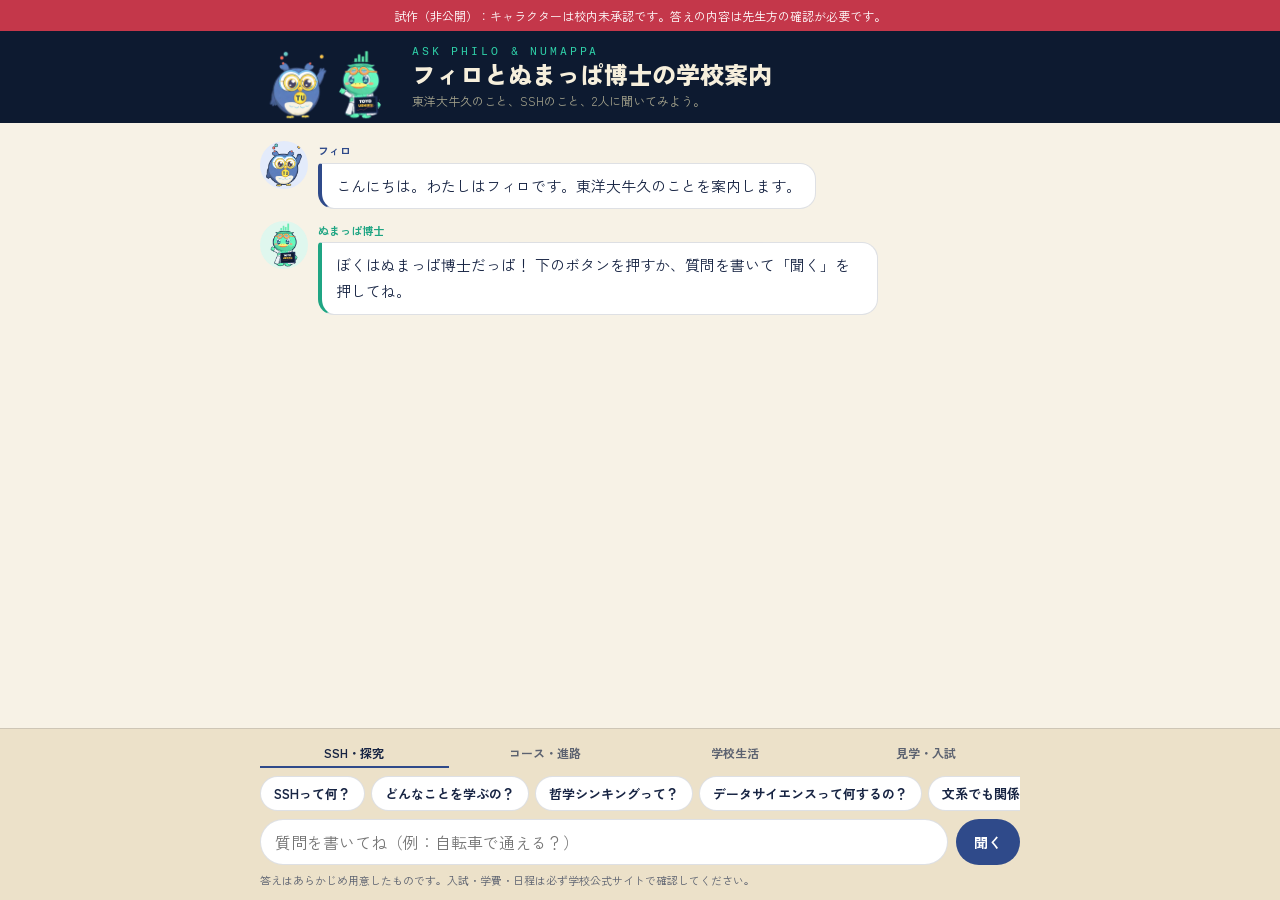
<file: guide.html>
<!doctype html>
<html lang="ja">
<head>
<meta charset="utf-8">
<meta name="viewport" content="width=device-width, initial-scale=1">
<meta name="robots" content="noindex, nofollow">
<title>フィロと博士の学校案内｜TOYO USHIKU SSH（試作）</title>
<link rel="icon" type="image/png" sizes="32x32" href="assets/favicon-32.png">
<link rel="preconnect" href="https://fonts.googleapis.com">
<link rel="preconnect" href="https://fonts.gstatic.com" crossorigin>
<link href="https://fonts.googleapis.com/css2?family=Zen+Kaku+Gothic+New:wght@400;500;700;900&family=Fragment+Mono&display=swap" rel="stylesheet">
<style>
/* 試作：答えはすべて下の QA に書いたものだけを出す（その場でAIが文章を作ることはない） */
:root {
  --bg: #f7f2e6; --bg-soft: #ece1c9; --fg: #172443; --muted: #5c6270; --line: rgba(23,36,67,.14);
  --dark: #0d1a30; --dark-fg: #f6efdc; --gold: #f0b93e; --teal: #2fd0a8;
  --philo: #2f4a8a; --philo-soft: #e3ebfb; --numa: #1fa583; --numa-soft: #dff7ee;
  --font: 'Zen Kaku Gothic New', 'Hiragino Sans', sans-serif; --mono: 'Fragment Mono', monospace;
}
* { box-sizing: border-box; margin: 0; }
html, body { height: 100%; }
body { background: var(--bg); color: var(--fg); font-family: var(--font); line-height: 1.75; display: flex; flex-direction: column; }
.proto { background: #c4374a; color: #fff; font-size: 12px; text-align: center; padding: 5px 16px; }
header { background: var(--dark); color: var(--dark-fg); padding: 14px 16px 0; }
header .in { max-width: 760px; margin: 0 auto; display: flex; align-items: flex-end; gap: 14px; }
header .duo { display: flex; flex: 0 0 auto; }
header .duo img { width: 76px; height: 76px; object-fit: contain; display: block; }
header .duo img + img { margin-left: -14px; }
header .tt { padding-bottom: 12px; }
header .eyebrow { font: 11px var(--mono); letter-spacing: .26em; color: var(--teal); }
header h1 { font-size: clamp(18px, 4.4vw, 24px); font-weight: 900; line-height: 1.35; }
header p { font-size: 12px; color: #a6a48d; }

main { flex: 1; overflow-y: auto; padding: 18px 16px 8px; }
#log { max-width: 760px; margin: 0 auto; display: flex; flex-direction: column; gap: 12px; }
.msg { display: flex; gap: 10px; align-items: flex-start; animation: in .35s cubic-bezier(.16,.84,.24,1); }
@keyframes in { from { opacity: 0; transform: translateY(8px); } }
.msg .face { flex: 0 0 48px; height: 48px; border-radius: 50%; overflow: hidden; }
.msg.philo .face { background: var(--philo-soft); }
.msg.numa .face { background: var(--numa-soft); }
.msg .face img { width: 100%; height: 100%; object-fit: contain; }
.msg .body { max-width: min(560px, calc(100% - 58px)); }
.msg .who { font-size: 11px; font-weight: 700; margin-bottom: 2px; }
.msg.philo .who { color: var(--philo); } .msg.numa .who { color: var(--numa); }
.msg .bubble { background: #fff; border: 1px solid var(--line); border-radius: 4px 16px 16px 16px; padding: 9px 14px; font-size: 15px; }
.msg.philo .bubble { border-left: 4px solid var(--philo); }
.msg.numa .bubble { border-left: 4px solid var(--numa); }
.msg .bubble a { color: var(--philo); font-weight: 700; }
.msg .bubble ul { padding-left: 1.2em; margin: 4px 0; }
.msg.user { justify-content: flex-end; }
.msg.user .bubble { background: var(--fg); color: var(--dark-fg); border: 0; border-radius: 16px 4px 16px 16px; }
.typing .bubble { color: var(--muted); letter-spacing: .3em; }
.links { display: flex; flex-wrap: wrap; gap: 6px; margin-top: 6px; }
.links a { font-size: 12.5px; text-decoration: none; background: var(--gold); color: var(--dark) !important; padding: 3px 11px; border-radius: 99px; }
.src { font-size: 11px; color: var(--muted); margin-top: 4px; }

footer { background: var(--bg-soft); border-top: 1px solid var(--line); padding: 10px 16px calc(10px + env(safe-area-inset-bottom)); }
footer .in { max-width: 760px; margin: 0 auto; }
.chips { display: flex; gap: 6px; overflow-x: auto; padding-bottom: 8px; scrollbar-width: thin; }
.chips button { flex: 0 0 auto; font: 700 13px var(--font); padding: 7px 13px; border: 1px solid var(--line); border-radius: 99px; background: #fff; color: var(--fg); cursor: pointer; }
.chips button:hover, .chips button:focus-visible { background: var(--fg); color: var(--dark-fg); outline: none; }
form { display: flex; gap: 8px; }
form input { flex: 1; min-width: 0; font: 16px var(--font); padding: 10px 14px; border: 1px solid var(--line); border-radius: 99px; background: #fff; color: var(--fg); }
form input:focus { outline: 2px solid var(--philo); outline-offset: 1px; }
form button { font: 700 14px var(--font); padding: 0 18px; border: 0; border-radius: 99px; background: var(--philo); color: #fff; cursor: pointer; }
@media (max-width: 480px) { header .duo img { width: 56px; height: 56px; } header .tt p:last-child { display: none; } header .tt { padding-bottom: 8px; } }
.note { font-size: 11px; color: var(--muted); margin-top: 6px; }
.tabs { display: grid; grid-template-columns: repeat(4, 1fr); gap: 2px; margin-bottom: 8px; }
.tabs button { font: 700 12px var(--font); padding: 5px 2px; white-space: nowrap; border: 0; border-bottom: 2px solid transparent; background: none; color: var(--muted); cursor: pointer; }
.tabs button[aria-selected="true"] { color: var(--fg); border-color: var(--philo); }
.sugg { display: flex; flex-wrap: wrap; gap: 6px; margin-top: 8px; }
.sugg button { font: 700 12.5px var(--font); padding: 4px 11px; border: 1px solid var(--line); border-radius: 99px; background: var(--bg); color: var(--fg); cursor: pointer; }
.sugg button:hover, .sugg button:focus-visible { background: var(--fg); color: var(--dark-fg); outline: none; }
.sugg-label { font-size: 11px; color: var(--muted); margin-top: 8px; }
</style>
</head>
<body>
<p class="proto">試作（非公開）：キャラクターは校内未承認です。答えの内容は先生方の確認が必要です。</p>
<header>
  <div class="in">
    <div class="duo">
      <img src="assets/chara/philo.webp" alt="フィロ">
      <img src="assets/chara/numappa.webp" alt="ぬまっぱ博士">
    </div>
    <div class="tt">
      <p class="eyebrow">ASK PHILO &amp; NUMAPPA</p>
      <h1>フィロとぬまっぱ博士の学校案内</h1>
      <p>東洋大牛久のこと、SSHのこと、2人に聞いてみよう。</p>
    </div>
  </div>
</header>

<main id="scroll"><div id="log" aria-live="polite"></div></main>

<footer>
  <div class="in">
    <div class="tabs" id="tabs" role="tablist" aria-label="質問の分類"></div>
    <div class="chips" id="chips"></div>
    <form id="ask">
      <input id="q" type="text" placeholder="質問を書いてね（例：自転車で通える？）" autocomplete="off" aria-label="質問">
      <button type="submit">聞く</button>
    </form>
    <p class="note">答えはあらかじめ用意したものです。入試・学費・日程は必ず学校公式サイトで確認してください。</p>
  </div>
</footer>

<script>
// 試作：答えはすべてこの QA に書いたものだけを出す（その場でAIが文章を作ることはない）
// 話し手: p = フィロ（ていねい語、うれしいときだけ「〜ホー」）、n = ぬまっぱ博士（「〜っぱ」）
// 出典: SSH特設サイト、学校公式サイト（https://www.toyo.ac.jp/ushiku/ 、2026-11-22 時点）
const OFFICIAL = 'https://www.toyo.ac.jp/ushiku/';
const CATS = [
  ['ssh', 'SSH・探究'],
  ['school', 'コース・進路'],
  ['life', '学校生活'],
  ['visit', '見学・入試'],
];
const QA = [
  // ───── SSH・探究 ─────
  { id: 'ssh', cat: 'ssh', chip: 'SSHって何？',
    keys: ['ssh', 'スーパーサイエンス', 'すーぱーさいえんす', 'えすえすえいち', '指定', 'してい'],
    say: [
      ['p', 'SSH（スーパーサイエンスハイスクール）は、文部科学省が「未来の科学を担う人を育てる学校」として指定する制度です。'],
      ['n', '東洋大牛久は2026年度から5年間の指定を受けたっぱ！ しかも「文理融合基礎枠」で、この年に選ばれたのは全国でたった3校なんだっぱ。'],
      ['p', 'この年の新しい指定は全国で47校。茨城県では8校目のSSHです。いい問いだホー！'] ],
    links: [['SSH特設サイト', './']], rel: ['feature', 'bunkei', 'research'] },

  { id: 'feature', cat: 'ssh', chip: 'どんなことを学ぶの？',
    keys: ['特徴', 'とくちょう', '学ぶ', 'まなぶ', '研究主題', 'テーマ', '総合知', 'そうごうち', '探究', 'たんきゅう'],
    say: [
      ['p', 'テーマは「哲学的思考を基盤とした『総合知×データサイエンス』」です。柱は3つあります。'],
      ['n', '<ul><li><b>哲学シンキング</b>：全部の教科で、本質的な問いを立てる</li><li><b>データサイエンス</b>：AIやICTを使って、データで確かめる</li><li><b>社会への実装と発信</b>：地域の課題解決や世界への発信につなげる</li></ul>'],
      ['p', '「問う → 確かめる → 伝える」。わたしたち2人の役割そのものなんですよ。'] ],
    links: [['目指す探究教育', 'inquiry.html']], rel: ['philosophy', 'datasci', 'research'] },

  { id: 'philosophy', cat: 'ssh', chip: '哲学シンキングって？',
    keys: ['哲学', 'てつがく', 'シンキング', 'しんきんぐ', '問い', 'とい', 'なぜ', '考える', 'かんがえる'],
    say: [
      ['p', 'わたしの得意分野です！ ものごとを表面だけで見ないで、「なぜそうなのか」「本当に大切なものは何か」と問いを重ねていく考え方です。'],
      ['p', '哲学を事業の中心にした会社「クロス・フィロソフィーズ」の吉田幸司先生を招いて、「ゲノム編集技術のELSI（倫理的・法的・社会的な課題）」をテーマにした特別授業もありました。'],
      ['n', 'AIに聞けばすぐ答えが出る時代だからこそ、「自分で考える」が大事なんだっぱ。'] ],
    links: [['目指す探究教育', 'inquiry.html']], rel: ['datasci', 'spirit'] },

  { id: 'datasci', cat: 'ssh', chip: 'データサイエンスって何するの？',
    keys: ['データ', 'でーた', 'サイエンス', 'さいえんす', 'ai', '人工知能', '生成ai', 'ict', 'プログラミング', 'ぷろぐらみんぐ', '統計', 'とうけい', 'パソコン', 'ぱそこん', 'chromebook', 'クロームブック', 'タブレット'],
    say: [
      ['n', 'ぼくの出番だっぱ！ 問いを、観察・実験・アンケートなどのデータで確かめる方法を学ぶっぱ。'],
      ['n', '1年生全員が受けた「農業データサイエンス」の講演や、生徒と先生が一緒に学んだ「生成AI特別講座」もあったっぱ。'],
      ['p', '中学校から一人一台のChromebookを使っていて、校内にはWi-Fi、全部の教室にプロジェクターがあります。'] ],
    links: [['目指す探究教育', 'inquiry.html']], rel: ['research', 'lecture'] },

  { id: 'bunkei', cat: 'ssh', chip: '文系でも関係ある？',
    keys: ['文系', 'ぶんけい', '理系', 'りけい', '苦手', 'にがて', '数学', 'すうがく', '理科', 'りか', '文理', 'ぶんり'],
    say: [
      ['p', 'あります。東洋大牛久のSSHは、理系だけの取り組みではなく「文理融合型」です。'],
      ['n', '文系の疑問を理系が解き明かしたり、理系の結果を文系がまとめたり。校長先生も「様々な入口はある」と言っているっぱ。'],
      ['p', 'カウンセリングの利用率や発達障害のとらえ方など、人や社会をテーマにした生徒の研究もありますよ。'] ],
    links: [['校長メッセージ（トップページ）', './']], rel: ['research', 'philosophy'] },

  { id: 'frontier', cat: 'ssh', chip: '理数フロンティアクラスって？',
    keys: ['フロンティア', 'ふろんてぃあ', '理数', 'りすう'],
    say: [
      ['n', '2026年度に、高校の進学コースの中にできた新しいクラスだっぱ。自分で問いを立てて検証する探究活動に力を入れているっぱ。'],
      ['p', '長期研究の「フロンティアラボ」と、12回の「インサイトジャーニー」（哲学シンキング、データサイエンス、つくばの研究所や大学の見学、茨城大学農学部でのインターンシップなど）で学びます。'],
      ['n', '富士の青木ヶ原樹海でのフィールドワークや、川や海の水質を調べるサマーキャンプもあったっぱ！'] ],
    links: [['FRONTIER BOOST PROGRAM', 'frontier.html'], ['理数フロンティアクラスの紹介サイト ↗', 'https://sites.google.com/toyo.jp/science-frontier?usp=sharing']], rel: ['lecture', 'course'] },

  { id: 'research', cat: 'ssh', chip: 'どんな研究をしてるの？',
    keys: ['研究', 'けんきゅう', '実績', 'じっせき', '受賞', 'じゅしょう', '賞', '発表', 'はっぴょう', 'ラボ', 'lab', 'sdgs', 'コンテスト', '大会'],
    say: [
      ['n', 'たとえば「SDGs Lab」では、外来植物ナガエツルノゲイトウにアンモニアの消臭効果があることを見つけたっぱ。Yahoo!ニュースやラジオでも紹介されたっぱ！'],
      ['p', '大豆班は、ワインづくりで出る「ワインパミス」を使った循環型農業を研究していて、857件の応募の中から「IBARAKIドリーム・パスAWARD」のグランプリに選ばれました。『日経サイエンス』にも載りました。'],
      ['n', '全国ユース環境活動発表大会では第3位。全国のSSH校が集まるSSH生徒研究発表会にも初めて参加したっぱ。'] ],
    links: [['探究活動の様々な取り組み', 'activities.html'], ['SSH普及・発信活動', 'outreach.html']], rel: ['bunkei', 'lecture'] },

  { id: 'lecture', cat: 'ssh', chip: 'どんな講座がある？',
    keys: ['講座', 'こうざ', '講演', 'こうえん', '特別授業', 'イベント', 'いべんと', '体験', 'たいけん', 'steam', 'ロボット', 'ろぼっと', 'フィールドワーク', '合宿', 'がっしゅく', 'キャンプ'],
    say: [
      ['p', '大学や企業の方を招いた講座がたくさんあります。最近のものをいくつか紹介しますね。'],
      ['n', '<ul><li>花王サイエンス探究講座（洗剤で界面活性剤の実験）</li><li>STEAM講座（農作物の色素を題材に、科学・技術・哲学・ビジネス）</li><li>遠隔ロボットワークショップ（学校から東京のロボットを動かす）</li><li>生成AI特別講座</li></ul>'],
      ['p', '東洋大学の12学部で受けられる「Summer Academia」もありますよ。'] ],
    links: [['探究活動の様々な取り組み', 'activities.html'], ['FRONTIER BOOST PROGRAM', 'frontier.html']], rel: ['univ', 'research'] },

  { id: 'newsletter', cat: 'ssh', chip: 'SSHの様子をもっと見たい',
    keys: ['様子', 'ようす', '通信', 'つうしん', 'logos', 'ロゴス', '動画', 'どうが', 'sns', 'インスタ', 'instagram', 'x', 'ツイッター', '写真', 'しゃしん', 'ニュース', 'にゅーす', '最新', 'さいしん'],
    say: [
      ['n', 'SSH特設サイトに、30秒でわかる紹介動画があるっぱ！ 活動の記録や、SSH通信「LOGOS Ushiku」も読めるっぱ。'],
      ['p', '学校の公式Instagram（@toyo_ushiku_official）やXでも、行事や活動の様子を発信しています。'] ],
    links: [['SSH特設サイト', './'], ['SSH通信 LOGOS Ushiku', 'logos.html']], rel: ['research', 'who'] },

  // ───── コース・進路 ─────
  { id: 'course', cat: 'school', chip: '高校のコースは？',
    keys: ['コース', 'こーす', 'クラス', 'くらす', '高校', 'こうこう'],
    say: [
      ['n', '高校は5つのコースがあるっぱ。'],
      ['n', '<ul><li><b>特別進学</b>：国公立・難関私立大学をめざす</li><li><b>グローバル</b>：英語と中国語、国内外の大学をめざす</li><li><b>進学</b>：東洋大学や4年制大学をめざす（理数フロンティアクラスもここ）</li><li><b>スポーツサイエンス</b>：全員が運動部の文武両道</li><li><b>中高一貫</b>：中学からの内部進学生</li></ul>'],
      ['p', '気になるコースがあれば、名前で聞いてみてくださいね。'] ],
    links: [['5つのコース（公式）↗', OFFICIAL + 'education_sh/cc/']], rel: ['tokushin', 'global', 'shingaku', 'sports'] },

  { id: 'tokushin', cat: 'school', chip: '特別進学コースって？',
    keys: ['特進コース', '特別進学コース', '特別進学', 'とくべつしんがく', '特進', 'とくしん', '国公立', 'こっこうりつ', '難関', 'なんかん'],
    say: [
      ['p', '国公立大学や私立4年制大学をめざすコースです。月曜から木曜は7時間授業で、1年生から模試を受けます。'],
      ['n', '2年生の8月には、全員でオーストラリアの語学研修に行くっぱ！'] ],
    links: [['5つのコース（公式）↗', OFFICIAL + 'education_sh/cc/']], rel: ['course', 'career'] },

  { id: 'global', cat: 'school', chip: 'グローバルコースって？',
    keys: ['グローバルコース', 'グローバル', 'ぐろーばる', '留学', 'りゅうがく', '中国語', 'ちゅうごくご', '海外', 'かいがい', '国際', 'こくさい', '英語で'],
    say: [
      ['n', '国内外の大学をめざすコースだっぱ。英語と中国語を学んで、ホームルームなどのクラスの活動も約9割が英語なんだっぱ！'],
      ['p', '2026年度の入学生から、オーストラリアへの「ターム留学」が始まりました。入学してすぐの宿泊学習では、海外でのオリエンテーションも予定されています。'] ],
    links: [['5つのコース（公式）↗', OFFICIAL + 'education_sh/cc/'], ['ターム留学の紹介 ↗', 'https://sites.google.com/toyo.jp/global-term?usp=sharing']], rel: ['english', 'course'] },

  { id: 'shingaku', cat: 'school', chip: '進学コースって？',
    keys: ['進学コース', 'しんがくこーす', '小テスト', 'しょうてすと'],
    say: [
      ['p', '東洋大学や4年制大学をめざすコースです。毎朝10分の小テストで、基礎をこつこつ積み上げます。3年生では選択科目もあります。'],
      ['n', 'この進学コースの中に、SSHの中心になる「理数フロンティアクラス」があるっぱ！'] ],
    links: [['5つのコース（公式）↗', OFFICIAL + 'education_sh/cc/']], rel: ['frontier', 'univ'] },

  { id: 'sports', cat: 'school', chip: 'スポーツサイエンスコースって？',
    keys: ['スポーツサイエンスコース', 'スポーツコース', 'スポーツサイエンス', 'すぽーつさいえんす', 'スポーツ', 'すぽーつ', '文武両道', 'ぶんぶりょうどう', 'アスリート'],
    say: [
      ['n', '文武両道をめざすコースで、クラス全員が運動部に入っているっぱ。'],
      ['p', '大学の健康スポーツやスポーツマネジメント系の学部を見学する機会もあります。'] ],
    links: [['5つのコース（公式）↗', OFFICIAL + 'education_sh/cc/']], rel: ['club', 'course'] },

  { id: 'jhs', cat: 'school', chip: '中学校はどんなところ？',
    keys: ['中高一貫コース', '中学', 'ちゅうがく', '中高一貫', 'ちゅうこういっかん', '一貫', 'いっかん', '6年', '六年', '小学生', 'しょうがくせい', '内部進学', 'グローバル探究'],
    say: [
      ['p', '中学校では「グローバル探究」という独自の時間があって、哲学・教養・国際理解・課題研究・キャリアを学びます。'],
      ['n', '研修もたくさんあるっぱ！ 中1はホームルーム合宿とAll English Days、中2はフィリピン語学研修、中3はオーストラリア・アデレードで2週間のホームステイだっぱ。'],
      ['p', '中学を卒業した人のほとんどが、そのまま附属の高校（中高一貫コース）に進んでいます。高2ではシンガポール研修もありますよ。'] ],
    links: [['中学の特色ある教育（公式）↗', OFFICIAL + 'education_jh/speciality/']], rel: ['english', 'visit'] },

  { id: 'english', cat: 'school', chip: '英語に力を入れてる？',
    keys: ['英語', 'えいご', '英検', 'えいけん', 'gtec', 'toeic', '語学', 'ごがく', '研修', 'けんしゅう', 'ホームステイ', 'スピーキング'],
    say: [
      ['n', '入れているっぱ！ 中学では年5回のスピーキングテストがあって、卒業までに約9割弱が英検3級以上、半分以上が準2級以上をとっている年もあるっぱ。'],
      ['p', 'フィリピン・オーストラリア・シンガポールの研修や、高校のグローバルコースのターム留学もあります。英語弁論大会で入賞した先輩もいますよ。'] ],
    links: [['中学の特色ある教育（公式）↗', OFFICIAL + 'education_jh/speciality/']], rel: ['global', 'jhs'] },

  { id: 'univ', cat: 'school', chip: '東洋大学に進める？',
    keys: ['大学', 'だいがく', '東洋大', 'とうようだい', '附属', 'ふぞく', '推薦', 'すいせん', '内部', 'アカデミア', 'academia', '高大', '学部', 'がくぶ'],
    say: [
      ['p', '東洋大学の附属校なので「附属推薦」があります。例年、卒業生の4割以上がこの推薦で東洋大学に進んでいます。'],
      ['n', '推薦の基準を満たせば、どのコースからでも使えるっぱ！ 3年間の成績・出席・人物などで総合的に判断されるっぱ。'],
      ['p', '高校2年生の夏には「Summer Academia」で、東洋大学の4キャンパス・12学部の体験講座を受けられます。毎年100名以上が参加していますよ。'] ],
    links: [['よくある質問（公式）↗', OFFICIAL + 'qa/index.html']], rel: ['career', 'lecture'] },

  { id: 'career', cat: 'school', chip: '他の大学にも行ける？',
    keys: ['筑波大学', '筑波大', '茨城大学', '国公立大学', 'ほかの大学', '他大', '進路', 'しんろ', '他大学', 'たのだいがく', '他の大学', '合格', 'ごうかく', '受験', '国立', 'こくりつ', '私立', 'しりつ', '就職', 'しゅうしょく', '将来', 'しょうらい'],
    say: [
      ['p', '行けます。特別進学コースは国公立大学や難関私立大学をめざしていますし、中高一貫コースからは筑波大学などの国公立大学に進んだ先輩もいます。'],
      ['n', '補習や講習、TOEIC対策、1年生の大学キャンパス見学、2年生の学部説明会もあるっぱ。くわしい合格実績は公式サイトで見てほしいっぱ。'] ],
    links: [['進路（公式）↗', OFFICIAL + 'cg_sh/index.html']], rel: ['univ', 'tokushin'] },

  // ───── 学校生活 ─────
  { id: 'club', cat: 'life', chip: '部活は？',
    keys: ['部活', 'ぶかつ', '部', 'クラブ', 'くらぶ', '運動部', 'うんどうぶ', '文化部', 'ぶんかぶ', '同好会', 'どうこうかい', '野球', 'やきゅう', '相撲', 'すもう', '陸上', 'りくじょう', '駅伝', 'えきでん', 'サッカー', 'さっかー', 'ラグビー', 'らぐびー', 'バレー', 'ばれー', 'バスケ', 'ばすけ', 'テニス', 'てにす', 'バドミントン', '卓球', 'たっきゅう', 'レスリング', '剣道', 'けんどう', '弓道', 'きゅうどう', '空手', 'からて', 'ダンス', 'だんす', '吹奏楽', 'すいそうがく', '軽音', 'けいおん', '和楽', '写真部', '歴史', '文芸', '茶道', 'さどう', '華道', 'かどう', '美術', 'びじゅつ', '演劇', 'えんげき', '調理', 'ちょうり', '英語部', '囲碁', 'いご', '将棋', 'しょうぎ', '落語', 'らくご', '書道', 'しょどう', '科学部', '数理'],
    say: [
      ['p', '高校生の約65%が、約40の部活動に入っています。中学生と一緒に活動する部もありますよ。'],
      ['n', '<b>運動部</b>：硬式野球、相撲、陸上競技・駅伝、サッカー、ラグビー、バレーボール（男女）、バスケットボール（男女）、硬式テニス（男女）、バドミントン、卓球、レスリング、剣道、弓道、空手道、ダンス'],
      ['n', '<b>文化部</b>：吹奏楽研究、軽音楽研究、和楽、写真、歴史、文芸、茶道、華道、美術、演劇、調理研究、英語、囲碁将棋<br><b>同好会</b>：落語、書道、科学、数理研究'],
      ['p', '練習日や雰囲気は、見学会で先輩に聞いてみるのがいちばんです。'] ],
    links: [['部活動（公式）↗', OFFICIAL + 'sl_sh/club/']], rel: ['sports', 'schedule'] },

  { id: 'bus', cat: 'life', chip: 'スクールバスは？',
    keys: ['スクールバス', 'すくーるばす', 'バス', 'ばす', 'ルート', 'るーと', 'つくば', '守谷', 'もりや', 'みらい', '竜ケ崎', '龍ケ崎', 'りゅうがさき', '阿見', 'あみ', '稲敷', 'いなしき', '千葉', 'ちば', 'tx', '遠い', 'とおい', '通える', 'かよえる'],
    say: [
      ['n', 'スクールバスは全部で10ルートあって、中高合わせて4割強の人が使っているっぱ！'],
      ['n', '牛久駅東口のほか、守谷・つくばみらい・TX沿線（みどりの、みらい平など）・つくば中央・つくば東・阿見・稲敷・千葉ニュータウン・竜ケ崎の方面から出ているっぱ。'],
      ['p', '乗り場や時刻は年度で変わることがあるので、公式サイトの時刻表を見てくださいね。'] ],
    links: [['スクールバス（公式）↗', OFFICIAL + 'sl_sh/bus/']], rel: ['access', 'bike'] },

  { id: 'access', cat: 'life', chip: '学校の場所は？',
    keys: ['場所', 'ばしょ', '住所', 'じゅうしょ', 'アクセス', 'あくせす', '駅', 'えき', '牛久駅', 'うしくえき', '電車', 'でんしゃ', '徒歩', 'とほ', '歩いて', 'どこ', 'かっぱ号', '路線バス'],
    say: [
      ['p', '住所は、茨城県牛久市柏田町1360-2です。いちばん近い駅はJR常磐線の牛久駅（東口）です。'],
      ['n', '牛久駅東口から、路線バス（かっぱ号や関東鉄道バス）で約10分、「東洋高校入口」で降りるっぱ。歩くと約25分だっぱ。'],
      ['p', 'スクールバスもありますよ。'] ],
    links: [['アクセス（公式）↗', OFFICIAL + 'access/']], rel: ['bus', 'bike'] },

  { id: 'bike', cat: 'life', chip: '自転車で通える？',
    keys: ['自転車', 'じてんしゃ', 'チャリ', 'ちゃり'],
    say: [
      ['n', '自転車通学は、原則として許可制だっぱ。家から自転車で通えるっぱ。'],
      ['p', '高校では、平日の夕方まで活動する部活に正式に入っている人は、JR牛久駅から自転車で通うこともできます。くわしくは公式サイトの「よくある質問」を見てくださいね。'] ],
    links: [['よくある質問（公式）↗', OFFICIAL + 'qa/index.html']], rel: ['bus', 'access'] },

  { id: 'uniform', cat: 'life', chip: '制服はどんな感じ？',
    keys: ['制服', 'せいふく', 'ブレザー', 'ぶれざー', 'スカート', 'ズボン', 'パンツ', 'ネクタイ', 'リボン', 'セーター', 'カーディガン', 'コムサ', 'おしゃれ', 'かわいい', 'かっこいい'],
    say: [
      ['p', '高校の制服は、ファッションブランド「コムサ（COMME CA）」のスクールレーベルのデザインです。濃紺のブレザーに、淡いラベンダーのシャツ、ストライプのネクタイです。'],
      ['n', 'シャツ・セーター・カーディガンを組み合わせて、日によって自由にコーディネートできるっぱ。女子はパンツスタイルも選べるっぱ！'] ],
    links: [['制服（公式）↗', OFFICIAL + 'sl_sh/wear/']], rel: ['lunch', 'events'] },

  { id: 'lunch', cat: 'life', chip: 'お昼ごはん・学食は？',
    keys: ['学食', 'がくしょく', '食堂', 'しょくどう', 'お昼', 'おひる', '昼食', 'ちゅうしょく', 'ランチ', 'らんち', '弁当', 'べんとう', 'ごはん', 'ご飯', 'メニュー', 'めにゅー', '購買', 'こうばい', 'パン'],
    say: [
      ['n', '日差しの入る明るい学食があるっぱ！ オムライス、タコライス、焼肉丼、ラーメン、日替わりランチ、トッピングカレー、たこ焼き、からあげ棒……おいしそうだっぱ。'],
      ['p', '高校生は食堂で定食などを買えて、食堂の購買ではお弁当やパンも売っています。中学生はクラスでお弁当を食べます（持ってくるか、食堂に注文）。土曜日と考査期間は、中学生も学食を使えます。'] ],
    links: [['学食（公式）↗', OFFICIAL + 'sl_sh/cafeteria/']], rel: ['schedule', 'uniform'] },

  { id: 'events', cat: 'life', chip: 'どんな行事がある？',
    keys: ['行事', 'ぎょうじ', '文化祭', 'ぶんかさい', '創造祭', 'そうぞうさい', '体育祭', 'たいいくさい', 'スポーツフェスティバル', '修学旅行', 'しゅうがくりょこう', 'イベント', '楽しい', 'たのしい'],
    say: [
      ['n', '9月には2日間の文化祭「創造祭」があるっぱ！ 飲食の模擬店やステージ発表、英語落語もあるっぱ。'],
      ['p', 'クラス対抗の「スポーツフェスティバル」も2日間あって、ソフトボール・バスケットボール・サッカー・バレーボール・リレーで競います。'],
      ['n', '中学の語学研修や、高校の海外研修も楽しみな行事だっぱ。'] ],
    links: [['年間行事（公式）↗', OFFICIAL + 'sl_sh/annualevents/']], rel: ['club', 'english'] },

  { id: 'schedule', cat: 'life', chip: '1日の流れは？',
    keys: ['1日', '一日', 'いちにち', '時間割', 'じかんわり', '何時', 'なんじ', '登校', 'とうこう', '下校', 'げこう', '土曜', 'どよう', '授業時間', '朝', 'あさ', '放課後', 'ほうかご', '3学期', '学期'],
    say: [
      ['p', '朝のホームルームは8時35分から。お昼休みは12時45分から13時30分までです。'],
      ['n', '部活は18時まで、完全下校は18時30分（土曜は17時30分）だっぱ。土曜日も授業があって、中学は4時間目（12時45分）、高校は3時間目（11時45分）までだっぱ。'],
      ['p', '2024年度から3学期制です。'] ],
    links: [['よくある質問（公式）↗', OFFICIAL + 'qa/index.html']], rel: ['lunch', 'club'] },

  { id: 'phone', cat: 'life', chip: 'スマホは持って行ける？',
    keys: ['スマホ', 'すまほ', '携帯', 'けいたい', '電話', 'iphone', 'ケータイ'],
    say: [
      ['n', '中学は許可制で、持ってきたスマホは担任の先生が預かるっぱ。校内で使えるのは職員室の中だけだっぱ。'],
      ['p', '高校は持ってきてかまいません。授業で使うこともありますが、許可なく使うのは禁止です。'] ],
    links: [['よくある質問（公式）↗', OFFICIAL + 'qa/index.html']], rel: ['schedule', 'counsel'] },

  { id: 'counsel', cat: 'life', chip: '困ったときに相談できる？',
    keys: ['相談', 'そうだん', '悩み', 'なやみ', 'カウンセ', 'かうんせ', 'ピアルーム', '不安', 'ふあん', '友達', 'ともだち', 'いじめ', '保健室'],
    say: [
      ['p', 'できます。相談室の「ピアルーム」には、臨床心理士のスクールカウンセラーが週2日いて、話を聞いてくれます。'],
      ['n', 'ひとりでかかえこまないでほしいっぱ。担任の先生にも、いつでも相談していいっぱ。'] ],
    links: [['よくある質問（公式）↗', OFFICIAL + 'qa/index.html']], rel: ['schedule', 'phone'] },

  { id: 'spirit', cat: 'life', chip: '学校の考え方は？',
    keys: ['考え方', 'かんがえかた', '建学', '理念', 'りねん', '精神', 'せいしん', '井上円了', 'いのうえ', '歴史', 'れきし', 'モットー', '校風', 'こうふう', '雰囲気', 'ふんいき', '創立', '開校'],
    say: [
      ['p', '東洋大学をつくった井上円了先生の言葉「諸学の基礎は哲学にあり」が、学校の土台です。わたしの名前も「フィロソフィア（哲学）」から来ているんですよ。'],
      ['n', '「独立自活」「知徳兼全」も合わせた建学の精神をもとに、深く考える力と、地球規模で考えられる人を育てているっぱ。学校ができたのは1964年だっぱ。'] ],
    links: [['学校紹介（公式）↗', OFFICIAL + 'introduction/index.html']], rel: ['philosophy', 'ssh'] },

  // ───── 見学・入試 ─────
  { id: 'visit', cat: 'visit', chip: '学校見学したい',
    keys: ['見学', 'けんがく', '説明会', 'せつめいかい', 'オープン', 'おーぷん', '行きたい', 'いきたい', '訪問', '申し込み', '申込', 'もうしこみ', '予約', 'よやく', 'プレテスト'],
    say: [
      ['p', 'ぜひ来てください！ 見学会や説明会は、事前の申し込みが必要です。'],
      ['n', '日程と申し込みは、学校公式サイトの「入試情報」にあるっぱ。都合が合わないときは、個別の見学も相談できるっぱ。'] ],
    links: [['中学の入試イベント（公式）↗', OFFICIAL + 'adinfo_jh/adbriefing/'], ['高校の入試情報（公式）↗', OFFICIAL + 'adinfo_sh/']], rel: ['contact', 'exam'] },

  { id: 'exam', cat: 'visit', chip: '入試・学費は？',
    keys: ['入試', 'にゅうし', '試験', 'しけん', '学費', 'がくひ', 'お金', 'おかね', '授業料', 'じゅぎょうりょう', '奨学', 'しょうがく', '偏差値', 'へんさち', '倍率', 'ばいりつ', '費用', 'ひよう', 'いくら', '特待'],
    say: [
      ['n', '入試や学費は、毎年変わることがある大事な情報だっぱ。ぼくたちが答えてまちがえるといけないので……'],
      ['p', '必ず学校公式サイトの入試情報で確かめてください。わからないことは、説明会で先生に直接聞くのがいちばん確実です。'] ],
    links: [['中学の入試情報（公式）↗', OFFICIAL + 'adinfo_jh/'], ['高校の入試情報（公式）↗', OFFICIAL + 'adinfo_sh/'], ['よくある質問（公式）↗', OFFICIAL + 'qa/index.html']], rel: ['visit', 'contact'] },

  { id: 'contact', cat: 'visit', chip: '学校に問い合わせたい',
    keys: ['問い合わせ', '問合せ', 'といあわせ', '連絡', 'れんらく', '電話番号', 'メール', 'めーる', '聞きたい', 'ききたい', '先生に'],
    say: [
      ['p', '入試広報の先生が相談にのってくれます。'],
      ['n', '電話は 029-872-0350、メールは kouhou@toyo-ushiku.ed.jp だっぱ。個別の見学や相談もここにお願いするっぱ。'] ],
    links: [['よくある質問（公式）↗', OFFICIAL + 'qa/index.html']], rel: ['visit', 'exam'] },

  { id: 'who', cat: 'ssh', chip: '2人はだれ？',
    keys: ['だれ', '誰', 'フィロ', 'ふぃろ', 'ぬまっぱ', 'カッパ', 'かっぱ', 'フクロウ', 'ふくろう', 'キャラ', 'きゃら', '名前', 'なまえ', 'あなた', 'きみ', '君'],
    say: [
      ['p', 'わたしはフクロウのフィロです。図書館の窓辺にすんでいて、「なぜ？」と問いを立てる係です。'],
      ['n', 'ぼくは牛久沼のカッパ、ぬまっぱ博士だっぱ！ 頭のお皿のセンサーで測って、データで確かめる係だっぱ。'],
      ['p', '2人で「問う・確かめる・伝える」を案内しています。どうぞよろしくだホー！'] ],
    links: [['キャラクター紹介', 'characters.html']], rel: ['ssh', 'philosophy'] },
];

const BY_ID = Object.fromEntries(QA.map(q => [q.id, q]));
const GREET = [
  ['p', 'こんにちは。わたしはフィロです。東洋大牛久のことを案内します。'],
  ['n', 'ぼくはぬまっぱ博士だっぱ！ 下のボタンを押すか、質問を書いて「聞く」を押してね。'] ];
const HELLO_KEYS = ['こんにちは', 'こんばんは', 'おはよう', 'はじめまして', 'やあ', 'hello', 'hi'];
const THANKS_KEYS = ['ありがとう', 'ありがと', 'サンキュー', 'thanks', 'わかった', '了解'];
const BYE_KEYS = ['さようなら', 'さよなら', 'バイバイ', 'ばいばい', 'またね'];

const NAMES = { p: 'フィロ', n: 'ぬまっぱ博士' };
const FACES = { p: 'assets/chara/philo.webp', n: 'assets/chara/numappa.webp' };
const log = document.getElementById('log');
const scroller = document.getElementById('scroll');
const reduce = matchMedia('(prefers-reduced-motion: reduce)').matches;

// カタカナ→ひらがな、全角英数→半角、小文字化、空白と記号を除く
function norm(s) {
  return s.normalize('NFKC').toLowerCase()
    .replace(/[ァ-ヶ]/g, c => String.fromCharCode(c.charCodeAt(0) - 0x60))
    .replace(/[\s、。！？!?・「」（）()]/g, '');
}
// 英字だけのキーワード（x, ai など）は単語として一致したときだけ数える
function hit(t, raw, k) {
  if (/^[a-z]+$/.test(k)) return new RegExp(`(^|[^a-z])${k}([^a-z]|$)`).test(raw);
  return t.includes(k);
}
function find(text) {
  const t = norm(text), raw = text.normalize('NFKC').toLowerCase();
  let best = null, score = 0;
  for (const qa of QA) {
    let s = 0;
    for (const k of qa.keys) { const nk = norm(k); if (hit(t, raw, nk)) s += nk.length; }
    if (s > score) { score = s; best = qa; }
  }
  return best;
}
// 答えられないとき：文字の並び（2文字ずつ）が近い質問を3つまで出す
function bigrams(s) { const b = new Set(); for (let i = 0; i < s.length - 1; i++) b.add(s.slice(i, i + 2)); return b; }
function suggest(text) {
  const g = bigrams(norm(text));
  const scored = QA.map(qa => {
    const h = bigrams(norm(qa.chip + qa.keys.join('')));
    let s = 0; g.forEach(x => { if (h.has(x)) s++; });
    return [s, qa.id];
  }).filter(([s]) => s > 0).sort((a, b) => b[0] - a[0]).slice(0, 3).map(([, id]) => id);
  return scored.length ? scored : ['ssh', 'course', 'club'];
}

function bottom() { scroller.scrollTo({ top: scroller.scrollHeight, behavior: reduce ? 'auto' : 'smooth' }); }
function esc(s) { return s.replace(/[&<>"]/g, c => ({ '&': '&amp;', '<': '&lt;', '>': '&gt;', '"': '&quot;' })[c]); }

function addUser(text) {
  const d = document.createElement('div');
  d.className = 'msg user';
  d.innerHTML = `<div class="body"><div class="bubble">${esc(text)}</div></div>`;
  log.appendChild(d); bottom();
}
function addChara(who, html, links, sugg, label) {
  const d = document.createElement('div');
  d.className = 'msg ' + (who === 'p' ? 'philo' : 'numa');
  const ls = links ? `<div class="links">${links.map(([t, u]) =>
    `<a href="${u}"${u.startsWith('http') ? ' target="_blank" rel="noopener"' : ''}>${t}</a>`).join('')}</div>` : '';
  const sg = sugg && sugg.length ? `<p class="sugg-label">${label || 'こんな質問もあるよ'}</p><div class="sugg">${sugg.map(id =>
    `<button type="button" data-id="${id}">${BY_ID[id].chip}</button>`).join('')}</div>` : '';
  d.innerHTML = `<div class="face"><img src="${FACES[who]}" alt=""></div>
    <div class="body"><p class="who">${NAMES[who]}</p><div class="bubble">${html}${ls}${sg}</div></div>`;
  d.querySelectorAll('.sugg button').forEach(b => b.addEventListener('click', () => ask(BY_ID[b.dataset.id].chip)));
  log.appendChild(d); bottom();
}
function typing(who) {
  const d = document.createElement('div');
  d.className = 'msg typing ' + (who === 'p' ? 'philo' : 'numa');
  d.innerHTML = `<div class="face"><img src="${FACES[who]}" alt=""></div><div class="body"><div class="bubble">…</div></div>`;
  log.appendChild(d); bottom();
  return d;
}

let busy = Promise.resolve();
const wait = ms => new Promise(r => setTimeout(r, reduce ? 0 : ms));
function play(lines, links, sugg, label) {
  busy = busy.then(async () => {
    for (let i = 0; i < lines.length; i++) {
      const [who, html] = lines[i];
      const t = typing(who);
      await wait(Math.min(1400, 350 + html.length * 10));
      t.remove();
      const last = i === lines.length - 1;
      addChara(who, html, last ? links : null, last ? sugg : null, label);
      await wait(250);
    }
  });
}
function ask(text) {
  text = text.trim();
  if (!text) return;
  addUser(text);
  const t = norm(text);
  const qa = find(text);
  if (qa) return play(qa.say, qa.links, qa.rel);
  if (THANKS_KEYS.some(k => t.includes(norm(k))))
    return play([['p', 'どういたしまして。いい問いをありがとうございました、ホー！'], ['n', 'ほかにも気になることがあったら聞いてね！']], null, ['visit', 'contact']);
  if (BYE_KEYS.some(k => t.includes(norm(k))))
    return play([['n', 'またね！ 見学会で会えるのを楽しみにしてるっぱ！'], ['p', 'お待ちしていますね。']]);
  if (HELLO_KEYS.some(k => t.includes(norm(k)))) return play(GREET, null, ['ssh', 'course', 'club']);
  play([
    ['p', 'うーん、その質問にはまだ答えを用意できていません。なぜ、なぜ、なぜ……。'],
    ['n', '近そうな質問を選んでみてほしいっぱ。くわしいことは、学校公式サイトか説明会で先生に聞いてみてね！'] ],
    [['よくある質問（公式）↗', OFFICIAL + 'qa/index.html']], suggest(text), 'もしかして、これのこと？');
}

// 分類タブと質問ボタン
const tabs = document.getElementById('tabs');
const chips = document.getElementById('chips');
function showCat(cat) {
  tabs.querySelectorAll('button').forEach(b => b.setAttribute('aria-selected', b.dataset.cat === cat));
  chips.innerHTML = '';
  for (const qa of QA.filter(q => q.cat === cat)) {
    const b = document.createElement('button');
    b.type = 'button'; b.textContent = qa.chip;
    b.addEventListener('click', () => ask(qa.chip));
    chips.appendChild(b);
  }
  chips.scrollLeft = 0;
}
for (const [cat, label] of CATS) {
  const b = document.createElement('button');
  b.type = 'button'; b.role = 'tab'; b.dataset.cat = cat;
  b.textContent = label;
  b.addEventListener('click', () => showCat(cat));
  tabs.appendChild(b);
}
showCat('ssh');
document.getElementById('ask').addEventListener('submit', e => {
  e.preventDefault();
  const q = document.getElementById('q');
  ask(q.value); q.value = '';
});
play(GREET);
</script>
</body>
</html>
</file>
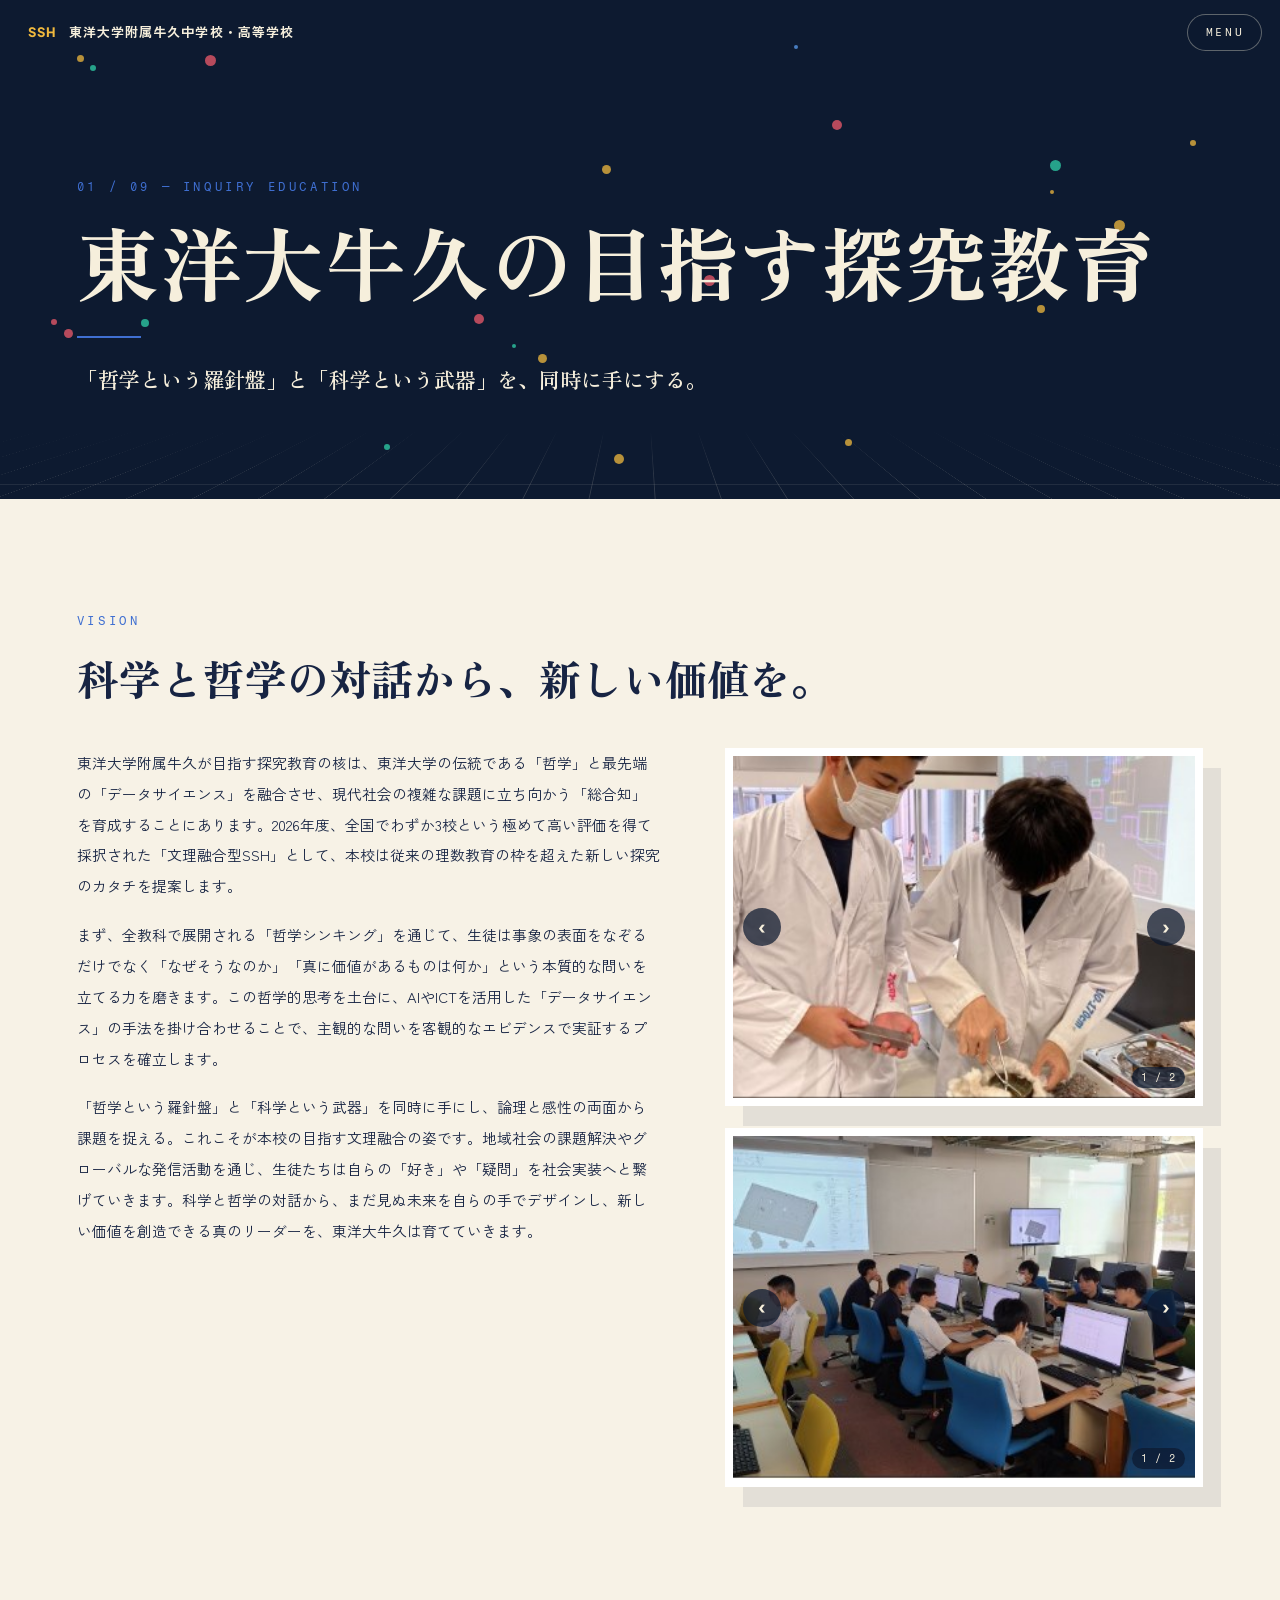
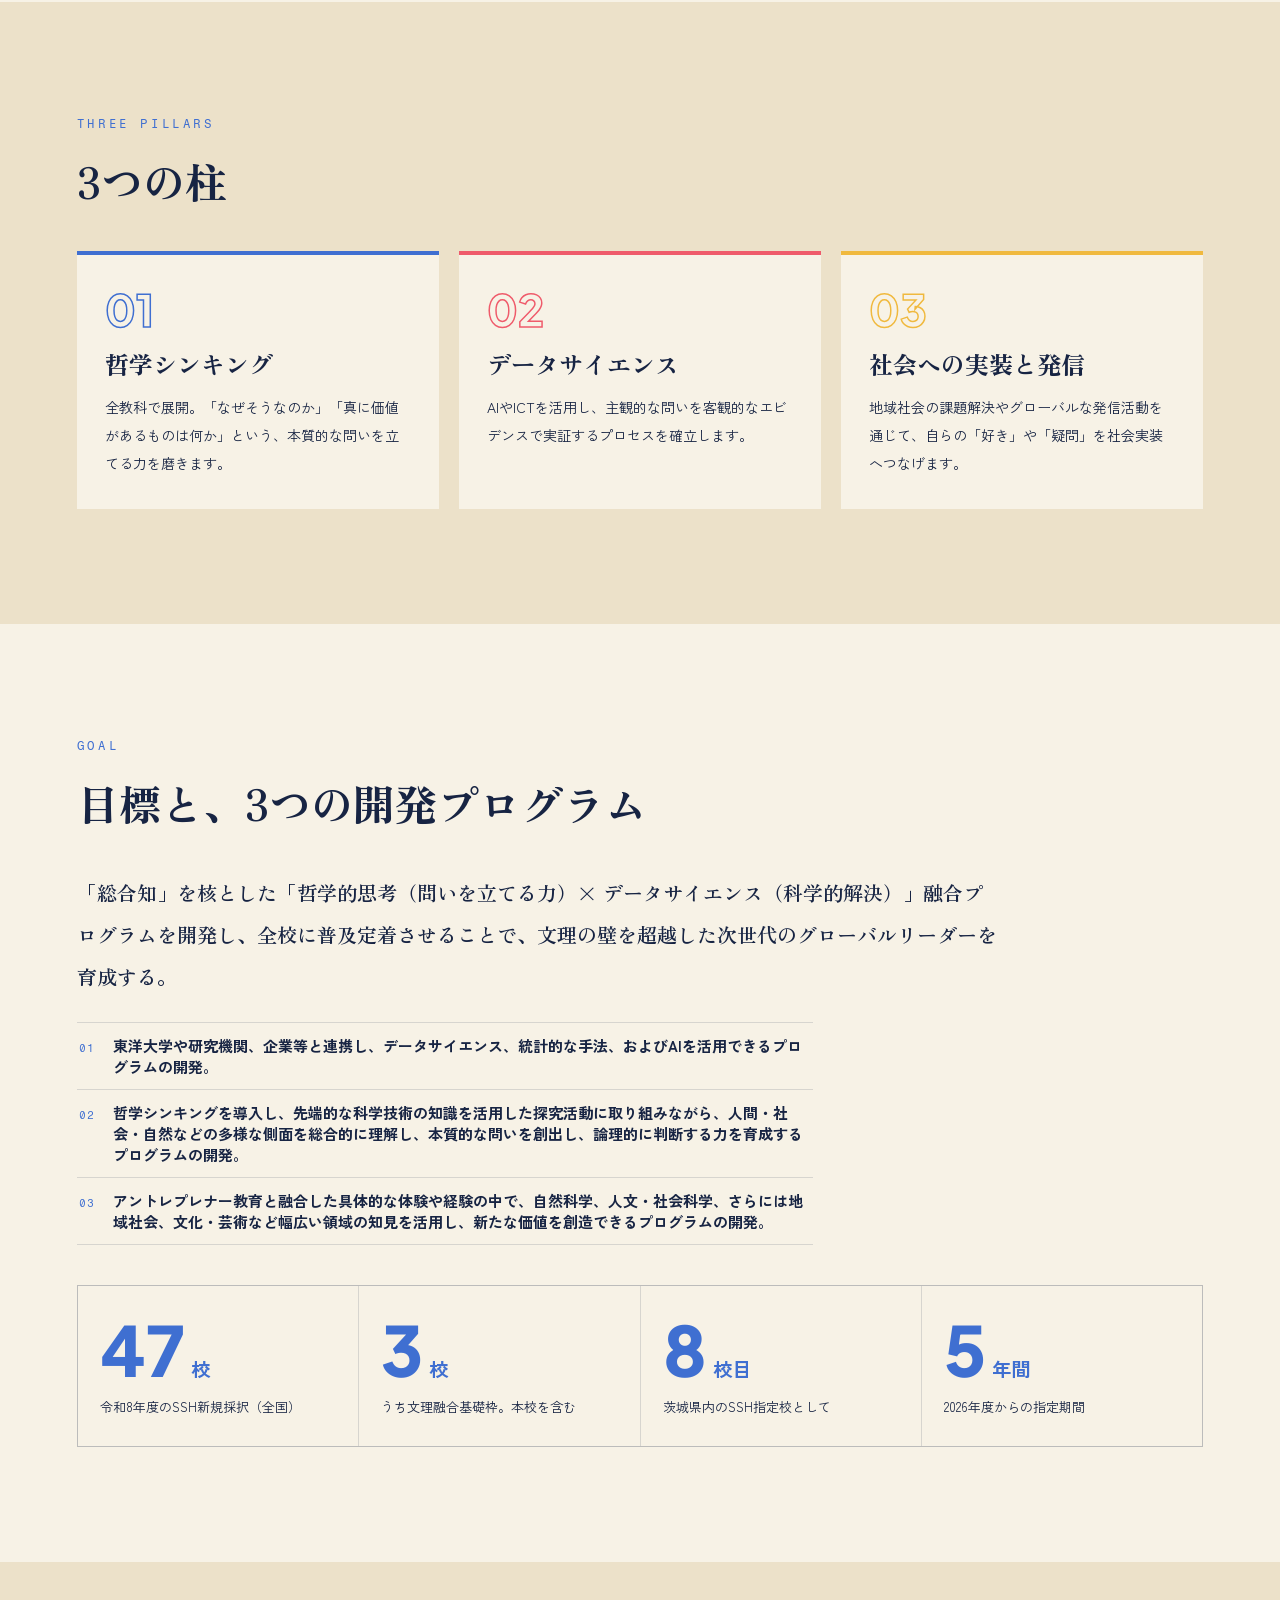
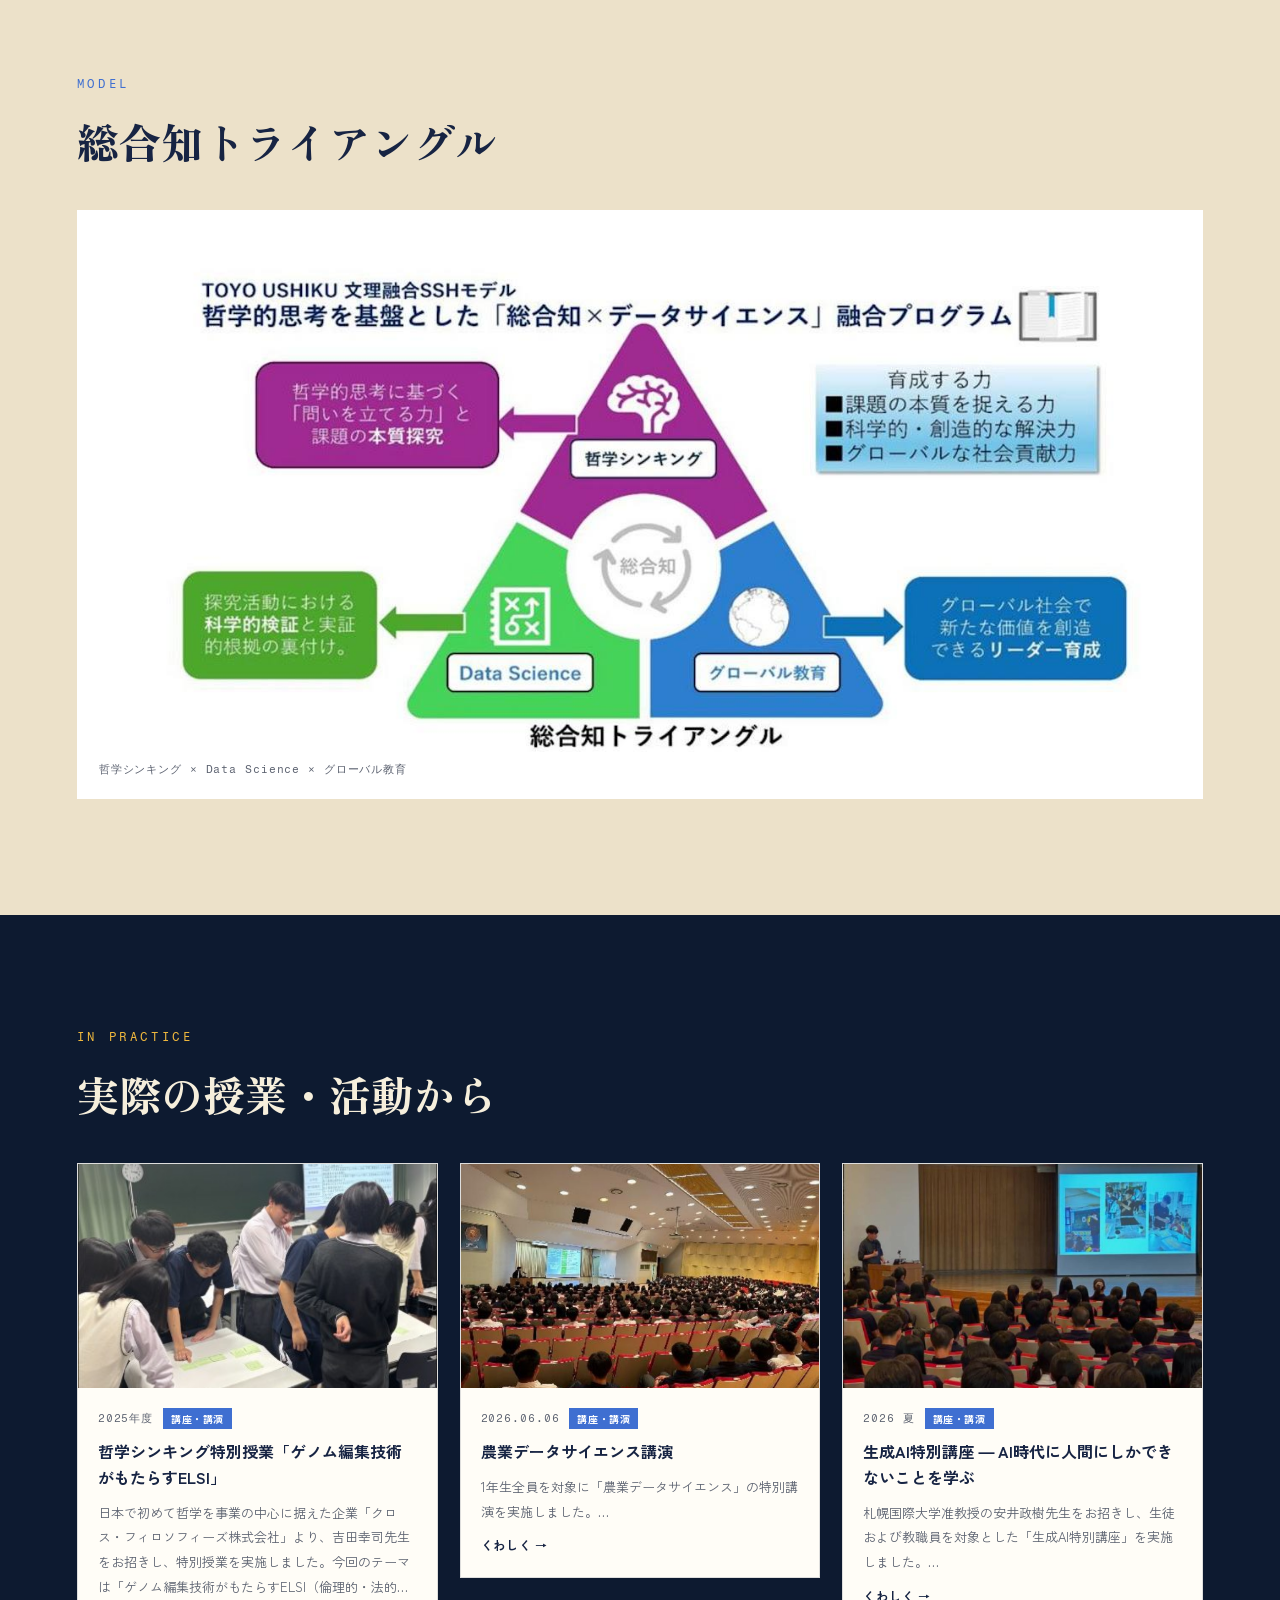
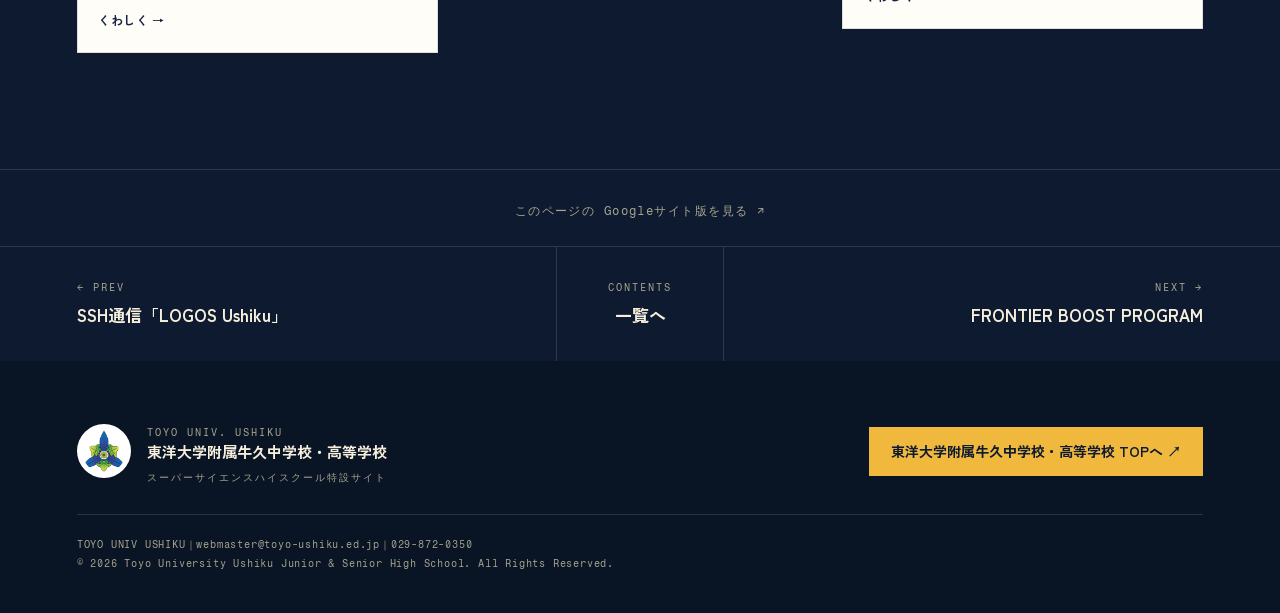
<file: inquiry.html>
<!DOCTYPE html>
<html lang="ja">
<head>
<meta charset="UTF-8">
<meta name="viewport" content="width=device-width, initial-scale=1.0">
<title>東洋大牛久の目指す探究教育｜TOYO USHIKU SSH</title>
<meta name="description" content="「哲学という羅針盤」と「科学という武器」を、同時に手にする。 東洋大学附属牛久中学校・高等学校 SSH特設サイト。">
<link rel="canonical" href="https://n-hatayama-ai.github.io/ssh-toyo-ushiku/inquiry.html">
<link rel="icon" type="image/png" sizes="32x32" href="assets/favicon-32.png">
<link rel="apple-touch-icon" sizes="180x180" href="assets/apple-touch-icon.png">
<meta property="og:type" content="article"><meta property="og:locale" content="ja_JP"><meta property="og:site_name" content="TOYO USHIKU SSH">
<meta property="og:title" content="東洋大牛久の目指す探究教育｜TOYO USHIKU SSH"><meta property="og:description" content="「哲学という羅針盤」と「科学という武器」を、同時に手にする。"><meta property="og:url" content="https://n-hatayama-ai.github.io/ssh-toyo-ushiku/inquiry.html">
<meta property="og:image" content="https://n-hatayama-ai.github.io/ssh-toyo-ushiku/assets/hero-enryo.jpg"><meta name="twitter:card" content="summary_large_image">
<link rel="preconnect" href="https://fonts.googleapis.com"><link rel="preconnect" href="https://fonts.gstatic.com" crossorigin>
<link href="https://fonts.googleapis.com/css2?family=Zen+Kaku+Gothic+New:wght@300;400;500;700;900&family=Zen+Old+Mincho:wght@400;600;900&family=Plus+Jakarta+Sans:wght@700;800&family=Fragment+Mono&display=swap" rel="stylesheet">
<link rel="stylesheet" href="sub.css">
<script data-goatcounter="https://ssh-toyo-ushiku.goatcounter.com/count" async src="//gc.zgo.at/count.js"></script>
</head>
<body style="--pc:#3f6fd1">
<!-- このファイルは tools/build.py が生成します。直接編集しないでください。 -->
<header class="top"><a class="brand" href="./"><b>SSH</b>東洋大学附属牛久中学校・高等学校</a></header>
<button class="menu-btn" id="menuBtn" type="button" aria-expanded="false" aria-controls="menu">MENU</button>
<nav class="menu" id="menu" aria-label="メニュー"><div class="cols"><div><h3>CONTENTS</h3><ul><li style="--i:0"><a href="inquiry.html" aria-current=page>東洋大牛久の目指す探究教育<small>01 — INQUIRY EDUCATION</small></a></li><li style="--i:1"><a href="frontier.html">FRONTIER BOOST PROGRAM<small>02 — FRONTIER BOOST</small></a></li><li style="--i:2"><a href="achievements.html">SSH成果物<small>03 — ACHIEVEMENTS</small></a></li><li style="--i:3"><a href="activities.html">探究活動の様々な取り組み<small>04 — INQUIRY ACTIVITIES</small></a></li><li style="--i:4"><a href="outreach.html">SSH普及・発信活動<small>05 — OUTREACH</small></a></li><li style="--i:5"><a href="reports.html">研究開発実施報告書<small>06 — RESEARCH REPORTS</small></a></li><li style="--i:6"><a href="committee.html">運営指導委員会<small>07 — STEERING COMMITTEE</small></a></li><li style="--i:7"><a href="visits.html">SSH先進校視察・受け入れ<small>08 — SCHOOL VISITS</small></a></li><li style="--i:8"><a href="logos.html">SSH通信「LOGOS Ushiku」<small>09 — NEWSLETTER</small></a></li></ul></div><div><h3>TOP</h3><ul><li style="--i:2"><a href="./">トップページ<small>HOME</small></a></li><li style="--i:3"><a href="characters.html">東洋大牛久SSHキャラクター<small>CHARACTERS</small></a></li><li style="--i:4"><a href="https://www.toyo.ac.jp/ushiku/" target="_blank" rel="noopener">学校公式サイト ↗<small>TOYO USHIKU</small></a></li></ul></div></div></nav>
<div class="hero"><div class="dots" aria-hidden="true"><i style="left:48%;top:91%;--s:10px;--d:5.7s;--c:#f0b93e"></i><i style="left:62%;top:9%;--s:4px;--d:9.9s;--c:#5b9df0"></i><i style="left:66%;top:88%;--s:7px;--d:9.9s;--c:#f0b93e"></i><i style="left:37%;top:63%;--s:10px;--d:7.4s;--c:#ef5b6b"></i><i style="left:5%;top:66%;--s:9px;--d:9.8s;--c:#ef5b6b"></i><i style="left:30%;top:89%;--s:6px;--d:8.5s;--c:#2fd0a8"></i><i style="left:11%;top:64%;--s:8px;--d:5.9s;--c:#2fd0a8"></i><i style="left:4%;top:64%;--s:6px;--d:8.2s;--c:#ef5b6b"></i><i style="left:87%;top:46%;--s:4px;--d:8.6s;--c:#ef5b6b"></i><i style="left:55%;top:55%;--s:11px;--d:6.1s;--c:#ef5b6b"></i><i style="left:6%;top:11%;--s:7px;--d:8.5s;--c:#f0b93e"></i><i style="left:7%;top:13%;--s:6px;--d:6.6s;--c:#2fd0a8"></i><i style="left:87%;top:44%;--s:11px;--d:8.0s;--c:#f0b93e"></i><i style="left:82%;top:38%;--s:4px;--d:8.3s;--c:#f0b93e"></i><i style="left:82%;top:32%;--s:11px;--d:5.2s;--c:#2fd0a8"></i><i style="left:16%;top:11%;--s:11px;--d:9.4s;--c:#ef5b6b"></i><i style="left:65%;top:24%;--s:10px;--d:8.9s;--c:#ef5b6b"></i><i style="left:42%;top:71%;--s:9px;--d:6.6s;--c:#f0b93e"></i><i style="left:47%;top:33%;--s:9px;--d:10.6s;--c:#f0b93e"></i><i style="left:81%;top:61%;--s:8px;--d:9.1s;--c:#f0b93e"></i><i style="left:93%;top:28%;--s:6px;--d:5.8s;--c:#f0b93e"></i><i style="left:40%;top:69%;--s:4px;--d:8.6s;--c:#2fd0a8"></i></div><div class="in">
  <p class="eyebrow">01 / 09 — INQUIRY EDUCATION</p>
  <h1 aria-label="東洋大牛久の目指す探究教育"><span class="w"><span style="--i:0">東</span><span style="--i:1">洋</span><span style="--i:2">大</span><span style="--i:3">牛</span><span style="--i:4">久</span><span style="--i:5">の</span><span style="--i:6">目</span><span style="--i:7">指</span><span style="--i:8">す</span><span style="--i:9">探</span><span style="--i:10">究</span><span style="--i:11">教</span><span style="--i:12">育</span></span></h1>
  <p class="lead">「哲学という羅針盤」と「科学という武器」を、同時に手にする。</p>
</div></div>
<main><section class="sec cream"><div class="in"><p class="eyebrow rv">VISION</p><h2 class="rv">科学と哲学の対話から、新しい価値を。</h2><div class="two"><div class="rv prose"><p>東洋大学附属牛久が目指す探究教育の核は、東洋大学の伝統である「哲学」と最先端の「データサイエンス」を融合させ、現代社会の複雑な課題に立ち向かう「総合知」を育成することにあります。2026年度、全国でわずか3校という極めて高い評価を得て採択された「文理融合型SSH」として、本校は従来の理数教育の枠を超えた新しい探究のカタチを提案します。</p><p>まず、全教科で展開される「哲学シンキング」を通じて、生徒は事象の表面をなぞるだけでなく「なぜそうなのか」「真に価値があるものは何か」という本質的な問いを立てる力を磨きます。この哲学的思考を土台に、AIやICTを活用した「データサイエンス」の手法を掛け合わせることで、主観的な問いを客観的なエビデンスで実証するプロセスを確立します。</p><p>「哲学という羅針盤」と「科学という武器」を同時に手にし、論理と感性の両面から課題を捉える。これこそが本校の目指す文理融合の姿です。地域社会の課題解決やグローバルな発信活動を通じ、生徒たちは自らの「好き」や「疑問」を社会実装へと繋げていきます。科学と哲学の対話から、まだ見ぬ未来を自らの手でデザインし、新しい価値を創造できる真のリーダーを、東洋大牛久は育てていきます。</p></div><div class="stack"><figure class="rv gal "><div class="car" role="group" aria-label="哲学シンキングと実験に取り組む生徒 写真 2枚"><div class="car-track" tabindex="0"><img src="assets/news/inq-00.jpg" alt="哲学シンキングと実験に取り組む生徒 1 / 2" loading="lazy"><img src="assets/news/inq-sticky.jpg" alt="哲学シンキングと実験に取り組む生徒 2 / 2" loading="lazy"></div><button class="car-btn prev" type="button" aria-label="前の写真">‹</button><button class="car-btn next" type="button" aria-label="次の写真">›</button><span class="car-count"><b>1</b> / 2</span></div></figure><figure class="rv gal "><div class="car" role="group" aria-label="CAD実習と大豆の収穫 写真 2枚"><div class="car-track" tabindex="0"><img src="assets/news/inq-01.jpg" alt="CAD実習と大豆の収穫 1 / 2" loading="lazy"><img src="assets/news/inq-soy.jpg" alt="CAD実習と大豆の収穫 2 / 2" loading="lazy"></div><button class="car-btn prev" type="button" aria-label="前の写真">‹</button><button class="car-btn next" type="button" aria-label="次の写真">›</button><span class="car-count"><b>1</b> / 2</span></div></figure></div></div></div></section><section class="sec soft"><div class="in"><p class="eyebrow rv">THREE PILLARS</p><h2 class="rv">3つの柱</h2><div class="pillars"><div class="pillar rv" style="--c:#3f6fd1"><b>01</b><h3>哲学シンキング</h3><p>全教科で展開。「なぜそうなのか」「真に価値があるものは何か」という、本質的な問いを立てる力を磨きます。</p></div><div class="pillar rv" style="--c:#ef5b6b"><b>02</b><h3>データサイエンス</h3><p>AIやICTを活用し、主観的な問いを客観的なエビデンスで実証するプロセスを確立します。</p></div><div class="pillar rv" style="--c:#f0b93e"><b>03</b><h3>社会への実装と発信</h3><p>地域社会の課題解決やグローバルな発信活動を通じて、自らの「好き」や「疑問」を社会実装へつなげます。</p></div></div></div></section><section class="sec cream"><div class="in"><p class="eyebrow rv">GOAL</p><h2 class="rv">目標と、3つの開発プログラム</h2><p class="lede rv narrow">「総合知」を核とした「哲学的思考（問いを立てる力）× データサイエンス（科学的解決）」融合プログラムを開発し、全校に普及定着させることで、文理の壁を超越した次世代のグローバルリーダーを育成する。</p><ol class="journey rv narrow"><li><b>01</b>東洋大学や研究機関、企業等と連携し、データサイエンス、統計的な手法、およびAIを活用できるプログラムの開発。</li><li><b>02</b>哲学シンキングを導入し、先端的な科学技術の知識を活用した探究活動に取り組みながら、人間・社会・自然などの多様な側面を総合的に理解し、本質的な問いを創出し、論理的に判断する力を育成するプログラムの開発。</li><li><b>03</b>アントレプレナー教育と融合した具体的な体験や経験の中で、自然科学、人文・社会科学、さらには地域社会、文化・芸術など幅広い領域の知見を活用し、新たな価値を創造できるプログラムの開発。</li></ol><div class="nums"><div class="num rv"><b>47<small>校</small></b><span>令和8年度のSSH新規採択（全国）</span></div><div class="num rv"><b>3<small>校</small></b><span>うち文理融合基礎枠。本校を含む</span></div><div class="num rv"><b>8<small>校目</small></b><span>茨城県内のSSH指定校として</span></div><div class="num rv"><b>5<small>年間</small></b><span>2026年度からの指定期間</span></div></div></div></section><section class="sec soft"><div class="in"><p class="eyebrow rv">MODEL</p><h2 class="rv">総合知トライアングル</h2><figure class="tri rv"><img src="assets/concept-triangle.jpg" alt="TOYO USHIKU 文理融合SSHモデル図：哲学シンキング・Data Science・グローバル教育の三要素が「総合知」を中心に循環する概念図" loading="lazy"><figcaption>哲学シンキング × Data Science × グローバル教育</figcaption></figure></div></section><section class="sec navy"><div class="in"><p class="eyebrow rv">IN PRACTICE</p><h2 class="rv">実際の授業・活動から</h2><div class="cards"><article class="card rv" id="elsi" data-cat="lecture"><img src="assets/news/act-09.jpg" alt="" loading="lazy"><div class="cb"><p class="meta"><time>2025年度</time><span class="tag c-lecture">講座・講演</span></p><h3>哲学シンキング特別授業「ゲノム編集技術がもたらすELSI」</h3><p class="summ">日本で初めて哲学を事業の中心に据えた企業「クロス・フィロソフィーズ株式会社」より、吉田幸司先生をお招きし、特別授業を実施しました。今回のテーマは「ゲノム編集技術がもたらすELSI（倫理的・法的…</p><a class="more" href="activities.html#elsi">くわしく →</a></div></article><article class="card rv" id="agri" data-cat="lecture"><img src="assets/news/x-agri.jpg" alt="" loading="lazy"><div class="cb"><p class="meta"><time>2026.06.06</time><span class="tag c-lecture">講座・講演</span></p><h3>農業データサイエンス講演</h3><p class="summ">1年生全員を対象に「農業データサイエンス」の特別講演を実施しました。…</p><a class="more" href="activities.html#agri">くわしく →</a></div></article><article class="card rv" id="genai" data-cat="lecture"><img src="assets/news/x-genai.jpg" alt="" loading="lazy"><div class="cb"><p class="meta"><time>2026 夏</time><span class="tag c-lecture">講座・講演</span></p><h3>生成AI特別講座 ― AI時代に人間にしかできないことを学ぶ</h3><p class="summ">札幌国際大学准教授の安井政樹先生をお招きし、生徒および教職員を対象とした「生成AI特別講座」を実施しました。…</p><a class="more" href="activities.html#genai">くわしく →</a></div></article></div></div></section></main>
<p class="gs"><a href="https://sites.google.com/toyo.jp/test2026ssh/%E6%9D%B1%E6%B4%8B%E5%A4%A7%E7%89%9B%E4%B9%85%E3%81%AE%E7%9B%AE%E6%8C%87%E3%81%99%E6%8E%A2%E7%A9%B6%E6%95%99%E8%82%B2" target="_blank" rel="noopener">このページの Googleサイト版を見る ↗</a></p>
<nav class="pager" aria-label="前後のページ"><a href="logos.html"><small>← PREV</small>SSH通信「LOGOS Ushiku」</a><a href="./#entrance"><small>CONTENTS</small>一覧へ</a><a href="frontier.html"><small>NEXT →</small>FRONTIER BOOST PROGRAM</a></nav>
<footer class="foot"><div class="in">
  <div class="id"><img src="assets/school-crest.png" alt="東洋大学附属牛久中学校・高等学校 校章"><div><span>TOYO UNIV. USHIKU</span><b>東洋大学附属牛久中学校・高等学校</b><span>スーパーサイエンスハイスクール特設サイト</span></div></div>
  <a class="topl" href="https://www.toyo.ac.jp/ushiku/" target="_blank" rel="noopener">東洋大学附属牛久中学校・高等学校 TOPへ ↗</a>
  <small>TOYO UNIV USHIKU｜webmaster@toyo-ushiku.ed.jp｜029-872-0350<br>© 2026 Toyo University Ushiku Junior &amp; Senior High School. All Rights Reserved.</small>
</div></footer>
<script src="sub.js"></script>
</body>
</html>
</file>
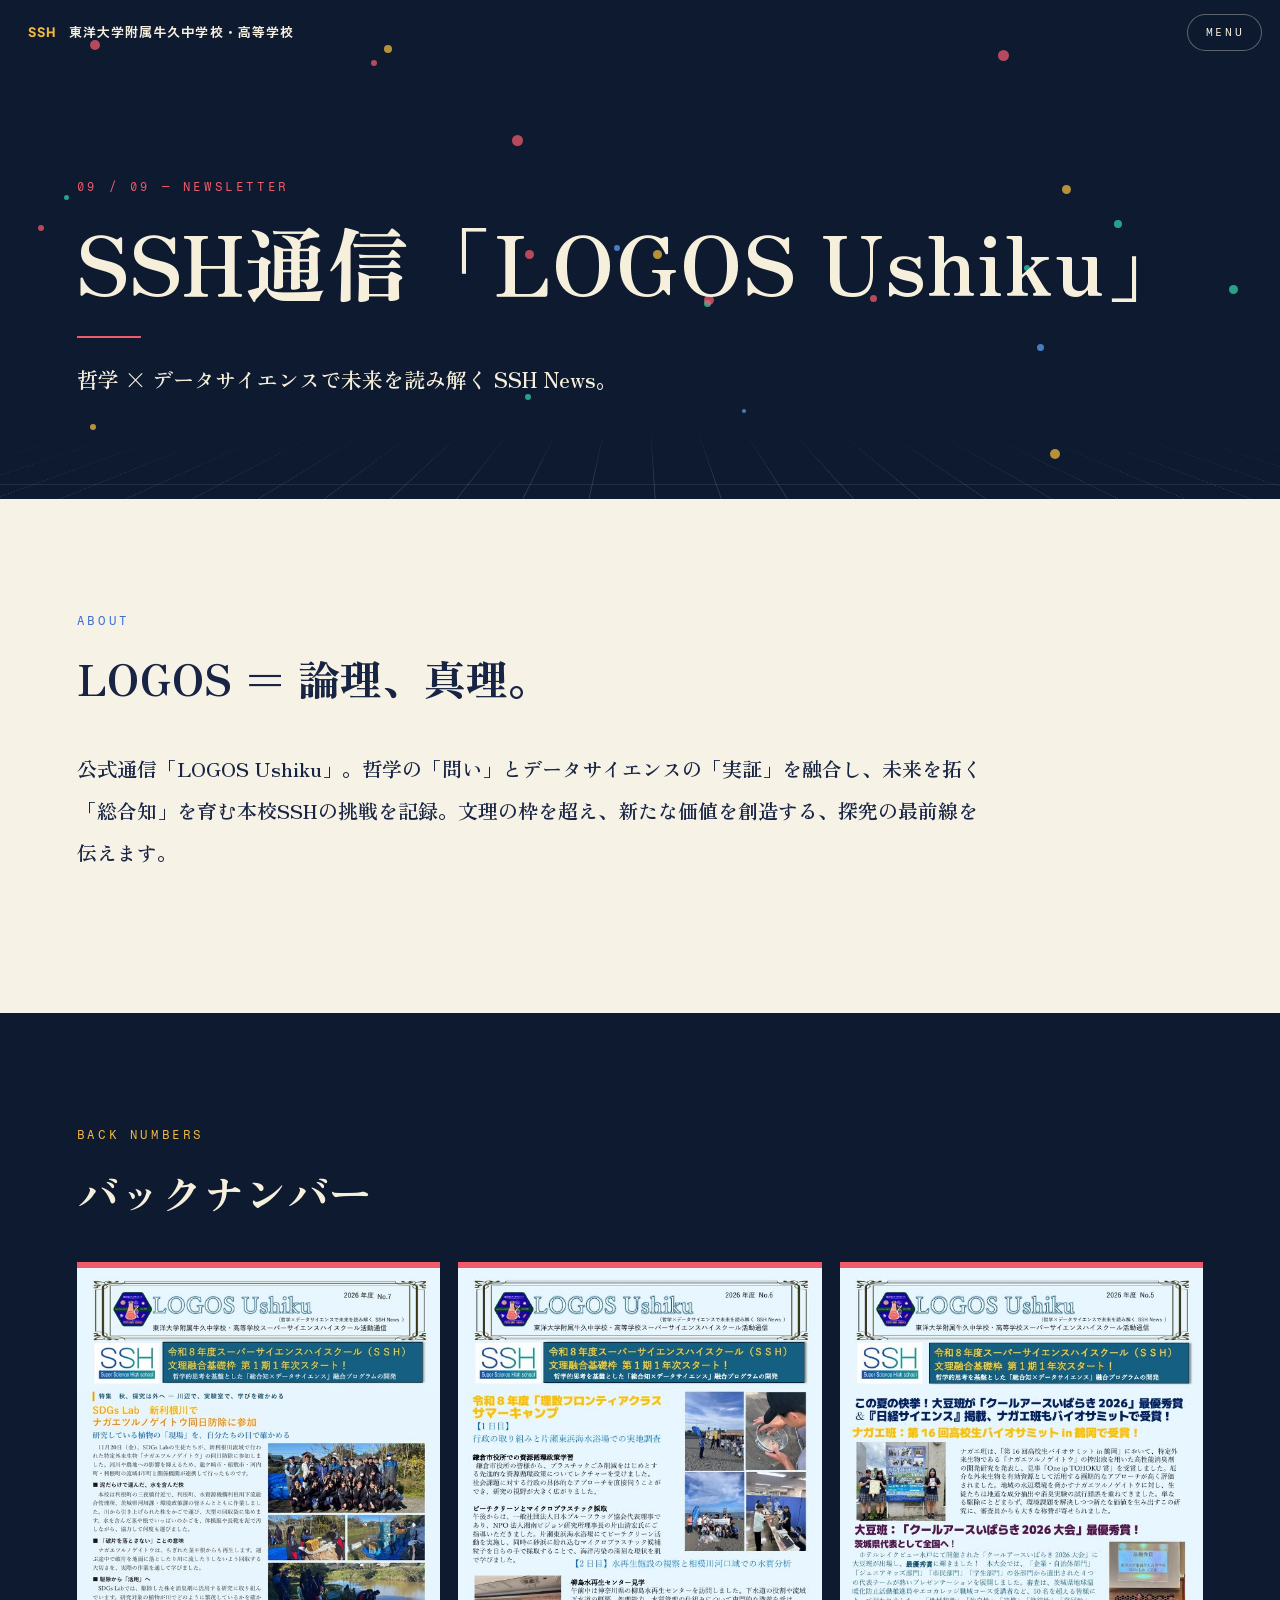
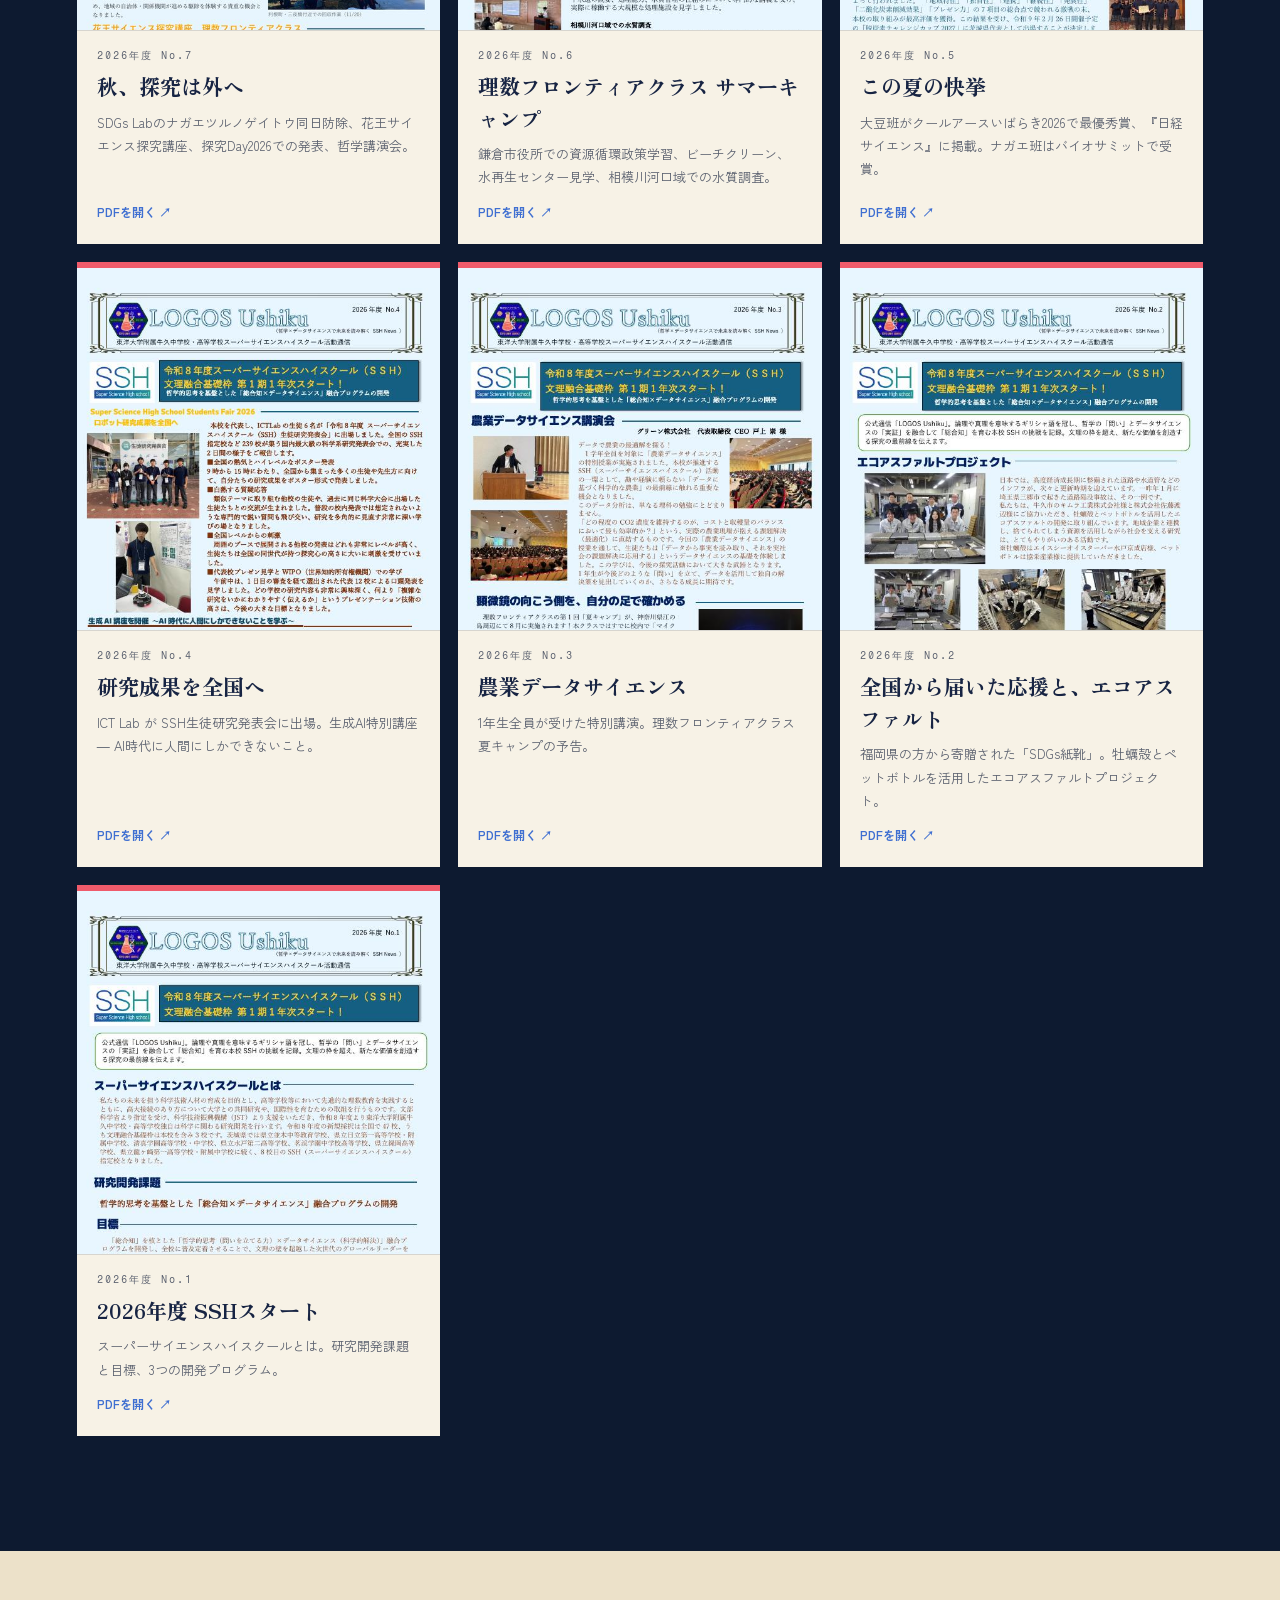
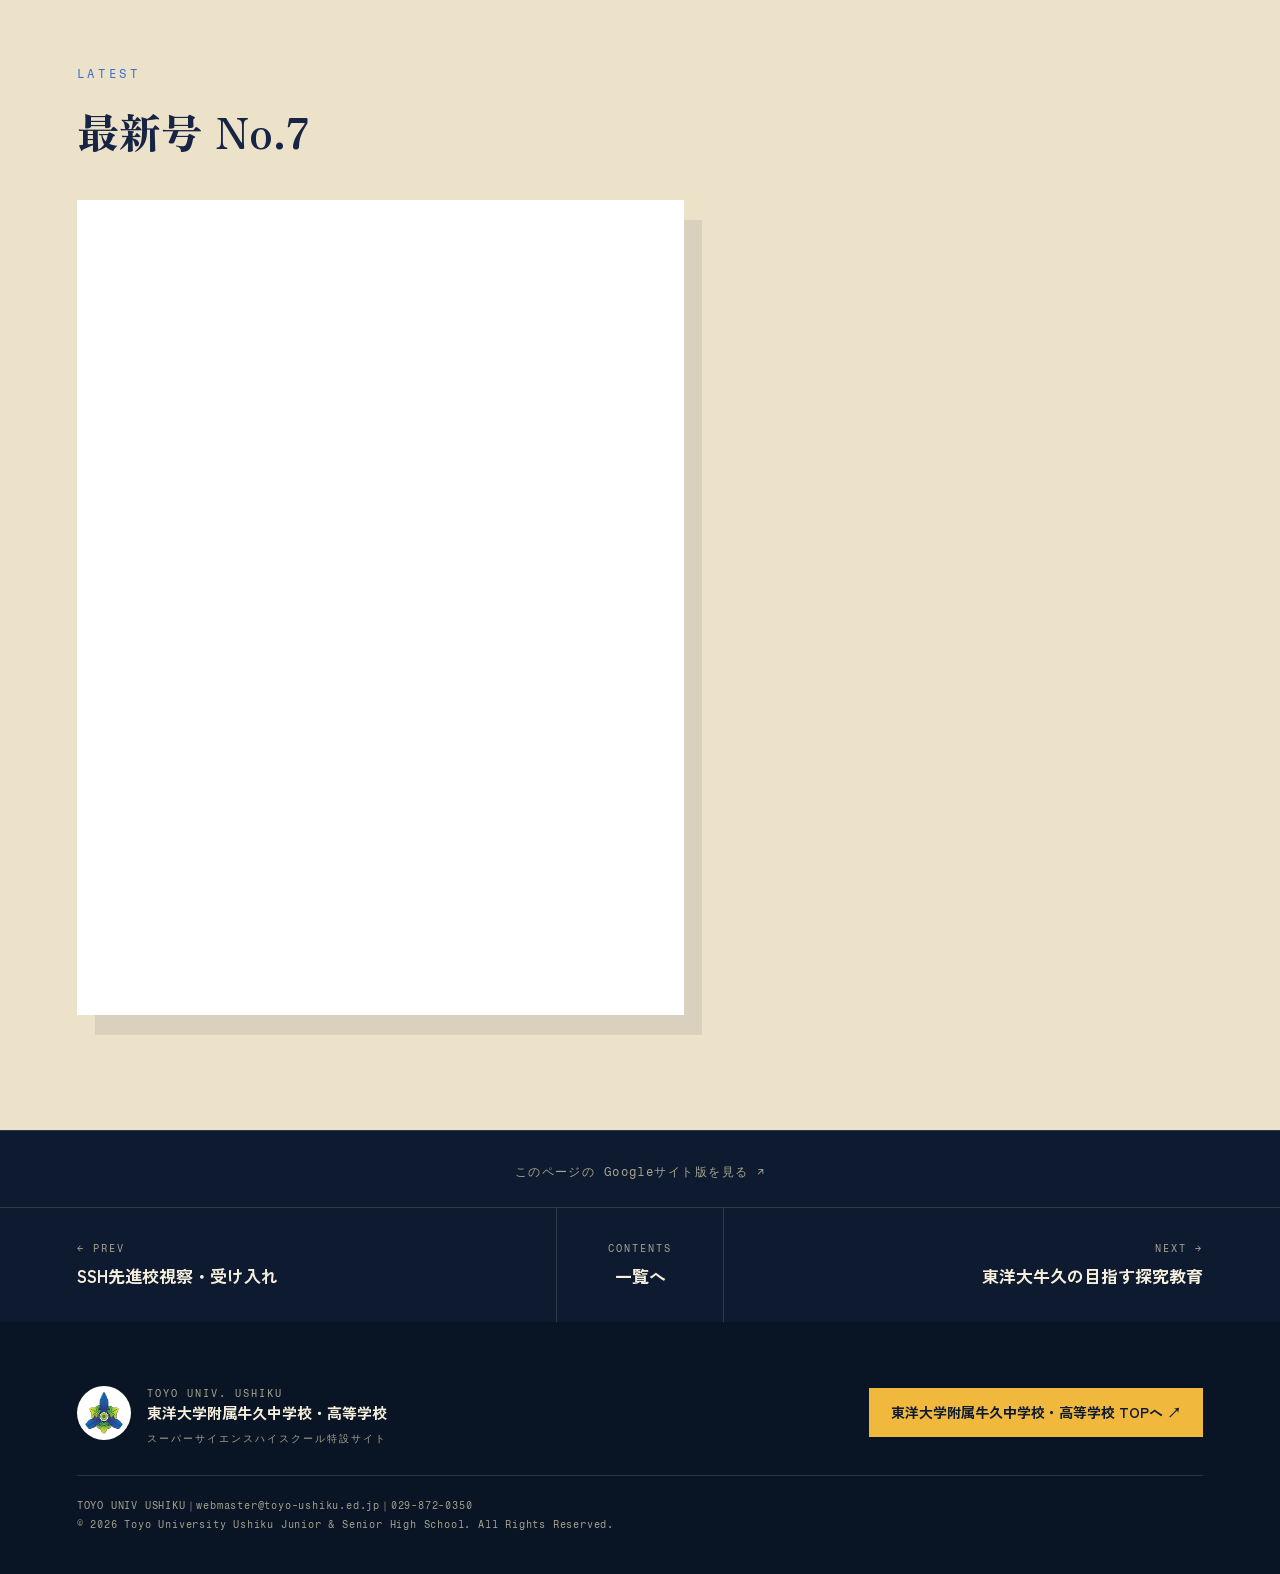
<file: logos.html>
<!DOCTYPE html>
<html lang="ja">
<head>
<meta charset="UTF-8">
<meta name="viewport" content="width=device-width, initial-scale=1.0">
<title>SSH通信「LOGOS Ushiku」｜TOYO USHIKU SSH</title>
<meta name="description" content="哲学 × データサイエンスで未来を読み解く SSH News。 東洋大学附属牛久中学校・高等学校 SSH特設サイト。">
<link rel="canonical" href="https://n-hatayama-ai.github.io/ssh-toyo-ushiku/logos.html">
<link rel="icon" type="image/png" sizes="32x32" href="assets/favicon-32.png">
<link rel="apple-touch-icon" sizes="180x180" href="assets/apple-touch-icon.png">
<meta property="og:type" content="article"><meta property="og:locale" content="ja_JP"><meta property="og:site_name" content="TOYO USHIKU SSH">
<meta property="og:title" content="SSH通信「LOGOS Ushiku」｜TOYO USHIKU SSH"><meta property="og:description" content="哲学 × データサイエンスで未来を読み解く SSH News。"><meta property="og:url" content="https://n-hatayama-ai.github.io/ssh-toyo-ushiku/logos.html">
<meta property="og:image" content="https://n-hatayama-ai.github.io/ssh-toyo-ushiku/assets/hero-enryo.jpg"><meta name="twitter:card" content="summary_large_image">
<link rel="preconnect" href="https://fonts.googleapis.com"><link rel="preconnect" href="https://fonts.gstatic.com" crossorigin>
<link href="https://fonts.googleapis.com/css2?family=Zen+Kaku+Gothic+New:wght@300;400;500;700;900&family=Zen+Old+Mincho:wght@400;600;900&family=Plus+Jakarta+Sans:wght@700;800&family=Fragment+Mono&display=swap" rel="stylesheet">
<link rel="stylesheet" href="sub.css">
<script data-goatcounter="https://ssh-toyo-ushiku.goatcounter.com/count" async src="//gc.zgo.at/count.js"></script>
</head>
<body style="--pc:#ef5b6b">
<!-- このファイルは tools/build.py が生成します。直接編集しないでください。 -->
<header class="top"><a class="brand" href="./"><b>SSH</b>東洋大学附属牛久中学校・高等学校</a></header>
<button class="menu-btn" id="menuBtn" type="button" aria-expanded="false" aria-controls="menu">MENU</button>
<nav class="menu" id="menu" aria-label="メニュー"><div class="cols"><div><h3>CONTENTS</h3><ul><li style="--i:0"><a href="inquiry.html">東洋大牛久の目指す探究教育<small>01 — INQUIRY EDUCATION</small></a></li><li style="--i:1"><a href="frontier.html">FRONTIER BOOST PROGRAM<small>02 — FRONTIER BOOST</small></a></li><li style="--i:2"><a href="achievements.html">SSH成果物<small>03 — ACHIEVEMENTS</small></a></li><li style="--i:3"><a href="activities.html">探究活動の様々な取り組み<small>04 — INQUIRY ACTIVITIES</small></a></li><li style="--i:4"><a href="outreach.html">SSH普及・発信活動<small>05 — OUTREACH</small></a></li><li style="--i:5"><a href="reports.html">研究開発実施報告書<small>06 — RESEARCH REPORTS</small></a></li><li style="--i:6"><a href="committee.html">運営指導委員会<small>07 — STEERING COMMITTEE</small></a></li><li style="--i:7"><a href="visits.html">SSH先進校視察・受け入れ<small>08 — SCHOOL VISITS</small></a></li><li style="--i:8"><a href="logos.html" aria-current=page>SSH通信「LOGOS Ushiku」<small>09 — NEWSLETTER</small></a></li></ul></div><div><h3>TOP</h3><ul><li style="--i:2"><a href="./">トップページ<small>HOME</small></a></li><li style="--i:3"><a href="https://www.toyo.ac.jp/ushiku/" target="_blank" rel="noopener">学校公式サイト ↗<small>TOYO USHIKU</small></a></li></ul></div></div></nav>
<div class="hero"><div class="dots" aria-hidden="true"><i style="left:51%;top:50%;--s:9px;--d:6.5s;--c:#f0b93e"></i><i style="left:48%;top:49%;--s:6px;--d:7.8s;--c:#5b9df0"></i><i style="left:81%;top:69%;--s:7px;--d:6.3s;--c:#5b9df0"></i><i style="left:83%;top:37%;--s:9px;--d:6.5s;--c:#f0b93e"></i><i style="left:55%;top:60%;--s:7px;--d:9.4s;--c:#2fd0a8"></i><i style="left:30%;top:9%;--s:8px;--d:7.7s;--c:#f0b93e"></i><i style="left:80%;top:53%;--s:6px;--d:9.8s;--c:#2fd0a8"></i><i style="left:96%;top:57%;--s:9px;--d:10.8s;--c:#2fd0a8"></i><i style="left:29%;top:12%;--s:6px;--d:9.6s;--c:#ef5b6b"></i><i style="left:55%;top:59%;--s:10px;--d:5.6s;--c:#ef5b6b"></i><i style="left:82%;top:90%;--s:10px;--d:9.1s;--c:#f0b93e"></i><i style="left:78%;top:10%;--s:11px;--d:5.5s;--c:#ef5b6b"></i><i style="left:58%;top:82%;--s:4px;--d:9.4s;--c:#5b9df0"></i><i style="left:5%;top:39%;--s:5px;--d:9.8s;--c:#2fd0a8"></i><i style="left:3%;top:45%;--s:6px;--d:7.0s;--c:#ef5b6b"></i><i style="left:7%;top:8%;--s:10px;--d:6.1s;--c:#ef5b6b"></i><i style="left:7%;top:85%;--s:6px;--d:10.0s;--c:#f0b93e"></i><i style="left:41%;top:79%;--s:6px;--d:8.6s;--c:#2fd0a8"></i><i style="left:68%;top:59%;--s:7px;--d:8.1s;--c:#ef5b6b"></i><i style="left:40%;top:27%;--s:11px;--d:9.3s;--c:#ef5b6b"></i><i style="left:41%;top:50%;--s:9px;--d:9.6s;--c:#ef5b6b"></i><i style="left:87%;top:44%;--s:8px;--d:9.8s;--c:#2fd0a8"></i></div><div class="in">
  <p class="eyebrow">09 / 09 — NEWSLETTER</p>
  <h1 aria-label="SSH通信「LOGOS Ushiku」"><span class="w"><span style="--i:0">S</span><span style="--i:1">S</span><span style="--i:2">H</span><span style="--i:3">通</span><span style="--i:4">信</span><span style="--i:5">「</span><span style="--i:6">L</span><span style="--i:7">O</span><span style="--i:8">G</span><span style="--i:9">O</span><span style="--i:10">S</span></span> <span class="w"><span style="--i:11">U</span><span style="--i:12">s</span><span style="--i:13">h</span><span style="--i:14">i</span><span style="--i:15">k</span><span style="--i:16">u</span><span style="--i:17">」</span></span></h1>
  <p class="lead">哲学 × データサイエンスで未来を読み解く SSH News。</p>
</div></div>
<main><section class="sec cream"><div class="in"><p class="eyebrow rv">ABOUT</p><h2 class="rv">LOGOS ＝ 論理、真理。</h2><p class="lede rv narrow">公式通信「LOGOS Ushiku」。哲学の「問い」とデータサイエンスの「実証」を融合し、未来を拓く「総合知」を育む本校SSHの挑戦を記録。文理の枠を超え、新たな価値を創造する、探究の最前線を伝えます。</p></div></section><section class="sec navy"><div class="in"><p class="eyebrow rv">BACK NUMBERS</p><h2 class="rv">バックナンバー</h2><div class="issues"><a class="issue rv" href="https://drive.google.com/file/d/1cbCe8FYgfpj9M1HzvcKsBlWQojPgvrsm/view" target="_blank" rel="noopener"><img src="assets/logos/no7.jpg" alt="LOGOS Ushiku No.7 の紙面" loading="lazy"><div><small>2026年度 No.7</small><b>秋、探究は外へ</b><span>SDGs Labのナガエツルノゲイトウ同日防除、花王サイエンス探究講座、探究Day2026での発表、哲学講演会。</span><i>PDFを開く ↗</i></div></a><a class="issue rv" href="https://drive.google.com/file/d/1-JXF8mYLdM4UNFn_HVx9U0-2M7JVmeAl/view" target="_blank" rel="noopener"><img src="assets/logos/no6.jpg" alt="LOGOS Ushiku No.6 の紙面" loading="lazy"><div><small>2026年度 No.6</small><b>理数フロンティアクラス サマーキャンプ</b><span>鎌倉市役所での資源循環政策学習、ビーチクリーン、水再生センター見学、相模川河口域での水質調査。</span><i>PDFを開く ↗</i></div></a><a class="issue rv" href="https://drive.google.com/file/d/1gJhcHR7ErffMfdUdOyr4mKkR3oapMFjy/view" target="_blank" rel="noopener"><img src="assets/logos/no5.jpg" alt="LOGOS Ushiku No.5 の紙面" loading="lazy"><div><small>2026年度 No.5</small><b>この夏の快挙</b><span>大豆班がクールアースいばらき2026で最優秀賞、『日経サイエンス』に掲載。ナガエ班はバイオサミットで受賞。</span><i>PDFを開く ↗</i></div></a><a class="issue rv" href="https://drive.google.com/file/d/1lQz2nyz_htGc7kCwbo2OY_3-pswMVfi9/view" target="_blank" rel="noopener"><img src="assets/logos/no4.jpg" alt="LOGOS Ushiku No.4 の紙面" loading="lazy"><div><small>2026年度 No.4</small><b>研究成果を全国へ</b><span>ICT Lab が SSH生徒研究発表会に出場。生成AI特別講座 ― AI時代に人間にしかできないこと。</span><i>PDFを開く ↗</i></div></a><a class="issue rv" href="https://drive.google.com/file/d/1tfphKGnOY_TUpvbmQwqsX02XjmQhOzb6/view" target="_blank" rel="noopener"><img src="assets/logos/no3.jpg" alt="LOGOS Ushiku No.3 の紙面" loading="lazy"><div><small>2026年度 No.3</small><b>農業データサイエンス</b><span>1年生全員が受けた特別講演。理数フロンティアクラス 夏キャンプの予告。</span><i>PDFを開く ↗</i></div></a><a class="issue rv" href="https://drive.google.com/file/d/1RqUShDWo3RBLrPO_aK8ntD2Hv2SxeaGK/view" target="_blank" rel="noopener"><img src="assets/logos/no2.jpg" alt="LOGOS Ushiku No.2 の紙面" loading="lazy"><div><small>2026年度 No.2</small><b>全国から届いた応援と、エコアスファルト</b><span>福岡県の方から寄贈された「SDGs紙靴」。牡蠣殻とペットボトルを活用したエコアスファルトプロジェクト。</span><i>PDFを開く ↗</i></div></a><a class="issue rv" href="https://drive.google.com/file/d/1yc7CqfmwQomn6FXudnVoQbtfhrZQYqxR/view" target="_blank" rel="noopener"><img src="assets/logos/no1.jpg" alt="LOGOS Ushiku No.1 の紙面" loading="lazy"><div><small>2026年度 No.1</small><b>2026年度 SSHスタート</b><span>スーパーサイエンスハイスクールとは。研究開発課題と目標、3つの開発プログラム。</span><i>PDFを開く ↗</i></div></a></div></div></section><section class="sec soft"><div class="in"><p class="eyebrow rv">LATEST</p><h2 class="rv">最新号 No.7</h2><div class="viewer rv"><iframe src="https://drive.google.com/file/d/1cbCe8FYgfpj9M1HzvcKsBlWQojPgvrsm/preview" title="LOGOS Ushiku No.7" loading="lazy" allow="autoplay"></iframe></div></div></section></main>
<p class="gs"><a href="https://sites.google.com/toyo.jp/test2026ssh/ssh%E9%80%9A%E4%BF%A1logos-ushiku" target="_blank" rel="noopener">このページの Googleサイト版を見る ↗</a></p>
<nav class="pager" aria-label="前後のページ"><a href="visits.html"><small>← PREV</small>SSH先進校視察・受け入れ</a><a href="./#entrance"><small>CONTENTS</small>一覧へ</a><a href="inquiry.html"><small>NEXT →</small>東洋大牛久の目指す探究教育</a></nav>
<footer class="foot"><div class="in">
  <div class="id"><img src="assets/school-crest.png" alt="東洋大学附属牛久中学校・高等学校 校章"><div><span>TOYO UNIV. USHIKU</span><b>東洋大学附属牛久中学校・高等学校</b><span>スーパーサイエンスハイスクール特設サイト</span></div></div>
  <a class="topl" href="https://www.toyo.ac.jp/ushiku/" target="_blank" rel="noopener">東洋大学附属牛久中学校・高等学校 TOPへ ↗</a>
  <small>TOYO UNIV USHIKU｜webmaster@toyo-ushiku.ed.jp｜029-872-0350<br>© 2026 Toyo University Ushiku Junior &amp; Senior High School. All Rights Reserved.</small>
</div></footer>
<script src="sub.js"></script>
</body>
</html>
</file>
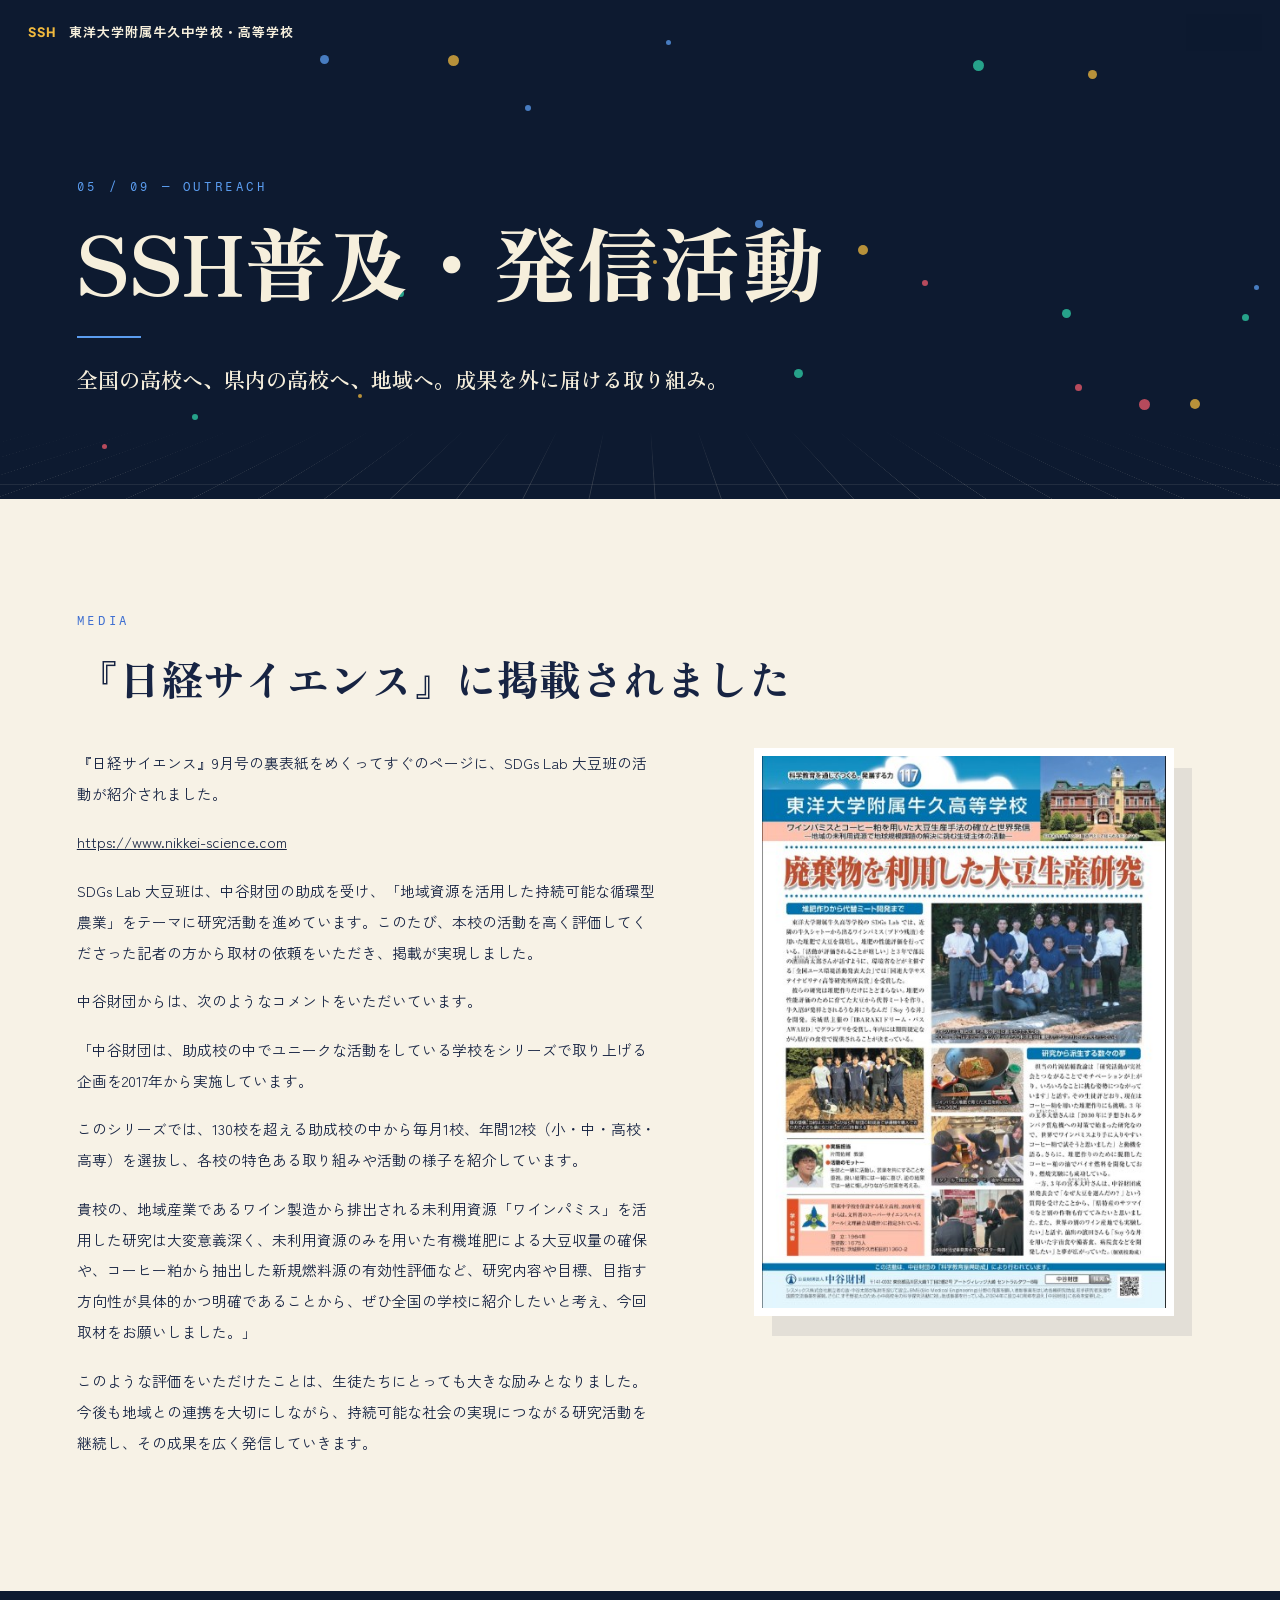
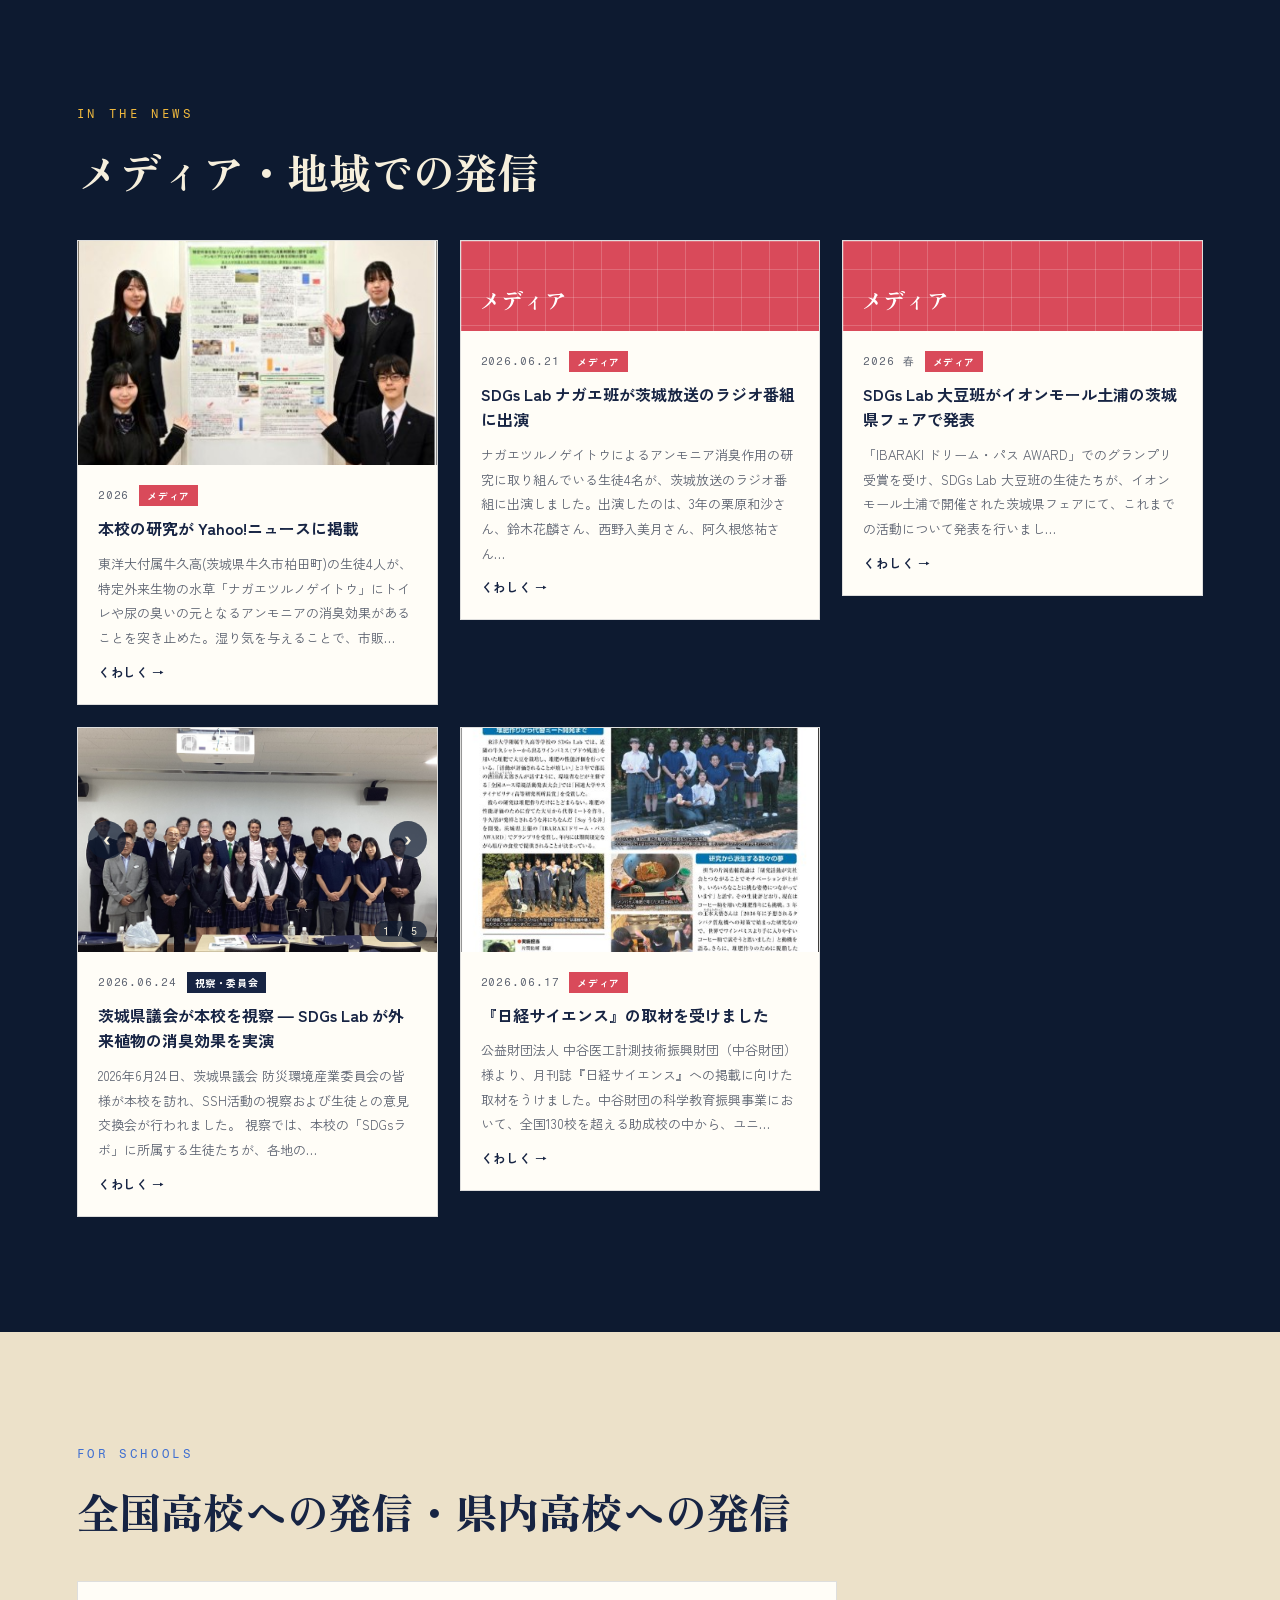
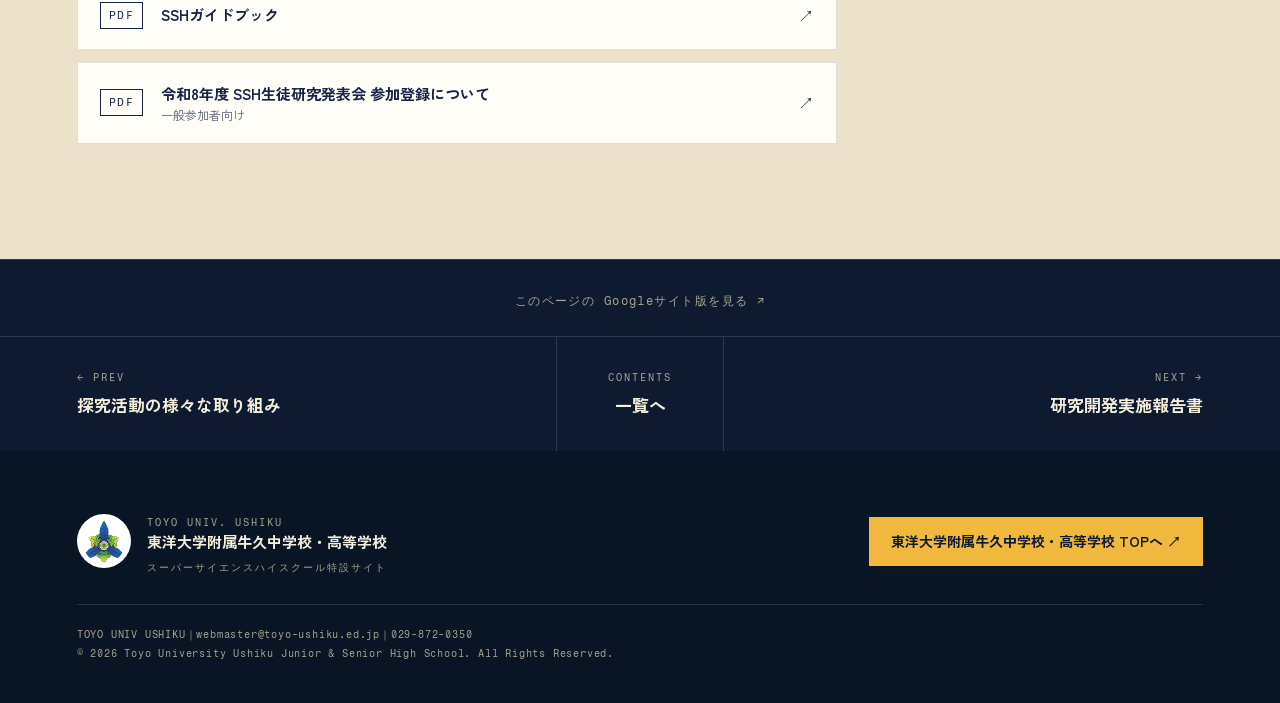
<file: outreach.html>
<!DOCTYPE html>
<html lang="ja">
<head>
<meta charset="UTF-8">
<meta name="viewport" content="width=device-width, initial-scale=1.0">
<title>SSH普及・発信活動｜TOYO USHIKU SSH</title>
<meta name="description" content="全国の高校へ、県内の高校へ、地域へ。成果を外に届ける取り組み。 東洋大学附属牛久中学校・高等学校 SSH特設サイト。">
<link rel="canonical" href="https://n-hatayama-ai.github.io/ssh-toyo-ushiku/outreach.html">
<link rel="icon" type="image/png" sizes="32x32" href="assets/favicon-32.png">
<link rel="apple-touch-icon" sizes="180x180" href="assets/apple-touch-icon.png">
<meta property="og:type" content="article"><meta property="og:locale" content="ja_JP"><meta property="og:site_name" content="TOYO USHIKU SSH">
<meta property="og:title" content="SSH普及・発信活動｜TOYO USHIKU SSH"><meta property="og:description" content="全国の高校へ、県内の高校へ、地域へ。成果を外に届ける取り組み。"><meta property="og:url" content="https://n-hatayama-ai.github.io/ssh-toyo-ushiku/outreach.html">
<meta property="og:image" content="https://n-hatayama-ai.github.io/ssh-toyo-ushiku/assets/hero-enryo.jpg"><meta name="twitter:card" content="summary_large_image">
<link rel="preconnect" href="https://fonts.googleapis.com"><link rel="preconnect" href="https://fonts.gstatic.com" crossorigin>
<link href="https://fonts.googleapis.com/css2?family=Zen+Kaku+Gothic+New:wght@300;400;500;700;900&family=Zen+Old+Mincho:wght@400;600;900&family=Plus+Jakarta+Sans:wght@700;800&family=Fragment+Mono&display=swap" rel="stylesheet">
<link rel="stylesheet" href="sub.css">
<script data-goatcounter="https://ssh-toyo-ushiku.goatcounter.com/count" async src="//gc.zgo.at/count.js"></script>
</head>
<body style="--pc:#5b9df0">
<!-- このファイルは tools/build.py が生成します。直接編集しないでください。 -->
<header class="top"><a class="brand" href="./"><b>SSH</b>東洋大学附属牛久中学校・高等学校</a></header>
<button class="menu-btn" id="menuBtn" type="button" aria-expanded="false" aria-controls="menu">MENU</button>
<nav class="menu" id="menu" aria-label="メニュー"><div class="cols"><div><h3>CONTENTS</h3><ul><li style="--i:0"><a href="inquiry.html">東洋大牛久の目指す探究教育<small>01 — INQUIRY EDUCATION</small></a></li><li style="--i:1"><a href="frontier.html">FRONTIER BOOST PROGRAM<small>02 — FRONTIER BOOST</small></a></li><li style="--i:2"><a href="achievements.html">SSH成果物<small>03 — ACHIEVEMENTS</small></a></li><li style="--i:3"><a href="activities.html">探究活動の様々な取り組み<small>04 — INQUIRY ACTIVITIES</small></a></li><li style="--i:4"><a href="outreach.html" aria-current=page>SSH普及・発信活動<small>05 — OUTREACH</small></a></li><li style="--i:5"><a href="reports.html">研究開発実施報告書<small>06 — RESEARCH REPORTS</small></a></li><li style="--i:6"><a href="committee.html">運営指導委員会<small>07 — STEERING COMMITTEE</small></a></li><li style="--i:7"><a href="visits.html">SSH先進校視察・受け入れ<small>08 — SCHOOL VISITS</small></a></li><li style="--i:8"><a href="logos.html">SSH通信「LOGOS Ushiku」<small>09 — NEWSLETTER</small></a></li></ul></div><div><h3>TOP</h3><ul><li style="--i:2"><a href="./">トップページ<small>HOME</small></a></li><li style="--i:3"><a href="characters.html">東洋大牛久SSHキャラクター<small>CHARACTERS</small></a></li><li style="--i:4"><a href="https://www.toyo.ac.jp/ushiku/" target="_blank" rel="noopener">学校公式サイト ↗<small>TOYO USHIKU</small></a></li></ul></div></div></nav>
<div class="hero"><div class="dots" aria-hidden="true"><i style="left:41%;top:21%;--s:6px;--d:7.7s;--c:#5b9df0"></i><i style="left:15%;top:83%;--s:6px;--d:5.1s;--c:#2fd0a8"></i><i style="left:51%;top:52%;--s:4px;--d:10.3s;--c:#f0b93e"></i><i style="left:83%;top:62%;--s:9px;--d:9.5s;--c:#2fd0a8"></i><i style="left:97%;top:63%;--s:7px;--d:6.0s;--c:#2fd0a8"></i><i style="left:8%;top:89%;--s:5px;--d:6.6s;--c:#ef5b6b"></i><i style="left:59%;top:44%;--s:8px;--d:7.9s;--c:#5b9df0"></i><i style="left:31%;top:58%;--s:7px;--d:6.9s;--c:#2fd0a8"></i><i style="left:35%;top:11%;--s:11px;--d:10.2s;--c:#f0b93e"></i><i style="left:67%;top:49%;--s:10px;--d:5.1s;--c:#f0b93e"></i><i style="left:52%;top:8%;--s:5px;--d:10.0s;--c:#5b9df0"></i><i style="left:72%;top:56%;--s:6px;--d:5.0s;--c:#ef5b6b"></i><i style="left:62%;top:74%;--s:9px;--d:10.8s;--c:#2fd0a8"></i><i style="left:98%;top:57%;--s:5px;--d:10.6s;--c:#5b9df0"></i><i style="left:28%;top:79%;--s:4px;--d:5.1s;--c:#f0b93e"></i><i style="left:25%;top:11%;--s:9px;--d:5.2s;--c:#5b9df0"></i><i style="left:84%;top:77%;--s:7px;--d:9.1s;--c:#ef5b6b"></i><i style="left:89%;top:80%;--s:11px;--d:10.7s;--c:#ef5b6b"></i><i style="left:93%;top:80%;--s:10px;--d:7.8s;--c:#f0b93e"></i><i style="left:85%;top:14%;--s:9px;--d:9.6s;--c:#f0b93e"></i><i style="left:76%;top:12%;--s:11px;--d:9.6s;--c:#2fd0a8"></i><i style="left:62%;top:58%;--s:4px;--d:10.0s;--c:#f0b93e"></i></div><div class="in">
  <p class="eyebrow">05 / 09 — OUTREACH</p>
  <h1 aria-label="SSH普及・発信活動"><span class="w"><span style="--i:0">S</span><span style="--i:1">S</span><span style="--i:2">H</span><span style="--i:3">普</span><span style="--i:4">及</span><span style="--i:5">・</span><span style="--i:6">発</span><span style="--i:7">信</span><span style="--i:8">活</span><span style="--i:9">動</span></span></h1>
  <p class="lead">全国の高校へ、県内の高校へ、地域へ。成果を外に届ける取り組み。</p>
</div></div>
<main><section class="sec cream"><div class="in"><p class="eyebrow rv">MEDIA</p><h2 class="rv">『日経サイエンス』に掲載されました</h2><div class="two"><div class="rv prose"><p>『日経サイエンス』9月号の裏表紙をめくってすぐのページに、SDGs Lab 大豆班の活動が紹介されました。</p><p><a href="https://www.nikkei-science.com" target="_blank" rel="noopener">https://www.nikkei-science.com</a></p><p>SDGs Lab 大豆班は、中谷財団の助成を受け、「地域資源を活用した持続可能な循環型農業」をテーマに研究活動を進めています。このたび、本校の活動を高く評価してくださった記者の方から取材の依頼をいただき、掲載が実現しました。</p><p>中谷財団からは、次のようなコメントをいただいています。</p><p>「中谷財団は、助成校の中でユニークな活動をしている学校をシリーズで取り上げる企画を2017年から実施しています。</p><p>このシリーズでは、130校を超える助成校の中から毎月1校、年間12校（小・中・高校・高専）を選抜し、各校の特色ある取り組みや活動の様子を紹介しています。</p><p>貴校の、地域産業であるワイン製造から排出される未利用資源「ワインパミス」を活用した研究は大変意義深く、未利用資源のみを用いた有機堆肥による大豆収量の確保や、コーヒー粕から抽出した新規燃料源の有効性評価など、研究内容や目標、目指す方向性が具体的かつ明確であることから、ぜひ全国の学校に紹介したいと考え、今回取材をお願いしました。」</p><p>このような評価をいただけたことは、生徒たちにとっても大きな励みとなりました。今後も地域との連携を大切にしながら、持続可能な社会の実現につながる研究活動を継続し、その成果を広く発信していきます。</p></div><figure class="rv tall"><img src="assets/news/out-00.jpg" alt="日経サイエンス掲載ページ：廃棄物を利用した大豆生産研究" loading="lazy"></figure></div></div></section><section class="sec navy"><div class="in"><p class="eyebrow rv">IN THE NEWS</p><h2 class="rv">メディア・地域での発信</h2><div class="cards"><article class="card rv" id="yahoo" data-cat="media"><img src="assets/news/act-01.jpg" alt="" loading="lazy"><div class="cb"><p class="meta"><time>2026</time><span class="tag c-media">メディア</span></p><h3>本校の研究が Yahoo!ニュースに掲載</h3><p class="summ">東洋大付属牛久高(茨城県牛久市柏田町)の生徒4人が、特定外来生物の水草「ナガエツルノゲイトウ」にトイレや尿の臭いの元となるアンモニアの消臭効果があることを突き止めた。湿り気を与えることで、市販…</p><a class="more" href="activities.html#yahoo">くわしく →</a></div></article><article class="card rv" id="radio" data-cat="media"><div class="noimg c-media"><span>メディア</span></div><div class="cb"><p class="meta"><time>2026.06.21</time><span class="tag c-media">メディア</span></p><h3>SDGs Lab ナガエ班が茨城放送のラジオ番組に出演</h3><p class="summ">ナガエツルノゲイトウによるアンモニア消臭作用の研究に取り組んでいる生徒4名が、茨城放送のラジオ番組に出演しました。出演したのは、3年の栗原和沙さん、鈴木花麟さん、西野入美月さん、阿久根悠祐さん…</p><a class="more" href="activities.html#radio">くわしく →</a></div></article><article class="card rv" id="aeon" data-cat="media"><div class="noimg c-media"><span>メディア</span></div><div class="cb"><p class="meta"><time>2026 春</time><span class="tag c-media">メディア</span></p><h3>SDGs Lab 大豆班がイオンモール土浦の茨城県フェアで発表</h3><p class="summ">「IBARAKI ドリーム・パス AWARD」でのグランプリ受賞を受け、SDGs Lab 大豆班の生徒たちが、イオンモール土浦で開催された茨城県フェアにて、これまでの活動について発表を行いまし…</p><a class="more" href="activities.html#aeon">くわしく →</a></div></article><article class="card rv" id="kengikai" data-cat="visit"><div class="car" role="group" aria-label="写真 5枚"><div class="car-track" tabindex="0"><img src="assets/news/x-kengikai-1.jpg" alt="写真 1 / 5" loading="lazy"><img src="assets/news/x-kengikai-2.jpg" alt="写真 2 / 5" loading="lazy"><img src="assets/news/x-kengikai-3.jpg" alt="写真 3 / 5" loading="lazy"><img src="assets/news/x-kengikai-4.jpg" alt="写真 4 / 5" loading="lazy"><img src="assets/news/x-kengikai-5.jpg" alt="写真 5 / 5" loading="lazy"></div><button class="car-btn prev" type="button" aria-label="前の写真">‹</button><button class="car-btn next" type="button" aria-label="次の写真">›</button><span class="car-count"><b>1</b> / 5</span></div><div class="cb"><p class="meta"><time>2026.06.24</time><span class="tag c-visit">視察・委員会</span></p><h3>茨城県議会が本校を視察 ― SDGs Lab が外来植物の消臭効果を実演</h3><p class="summ">2026年6月24日、茨城県議会 防災環境産業委員会の皆様が本校を訪れ、SSH活動の視察および生徒との意見交換会が行われました。  視察では、本校の「SDGsラボ」に所属する生徒たちが、各地の…</p><a class="more" href="activities.html#kengikai">くわしく →</a></div></article><article class="card rv" id="nikkei" data-cat="media"><img src="assets/news/out-00.jpg" alt="" loading="lazy"><div class="cb"><p class="meta"><time>2026.06.17</time><span class="tag c-media">メディア</span></p><h3>『日経サイエンス』の取材を受けました</h3><p class="summ">公益財団法人 中谷医工計測技術振興財団（中谷財団）様より、月刊誌『日経サイエンス』への掲載に向けた取材をうけました。中谷財団の科学教育振興事業において、全国130校を超える助成校の中から、ユニ…</p><a class="more" href="activities.html#nikkei">くわしく →</a></div></article></div></div></section><section class="sec soft"><div class="in"><p class="eyebrow rv">FOR SCHOOLS</p><h2 class="rv">全国高校への発信・県内高校への発信</h2><div class="pdfs"><a class="pdf rv" href="https://drive.google.com/file/d/1H1sX2MPYhwJMlmDjQO5X2GeBhWnIM0Zl/view" target="_blank" rel="noopener"><b>PDF</b><span>SSHガイドブック<small></small></span><i>↗</i></a><a class="pdf rv" href="https://drive.google.com/file/d/1oIvTU7vvRXlzKt3j2x5YnI2Jhhfb3q_H/view" target="_blank" rel="noopener"><b>PDF</b><span>令和8年度 SSH生徒研究発表会 参加登録について<small>一般参加者向け</small></span><i>↗</i></a></div></div></section></main>
<p class="gs"><a href="https://sites.google.com/toyo.jp/test2026ssh/ssh%E6%99%AE%E5%8F%8A%E7%99%BA%E4%BF%A1%E6%B4%BB%E5%8B%95" target="_blank" rel="noopener">このページの Googleサイト版を見る ↗</a></p>
<nav class="pager" aria-label="前後のページ"><a href="activities.html"><small>← PREV</small>探究活動の様々な取り組み</a><a href="./#entrance"><small>CONTENTS</small>一覧へ</a><a href="reports.html"><small>NEXT →</small>研究開発実施報告書</a></nav>
<footer class="foot"><div class="in">
  <div class="id"><img src="assets/school-crest.png" alt="東洋大学附属牛久中学校・高等学校 校章"><div><span>TOYO UNIV. USHIKU</span><b>東洋大学附属牛久中学校・高等学校</b><span>スーパーサイエンスハイスクール特設サイト</span></div></div>
  <a class="topl" href="https://www.toyo.ac.jp/ushiku/" target="_blank" rel="noopener">東洋大学附属牛久中学校・高等学校 TOPへ ↗</a>
  <small>TOYO UNIV USHIKU｜webmaster@toyo-ushiku.ed.jp｜029-872-0350<br>© 2026 Toyo University Ushiku Junior &amp; Senior High School. All Rights Reserved.</small>
</div></footer>
<script src="sub.js"></script>
</body>
</html>
</file>
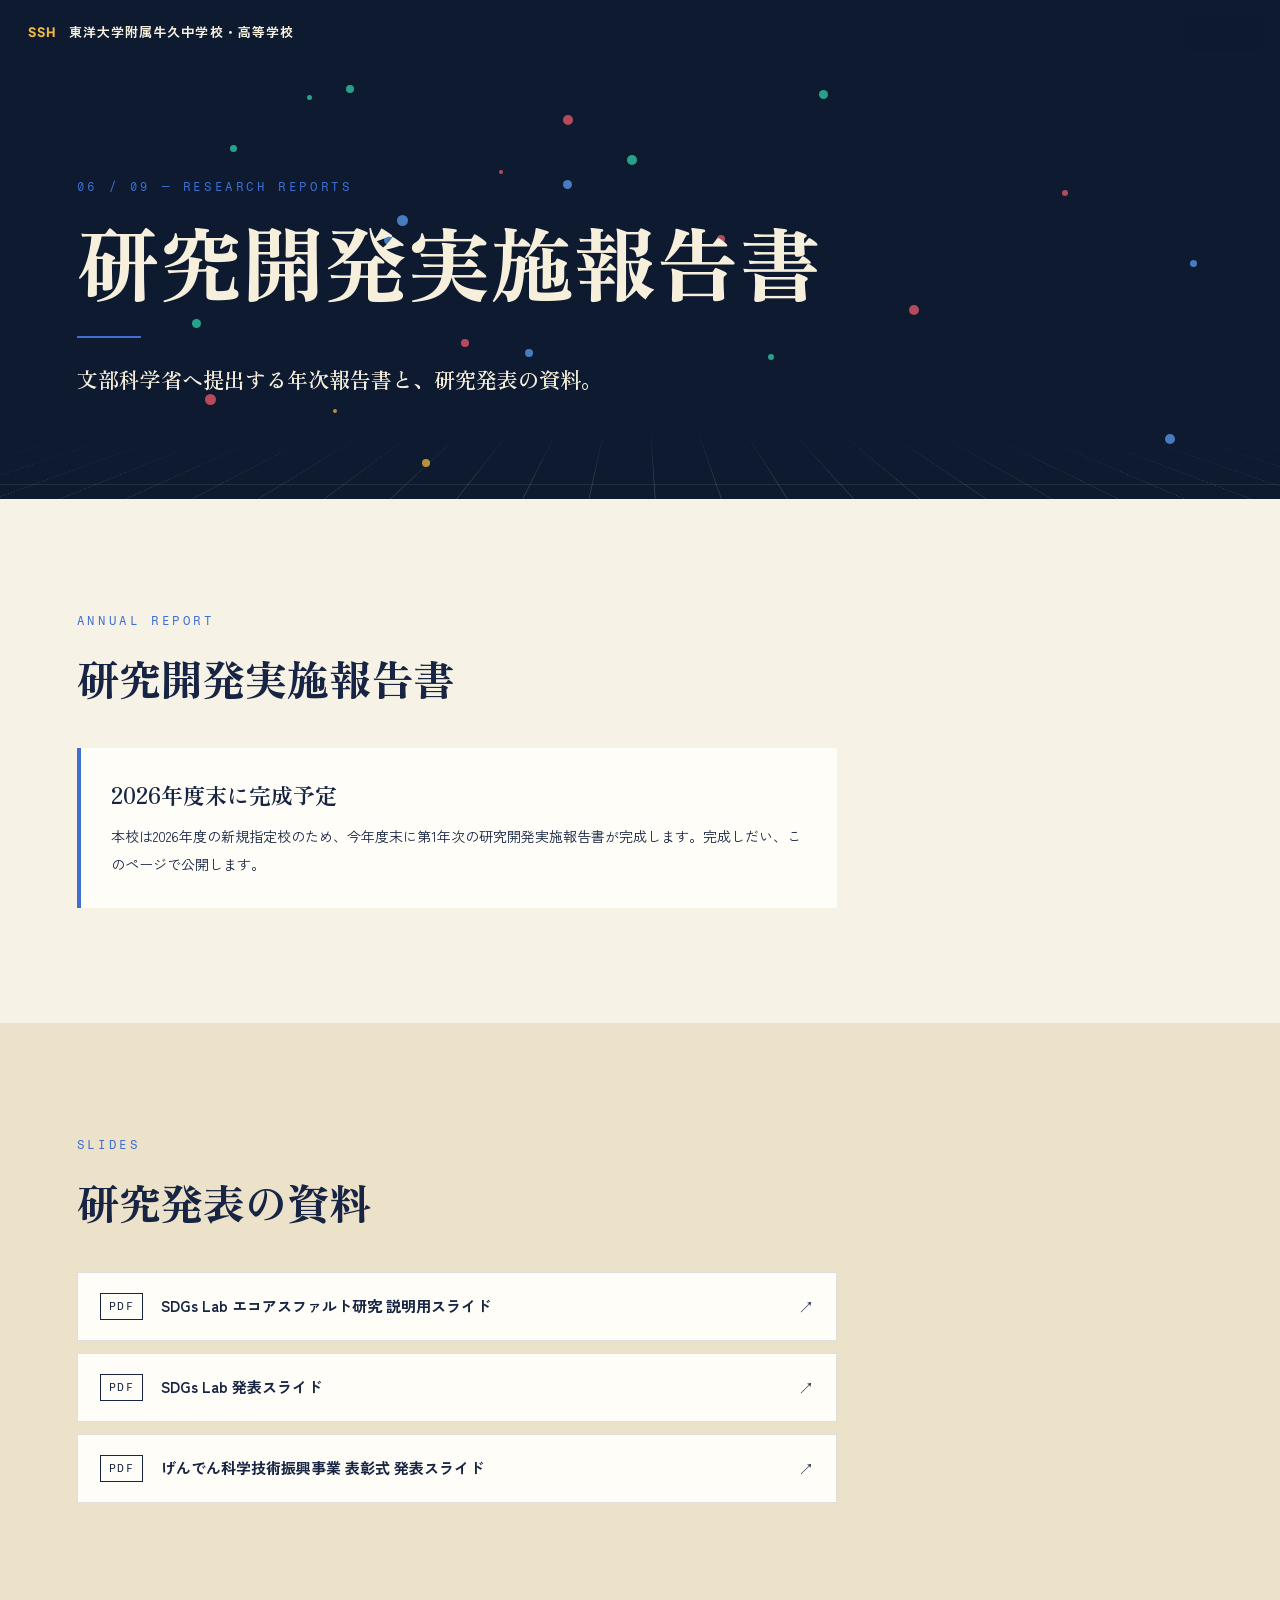
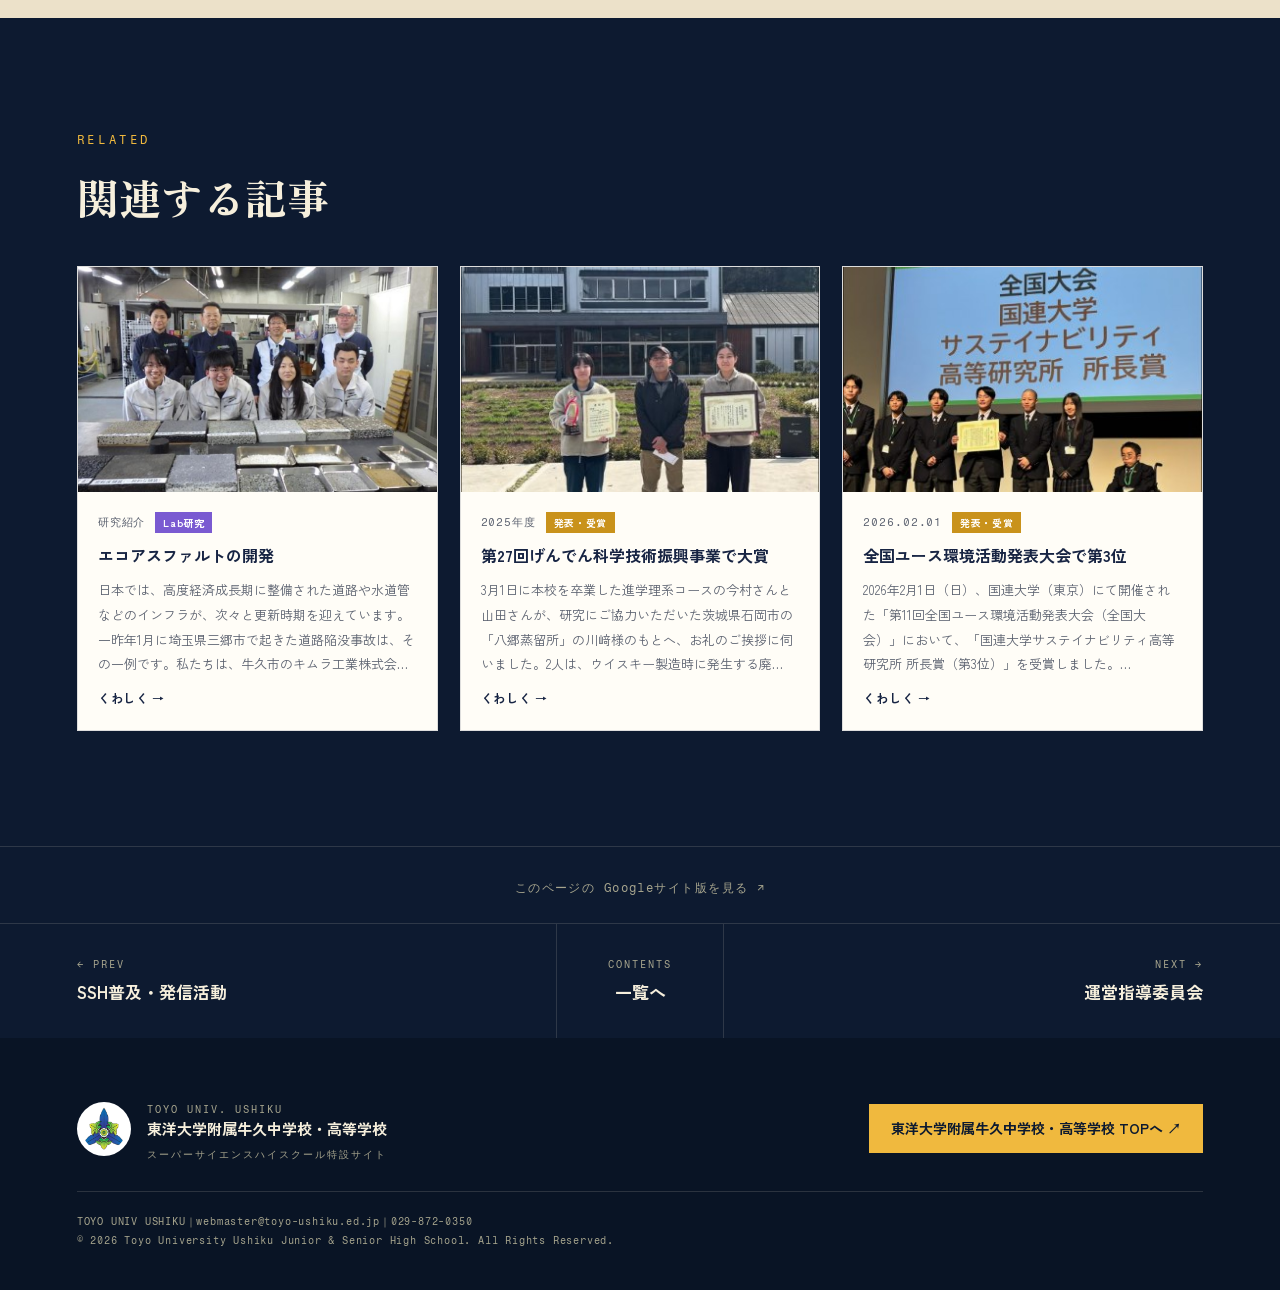
<file: reports.html>
<!DOCTYPE html>
<html lang="ja">
<head>
<meta charset="UTF-8">
<meta name="viewport" content="width=device-width, initial-scale=1.0">
<title>研究開発実施報告書｜TOYO USHIKU SSH</title>
<meta name="description" content="文部科学省へ提出する年次報告書と、研究発表の資料。 東洋大学附属牛久中学校・高等学校 SSH特設サイト。">
<link rel="canonical" href="https://n-hatayama-ai.github.io/ssh-toyo-ushiku/reports.html">
<link rel="icon" type="image/png" sizes="32x32" href="assets/favicon-32.png">
<link rel="apple-touch-icon" sizes="180x180" href="assets/apple-touch-icon.png">
<meta property="og:type" content="article"><meta property="og:locale" content="ja_JP"><meta property="og:site_name" content="TOYO USHIKU SSH">
<meta property="og:title" content="研究開発実施報告書｜TOYO USHIKU SSH"><meta property="og:description" content="文部科学省へ提出する年次報告書と、研究発表の資料。"><meta property="og:url" content="https://n-hatayama-ai.github.io/ssh-toyo-ushiku/reports.html">
<meta property="og:image" content="https://n-hatayama-ai.github.io/ssh-toyo-ushiku/assets/hero-enryo.jpg"><meta name="twitter:card" content="summary_large_image">
<link rel="preconnect" href="https://fonts.googleapis.com"><link rel="preconnect" href="https://fonts.gstatic.com" crossorigin>
<link href="https://fonts.googleapis.com/css2?family=Zen+Kaku+Gothic+New:wght@300;400;500;700;900&family=Zen+Old+Mincho:wght@400;600;900&family=Plus+Jakarta+Sans:wght@700;800&family=Fragment+Mono&display=swap" rel="stylesheet">
<link rel="stylesheet" href="sub.css">
<script data-goatcounter="https://ssh-toyo-ushiku.goatcounter.com/count" async src="//gc.zgo.at/count.js"></script>
</head>
<body style="--pc:#3f6fd1">
<!-- このファイルは tools/build.py が生成します。直接編集しないでください。 -->
<header class="top"><a class="brand" href="./"><b>SSH</b>東洋大学附属牛久中学校・高等学校</a></header>
<button class="menu-btn" id="menuBtn" type="button" aria-expanded="false" aria-controls="menu">MENU</button>
<nav class="menu" id="menu" aria-label="メニュー"><div class="cols"><div><h3>CONTENTS</h3><ul><li style="--i:0"><a href="inquiry.html">東洋大牛久の目指す探究教育<small>01 — INQUIRY EDUCATION</small></a></li><li style="--i:1"><a href="frontier.html">FRONTIER BOOST PROGRAM<small>02 — FRONTIER BOOST</small></a></li><li style="--i:2"><a href="achievements.html">SSH成果物<small>03 — ACHIEVEMENTS</small></a></li><li style="--i:3"><a href="activities.html">探究活動の様々な取り組み<small>04 — INQUIRY ACTIVITIES</small></a></li><li style="--i:4"><a href="outreach.html">SSH普及・発信活動<small>05 — OUTREACH</small></a></li><li style="--i:5"><a href="reports.html" aria-current=page>研究開発実施報告書<small>06 — RESEARCH REPORTS</small></a></li><li style="--i:6"><a href="committee.html">運営指導委員会<small>07 — STEERING COMMITTEE</small></a></li><li style="--i:7"><a href="visits.html">SSH先進校視察・受け入れ<small>08 — SCHOOL VISITS</small></a></li><li style="--i:8"><a href="logos.html">SSH通信「LOGOS Ushiku」<small>09 — NEWSLETTER</small></a></li></ul></div><div><h3>TOP</h3><ul><li style="--i:2"><a href="./">トップページ<small>HOME</small></a></li><li style="--i:3"><a href="characters.html">東洋大牛久SSHキャラクター<small>CHARACTERS</small></a></li><li style="--i:4"><a href="https://www.toyo.ac.jp/ushiku/" target="_blank" rel="noopener">学校公式サイト ↗<small>TOYO USHIKU</small></a></li></ul></div></div></nav>
<div class="hero"><div class="dots" aria-hidden="true"><i style="left:91%;top:87%;--s:10px;--d:6.2s;--c:#5b9df0"></i><i style="left:60%;top:71%;--s:6px;--d:10.2s;--c:#2fd0a8"></i><i style="left:15%;top:64%;--s:9px;--d:8.0s;--c:#2fd0a8"></i><i style="left:83%;top:38%;--s:6px;--d:8.6s;--c:#ef5b6b"></i><i style="left:33%;top:92%;--s:8px;--d:7.4s;--c:#f0b93e"></i><i style="left:71%;top:61%;--s:10px;--d:8.2s;--c:#ef5b6b"></i><i style="left:49%;top:31%;--s:10px;--d:5.1s;--c:#2fd0a8"></i><i style="left:16%;top:79%;--s:11px;--d:7.7s;--c:#ef5b6b"></i><i style="left:64%;top:18%;--s:9px;--d:7.7s;--c:#2fd0a8"></i><i style="left:41%;top:70%;--s:8px;--d:9.1s;--c:#5b9df0"></i><i style="left:31%;top:43%;--s:11px;--d:6.4s;--c:#5b9df0"></i><i style="left:30%;top:47%;--s:10px;--d:10.7s;--c:#5b9df0"></i><i style="left:56%;top:47%;--s:8px;--d:8.8s;--c:#ef5b6b"></i><i style="left:27%;top:17%;--s:8px;--d:10.1s;--c:#2fd0a8"></i><i style="left:26%;top:82%;--s:4px;--d:7.2s;--c:#f0b93e"></i><i style="left:44%;top:36%;--s:9px;--d:5.0s;--c:#5b9df0"></i><i style="left:24%;top:19%;--s:5px;--d:9.2s;--c:#2fd0a8"></i><i style="left:18%;top:29%;--s:7px;--d:5.1s;--c:#2fd0a8"></i><i style="left:44%;top:23%;--s:10px;--d:6.8s;--c:#ef5b6b"></i><i style="left:36%;top:68%;--s:8px;--d:9.8s;--c:#ef5b6b"></i><i style="left:39%;top:34%;--s:4px;--d:6.1s;--c:#ef5b6b"></i><i style="left:93%;top:52%;--s:7px;--d:5.8s;--c:#5b9df0"></i></div><div class="in">
  <p class="eyebrow">06 / 09 — RESEARCH REPORTS</p>
  <h1 aria-label="研究開発実施報告書"><span class="w"><span style="--i:0">研</span><span style="--i:1">究</span><span style="--i:2">開</span><span style="--i:3">発</span><span style="--i:4">実</span><span style="--i:5">施</span><span style="--i:6">報</span><span style="--i:7">告</span><span style="--i:8">書</span></span></h1>
  <p class="lead">文部科学省へ提出する年次報告書と、研究発表の資料。</p>
</div></div>
<main><section class="sec cream"><div class="in"><p class="eyebrow rv">ANNUAL REPORT</p><h2 class="rv">研究開発実施報告書</h2><div class="notice rv"><b>2026年度末に完成予定</b><p>本校は2026年度の新規指定校のため、今年度末に第1年次の研究開発実施報告書が完成します。完成しだい、このページで公開します。</p></div></div></section><section class="sec soft"><div class="in"><p class="eyebrow rv">SLIDES</p><h2 class="rv">研究発表の資料</h2><div class="pdfs"><a class="pdf rv" href="https://drive.google.com/file/d/1VeAcjcXmXpeD34y9KkBvIk6dI-VdoIrS/view" target="_blank" rel="noopener"><b>PDF</b><span>SDGs Lab エコアスファルト研究 説明用スライド<small></small></span><i>↗</i></a><a class="pdf rv" href="https://drive.google.com/file/d/1717Vp6oVXHuV9NqNPLmqMM0ZYVd94lDl/view" target="_blank" rel="noopener"><b>PDF</b><span>SDGs Lab 発表スライド<small></small></span><i>↗</i></a><a class="pdf rv" href="https://drive.google.com/file/d/1rw2aBO0w6IQXk4nTyyUlVJcOolTzleu0/view" target="_blank" rel="noopener"><b>PDF</b><span>げんでん科学技術振興事業 表彰式 発表スライド<small></small></span><i>↗</i></a></div></div></section><section class="sec navy"><div class="in"><p class="eyebrow rv">RELATED</p><h2 class="rv">関連する記事</h2><div class="cards"><article class="card rv" id="asphalt" data-cat="lab"><img src="assets/news/x-asphalt.jpg" alt="" loading="lazy"><div class="cb"><p class="meta"><time>研究紹介</time><span class="tag c-lab">Lab研究</span></p><h3>エコアスファルトの開発</h3><p class="summ">日本では、高度経済成長期に整備された道路や水道管などのインフラが、次々と更新時期を迎えています。一昨年1月に埼玉県三郷市で起きた道路陥没事故は、その一例です。私たちは、牛久市のキムラ工業株式会…</p><a class="more" href="activities.html#asphalt">くわしく →</a></div></article><article class="card rv" id="genden" data-cat="award"><img src="assets/news/act-11.jpg" alt="" loading="lazy"><div class="cb"><p class="meta"><time>2025年度</time><span class="tag c-award">発表・受賞</span></p><h3>第27回げんでん科学技術振興事業で大賞</h3><p class="summ">3月1日に本校を卒業した進学理系コースの今村さんと山田さんが、研究にご協力いただいた茨城県石岡市の「八郷蒸留所」の川﨑様のもとへ、お礼のご挨拶に伺いました。2人は、ウイスキー製造時に発生する廃…</p><a class="more" href="activities.html#genden">くわしく →</a></div></article><article class="card rv" id="youth" data-cat="award"><img src="assets/news/act-06.jpg" alt="" loading="lazy"><div class="cb"><p class="meta"><time>2026.02.01</time><span class="tag c-award">発表・受賞</span></p><h3>全国ユース環境活動発表大会で第3位</h3><p class="summ">2026年2月1日（日）、国連大学（東京）にて開催された「第11回全国ユース環境活動発表大会（全国大会）」において、「国連大学サステイナビリティ高等研究所 所長賞（第3位）」を受賞しました。…</p><a class="more" href="activities.html#youth">くわしく →</a></div></article></div></div></section></main>
<p class="gs"><a href="https://sites.google.com/toyo.jp/test2026ssh/%E7%A0%94%E7%A9%B6%E9%96%8B%E7%99%BA%E5%AE%9F%E6%96%BD%E5%A0%B1%E5%91%8A%E6%9B%B8" target="_blank" rel="noopener">このページの Googleサイト版を見る ↗</a></p>
<nav class="pager" aria-label="前後のページ"><a href="outreach.html"><small>← PREV</small>SSH普及・発信活動</a><a href="./#entrance"><small>CONTENTS</small>一覧へ</a><a href="committee.html"><small>NEXT →</small>運営指導委員会</a></nav>
<footer class="foot"><div class="in">
  <div class="id"><img src="assets/school-crest.png" alt="東洋大学附属牛久中学校・高等学校 校章"><div><span>TOYO UNIV. USHIKU</span><b>東洋大学附属牛久中学校・高等学校</b><span>スーパーサイエンスハイスクール特設サイト</span></div></div>
  <a class="topl" href="https://www.toyo.ac.jp/ushiku/" target="_blank" rel="noopener">東洋大学附属牛久中学校・高等学校 TOPへ ↗</a>
  <small>TOYO UNIV USHIKU｜webmaster@toyo-ushiku.ed.jp｜029-872-0350<br>© 2026 Toyo University Ushiku Junior &amp; Senior High School. All Rights Reserved.</small>
</div></footer>
<script src="sub.js"></script>
</body>
</html>
</file>
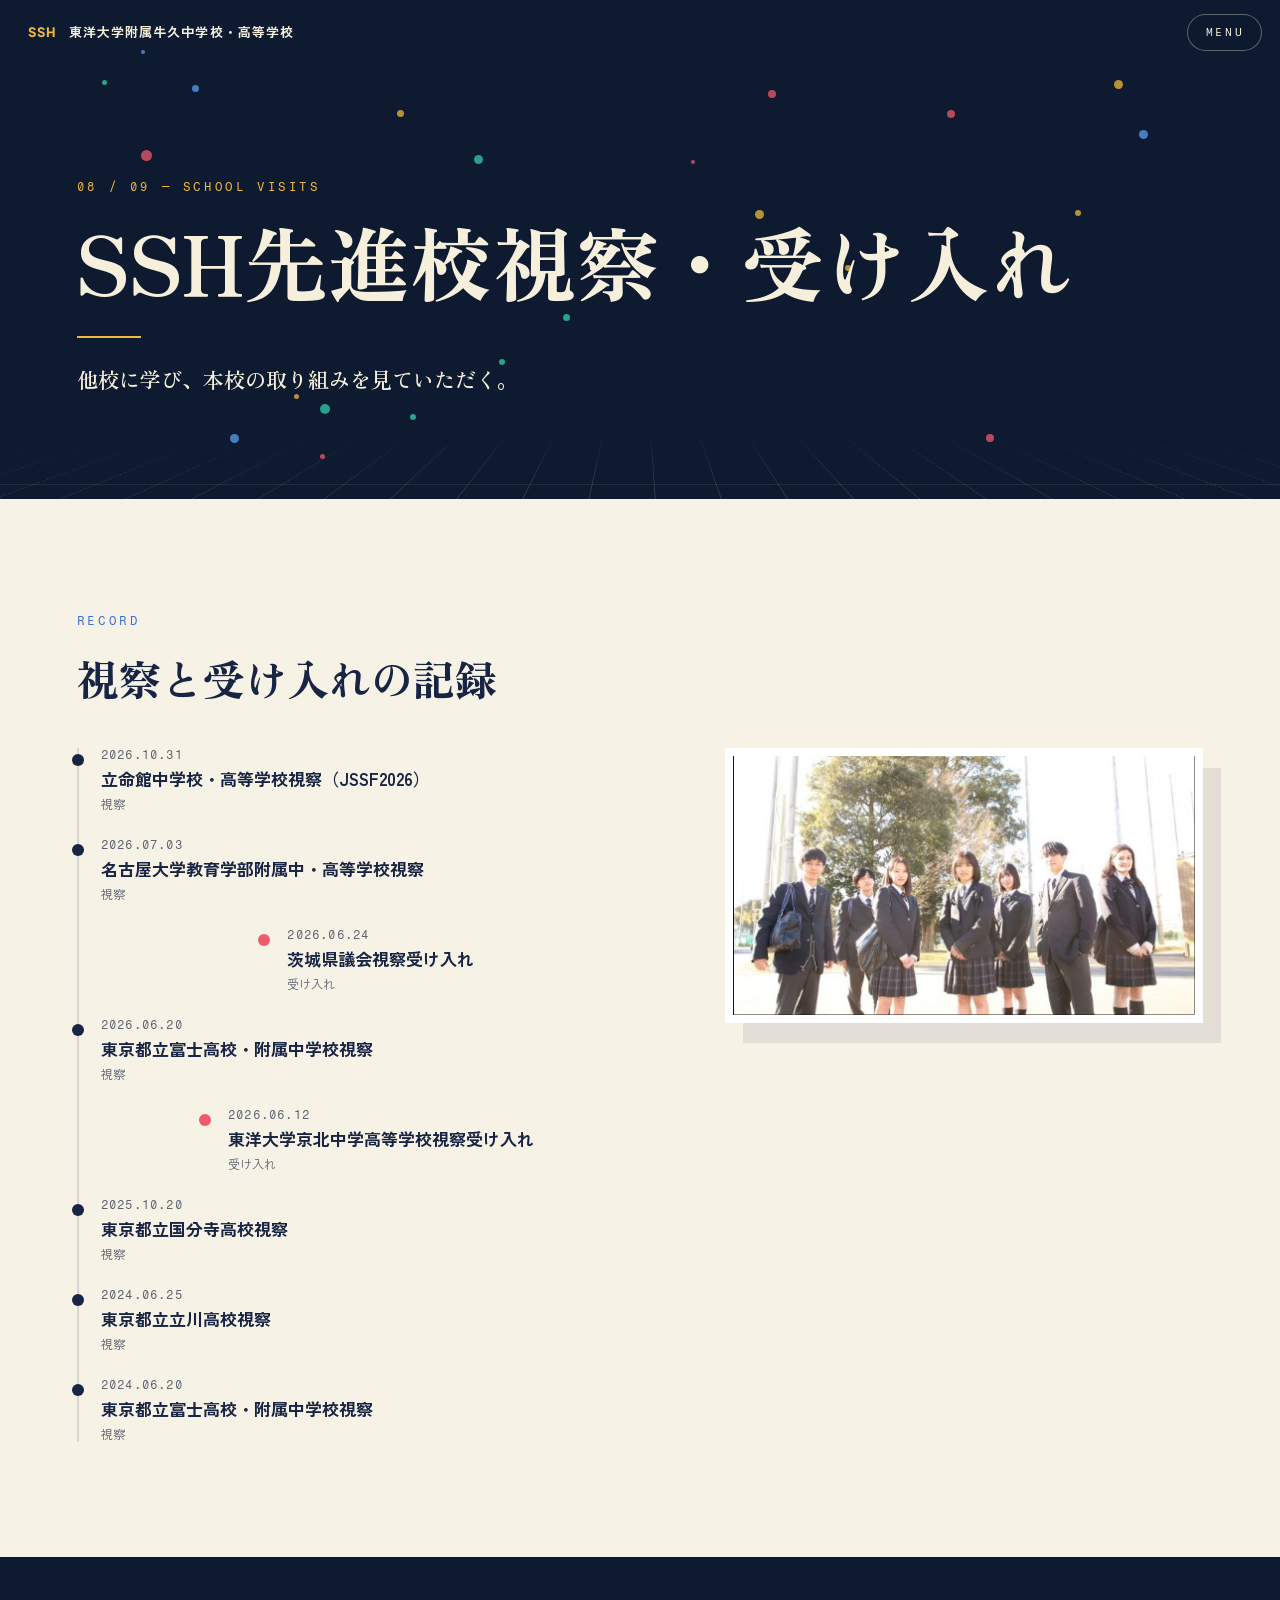
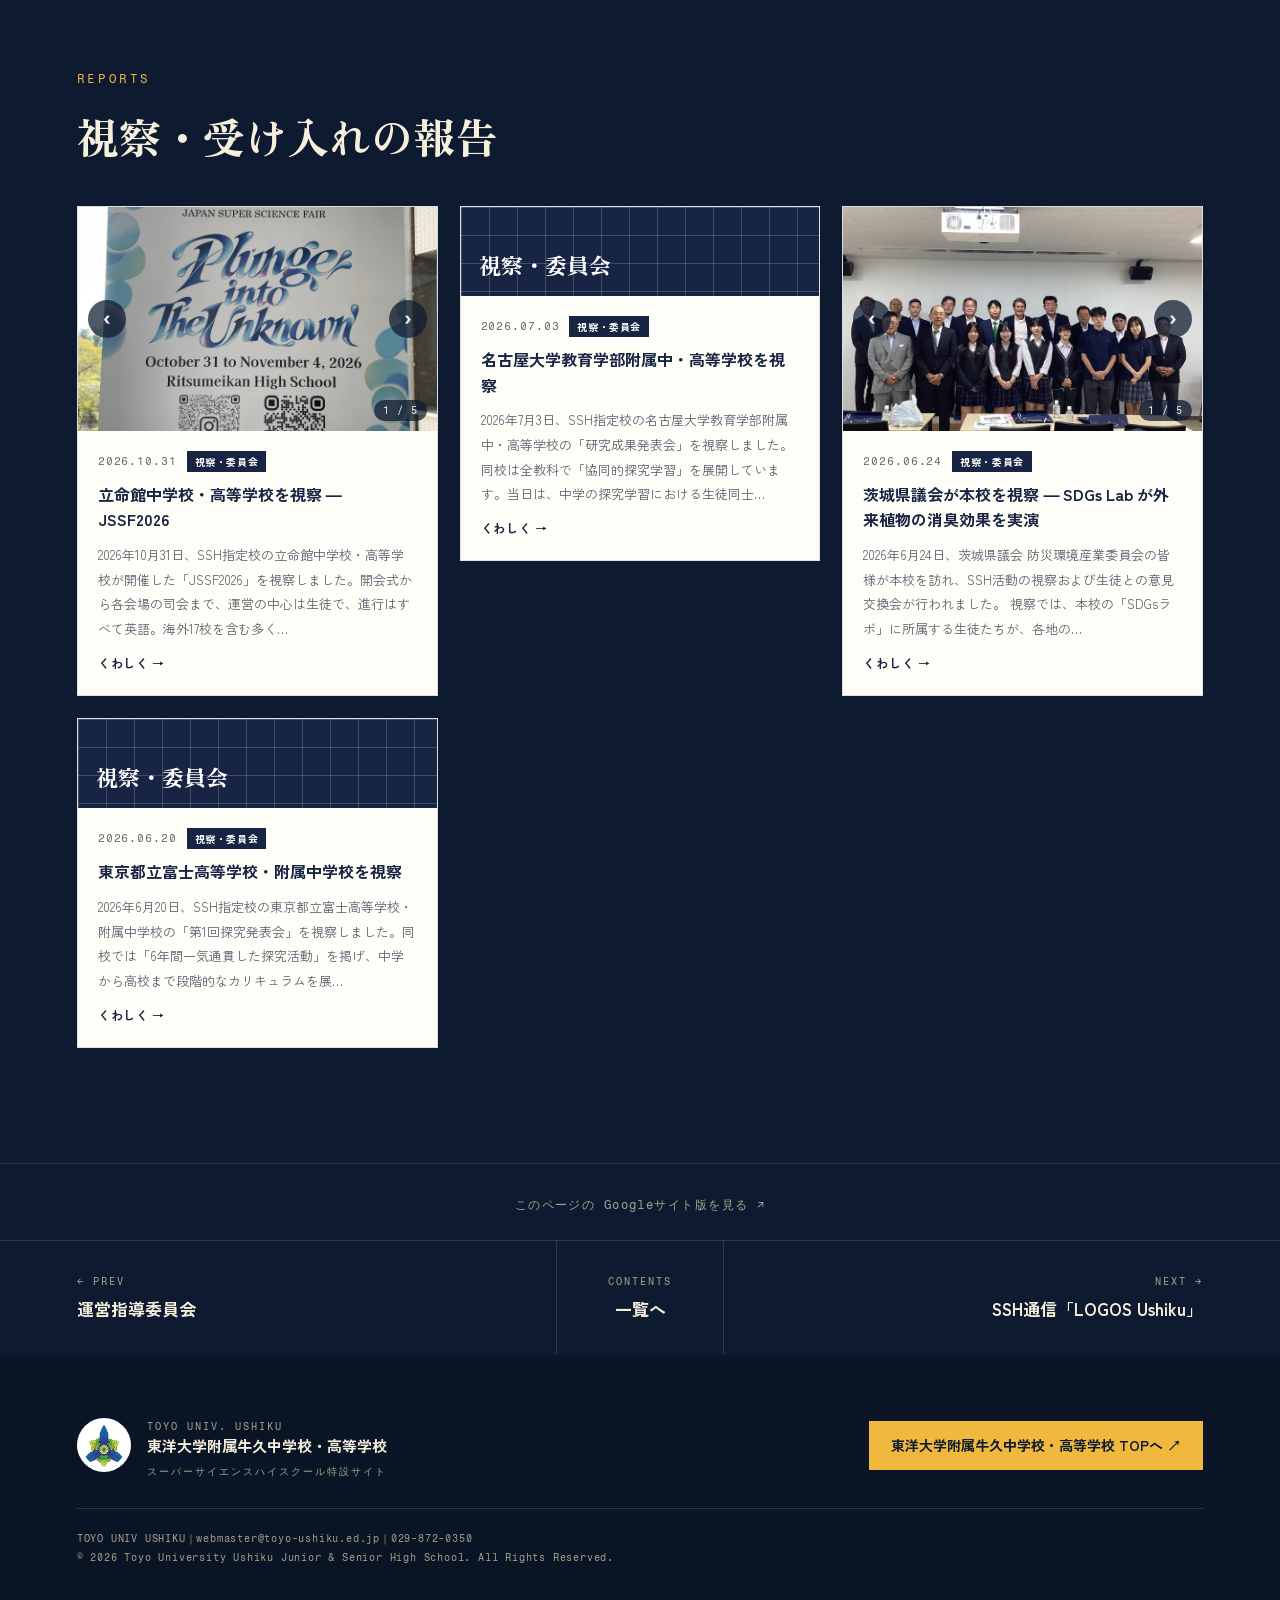
<file: visits.html>
<!DOCTYPE html>
<html lang="ja">
<head>
<meta charset="UTF-8">
<meta name="viewport" content="width=device-width, initial-scale=1.0">
<title>SSH先進校視察・受け入れ｜TOYO USHIKU SSH</title>
<meta name="description" content="他校に学び、本校の取り組みを見ていただく。 東洋大学附属牛久中学校・高等学校 SSH特設サイト。">
<link rel="canonical" href="https://n-hatayama-ai.github.io/ssh-toyo-ushiku/visits.html">
<link rel="icon" type="image/png" sizes="32x32" href="assets/favicon-32.png">
<link rel="apple-touch-icon" sizes="180x180" href="assets/apple-touch-icon.png">
<meta property="og:type" content="article"><meta property="og:locale" content="ja_JP"><meta property="og:site_name" content="TOYO USHIKU SSH">
<meta property="og:title" content="SSH先進校視察・受け入れ｜TOYO USHIKU SSH"><meta property="og:description" content="他校に学び、本校の取り組みを見ていただく。"><meta property="og:url" content="https://n-hatayama-ai.github.io/ssh-toyo-ushiku/visits.html">
<meta property="og:image" content="https://n-hatayama-ai.github.io/ssh-toyo-ushiku/assets/hero-enryo.jpg"><meta name="twitter:card" content="summary_large_image">
<link rel="preconnect" href="https://fonts.googleapis.com"><link rel="preconnect" href="https://fonts.gstatic.com" crossorigin>
<link href="https://fonts.googleapis.com/css2?family=Zen+Kaku+Gothic+New:wght@300;400;500;700;900&family=Zen+Old+Mincho:wght@400;600;900&family=Plus+Jakarta+Sans:wght@700;800&family=Fragment+Mono&display=swap" rel="stylesheet">
<link rel="stylesheet" href="sub.css">
<script data-goatcounter="https://ssh-toyo-ushiku.goatcounter.com/count" async src="//gc.zgo.at/count.js"></script>
</head>
<body style="--pc:#f0b93e">
<!-- このファイルは tools/build.py が生成します。直接編集しないでください。 -->
<header class="top"><a class="brand" href="./"><b>SSH</b>東洋大学附属牛久中学校・高等学校</a></header>
<button class="menu-btn" id="menuBtn" type="button" aria-expanded="false" aria-controls="menu">MENU</button>
<nav class="menu" id="menu" aria-label="メニュー"><div class="cols"><div><h3>CONTENTS</h3><ul><li style="--i:0"><a href="inquiry.html">東洋大牛久の目指す探究教育<small>01 — INQUIRY EDUCATION</small></a></li><li style="--i:1"><a href="frontier.html">FRONTIER BOOST PROGRAM<small>02 — FRONTIER BOOST</small></a></li><li style="--i:2"><a href="achievements.html">SSH成果物<small>03 — ACHIEVEMENTS</small></a></li><li style="--i:3"><a href="activities.html">探究活動の様々な取り組み<small>04 — INQUIRY ACTIVITIES</small></a></li><li style="--i:4"><a href="outreach.html">SSH普及・発信活動<small>05 — OUTREACH</small></a></li><li style="--i:5"><a href="reports.html">研究開発実施報告書<small>06 — RESEARCH REPORTS</small></a></li><li style="--i:6"><a href="committee.html">運営指導委員会<small>07 — STEERING COMMITTEE</small></a></li><li style="--i:7"><a href="visits.html" aria-current=page>SSH先進校視察・受け入れ<small>08 — SCHOOL VISITS</small></a></li><li style="--i:8"><a href="logos.html">SSH通信「LOGOS Ushiku」<small>09 — NEWSLETTER</small></a></li></ul></div><div><h3>TOP</h3><ul><li style="--i:2"><a href="./">トップページ<small>HOME</small></a></li><li style="--i:3"><a href="characters.html">東洋大牛久SSHキャラクター<small>CHARACTERS</small></a></li><li style="--i:4"><a href="https://www.toyo.ac.jp/ushiku/" target="_blank" rel="noopener">学校公式サイト ↗<small>TOYO USHIKU</small></a></li></ul></div></div></nav>
<div class="hero"><div class="dots" aria-hidden="true"><i style="left:23%;top:79%;--s:5px;--d:8.1s;--c:#f0b93e"></i><i style="left:25%;top:91%;--s:5px;--d:5.9s;--c:#ef5b6b"></i><i style="left:31%;top:22%;--s:7px;--d:9.0s;--c:#f0b93e"></i><i style="left:32%;top:83%;--s:6px;--d:7.5s;--c:#2fd0a8"></i><i style="left:44%;top:63%;--s:7px;--d:9.5s;--c:#2fd0a8"></i><i style="left:89%;top:26%;--s:9px;--d:10.0s;--c:#5b9df0"></i><i style="left:37%;top:31%;--s:9px;--d:7.7s;--c:#2fd0a8"></i><i style="left:54%;top:32%;--s:4px;--d:7.2s;--c:#ef5b6b"></i><i style="left:59%;top:42%;--s:9px;--d:6.1s;--c:#f0b93e"></i><i style="left:39%;top:72%;--s:6px;--d:8.3s;--c:#2fd0a8"></i><i style="left:84%;top:42%;--s:6px;--d:5.6s;--c:#f0b93e"></i><i style="left:87%;top:16%;--s:9px;--d:10.0s;--c:#f0b93e"></i><i style="left:25%;top:81%;--s:10px;--d:5.5s;--c:#2fd0a8"></i><i style="left:18%;top:87%;--s:9px;--d:6.8s;--c:#5b9df0"></i><i style="left:74%;top:22%;--s:8px;--d:7.2s;--c:#ef5b6b"></i><i style="left:11%;top:30%;--s:11px;--d:5.5s;--c:#ef5b6b"></i><i style="left:66%;top:53%;--s:6px;--d:9.7s;--c:#f0b93e"></i><i style="left:8%;top:16%;--s:5px;--d:5.3s;--c:#2fd0a8"></i><i style="left:11%;top:10%;--s:4px;--d:9.7s;--c:#5b9df0"></i><i style="left:77%;top:87%;--s:8px;--d:6.9s;--c:#ef5b6b"></i><i style="left:15%;top:17%;--s:7px;--d:6.4s;--c:#5b9df0"></i><i style="left:60%;top:18%;--s:8px;--d:8.7s;--c:#ef5b6b"></i></div><div class="in">
  <p class="eyebrow">08 / 09 — SCHOOL VISITS</p>
  <h1 aria-label="SSH先進校視察・受け入れ"><span class="w"><span style="--i:0">S</span><span style="--i:1">S</span><span style="--i:2">H</span><span style="--i:3">先</span><span style="--i:4">進</span><span style="--i:5">校</span><span style="--i:6">視</span><span style="--i:7">察</span><span style="--i:8">・</span><span style="--i:9">受</span><span style="--i:10">け</span><span style="--i:11">入</span><span style="--i:12">れ</span></span></h1>
  <p class="lead">他校に学び、本校の取り組みを見ていただく。</p>
</div></div>
<main><section class="sec cream"><div class="in"><p class="eyebrow rv">RECORD</p><h2 class="rv">視察と受け入れの記録</h2><div class="two"><ol class="tl"><li class="rv "><time>2026.10.31</time><b>立命館中学校・高等学校視察（JSSF2026）</b><span>視察</span></li><li class="rv "><time>2026.07.03</time><b>名古屋大学教育学部附属中・高等学校視察</b><span>視察</span></li><li class="rv in"><time>2026.06.24</time><b>茨城県議会視察受け入れ</b><span>受け入れ</span></li><li class="rv "><time>2026.06.20</time><b>東京都立富士高校・附属中学校視察</b><span>視察</span></li><li class="rv in"><time>2026.06.12</time><b>東洋大学京北中学高等学校視察受け入れ</b><span>受け入れ</span></li><li class="rv "><time>2025.10.20</time><b>東京都立国分寺高校視察</b><span>視察</span></li><li class="rv "><time>2024.06.25</time><b>東京都立立川高校視察</b><span>視察</span></li><li class="rv "><time>2024.06.20</time><b>東京都立富士高校・附属中学校視察</b><span>視察</span></li></ol><figure class="rv "><img src="assets/news/vis-00.jpg" alt="本校の生徒たち" loading="lazy"></figure></div></div></section><section class="sec navy"><div class="in"><p class="eyebrow rv">REPORTS</p><h2 class="rv">視察・受け入れの報告</h2><div class="cards"><article class="card rv" id="ritsumeikan" data-cat="visit"><div class="car" role="group" aria-label="写真 5枚"><div class="car-track" tabindex="0"><img src="assets/news/x-ritsumeikan-1.jpg" alt="写真 1 / 5" loading="lazy"><img src="assets/news/x-ritsumeikan-2.jpg" alt="写真 2 / 5" loading="lazy"><img src="assets/news/x-ritsumeikan-3.jpg" alt="写真 3 / 5" loading="lazy"><img src="assets/news/x-ritsumeikan-4.jpg" alt="写真 4 / 5" loading="lazy"><img src="assets/news/x-ritsumeikan-5.jpg" alt="写真 5 / 5" loading="lazy"></div><button class="car-btn prev" type="button" aria-label="前の写真">‹</button><button class="car-btn next" type="button" aria-label="次の写真">›</button><span class="car-count"><b>1</b> / 5</span></div><div class="cb"><p class="meta"><time>2026.10.31</time><span class="tag c-visit">視察・委員会</span></p><h3>立命館中学校・高等学校を視察 ― JSSF2026</h3><p class="summ">2026年10月31日、SSH指定校の立命館中学校・高等学校が開催した「JSSF2026」を視察しました。開会式から各会場の司会まで、運営の中心は生徒で、進行はすべて英語。海外17校を含む多く…</p><a class="more" href="activities.html#ritsumeikan">くわしく →</a></div></article><article class="card rv" id="nagoya" data-cat="visit"><div class="noimg c-visit"><span>視察・委員会</span></div><div class="cb"><p class="meta"><time>2026.07.03</time><span class="tag c-visit">視察・委員会</span></p><h3>名古屋大学教育学部附属中・高等学校を視察</h3><p class="summ">2026年7月3日、SSH指定校の名古屋大学教育学部附属中・高等学校の「研究成果発表会」を視察しました。同校は全教科で「協同的探究学習」を展開しています。当日は、中学の探究学習における生徒同士…</p><a class="more" href="activities.html#nagoya">くわしく →</a></div></article><article class="card rv" id="kengikai" data-cat="visit"><div class="car" role="group" aria-label="写真 5枚"><div class="car-track" tabindex="0"><img src="assets/news/x-kengikai-1.jpg" alt="写真 1 / 5" loading="lazy"><img src="assets/news/x-kengikai-2.jpg" alt="写真 2 / 5" loading="lazy"><img src="assets/news/x-kengikai-3.jpg" alt="写真 3 / 5" loading="lazy"><img src="assets/news/x-kengikai-4.jpg" alt="写真 4 / 5" loading="lazy"><img src="assets/news/x-kengikai-5.jpg" alt="写真 5 / 5" loading="lazy"></div><button class="car-btn prev" type="button" aria-label="前の写真">‹</button><button class="car-btn next" type="button" aria-label="次の写真">›</button><span class="car-count"><b>1</b> / 5</span></div><div class="cb"><p class="meta"><time>2026.06.24</time><span class="tag c-visit">視察・委員会</span></p><h3>茨城県議会が本校を視察 ― SDGs Lab が外来植物の消臭効果を実演</h3><p class="summ">2026年6月24日、茨城県議会 防災環境産業委員会の皆様が本校を訪れ、SSH活動の視察および生徒との意見交換会が行われました。  視察では、本校の「SDGsラボ」に所属する生徒たちが、各地の…</p><a class="more" href="activities.html#kengikai">くわしく →</a></div></article><article class="card rv" id="fuji" data-cat="visit"><div class="noimg c-visit"><span>視察・委員会</span></div><div class="cb"><p class="meta"><time>2026.06.20</time><span class="tag c-visit">視察・委員会</span></p><h3>東京都立富士高等学校・附属中学校を視察</h3><p class="summ">2026年6月20日、SSH指定校の東京都立富士高等学校・附属中学校の「第1回探究発表会」を視察しました。同校では「6年間一気通貫した探究活動」を掲げ、中学から高校まで段階的なカリキュラムを展…</p><a class="more" href="activities.html#fuji">くわしく →</a></div></article></div></div></section></main>
<p class="gs"><a href="https://sites.google.com/toyo.jp/test2026ssh/ssh%E5%85%88%E9%80%B2%E6%A0%A1%E8%A6%96%E5%AF%9F%E5%8F%8A%E3%81%B3%E8%A6%96%E5%AF%9F%E3%81%AE%E5%8F%97%E3%81%91%E5%85%A5%E3%82%8C" target="_blank" rel="noopener">このページの Googleサイト版を見る ↗</a></p>
<nav class="pager" aria-label="前後のページ"><a href="committee.html"><small>← PREV</small>運営指導委員会</a><a href="./#entrance"><small>CONTENTS</small>一覧へ</a><a href="logos.html"><small>NEXT →</small>SSH通信「LOGOS Ushiku」</a></nav>
<footer class="foot"><div class="in">
  <div class="id"><img src="assets/school-crest.png" alt="東洋大学附属牛久中学校・高等学校 校章"><div><span>TOYO UNIV. USHIKU</span><b>東洋大学附属牛久中学校・高等学校</b><span>スーパーサイエンスハイスクール特設サイト</span></div></div>
  <a class="topl" href="https://www.toyo.ac.jp/ushiku/" target="_blank" rel="noopener">東洋大学附属牛久中学校・高等学校 TOPへ ↗</a>
  <small>TOYO UNIV USHIKU｜webmaster@toyo-ushiku.ed.jp｜029-872-0350<br>© 2026 Toyo University Ushiku Junior &amp; Senior High School. All Rights Reserved.</small>
</div></footer>
<script src="sub.js"></script>
</body>
</html>
</file>
<file: classic/style.css>
/* ==========================================================================
   TOYO USHIKU SSH — Base
   ========================================================================== */
:root {
  --bg: #f7f2e6;
  --bg-soft: #ece1c9;
  --fg: #172443;
  --muted: #5c6270;
  --line: rgba(23, 36, 67, 0.14);
  --accent: #3f6fd1;
  --accent-2: #9cc2f5;
  --dark: #0d1a30;
  --dark-fg: #f6efdc;
  --dark-muted: #a6a48d;
  --font-jp: 'Zen Kaku Gothic New', 'Hiragino Sans', 'Noto Sans JP', sans-serif;
  --font-latin: 'Plus Jakarta Sans', 'Zen Kaku Gothic New', sans-serif;
  --font-mono: 'Fragment Mono', 'Zen Kaku Gothic New', monospace;
  --font-mincho: 'Zen Old Mincho', 'Hiragino Mincho ProN', serif;
  --data: var(--accent);
  --data-soft: var(--accent-2);
  --ease: cubic-bezier(.16,.84,.24,1);
  --bounce: cubic-bezier(.34,1.56,.64,1);
  --vivid-gold: #f0b93e;
  --vivid-coral: #ef5b6b;
  --vivid-teal: #2fd0a8;
  --vivid-blue: #5b9df0;
  --lego-red: radial-gradient(120% 140% at 28% 18%, #ff8f80 0%, #D9291C 45%, #D9291C 100%);
  --lego-yellow: radial-gradient(120% 140% at 28% 18%, #fff0a8 0%, #F4C61F 45%, #F4C61F 100%);
  --lego-blue: radial-gradient(120% 140% at 28% 18%, #7fb4f2 0%, #0762C8 45%, #0762C8 100%);
  --lego-green: radial-gradient(120% 140% at 28% 18%, #8fd89a 0%, #2E9E44 45%, #2E9E44 100%);
}

* { box-sizing: border-box; }
html { scroll-behavior: smooth; }

body {
  margin: 0;
  background: var(--bg);
  color: var(--fg);
  font-family: var(--font-jp);
  font-weight: 400;
  line-height: 1.8;
  overflow-x: hidden;
  cursor: default;
}

img { max-width: 100%; display: block; }
a { color: inherit; text-decoration: none; }

a:focus-visible, button:focus-visible {
  outline: 2px solid var(--data); outline-offset: 3px; border-radius: 2px;
}

/* grain overlay */
.grain {
  position: fixed; inset: 0; pointer-events: none; z-index: 500;
  opacity: .035; mix-blend-mode: multiply;
  background-image: url("data:image/svg+xml,%3Csvg xmlns='http://www.w3.org/2000/svg' width='120' height='120'%3E%3Cfilter id='n'%3E%3CfeTurbulence type='fractalNoise' baseFrequency='0.9' numOctaves='2' stitchTiles='stitch'/%3E%3C/filter%3E%3Crect width='100%25' height='100%25' filter='url(%23n)'/%3E%3C/svg%3E");
}

.progress-bar {
  position: fixed; top: 0; left: 0; width: 100%; height: 3px; z-index: 600;
  background: transparent;
}
.progress-bar span {
  display: block; height: 100%; width: 0%;
  background: linear-gradient(90deg, var(--accent), var(--accent-2));
  transition: width .08s linear;
}

/* ==========================================================================
   Header
   ========================================================================== */
.site-header {
  position: fixed; top: 0; left: 0; right: 0; z-index: 300;
  display: flex; align-items: center; justify-content: space-between;
  padding: 22px clamp(20px, 4vw, 48px);
  color: #fff;
  mix-blend-mode: difference;
  transition: padding .4s var(--ease);
}
.site-header.scrolled { padding: 14px clamp(20px, 4vw, 48px); }

.brand { display: flex; align-items: center; gap: 12px; }
.brand-mark {
  font-weight: 900; font-size: 18px; letter-spacing: .04em;
  border: 1.5px solid currentColor; padding: 3px 8px;
}
.brand-name {
  font-size: 12px; letter-spacing: .04em; font-weight: 500;
  display: none;
}
@media (min-width: 720px) { .brand-name { display: inline; } }

.menu-btn {
  display: flex; align-items: center; gap: 12px;
  background: none; border: none; color: inherit; cursor: pointer;
  font-family: var(--font-jp);
}
.menu-btn-label { font-family: var(--font-mono); font-size: 12px; letter-spacing: .1em; font-weight: 400; }
.menu-icon { display: inline-flex; flex-direction: column; gap: 5px; width: 26px; }
.menu-icon i {
  display: block; height: 1.5px; width: 100%; background: currentColor;
  transition: transform .4s var(--ease), opacity .3s var(--ease);
}
.menu-btn[aria-expanded="true"] .menu-icon i:nth-child(1) { transform: translateY(6.5px) rotate(45deg); }
.menu-btn[aria-expanded="true"] .menu-icon i:nth-child(2) { transform: translateY(-6.5px) rotate(-45deg); }

/* ==========================================================================
   Nav overlay
   ========================================================================== */
.nav-overlay {
  position: fixed; inset: 0; z-index: 250;
  background: var(--dark); color: var(--dark-fg);
  display: flex; align-items: center;
  clip-path: circle(2% at calc(100% - 48px) 44px);
  transition: clip-path .7s var(--ease);
  pointer-events: none;
}
.nav-overlay.open { clip-path: circle(150% at calc(100% - 48px) 44px); pointer-events: auto; }

.nav-overlay-inner {
  width: 100%; padding: 120px clamp(24px, 8vw, 96px) 60px;
  display: flex; flex-direction: column; gap: 48px;
  max-height: 100vh; overflow-y: auto;
}
.nav-list { list-style: none; margin: 0; padding: 0; }
.nav-list li { border-top: 1px solid rgba(255,255,255,.14); }
.nav-list li:last-child { border-bottom: 1px solid rgba(255,255,255,.14); }
.nav-list a {
  display: flex; align-items: baseline; justify-content: space-between;
  padding: 16px 4px; font-size: clamp(20px, 4vw, 34px); font-weight: 700;
  letter-spacing: .01em; transition: color .3s, padding .3s;
}
.nav-list a span {
  font-family: var(--font-mono); font-size: 12px; font-weight: 400; letter-spacing: .04em; color: var(--dark-muted);
  text-transform: uppercase;
}
.nav-list a:hover { color: var(--accent); padding-left: 16px; }
.nav-overlay-footer a {
  font-size: 13px; letter-spacing: .04em; color: var(--dark-muted); border-bottom: 1px solid currentColor;
  padding-bottom: 2px;
}
.nav-overlay-footer a:hover { color: var(--dark-fg); }

/* ==========================================================================
   Hero
   ========================================================================== */
.hero {
  position: relative; height: 100svh; min-height: 560px; overflow: hidden;
  display: flex; flex-direction: column; align-items: flex-start; justify-content: flex-end;
  color: #fff;
}
.hero-bg { position: absolute; inset: 0; z-index: 0; overflow: hidden; }
.hero-bg img {
  width: 100%; height: 100%; object-fit: cover; object-position: center 8%;
  transform: scale(1.08); animation: heroZoom 12s var(--ease) forwards;
}
@media (max-height: 700px) and (min-width: 900px) {
  .hero-bg img { object-position: center 0%; }
}
@keyframes heroZoom { to { transform: scale(1); } }
.hero-bg::before {
  content: ''; position: absolute; inset: 0; z-index: 1;
  background: linear-gradient(180deg, rgba(13,26,48,.3) 0%, rgba(13,26,48,.5) 45%, rgba(13,26,48,.97) 100%);
}

/* ---- Placeholder photo blocks (swap for real photography) ---- */
.placeholder-photo {
  position: relative; overflow: hidden;
  background:
    repeating-linear-gradient(135deg, rgba(255,255,255,.06) 0 2px, transparent 2px 26px),
    linear-gradient(135deg, #0d1a30 0%, #1c2f52 45%, var(--accent) 100%);
}
.placeholder-photo.alt {
  background:
    repeating-linear-gradient(135deg, rgba(255,255,255,.06) 0 2px, transparent 2px 26px),
    linear-gradient(135deg, #0d1a30 0%, var(--accent-2) 55%, var(--accent) 100%);
}
.placeholder-photo::after {
  content: attr(data-label);
  position: absolute; left: 16px; bottom: 16px;
  font-size: 10px; letter-spacing: .1em; font-weight: 700; color: rgba(255,255,255,.75);
  padding: 6px 12px; border: 1px solid rgba(255,255,255,.4); border-radius: 999px;
  white-space: nowrap; z-index: 2;
}

.hero-content { position: relative; z-index: 1; padding: 0 clamp(20px, 4vw, 48px) 88px; width: 100%; text-shadow: 0 2px 24px rgba(0,0,0,.55); }

.hero-eyebrow { overflow: hidden; margin: 0 0 18px; }
.hero-eyebrow span {
  display: inline-block; font-family: var(--font-mono); font-size: 12px; letter-spacing: .22em; font-weight: 400;
  transform: translateY(120%); opacity: 0;
}

.hero-title { margin: 0; font-family: var(--font-latin); font-weight: 800; line-height: 1.02; letter-spacing: -.01em; }
.hero-title .line { display: block; overflow: hidden; }
.hero-title .mask { display: block; }
.hero-title .reveal-char {
  display: inline-block; font-size: clamp(40px, 9vw, 108px);
  transform: translateY(105%); opacity: 0;
}
.hero-title .line:nth-child(2) .reveal-char {
  font-family: var(--font-mincho); font-weight: 600; font-size: clamp(28px, 5.6vw, 62px); letter-spacing: .02em;
}
.hero-title .accent { color: var(--data); }

.hero-badge { overflow: hidden; margin: 22px 0 0; }
.hero-badge span {
  display: inline-block; font-size: clamp(11px, 1.6vw, 14px); letter-spacing: .04em; font-weight: 500;
  padding: 8px 16px; border: 1px solid rgba(255,255,255,.5); border-radius: 999px; background: rgba(13,26,48,.35);
  transform: translateY(120%); opacity: 0;
}

.hero-scroll {
  position: absolute; z-index: 1; right: clamp(20px, 4vw, 48px); bottom: 28px;
  display: flex; flex-direction: column; align-items: center; gap: 10px;
}
.hero-scroll-line { width: 1px; height: 46px; background: rgba(255,255,255,.5); position: relative; overflow: hidden; }
.hero-scroll-line::after {
  content: ''; position: absolute; top: -100%; left: 0; width: 100%; height: 100%;
  background: #fff; animation: scrollLine 2.2s ease-in-out infinite;
}
@keyframes scrollLine { 0% { top: -100%; } 60% { top: 100%; } 100% { top: 100%; } }
.hero-scroll-label { writing-mode: vertical-rl; font-family: var(--font-mono); font-size: 10px; letter-spacing: .2em; color: rgba(255,255,255,.7); }

/* fired-in state (added by JS on load) */
body.hero-in .hero-eyebrow span,
body.hero-in .hero-badge span { transform: translateY(0); opacity: 1; transition: transform .9s var(--ease), opacity .9s var(--ease); }
body.hero-in .hero-eyebrow span { transition-delay: .15s; }
body.hero-in .hero-title .reveal-char { transform: translateY(0); opacity: 1; transition: transform 1s var(--ease), opacity 1s var(--ease); }
body.hero-in .hero-title .line:nth-child(1) .reveal-char { transition-delay: .3s; }
body.hero-in .hero-title .line:nth-child(2) .reveal-char { transition-delay: .45s; }
body.hero-in .hero-badge span { transition-delay: .65s; }

/* ==========================================================================
   Marquee
   ========================================================================== */
.marquee {
  background: var(--dark); color: var(--dark-fg);
  overflow: hidden; border-bottom: 1px solid rgba(255,255,255,.1);
  /* padding-top clears the fixed .site-header (~84px) so the ticker text
     never scrolls in directly underneath the header and overlaps it */
  padding: 92px 0 18px;
}
.marquee-track { display: flex; width: max-content; animation: marquee 28s linear infinite; }
.marquee-track span {
  font-size: clamp(13px, 2vw, 16px); font-weight: 700; letter-spacing: .06em;
  padding: 0 28px; white-space: nowrap; position: relative;
}
.marquee-track span::after { content: '—'; position: absolute; right: -6px; color: var(--accent); }
@keyframes marquee { from { transform: translateX(0); } to { transform: translateX(-50%); } }

/* ==========================================================================
   Sections (generic)
   ========================================================================== */
.section { padding: clamp(64px, 11vw, 140px) clamp(20px, 4vw, 48px); position: relative; }
.section-head { margin-bottom: clamp(28px, 5vw, 56px); display: flex; align-items: baseline; gap: 20px; flex-wrap: wrap; }
.section-index {
  font-family: var(--font-mono); font-size: 12px; letter-spacing: .14em; font-weight: 400; color: var(--muted);
  padding-bottom: 8px; border-bottom: 2px solid var(--fg);
}
.section-index.dark { color: rgba(245,244,239,.6); border-color: var(--accent-2); }
.section-title { margin: 0; font-size: clamp(22px, 3vw, 32px); font-weight: 700; }

/* reveal-on-scroll base */
.reveal { opacity: 0; transform: translateY(36px); transition: opacity .9s var(--ease), transform .9s var(--ease); }
.reveal.in-view { opacity: 1; transform: translateY(0); }
.reveal-line span, .reveal-word { display: inline-block; }

/* ==========================================================================
   01 Announce
   ========================================================================== */
.announce-grid {
  display: grid; grid-template-columns: 1fr; gap: 28px;
}
@media (min-width: 860px) { .announce-grid { grid-template-columns: 1.1fr .9fr; gap: 60px; } }
.announce-title {
  font-family: var(--font-mincho); font-size: clamp(26px, 4.4vw, 46px); font-weight: 600; line-height: 1.45; margin: 0;
}
.announce-title .accent { color: var(--data); font-weight: 900; }
.announce-body p { margin: 0 0 16px; color: var(--fg); }
.announce-photo { margin-top: clamp(40px, 6vw, 72px); height: clamp(220px, 40vw, 480px); overflow: hidden; }
.announce-photo img { width: 100%; height: 100%; object-fit: cover; object-position: center 35%; transition: transform .8s var(--ease); }
.announce-photo:hover img { transform: scale(1.04); }
.announce-overview { margin-top: clamp(20px, 3vw, 32px); background: #fff; }
.announce-overview img { display: block; width: 100%; height: auto; }

/* ==========================================================================
   02 Concept (dark inverted)
   ========================================================================== */
.concept { background: var(--dark); color: var(--dark-fg); position: relative; overflow: hidden; }
.concept > *:not(.concept-graph) { position: relative; z-index: 1; }
.concept-graph { position: absolute; inset: 0; z-index: 0; width: 100%; height: 100%; opacity: .55; }
.concept-graph-label {
  position: absolute; z-index: 1; right: clamp(20px, 4vw, 48px); top: clamp(64px, 11vw, 140px);
  font-family: var(--font-mono); font-size: 10px; letter-spacing: .2em; color: rgba(245,244,239,.35);
}
@media (max-width: 720px) { .concept-graph-label { display: none; } }
.concept-lead { font-size: 13px; letter-spacing: .2em; color: var(--dark-muted); margin: 0 0 14px; }
.concept-title {
  font-family: var(--font-mincho); font-size: clamp(28px, 6vw, 58px); font-weight: 600; line-height: 1.55; margin: 0 0 40px;
  max-width: 20ch;
}
.concept-title .reveal-word {
  opacity: 0; transform: translateY(30px);
  transition: opacity .7s var(--ease), transform .7s var(--ease);
}
.concept-title.in-view .reveal-word { opacity: 1; transform: translateY(0); }
.concept-title .accent-line {
  display: inline-block; white-space: nowrap; font-size: clamp(13px, 3.6vw, 40px);
}
.concept-title .accent {
  color: var(--data-soft); font-family: var(--font-mono); font-weight: 400; letter-spacing: .01em;
}

.concept-flex { display: flex; flex-wrap: wrap; align-items: center; gap: clamp(20px, 4vw, 40px); }
.concept-emblem {
  width: clamp(160px, 22vw, 432px); height: auto; object-fit: contain; border-radius: 16px;
  background: var(--bg); padding: clamp(10px, 1.4vw, 20px);
  border: 1px solid rgba(255,255,255,.15); flex-shrink: 0;
}
.concept-body { max-width: 880px; flex: 1; min-width: 240px; }
.concept-body p { margin: 0 0 12px; color: rgba(245,244,239,.85); font-size: clamp(12px, 2.6vw, 28px); line-height: 1.55; }

.concept-figure {
  margin: clamp(40px, 6vw, 64px) auto 0; padding: clamp(20px, 3vw, 32px);
  background: var(--bg-soft); border-radius: 20px; max-width: 980px;
}
.concept-figure img { width: 100%; border-radius: 10px; }
.concept-figure figcaption {
  margin-top: 14px; font-family: var(--font-mono); font-size: 11px; letter-spacing: .04em;
  color: var(--muted); text-align: center;
}

/* ==========================================================================
   03 Programs
   ========================================================================== */
.program-grid { display: grid; grid-template-columns: 1fr; }
@media (min-width: 640px) { .program-grid { grid-template-columns: 1fr 1fr; } }
@media (min-width: 1000px) { .program-grid { grid-template-columns: 1fr 1fr 1fr; } }

.program-card {
  position: relative; display: flex; flex-direction: column;
  padding: 32px 24px; min-height: 236px; border-top: 1px solid var(--line); border-left: 1px solid var(--line);
  overflow: hidden;
}
.program-card .program-arrow { margin-top: auto; }
.program-grid > :nth-last-child(-n+3) { border-bottom: 1px solid var(--line); }
.program-grid > :nth-child(3n) { border-right: 1px solid var(--line); }
@media (max-width: 999px) {
  .program-grid > :nth-child(2n) { border-right: 1px solid var(--line); }
  .program-grid > :nth-last-child(-n+3) { border-bottom: none; }
  .program-grid > :nth-last-child(-n+2) { border-bottom: 1px solid var(--line); }
}
@media (max-width: 639px) {
  .program-card { border-right: 1px solid var(--line) !important; }
}

.program-card::before {
  content: ''; position: absolute; inset: 0; background: var(--dark);
  transform: translateY(100%); transition: transform .5s var(--ease); z-index: 0;
}
.program-card:hover::before { transform: translateY(0); }
.program-num, .program-name, .program-desc, .program-arrow { position: relative; z-index: 1; transition: color .4s var(--ease); }
.program-card:hover .program-num { color: var(--data-soft); }
.program-card:hover .program-name,
.program-card:hover .program-arrow { color: var(--dark-fg); }
.program-card:hover .program-desc { color: rgba(245,244,239,.65); }

.program-num { font-family: var(--font-mono); font-size: 12px; font-weight: 400; color: var(--data); letter-spacing: .04em; }
.program-name { font-family: var(--font-latin); font-size: clamp(18px, 2.4vw, 22px); font-weight: 700; margin-top: 22px; line-height: 1.4; }
.program-desc {
  font-family: var(--font-jp); font-size: 12.5px; font-weight: 400; color: var(--muted);
  margin: 10px 0 0; line-height: 1.7; max-width: 30ch;
}
.program-arrow { align-self: flex-end; font-size: 20px; margin-top: 20px; transition: transform .4s var(--ease); }
.program-card:hover .program-arrow { transform: translate(4px,-4px); }

/* ==========================================================================
   04 Gallery
   ========================================================================== */
.gallery-grid { display: grid; grid-template-columns: repeat(4, 1fr); gap: clamp(8px, 1.4vw, 16px); }
.gallery-item { overflow: hidden; grid-column: span 4; aspect-ratio: 4/3; }
.gallery-item.span-2 { grid-column: span 4; aspect-ratio: 16/9; }
@media (min-width: 720px) {
  .gallery-item { grid-column: span 2; }
  .gallery-item.span-2 { grid-column: span 2; aspect-ratio: 4/3; }
}
.gallery-item { transition: transform .8s var(--ease); }
.gallery-item:hover { transform: scale(1.02); }
.gallery-item img { width: 100%; height: 100%; object-fit: cover; }

/* ==========================================================================
   05 Message (dark inverted)
   ========================================================================== */
.message { background: var(--dark); color: var(--dark-fg); }
.message-grid { display: grid; grid-template-columns: 1fr; gap: 40px; align-items: start; }
@media (min-width: 860px) { .message-grid { grid-template-columns: 1fr .56fr; gap: 60px; } }
.message-quote { position: relative; }
.quote-mark {
  position: absolute; top: -50px; left: -8px; font-size: 140px; font-weight: 900;
  color: rgba(63,111,209,.14); line-height: 1; font-family: Georgia, serif; z-index: 0;
}
.message-quote p {
  position: relative; z-index: 1; font-size: 18px; font-weight: 700; line-height: 1.75;
  margin: 0 0 22px; color: var(--dark-fg);
}
.message-quote p:last-child { margin-bottom: 0; }
.message-quote p.message-pull {
  font-family: var(--font-mincho); font-weight: 600;
  font-size: clamp(24px, 7.5vw, 64px); line-height: 1.2;
  color: var(--data-soft); margin: 34px 0; letter-spacing: .02em;
  white-space: nowrap;
}
.message-photo {
  width: 100%; max-width: 300px; aspect-ratio: 4/5; object-fit: cover; object-position: center 25%;
  border-radius: 16px; margin-bottom: 22px; border: 1px solid rgba(255,255,255,.18);
}
.message-role { font-size: 24px; font-weight: 700; letter-spacing: .1em; color: var(--dark-muted); margin: 0 0 8px; }
.message-name { font-size: 24px; font-weight: 900; margin: 0 0 20px; }
.message-note { font-size: 12px; color: rgba(245,244,239,.4); line-height: 1.7; }

/* ==========================================================================
   06 SNS embeds
   ========================================================================== */
.sns-grid { display: grid; grid-template-columns: 1fr; gap: clamp(20px, 3vw, 32px); }
@media (min-width: 860px) { .sns-grid { grid-template-columns: 1fr 1fr; } }

.sns-card {
  border: 1px solid var(--line); border-radius: 16px; overflow: hidden;
  background: var(--bg-soft);
}
.sns-card-head {
  display: flex; align-items: center; justify-content: space-between;
  padding: 18px 22px; border-bottom: 1px solid var(--line);
}
.sns-card-name { font-family: var(--font-latin); font-weight: 800; font-size: 15px; }
.sns-card-link { font-family: var(--font-mono); font-size: 11px; color: var(--muted); letter-spacing: .02em; }
.sns-card-link:hover { color: var(--accent); }

.sns-stats-block { padding: 28px 22px; display: flex; flex-direction: column; align-items: flex-start; gap: 14px; }
.sns-stat { display: flex; align-items: baseline; gap: 10px; }
.sns-stat-num { font-family: var(--font-mono); font-size: 32px; font-weight: 400; color: var(--data); }
.sns-stat-label { font-family: var(--font-mono); font-size: 12px; color: var(--muted); letter-spacing: .04em; }
.sns-stats-note { margin: 0; font-size: 13px; color: var(--muted); line-height: 1.8; }

.sns-cta {
  display: inline-flex; align-items: center; gap: 8px; margin-top: 4px;
  padding: 10px 20px; border: 1.5px solid var(--fg); border-radius: 999px;
  font-size: 13px; font-weight: 700; align-self: flex-start;
  transition: background .3s var(--ease), color .3s var(--ease);
}
.sns-cta:hover { background: var(--fg); color: var(--bg); }

/* ==========================================================================
   CTA
   ========================================================================== */
.cta { display: flex; justify-content: center; padding-top: 40px; padding-bottom: 40px; }
.cta-link {
  display: inline-flex; align-items: center; gap: 22px; padding: 20px 34px;
  border: 1.5px solid var(--fg); border-radius: 999px; transition: background .4s var(--ease), color .4s var(--ease);
}
.cta-link:hover { background: var(--fg); color: var(--bg); }
.cta-text { font-size: clamp(15px, 2vw, 18px); font-weight: 700; }
.cta-circle {
  width: 40px; height: 40px; border-radius: 50%; border: 1.5px solid currentColor;
  display: flex; align-items: center; justify-content: center; font-size: 16px;
  transition: transform .4s var(--ease);
}
.cta-link:hover .cta-circle { transform: rotate(45deg); }

/* ==========================================================================
   Footer
   ========================================================================== */
.site-footer { background: var(--dark); color: var(--dark-fg); padding: 64px clamp(20px, 4vw, 48px) 28px; }
.footer-top {
  display: grid; grid-template-columns: 1fr; gap: 40px; padding-bottom: 40px;
  border-bottom: 1px solid rgba(255,255,255,.14);
}
@media (min-width: 860px) { .footer-top { grid-template-columns: 1.2fr 1fr .6fr; } }
.footer-brand { display: flex; align-items: flex-start; gap: 16px; }
.footer-crest {
  width: 48px; height: auto; flex-shrink: 0; background: var(--bg); border-radius: 10px;
  padding: 6px; border: 1px solid rgba(255,255,255,.15);
}
.footer-brand-title { font-family: var(--font-latin); font-size: 20px; font-weight: 800; letter-spacing: .04em; margin: 0 0 10px; }
.footer-brand-sub { font-size: 13px; color: var(--dark-muted); margin: 0; line-height: 1.8; }
.footer-nav { display: flex; flex-direction: column; gap: 10px; }
.footer-nav a { font-size: 13px; color: rgba(245,244,239,.75); width: fit-content; }
.footer-nav a:hover { color: var(--accent); }
.footer-sns { display: flex; flex-direction: column; gap: 10px; align-items: flex-start; }
@media (min-width: 860px) { .footer-sns { align-items: flex-end; } }
.footer-sns a { font-size: 13px; color: rgba(245,244,239,.75); }
.footer-sns a:hover { color: var(--accent); }
.footer-bottom {
  display: flex; flex-wrap: wrap; justify-content: space-between; gap: 8px;
  padding-top: 22px; font-size: 11px; color: rgba(245,244,239,.4); letter-spacing: .02em;
}

/* ==========================================================================
   Opening intro
   ========================================================================== */
body.intro-active { overflow: hidden; height: 100vh; }

.intro {
  position: fixed; inset: 0; z-index: 800;
  background: var(--dark);
  display: flex; flex-direction: column; align-items: center; justify-content: center;
  overflow: hidden;
  opacity: 1; transition: opacity .7s var(--ease), transform .8s var(--ease);
}
.intro.closing { opacity: 0; transform: scale(1.04); pointer-events: none; }

.intro-photos { position: absolute; inset: 0; }
.intro-photos img {
  position: absolute; inset: 0; width: 100%; height: 100%; object-fit: cover;
  opacity: 0; filter: grayscale(20%) brightness(.85) contrast(1.05);
}
.intro-photos img.active { opacity: 1; transition: opacity .08s linear; }

.intro-tint {
  position: absolute; inset: 0; z-index: 1;
  background:
    radial-gradient(ellipse at center, rgba(13,26,48,.1) 0%, rgba(13,26,48,.55) 72%),
    linear-gradient(180deg, rgba(13,26,48,.4) 0%, rgba(13,26,48,.22) 40%, rgba(13,26,48,.55) 100%);
}

.intro-goo {
  position: absolute; z-index: 1; left: 50%; top: 50%; width: 0; height: 0;
  filter: url(#goo);
  opacity: 0;
}
.goo-blob {
  position: absolute; top: -35px; left: -35px; width: 70px; height: 70px;
  border-radius: 50%; background: var(--accent);
  transform: translate(120px, 0) scale(.6);
  transition: transform 1.1s var(--bounce);
}
.goo-blob:nth-child(2) { background: var(--accent-2); transform: translate(60px, -104px) scale(.6); transition-delay: .04s; }
.goo-blob:nth-child(3) { transform: translate(-60px, -104px) scale(.6); transition-delay: .08s; }
.goo-blob:nth-child(4) { background: var(--accent-2); transform: translate(-120px, 0) scale(.6); transition-delay: .12s; }
.goo-blob:nth-child(5) { transform: translate(-60px, 104px) scale(.6); transition-delay: .16s; }
.goo-blob:nth-child(6) { background: var(--accent-2); transform: translate(60px, 104px) scale(.6); transition-delay: .2s; }

.intro.run .intro-goo { opacity: .85; transition: opacity .3s var(--ease); }
.intro.run .goo-blob { transform: translate(0, 0) scale(1.2); }

.intro.text-in .intro-goo { opacity: 0; transition: opacity .6s var(--ease); }
.intro.text-in .goo-blob { transform: translate(190px, 0) scale(0); transition: transform .7s var(--ease); }
.intro.text-in .goo-blob:nth-child(2) { transform: translate(95px, -165px) scale(0); }
.intro.text-in .goo-blob:nth-child(3) { transform: translate(-95px, -165px) scale(0); }
.intro.text-in .goo-blob:nth-child(4) { transform: translate(-190px, 0) scale(0); }
.intro.text-in .goo-blob:nth-child(5) { transform: translate(-95px, 165px) scale(0); }
.intro.text-in .goo-blob:nth-child(6) { transform: translate(95px, 165px) scale(0); }

@media (max-width: 480px) {
  .intro-goo { transform: scale(.6); }
}

.intro-mark {
  position: absolute; z-index: 2; left: 50%; top: 50%;
  display: flex; align-items: center; justify-content: center; gap: .03em;
  font-family: var(--font-latin); font-weight: 800; letter-spacing: .02em;
  font-size: clamp(64px, 20vw, 240px); line-height: 1;
  border: 2px solid rgba(255,255,255,.35); border-radius: 14px; padding: 0.06em 0.28em;
  background: rgba(13,26,48,.4);
  transform: translate(-50%, -50%); opacity: 1;
  transition: opacity .35s var(--ease);
}
.intro-mark span {
  display: inline-block; opacity: 0; color: transparent;
  background-clip: text; -webkit-background-clip: text; background-repeat: no-repeat;
  filter: drop-shadow(0 3px 4px rgba(0,0,0,.4)) drop-shadow(0 -1px 0 rgba(255,255,255,.3));
  transform: scale(.3) rotate(-20deg) translateY(.35em);
  transition: opacity .8s var(--bounce), transform 1s var(--bounce);
}
.intro-mark span:nth-child(1) { background-image: var(--lego-red); }
.intro-mark span:nth-child(2) { background-image: var(--lego-yellow); }
.intro-mark span:nth-child(3) { background-image: var(--lego-blue); }

.intro.run .intro-mark span { opacity: 1; transform: scale(1) rotate(0) translateY(0); }
.intro.run .intro-mark span:nth-child(1) { transition-delay: .08s; }
.intro.run .intro-mark span:nth-child(2) { transition-delay: .24s; }
.intro.run .intro-mark span:nth-child(3) { transition-delay: .4s; }

.intro.text-in .intro-mark { opacity: 0; transition: opacity .35s var(--ease); }
.intro.text-in .intro-mark span {
  transform: scale(1.35) translateY(-.4em); transition: transform .35s var(--ease);
}

.intro-text { position: relative; z-index: 2; text-align: center; padding: 0 24px; text-shadow: 0 2px 20px rgba(0,0,0,.5); }

.intro-eyebrow {
  margin: 0 0 18px; font-family: var(--font-mono); font-size: 12px; letter-spacing: .3em;
  color: var(--accent); opacity: 0; transform: translateY(14px);
  transition: opacity .7s var(--ease), transform .7s var(--ease);
}

.intro-title { margin: 0; overflow: visible; }
.intro-letters {
  display: inline-flex; font-family: var(--font-latin); font-weight: 800;
  font-size: clamp(44px, 11vw, 168px); letter-spacing: -.01em; color: #fff; line-height: 1;
}
.intro-letters span {
  display: inline-block; opacity: 0; color: transparent;
  background-clip: text; -webkit-background-clip: text; background-repeat: no-repeat;
  filter: drop-shadow(0 3px 4px rgba(0,0,0,.4)) drop-shadow(0 -1px 0 rgba(255,255,255,.3));
  transform: translateY(.6em) scale(.4) rotate(-10deg);
  transition: opacity .8s var(--bounce), transform 1s var(--bounce);
}
.intro-letters span:nth-child(1) { background-image: var(--lego-red); }
.intro-letters span:nth-child(2) { background-image: var(--lego-yellow); }
.intro-letters span:nth-child(3) { background-image: var(--lego-blue); }
.intro-letters span:nth-child(4) { background-image: var(--lego-green); }
.intro-letters span:nth-child(6) { background-image: var(--lego-yellow); }
.intro-letters span:nth-child(7) { background-image: var(--lego-red); }
.intro-letters span:nth-child(8) { background-image: var(--lego-blue); }
.intro-letters span:nth-child(9) { background-image: var(--lego-green); }
.intro-letters span:nth-child(10) { background-image: var(--lego-yellow); }
.intro-letters span:nth-child(11) { background-image: var(--lego-red); }
.intro-gap { width: .34em; }

.intro-sub {
  margin: 18px 0 0; font-family: var(--font-mono); font-size: 12px; letter-spacing: .22em;
  color: rgba(246,239,220,.7); opacity: 0; transform: translateY(14px);
  transition: opacity .7s var(--ease) .1s, transform .7s var(--ease) .1s;
}

.intro.text-in .intro-eyebrow { opacity: 1; transform: translateY(0); }
.intro.text-in .intro-letters span { opacity: 1; transform: translateY(0) scale(1) rotate(0); }
.intro.text-in .intro-letters span:nth-child(1) { transition-delay: .08s; }
.intro.text-in .intro-letters span:nth-child(2) { transition-delay: .16s; }
.intro.text-in .intro-letters span:nth-child(3) { transition-delay: .24s; }
.intro.text-in .intro-letters span:nth-child(4) { transition-delay: .32s; }
.intro.text-in .intro-letters span:nth-child(6) { transition-delay: .45s; }
.intro.text-in .intro-letters span:nth-child(7) { transition-delay: .53s; }
.intro.text-in .intro-letters span:nth-child(8) { transition-delay: .61s; }
.intro.text-in .intro-letters span:nth-child(9) { transition-delay: .69s; }
.intro.text-in .intro-letters span:nth-child(10) { transition-delay: .77s; }
.intro.text-in .intro-letters span:nth-child(11) { transition-delay: .85s; }
.intro.text-in .intro-sub { opacity: 1; transform: translateY(0); transition-delay: 1.1s; }

.intro-skip {
  position: absolute; z-index: 3; right: clamp(20px, 4vw, 48px); bottom: 28px;
  display: flex; align-items: center; gap: 8px;
  font-family: var(--font-mono); font-size: 11px; letter-spacing: .1em; color: rgba(246,239,220,.75);
  background: none; border: 1px solid rgba(246,239,220,.3); border-radius: 999px;
  padding: 9px 16px; cursor: pointer; transition: border-color .3s, color .3s;
}
.intro-skip:hover { color: var(--accent); border-color: var(--accent); }

.intro-progress {
  position: absolute; z-index: 3; left: 0; bottom: 0; height: 2px; width: 0%;
  background: linear-gradient(90deg, var(--accent), var(--accent-2));
}

@media (prefers-reduced-motion: reduce) {
  .intro { display: none; }
}

/* ==========================================================================
   Cursor dot (desktop only)
   ========================================================================== */
.cursor-dot {
  position: fixed; top: 0; left: 0; width: 10px; height: 10px; border-radius: 50%;
  background: var(--accent); pointer-events: none; z-index: 260; mix-blend-mode: difference;
  transform: translate(-50%, -50%); opacity: 0; transition: opacity .3s, width .25s, height .25s;
}
@media (hover: hover) and (pointer: fine) { .cursor-dot.active { opacity: 1; } }
.cursor-dot.grow { width: 34px; height: 34px; }

@media (prefers-reduced-motion: reduce) {
  * { animation-duration: .001s !important; transition-duration: .001s !important; }
  .reveal, .reveal-word, .hero-title .reveal-char, .hero-eyebrow span, .hero-badge span { opacity: 1 !important; transform: none !important; }
}
</file>
<file: sub.css>
/* 下層ページ共通。配色・書体は本番サイト（style.css）の変数と同じ値 */
:root {
  --bg: #f7f2e6; --bg-soft: #ece1c9; --fg: #172443; --muted: #5c6270; --line: rgba(23,36,67,.14);
  --accent: #3f6fd1; --dark: #0d1a30; --dark-fg: #f6efdc; --dark-muted: #a6a48d;
  --vivid-gold: #f0b93e; --vivid-coral: #ef5b6b; --vivid-teal: #2fd0a8; --vivid-blue: #5b9df0;
  --font-jp: 'Zen Kaku Gothic New', 'Hiragino Sans', sans-serif; --font-latin: 'Plus Jakarta Sans', sans-serif;
  --font-mono: 'Fragment Mono', monospace; --font-mincho: 'Zen Old Mincho', 'Hiragino Mincho ProN', serif;
  --ease: cubic-bezier(.16,.84,.24,1); --pc: var(--vivid-gold);
}
* { box-sizing: border-box; margin: 0; }
html { background: var(--dark); scroll-behavior: smooth; }
body { color: var(--fg); font-family: var(--font-jp); background: var(--bg); }
img { max-width: 100%; display: block; }
.in { max-width: 1160px; margin: 0 auto; }

.top { position: absolute; top: 0; left: 0; z-index: 5; padding: 22px 28px; }
.brand { display: flex; align-items: center; gap: 12px; font-weight: 700; font-size: 13px; letter-spacing: .08em; color: var(--dark-fg); text-decoration: none; }
.brand b { font-family: var(--font-latin); font-weight: 800; color: var(--vivid-gold); }
@media (max-width: 760px) { .top { padding: 22px 18px; } .brand { font-size: 11px; letter-spacing: .02em; gap: 8px; } }

.menu-btn { position: fixed; top: 14px; right: 18px; z-index: 21; font: 400 11px var(--font-mono); letter-spacing: .26em; padding: 11px 16px 11px 18px; border: 1px solid rgba(246,239,220,.35); border-radius: 99px; background: rgba(13,26,48,.82); color: var(--dark-fg); cursor: pointer; backdrop-filter: blur(6px); -webkit-backdrop-filter: blur(6px); }
.menu-btn:hover, .menu-btn:focus-visible { background: var(--vivid-gold); color: var(--dark); outline: none; }
.menu { position: fixed; inset: 0; z-index: 20; background: rgba(13,26,48,.97); color: var(--dark-fg); padding: 84px 6vw 40px; overflow: auto; visibility: hidden; opacity: 0; transition: opacity .35s, visibility .35s; }
.menu.open { visibility: visible; opacity: 1; }
.menu .cols { display: grid; grid-template-columns: 1.4fr 1fr; gap: 6vw; max-width: 1100px; margin: 0 auto; }
@media (max-width: 760px) { .menu .cols { grid-template-columns: 1fr; gap: 36px; } }
.menu h3 { font: 400 11px var(--font-mono); letter-spacing: .3em; color: var(--vivid-gold); margin-bottom: 14px; }
.menu ul { list-style: none; padding: 0; }
.menu li { border-bottom: 1px solid rgba(246,239,220,.14); transform: translateY(14px); opacity: 0; transition: transform .5s var(--ease), opacity .5s; transition-delay: calc(var(--i) * 30ms); }
.menu.open li { transform: none; opacity: 1; }
.menu li a { display: flex; justify-content: space-between; gap: 12px; padding: 13px 2px; color: var(--dark-fg); text-decoration: none; font-weight: 700; font-size: clamp(15px, 1.6vw, 19px); }
.menu li a:hover, .menu li a:focus-visible, .menu li a[aria-current] { color: var(--vivid-gold); outline: none; }
.menu li a small { font: 400 10px var(--font-mono); letter-spacing: .14em; color: var(--dark-muted); align-self: center; white-space: nowrap; }

/* ページ冒頭 */
.hero { position: relative; overflow: hidden; background: var(--dark); color: var(--dark-fg); padding: clamp(130px, 20vh, 210px) 6vw clamp(64px, 11vh, 120px); }
.hero::after { content: ''; position: absolute; left: -50%; right: -50%; bottom: -4%; height: 62%; background-image: linear-gradient(rgba(246,239,220,.16) 1px, transparent 1px), linear-gradient(90deg, rgba(246,239,220,.16) 1px, transparent 1px); background-size: 72px 72px; transform: perspective(520px) rotateX(64deg); transform-origin: 50% 100%; -webkit-mask-image: linear-gradient(transparent, #000 75%); mask-image: linear-gradient(transparent, #000 75%); animation: floor 7s linear infinite; pointer-events: none; }
@keyframes floor { to { background-position: 0 72px; } }
.hero .in { position: relative; z-index: 1; }
.dots i { position: absolute; width: var(--s); height: var(--s); border-radius: 50%; background: var(--c); opacity: .75; filter: blur(.5px); animation: drift var(--d) ease-in-out infinite alternate; }
@keyframes drift { to { transform: translate(18px, -26px); opacity: .35; } }
.eyebrow { font-family: var(--font-mono); font-size: 12px; letter-spacing: .3em; color: var(--accent); margin-bottom: 18px; }
.hero .eyebrow { color: var(--pc); }
.hero h1 { font-family: var(--font-mincho); font-weight: 900; font-size: clamp(34px, 6.4vw, 92px); line-height: 1.2; letter-spacing: .01em; }
.hero h1 .w { display: inline-block; white-space: nowrap; }
.hero h1 .w span { display: inline-block; opacity: 0; transform: translateY(.5em) rotateX(-70deg); transform-origin: 50% 100%; animation: rise .9s var(--ease) forwards; animation-delay: calc(var(--i) * 38ms + .15s); }
@keyframes rise { to { opacity: 1; transform: none; } }
.hero .lead { margin-top: 26px; max-width: 38em; font-family: var(--font-mincho); font-weight: 600; font-size: clamp(15px, 1.7vw, 21px); line-height: 1.9; opacity: 0; animation: fade 1.1s .8s forwards; }
.hero .lead::before { content: ''; display: block; width: 64px; height: 2px; background: var(--pc); margin-bottom: 22px; }
@keyframes fade { to { opacity: 1; } }

/* 本文 */
.sec { padding: clamp(64px, 9vw, 120px) 6vw; }
.sec.cream { background: var(--bg); } .sec.soft { background: var(--bg-soft); } .sec.navy { background: var(--dark); color: var(--dark-fg); }
.sec.navy .eyebrow { color: var(--vivid-gold); }
.sec h2 { font-family: var(--font-mincho); font-weight: 900; font-size: clamp(24px, 3.4vw, 42px); line-height: 1.5; margin-bottom: clamp(24px, 3vw, 40px); }
.prose p, .lede { font-size: clamp(14px, 1.15vw, 16px); line-height: 2.1; margin-bottom: 1.2em; }
.lede { font-family: var(--font-mincho); font-weight: 600; font-size: clamp(16px, 1.6vw, 20px); }
.narrow { max-width: 46em; }
.prose a, .card a { color: inherit; word-break: break-all; }
.two { display: grid; grid-template-columns: 1.1fr .9fr; gap: clamp(28px, 5vw, 72px); align-items: start; }
.two.rev { grid-template-columns: .9fr 1.1fr; }
@media (max-width: 860px) { .two, .two.rev { grid-template-columns: 1fr; } }
.stack { display: grid; gap: 22px; }
figure img { width: 100%; border: 8px solid #fff; box-shadow: 18px 20px 0 rgba(23,36,67,.09); }
figure.plain img, figure.tri img { box-shadow: none; }
figure.tall img { max-width: 420px; margin: 0 auto; }
.tri { background: #fff; padding: clamp(10px, 2vw, 22px); } .tri img { border: 0; }
figcaption { font: 400 11px var(--font-mono); letter-spacing: .08em; color: var(--muted); margin-top: 10px; }
.btn { display: inline-block; margin-top: 28px; font-weight: 700; font-size: 14px; padding: 14px 22px; background: var(--fg); color: var(--bg); text-decoration: none; transition: background .3s, color .3s; }
.btn:hover, .btn:focus-visible { background: var(--vivid-gold); color: var(--dark); outline: none; }

.pillars { display: grid; grid-template-columns: repeat(3, 1fr); gap: 20px; }
@media (max-width: 860px) { .pillars { grid-template-columns: 1fr; } }
.pillar { background: var(--bg); padding: 32px 28px; border-top: 4px solid var(--c); }
.pillar b { font: 800 44px var(--font-latin); color: transparent; -webkit-text-stroke: 1.5px var(--c); line-height: 1; }
.pillar h3 { font-family: var(--font-mincho); font-weight: 900; font-size: 24px; margin: 14px 0 12px; }
.pillar p { font-size: 14px; line-height: 2; }

.nums { display: grid; grid-template-columns: repeat(4, 1fr); gap: 1px; background: var(--line); border: 1px solid var(--line); margin-top: 40px; }
.navy .nums { background: rgba(246,239,220,.16); border-color: rgba(246,239,220,.16); margin-top: 0; }
@media (max-width: 760px) { .nums { grid-template-columns: repeat(2, 1fr); } }
.num { background: var(--bg); padding: 28px 22px; } .navy .num { background: var(--dark); }
.num b { display: block; font: 800 clamp(40px, 5.4vw, 76px) var(--font-latin); line-height: 1; color: var(--pc); }
.num b small { font: 700 .28em var(--font-jp); margin-left: 6px; color: inherit; }
.num span { display: block; margin-top: 12px; font-size: 13px; line-height: 1.7; }

.journey { list-style: none; padding: 0; border-top: 1px solid var(--line); margin-top: 20px; }
.journey li { display: flex; gap: 18px; align-items: baseline; padding: 12px 2px; border-bottom: 1px solid var(--line); font-weight: 700; font-size: 15px; }
.journey b { font: 400 11px var(--font-mono); color: var(--accent); letter-spacing: .1em; }

/* 記事カード */
.cards { display: grid; grid-template-columns: repeat(3, 1fr); gap: 22px; align-items: start; }
@media (max-width: 980px) { .cards { grid-template-columns: repeat(2, 1fr); } } @media (max-width: 640px) { .cards { grid-template-columns: 1fr; } }
.card { background: #fffdf7; color: var(--fg); border: 1px solid var(--line); scroll-margin-top: 80px; transition: transform .5s var(--ease), box-shadow .5s, opacity 1s; }
.card:hover { transform: translateY(-4px); box-shadow: 0 18px 40px rgba(23,36,67,.14); }
.card:target { outline: 3px solid var(--vivid-gold); outline-offset: 3px; }
.card > img, .noimg { width: 100%; aspect-ratio: 16 / 10; object-fit: cover; }
.noimg { aspect-ratio: 16 / 4; }
.noimg { display: flex; align-items: flex-end; padding: 16px 18px; background: var(--c, var(--fg)); position: relative; overflow: hidden; }
.noimg::before { content: ''; position: absolute; inset: 0; background-image: linear-gradient(rgba(255,255,255,.18) 1px, transparent 1px), linear-gradient(90deg, rgba(255,255,255,.18) 1px, transparent 1px); background-size: 28px 28px; }
.noimg span { position: relative; font: 800 22px var(--font-mincho); color: #fff; }
.c-award { --c: #c9921b; } .c-lecture { --c: #3f6fd1; } .c-field { --c: #1fa583; } .c-global { --c: #5b9df0; } .c-lab { --c: #7a5ad1; } .c-media { --c: #d94a5a; } .c-visit { --c: #172443; }
.cb { padding: 20px 20px 22px; }
.meta { display: flex; gap: 10px; align-items: center; font: 400 11px var(--font-mono); letter-spacing: .08em; color: var(--muted); margin-bottom: 10px; }
.tag { color: #fff; background: var(--c); padding: 3px 8px; font: 700 10px var(--font-jp); letter-spacing: .06em; }
.card h3 { font-size: 16px; line-height: 1.6; margin-bottom: 10px; }
.summ { font-size: 13px; line-height: 1.9; color: var(--muted); }
.card details { margin-top: 12px; } .card summary, .more { font-weight: 700; font-size: 12px; letter-spacing: .06em; cursor: pointer; color: var(--accent); }
.more { display: inline-block; margin-top: 12px; text-decoration: none; }
.card details[open] summary { margin-bottom: 10px; } .card details[open] ~ *, .card:has(details[open]) .summ { display: none; }
.card details p { font-size: 13px; line-height: 2; margin-bottom: .9em; }
.card.hide { display: none; }
.filter { display: flex; flex-wrap: wrap; gap: 8px; margin-bottom: 30px; }
.filter button { font: 700 13px var(--font-jp); padding: 10px 16px; border: 1px solid var(--line); border-radius: 99px; background: none; color: var(--fg); cursor: pointer; }
.filter button i { font: 400 10px var(--font-mono); font-style: normal; opacity: .6; margin-left: 4px; }
.filter button[aria-pressed="true"] { background: var(--fg); color: var(--bg); }

.awards { display: grid; grid-template-columns: repeat(2, 1fr); gap: 1px; background: var(--line); border: 1px solid var(--line); }
@media (max-width: 760px) { .awards { grid-template-columns: 1fr; } }
.award { background: var(--bg); padding: 30px 28px; color: var(--fg); text-decoration: none; transition: background .3s, color .3s; }
.award:hover, .award:focus-visible { background: var(--fg); color: var(--bg); outline: none; }
.award b { font: 900 clamp(30px, 3.6vw, 46px) var(--font-mincho); color: var(--pc); line-height: 1.2; }
.award h3 { font-size: 17px; margin: 10px 0 8px; } .award p { font-size: 13px; line-height: 1.9; }
.award span { display: block; margin-top: 14px; font: 400 11px var(--font-mono); letter-spacing: .08em; opacity: .7; }

.pdfs { display: grid; gap: 12px; max-width: 760px; }
.pdf { display: flex; align-items: center; gap: 18px; padding: 20px 22px; background: #fffdf7; border: 1px solid var(--line); color: var(--fg); text-decoration: none; transition: transform .4s var(--ease), background .3s, color .3s, opacity 1s; }
.pdf:hover, .pdf:focus-visible { background: var(--fg); color: var(--bg); transform: translateX(6px); outline: none; }
.pdf b { font: 400 11px var(--font-mono); letter-spacing: .14em; padding: 6px 8px; border: 1px solid currentColor; }
.pdf span { flex: 1; font-weight: 700; font-size: 15px; } .pdf small { display: block; font-weight: 400; font-size: 12px; opacity: .7; margin-top: 2px; } .pdf i { font-style: normal; }
.notice { max-width: 760px; padding: 30px 30px; border-left: 4px solid var(--pc); background: #fffdf7; }
.notice b { font-family: var(--font-mincho); font-size: 22px; } .notice p { margin-top: 12px; font-size: 14px; line-height: 2; }

.members { width: 100%; max-width: 860px; border-collapse: collapse; }
.members th, .members td { text-align: left; padding: 18px 8px; border-bottom: 1px solid var(--line); font-size: 15px; vertical-align: baseline; }
.members th { font-family: var(--font-mincho); font-weight: 900; font-size: 19px; white-space: nowrap; padding-right: 28px; }
@media (max-width: 640px) { .members th, .members td { display: block; padding: 4px 0; border: 0; } .members tr { display: block; padding: 14px 0; border-bottom: 1px solid var(--line); } }
.tl { list-style: none; padding: 0 0 0 22px; border-left: 2px solid var(--line); display: grid; gap: 26px; }
.tl li { position: relative; display: grid; gap: 4px; }
.tl li::before { content: ''; position: absolute; left: -29px; top: 6px; width: 12px; height: 12px; border-radius: 50%; background: var(--fg); }
.tl li.in::before { background: var(--vivid-coral); }
.tl time { font: 400 12px var(--font-mono); letter-spacing: .1em; color: var(--muted); } .tl b { font-size: 17px; } .tl span { font-size: 12px; color: var(--muted); }

.issues { display: grid; grid-template-columns: repeat(3, 1fr); gap: 18px; }
@media (max-width: 760px) { .issues { grid-template-columns: repeat(2, 1fr); } }
.issue { display: flex; flex-direction: column; background: var(--bg); color: var(--fg); text-decoration: none; border-top: 6px solid var(--pc); transition: transform .5s var(--ease), opacity 1s; }
.issue:hover, .issue:focus-visible { transform: translateY(-6px) rotate(-1deg); outline: none; }
.issue img { width: 100%; aspect-ratio: 1 / 1; object-fit: cover; object-position: top; border-bottom: 1px solid var(--line); }
.issue div { padding: 18px 20px 22px; display: flex; flex-direction: column; flex: 1; }
.issue small { font: 400 10px var(--font-mono); letter-spacing: .2em; color: var(--muted); }
.issue b { font: 900 clamp(17px, 1.7vw, 21px) var(--font-mincho); line-height: 1.5; margin-top: 8px; }
.issue span { font-size: 13px; line-height: 1.8; margin-top: 8px; flex: 1; color: var(--muted); }
.issue i { font: 700 12px var(--font-jp); font-style: normal; color: var(--accent); margin-top: 14px; }
.viewer { max-width: 900px; aspect-ratio: 3 / 4; max-height: 90vh; background: #fff; border: 8px solid #fff; box-shadow: 18px 20px 0 rgba(23,36,67,.09); }
.viewer iframe { width: 100%; height: 100%; border: 0; }

.gs { background: var(--dark); text-align: center; padding: 26px 6vw; border-top: 1px solid rgba(246,239,220,.14); }
.gs a { font: 400 12px var(--font-mono); letter-spacing: .12em; color: var(--dark-muted); text-decoration: none; }
.gs a:hover, .gs a:focus-visible { color: var(--vivid-gold); outline: none; }
.pager { display: grid; grid-template-columns: 1fr auto 1fr; background: var(--dark); border-top: 1px solid rgba(246,239,220,.14); }
.pager a { padding: 34px 6vw; color: var(--dark-fg); text-decoration: none; font-weight: 700; font-size: clamp(13px, 1.4vw, 17px); transition: background .3s, color .3s; }
.pager a:last-child { text-align: right; } .pager a:nth-child(2) { text-align: center; border-inline: 1px solid rgba(246,239,220,.14); padding-inline: 4vw; }
.pager a small { display: block; font: 400 10px var(--font-mono); letter-spacing: .2em; color: var(--dark-muted); margin-bottom: 8px; }
.pager a:hover, .pager a:focus-visible { background: var(--vivid-gold); color: var(--dark); outline: none; } .pager a:hover small { color: var(--dark); }
@media (max-width: 640px) { .pager { grid-template-columns: 1fr 1fr; } .pager a:nth-child(2) { display: none; } }

.foot { background: #091425; color: var(--dark-fg); padding: 56px 6vw 40px; }
.foot .in { display: flex; flex-wrap: wrap; gap: 28px; align-items: center; justify-content: space-between; }
.foot .id { display: flex; gap: 16px; align-items: center; } .foot .id img { width: 54px; height: 54px; object-fit: contain; background: #fff; border-radius: 50%; padding: 5px; }
.foot .id b { display: block; font-size: 15px; } .foot .id span { font: 400 10px var(--font-mono); letter-spacing: .2em; color: var(--dark-muted); }
.foot a.topl { font-weight: 700; font-size: 14px; color: var(--dark); background: var(--vivid-gold); padding: 14px 22px; text-decoration: none; }
.foot small { display: block; width: 100%; font: 400 10px var(--font-mono); letter-spacing: .08em; color: var(--dark-muted); line-height: 1.9; border-top: 1px solid rgba(246,239,220,.14); padding-top: 20px; }

.rv { opacity: 0; transform: translateY(26px); transition: transform .9s var(--ease), opacity .9s; }
.rv.in-view { opacity: 1; transform: none; }
@media (prefers-reduced-motion: reduce) { .rv, .hero h1 span, .hero .lead { opacity: 1; transform: none; transition: none; animation: none; } .hero::after, .dots i { animation: none; } html { scroll-behavior: auto; } }

/* 写真が複数ある記事のカルーセル */
.car { position: relative; aspect-ratio: 16 / 10; overflow: hidden; background: var(--fg); }
.car-track { display: flex; height: 100%; overflow-x: auto; scroll-snap-type: x mandatory; scrollbar-width: none; overscroll-behavior-x: contain; }
.car-track::-webkit-scrollbar { display: none; }
.car-track:focus-visible { outline: 3px solid var(--vivid-gold); outline-offset: -3px; }
.car-track img { flex: 0 0 100%; width: 100%; height: 100%; object-fit: cover; scroll-snap-align: start; }
.car-btn { position: absolute; top: 50%; transform: translateY(-50%); width: 38px; height: 38px; border: 0; border-radius: 50%; background: rgba(13,26,48,.72); color: var(--dark-fg); font: 700 20px/1 var(--font-latin); cursor: pointer; display: grid; place-items: center; padding: 0 0 3px; transition: background .3s, color .3s; }
.car-btn.prev { left: 10px; } .car-btn.next { right: 10px; }
.car-btn:hover, .car-btn:focus-visible { background: var(--vivid-gold); color: var(--dark); outline: none; }
.car-count { position: absolute; right: 10px; bottom: 10px; padding: 4px 9px; background: rgba(13,26,48,.72); color: var(--dark-fg); font: 400 10px var(--font-mono); letter-spacing: .1em; border-radius: 99px; }
.car-count b { font-weight: 400; }

/* 写真を数枚まとめた図（gal）・動画 */
figure.gal .car { border: 8px solid #fff; box-shadow: 18px 20px 0 rgba(23,36,67,.09); aspect-ratio: 4 / 3; }
figure.gal img { border: 0; box-shadow: none; }
.car.fit { background: #121110; }
.car.fit .car-track img { object-fit: contain; }
figure.gal.tallcar .car { aspect-ratio: 3 / 4; max-width: 460px; margin: 0 auto; }
.video { aspect-ratio: 16 / 9; background: #000; border: 8px solid #fff; box-shadow: 18px 20px 0 rgba(23,36,67,.09); }
.video iframe { width: 100%; height: 100%; border: 0; display: block; }
.cap { margin-top: 14px; font-size: 13px; opacity: .75; }

/* SSHキャラクター（characters.html） */
.chara-stage-sec h2 { margin-bottom: 22px; }
.chara-stage { position: relative; height: clamp(380px, 56vw, 560px); border-radius: 22px; overflow: hidden; background: radial-gradient(ellipse at 50% 88%, rgba(47,208,168,.22), transparent 55%), radial-gradient(ellipse at 50% 0%, #22386b, #0d1a30 70%); box-shadow: inset 0 0 0 1px rgba(246,239,220,.12); }
.chara-stage canvas { position: absolute; inset: 0; width: 100%; height: 100%; display: block; }
.bubble { position: absolute; left: 0; top: 0; max-width: min(300px, 46%); padding: 12px 16px; border-radius: 18px; background: #fffdf7; color: var(--fg); font-weight: 700; font-size: clamp(13px, 1.5vw, 17px); line-height: 1.6; box-shadow: 0 10px 26px rgba(0,0,0,.28); opacity: 0; transform: translate(-50%, -100%) scale(.8); transition: opacity .3s, transform .4s var(--ease); pointer-events: none; will-change: left, top; }
.bubble.on { opacity: 1; transform: translate(-50%, -100%) scale(1); }
.bubble::after { content: ''; position: absolute; left: 50%; bottom: -9px; margin-left: -9px; border: 9px solid transparent; border-bottom: 0; border-top-color: #fffdf7; }
.b-philo { border-bottom: 4px solid #3f6fd1; } .b-numa { border-bottom: 4px solid #2fd0a8; }
.steps { position: absolute; left: 50%; top: 18px; transform: translateX(-50%); display: flex; gap: 8px; list-style: none; padding: 0; }
.steps li { font: 700 12px var(--font-jp); letter-spacing: .1em; padding: 6px 14px; border-radius: 99px; color: var(--dark-muted); background: rgba(13,26,48,.62); border: 1px solid rgba(246,239,220,.22); backdrop-filter: blur(4px); transition: background .4s, color .4s, border-color .4s; }
.steps li.on { background: var(--vivid-gold); color: var(--dark); border-color: var(--vivid-gold); }
.ctrl { position: absolute; left: 16px; right: 16px; bottom: 14px; display: flex; gap: 8px; align-items: center; }
.ctrl button { width: 38px; height: 38px; border-radius: 50%; border: 1px solid rgba(246,239,220,.35); background: rgba(13,26,48,.7); color: var(--dark-fg); font: 700 13px var(--font-latin); cursor: pointer; }
.ctrl button:hover, .ctrl button:focus-visible { background: var(--vivid-gold); color: var(--dark); outline: none; }
.ctrl .bar { flex: 1; height: 4px; border-radius: 99px; background: rgba(246,239,220,.18); overflow: hidden; }
.ctrl .bar i { display: block; height: 100%; width: 0; background: var(--vivid-teal); }
.noscript-msg { position: absolute; inset: auto 0 50% 0; text-align: center; color: var(--dark-fg); font-size: 14px; }
.script { margin-top: 18px; color: var(--dark-fg); }
.script summary { cursor: pointer; font-weight: 700; font-size: 13px; color: var(--vivid-gold); }
.script ol { margin-top: 12px; padding-left: 1.4em; font-size: 14px; line-height: 2; }
.script b { margin-right: .6em; }
.chara-cards { display: grid; grid-template-columns: 1fr 1fr; gap: 26px; margin-top: 36px; }
@media (max-width: 900px) { .chara-cards { grid-template-columns: 1fr; } }
.chara-card { background: #fffdf7; border: 1px solid var(--line); border-radius: 22px; overflow: hidden; }
.chara-card .pic { background: radial-gradient(circle at 50% 60%, #fff, var(--c1) 75%); padding: 18px 18px 0; }
.chara-card.philo { --c1: #c6d6f6; --c2: #3f6fd1; } .chara-card.numa { --c1: #b9ead8; --c2: #1fa583; }
.chara-card .pic img { width: min(320px, 78%); height: auto; margin: 0 auto; transition: transform .6s var(--ease); }
.chara-card:hover .pic img { transform: translateY(-6px) rotate(-2deg); }
.chara-card .txt { padding: 22px 26px 28px; }
.chara-card .kind { font: 700 12px var(--font-jp); letter-spacing: .1em; color: var(--c2); }
.chara-card h3 { font-family: var(--font-mincho); font-weight: 900; font-size: clamp(26px, 2.6vw, 34px); margin: 4px 0 6px; }
.chara-card h3 small { font: 800 12px var(--font-latin); letter-spacing: .2em; color: var(--muted); margin-left: 6px; }
.chara-card .say { display: inline-block; font-weight: 700; padding: 4px 14px; border-radius: 99px; background: var(--c1); margin-bottom: 14px; }
.chara-card dl { display: grid; grid-template-columns: 6.5em 1fr; gap: 10px 14px; font-size: 14px; line-height: 1.85; }
.chara-card dt { font-weight: 700; color: var(--muted); font-size: 12.5px; padding-top: 2px; }
@media (max-width: 520px) { .chara-card dl { grid-template-columns: 1fr; gap: 2px; } .chara-card dd { margin-bottom: 10px; } }
.pairs { list-style: none; padding: 0; display: grid; gap: 12px; }
.pairs li { display: flex; gap: 16px; align-items: center; background: var(--bg); padding: 16px 18px; border-radius: 14px; }
.pairs b { flex: 0 0 5.2em; font-family: var(--font-mincho); font-weight: 900; font-size: 18px; color: var(--accent); }
.pairs span { font-size: 14px; line-height: 1.8; }
.chara-note { margin-top: 30px; font-size: 12px; color: var(--muted); }
@media (max-width: 640px) { .steps { top: 12px; gap: 6px; } .steps li { font-size: 11px; padding: 4px 10px; letter-spacing: .04em; } .bubble { max-width: 47%; padding: 9px 12px; font-size: 12.5px; } }
.steps li { white-space: nowrap; }
.b-numa.side::after { left: auto; right: 18px; margin-left: 0; border-top-color: #fffdf7; transform: skewX(-25deg); }
.season-chip { position: absolute; right: 18px; top: 18px; font: 800 15px var(--font-jp); letter-spacing: .12em; padding: 7px 16px; border-radius: 99px; background: rgba(13,26,48,.62); color: #fffdf7; backdrop-filter: blur(4px); opacity: 0; transition: opacity .4s; }
.season-chip.on { opacity: 1; }
@media (max-width: 640px) { .season-chip { top: 52px; right: 12px; font-size: 12px; padding: 5px 12px; } }
.bubble.one { white-space: nowrap; max-width: none; }
@media (max-width: 640px) { .bubble.one { white-space: normal; max-width: 47%; } }
</file>
